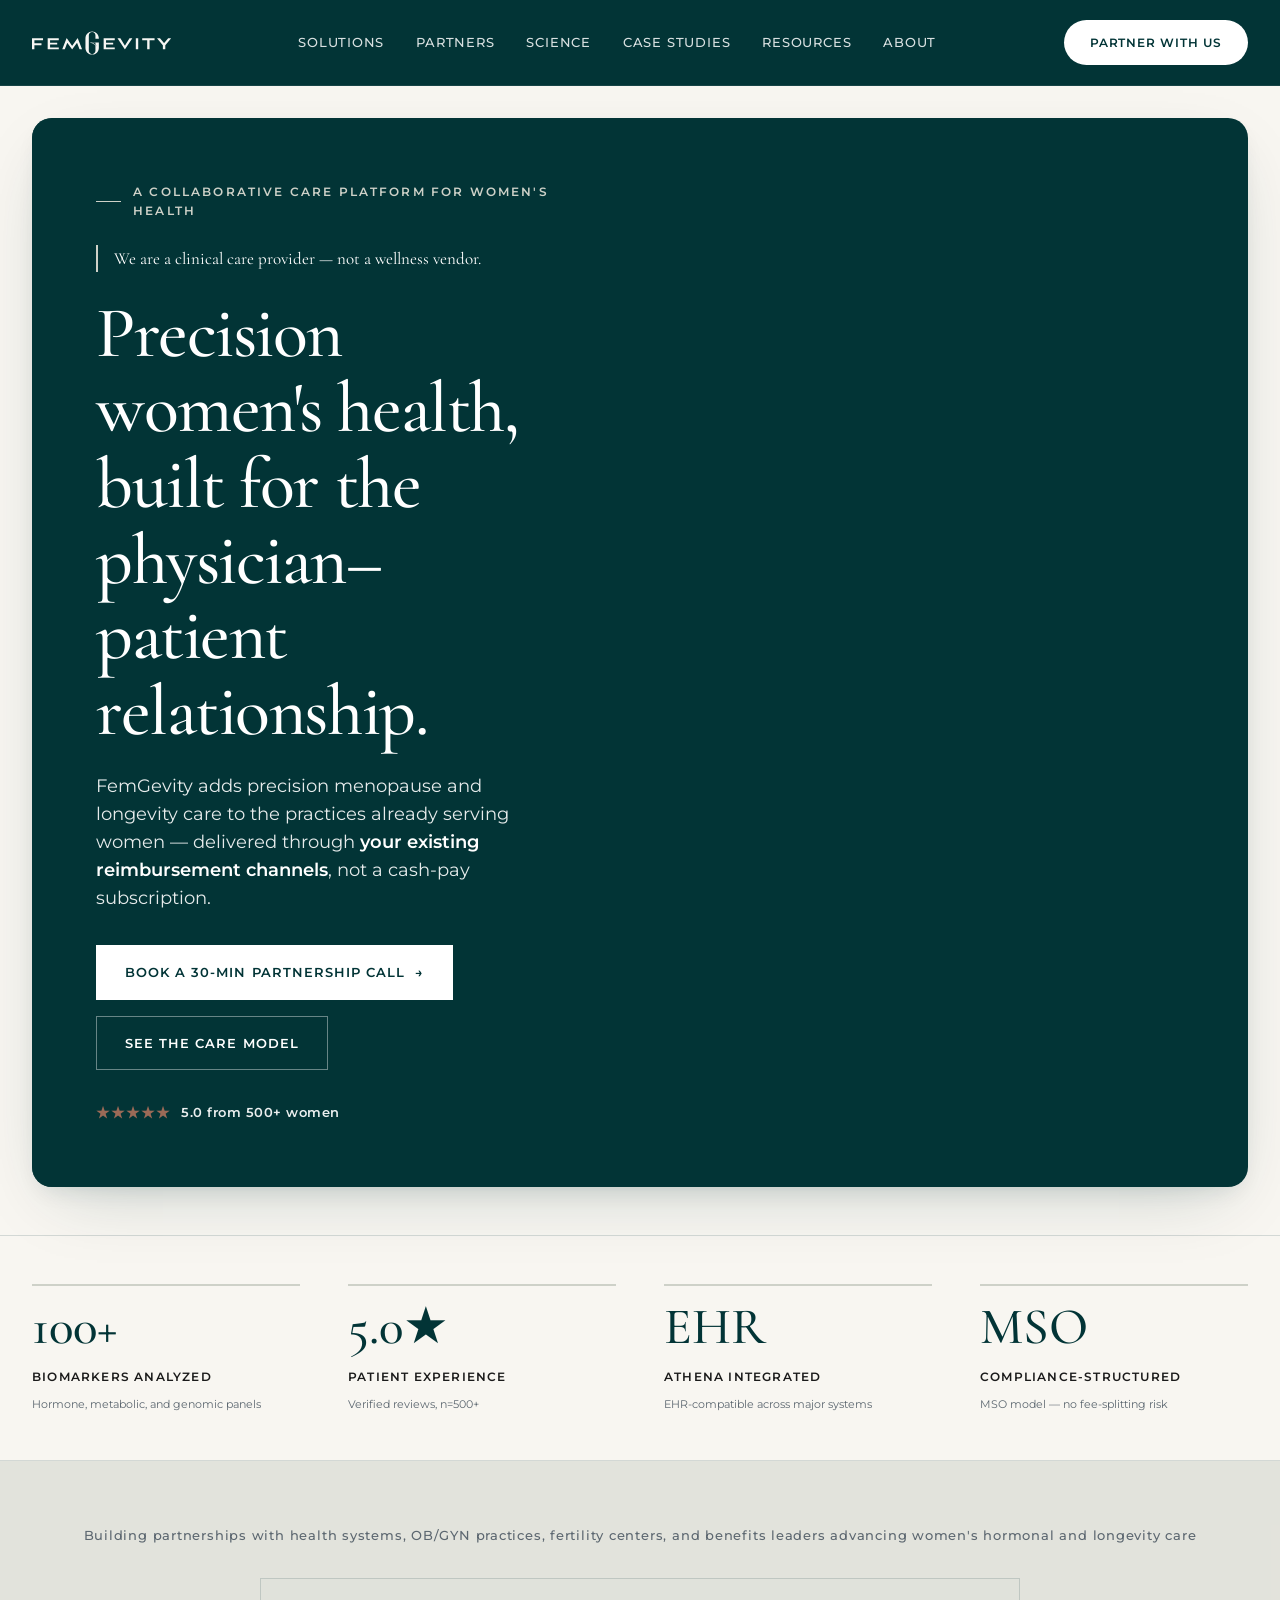
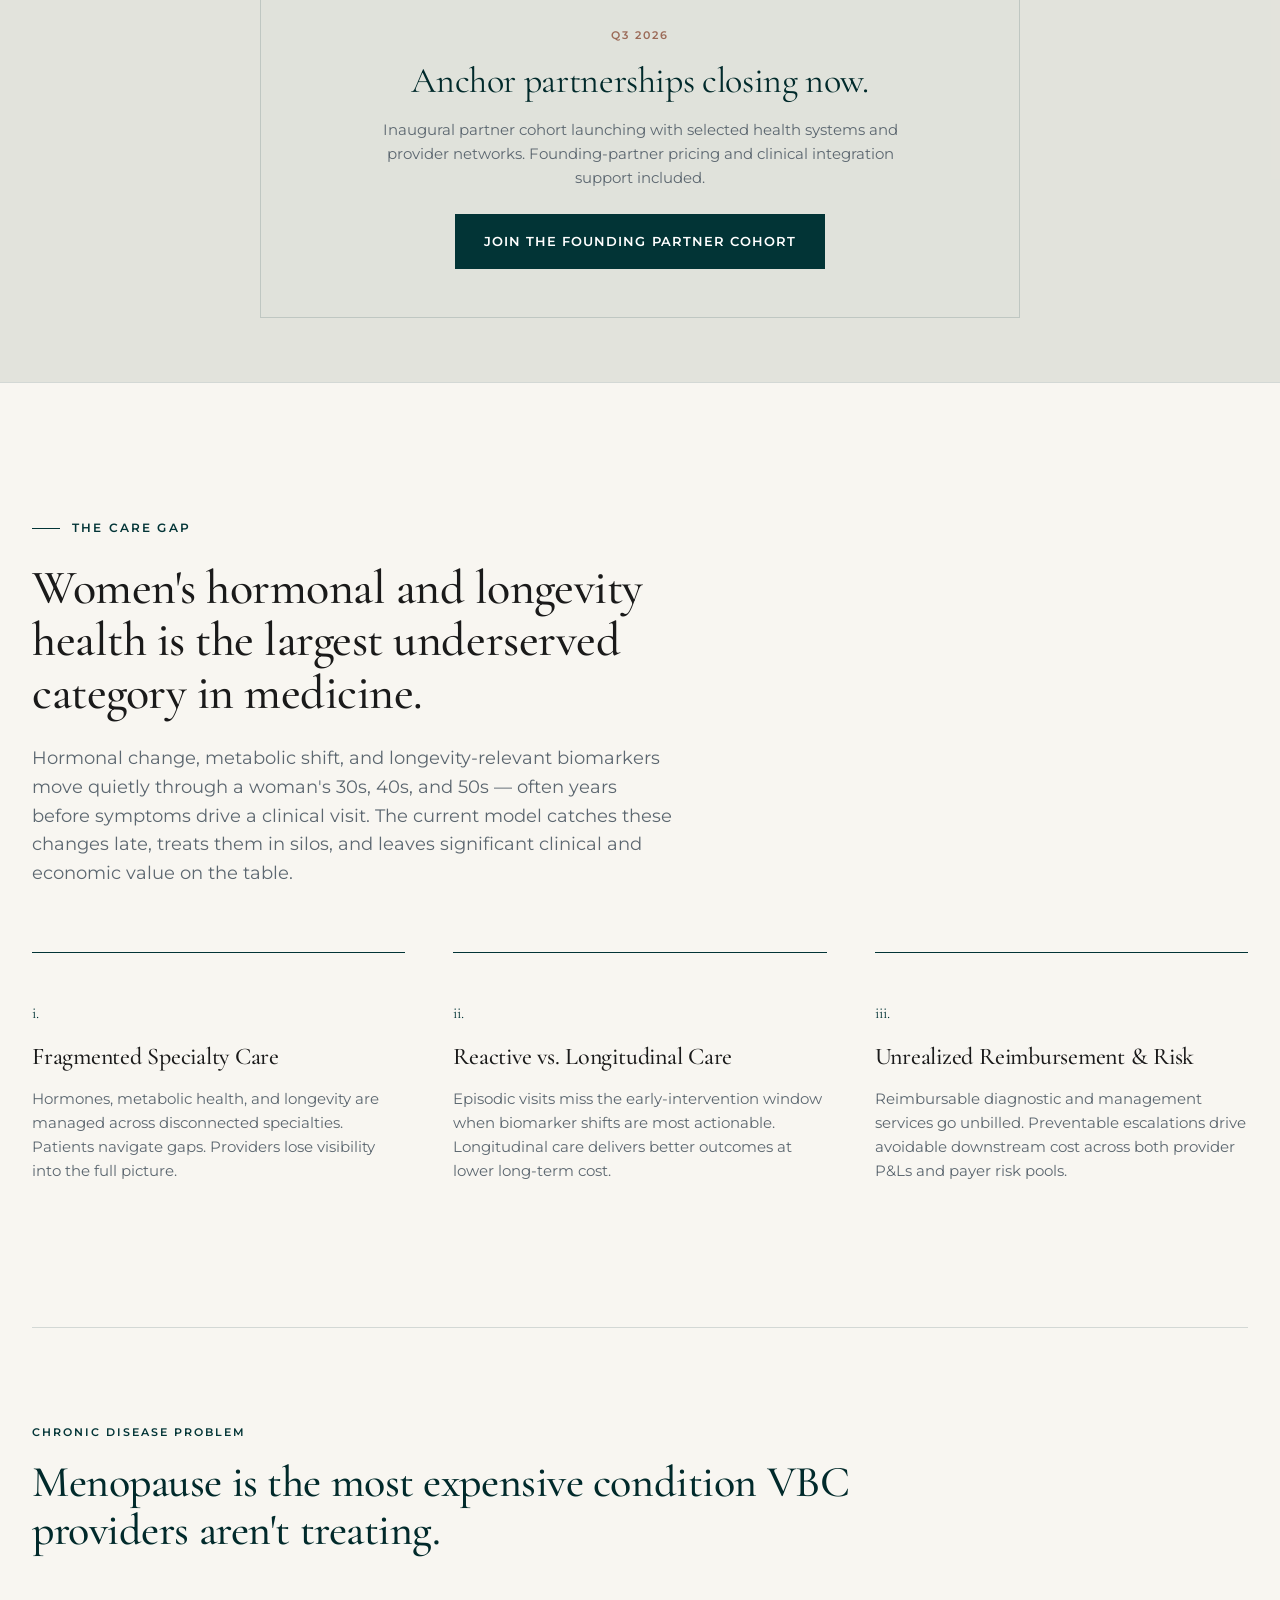
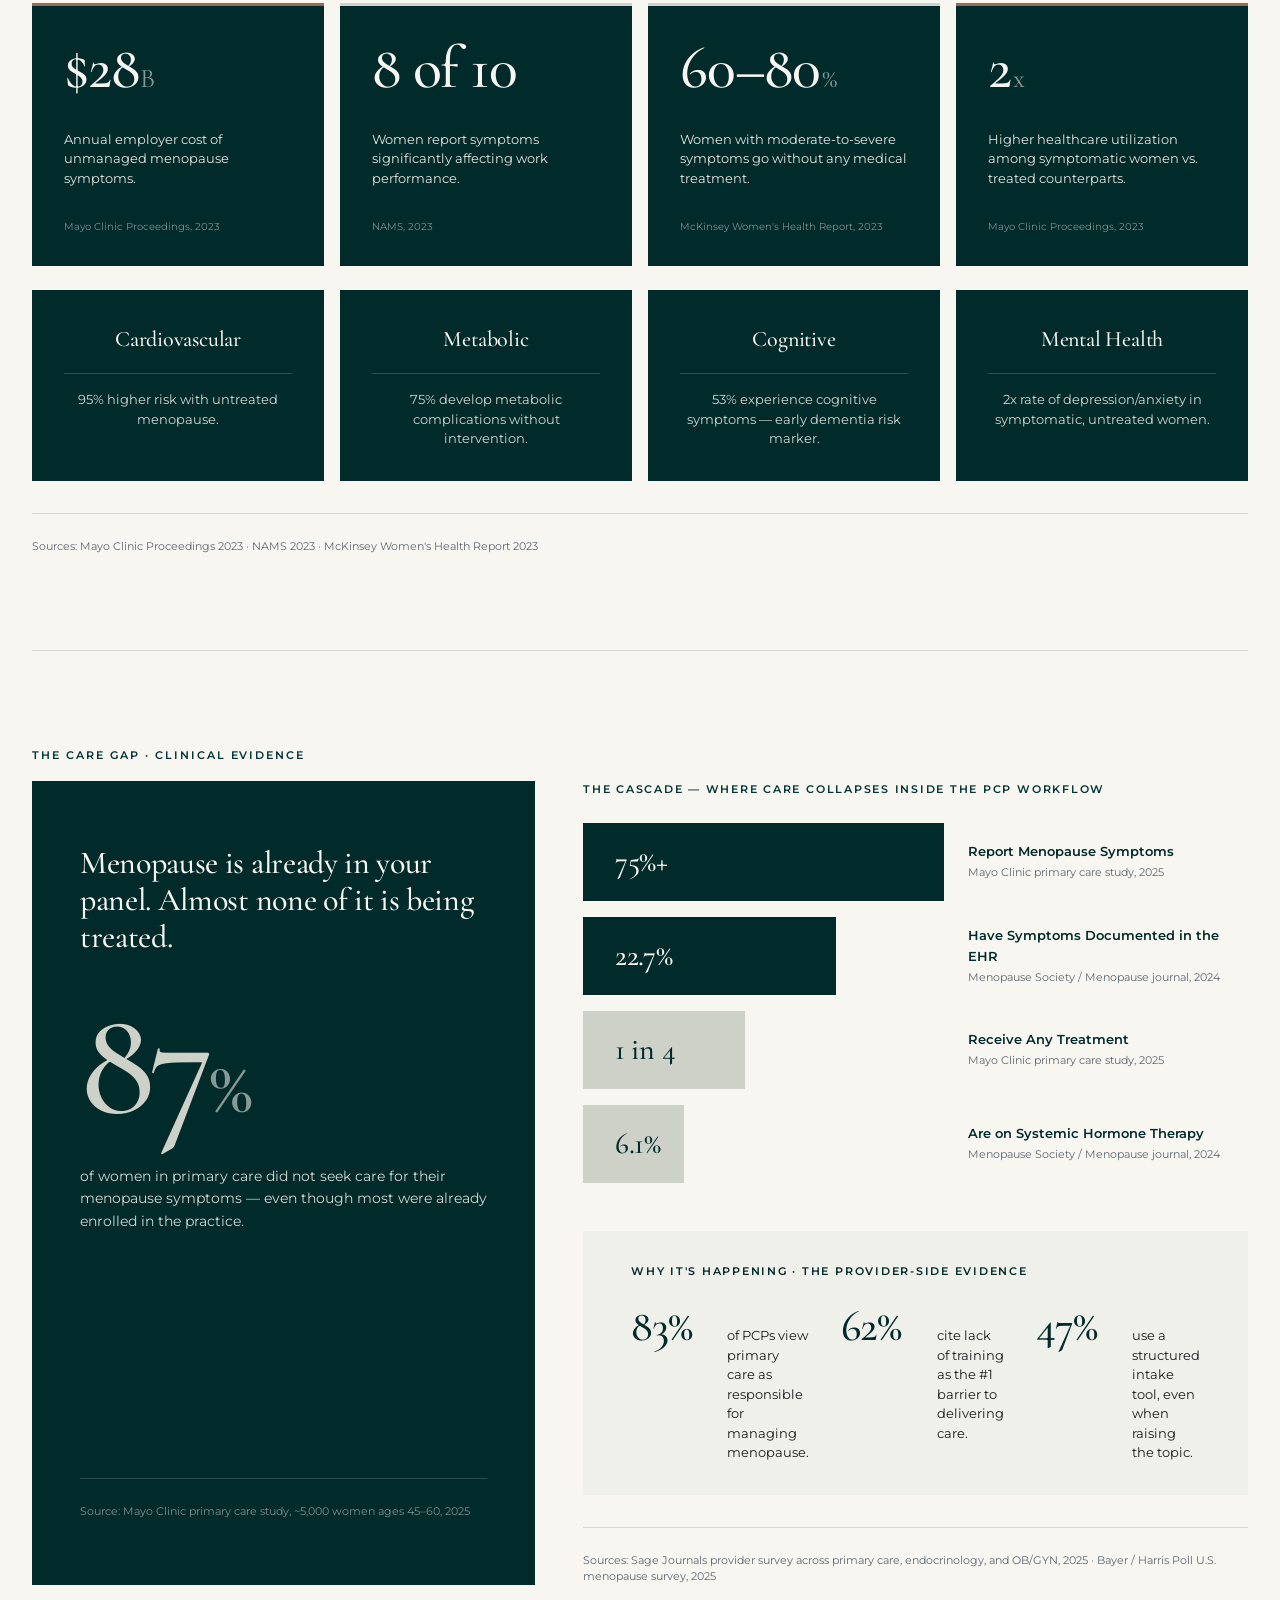
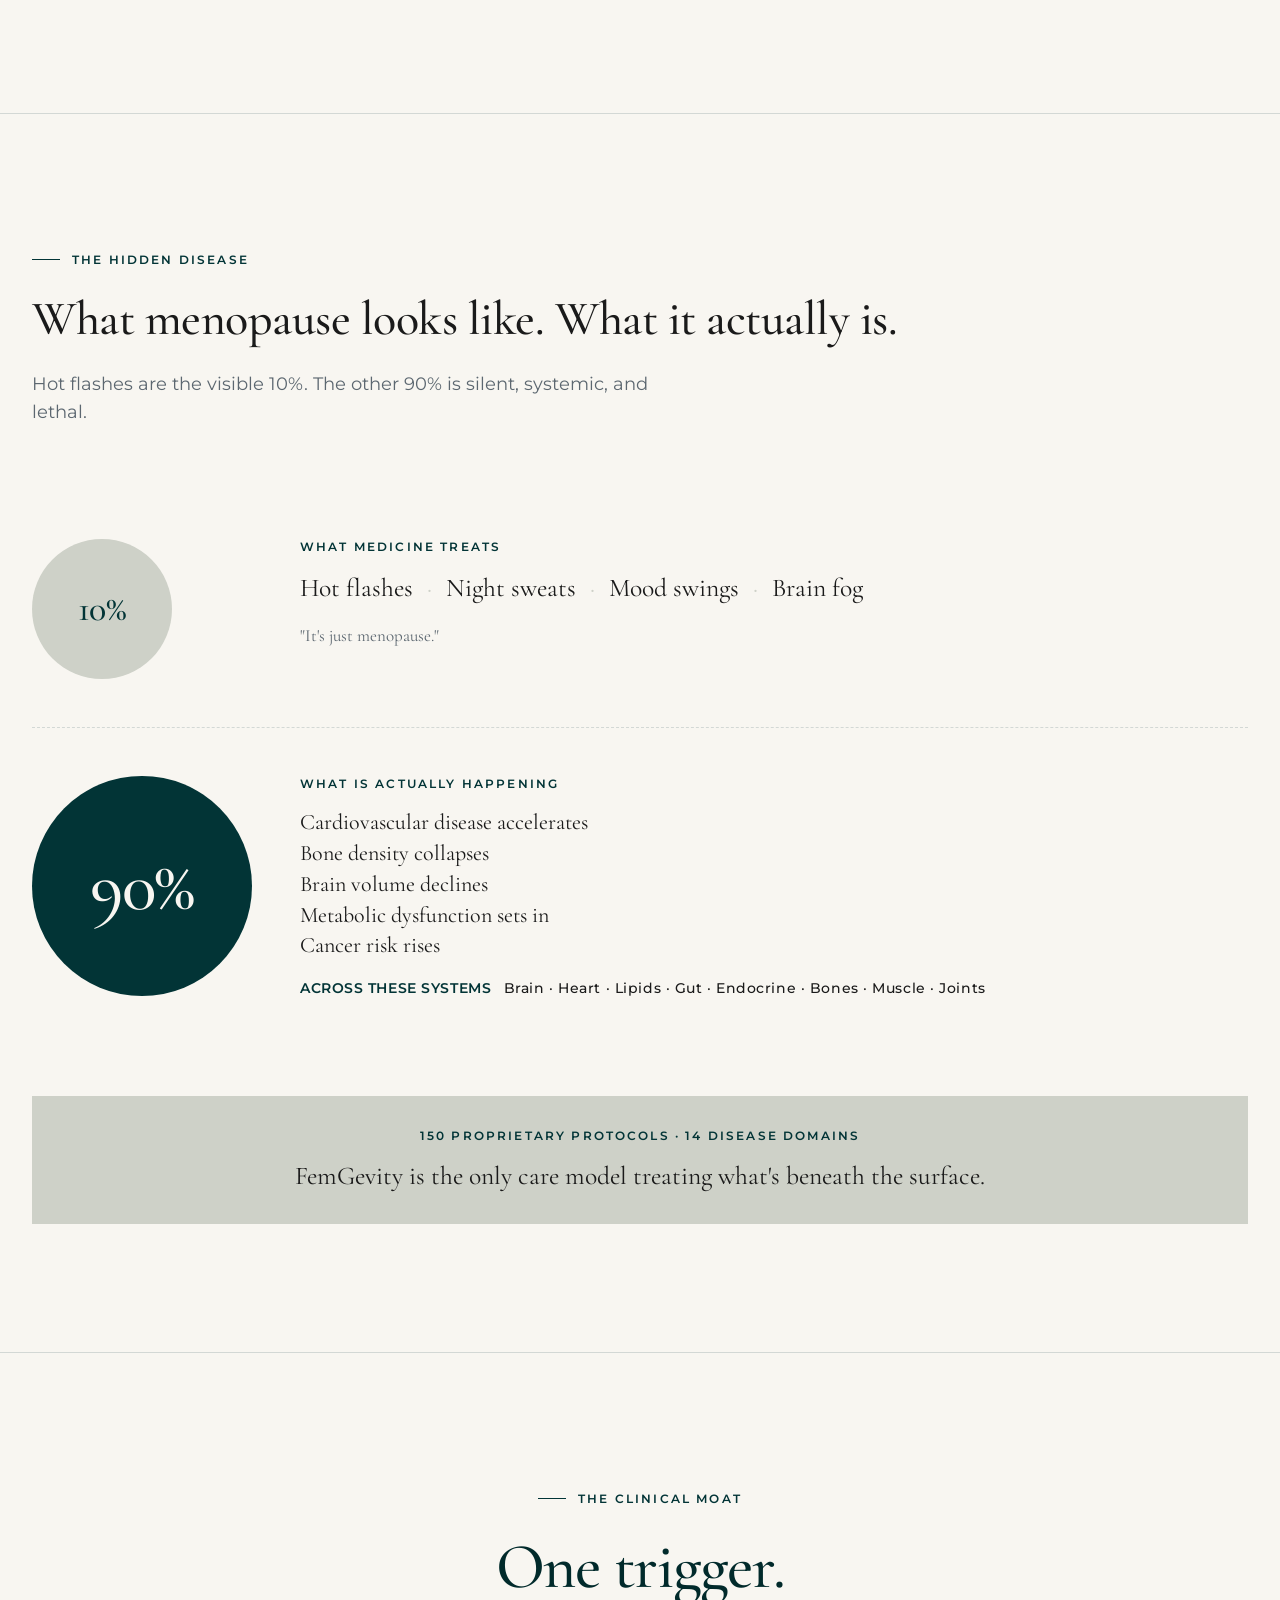
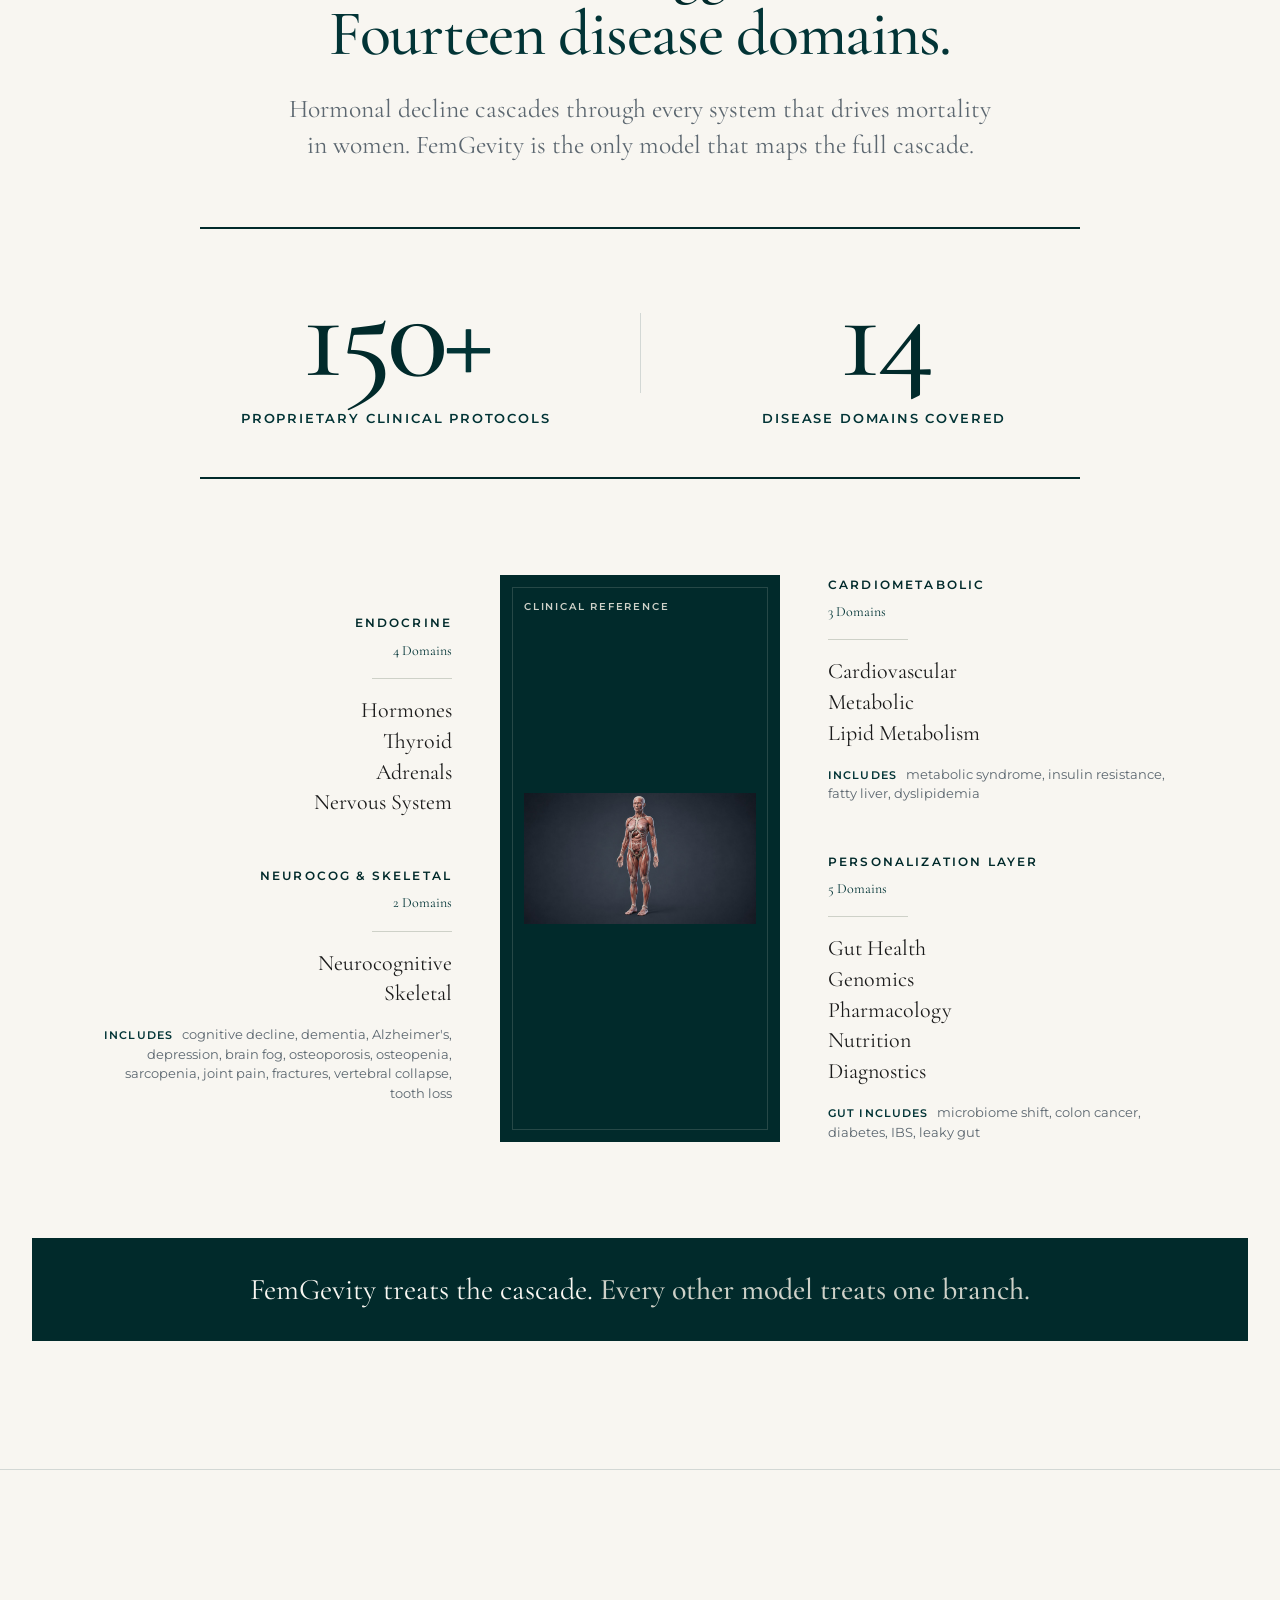
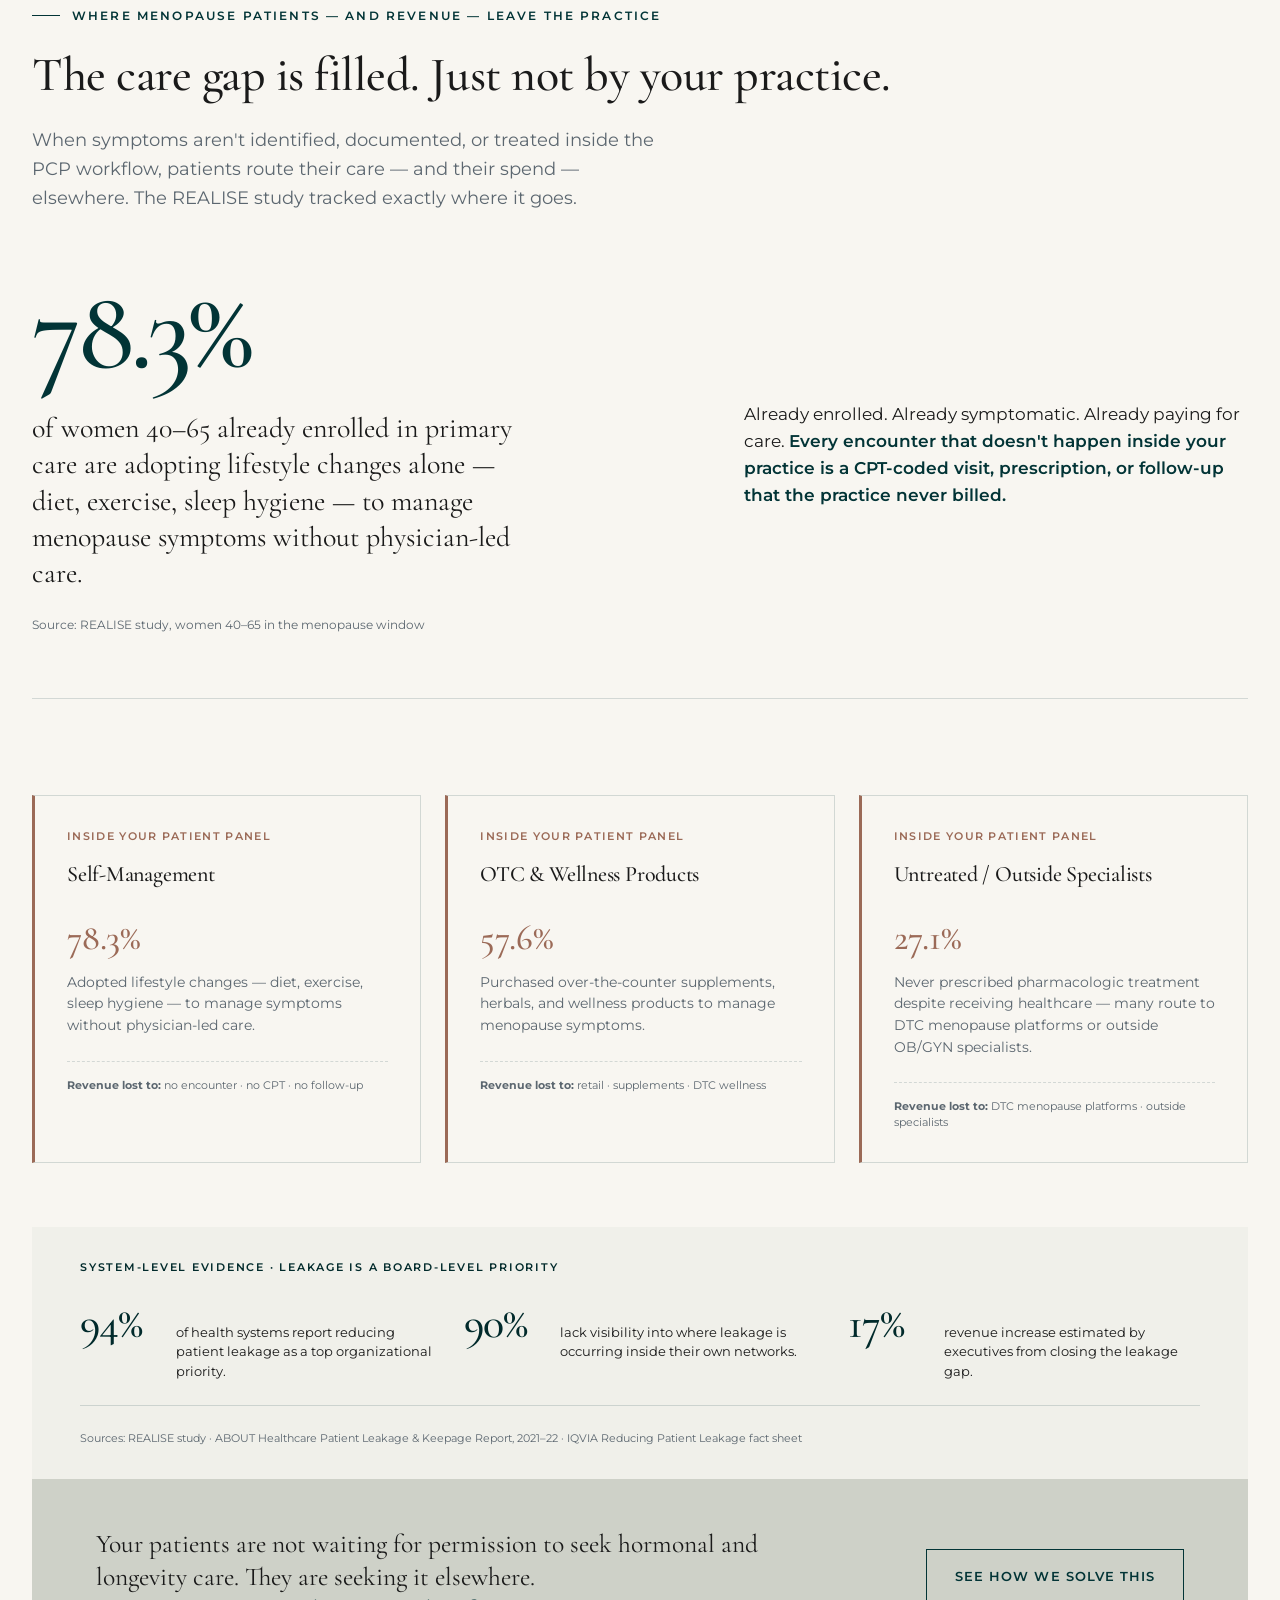
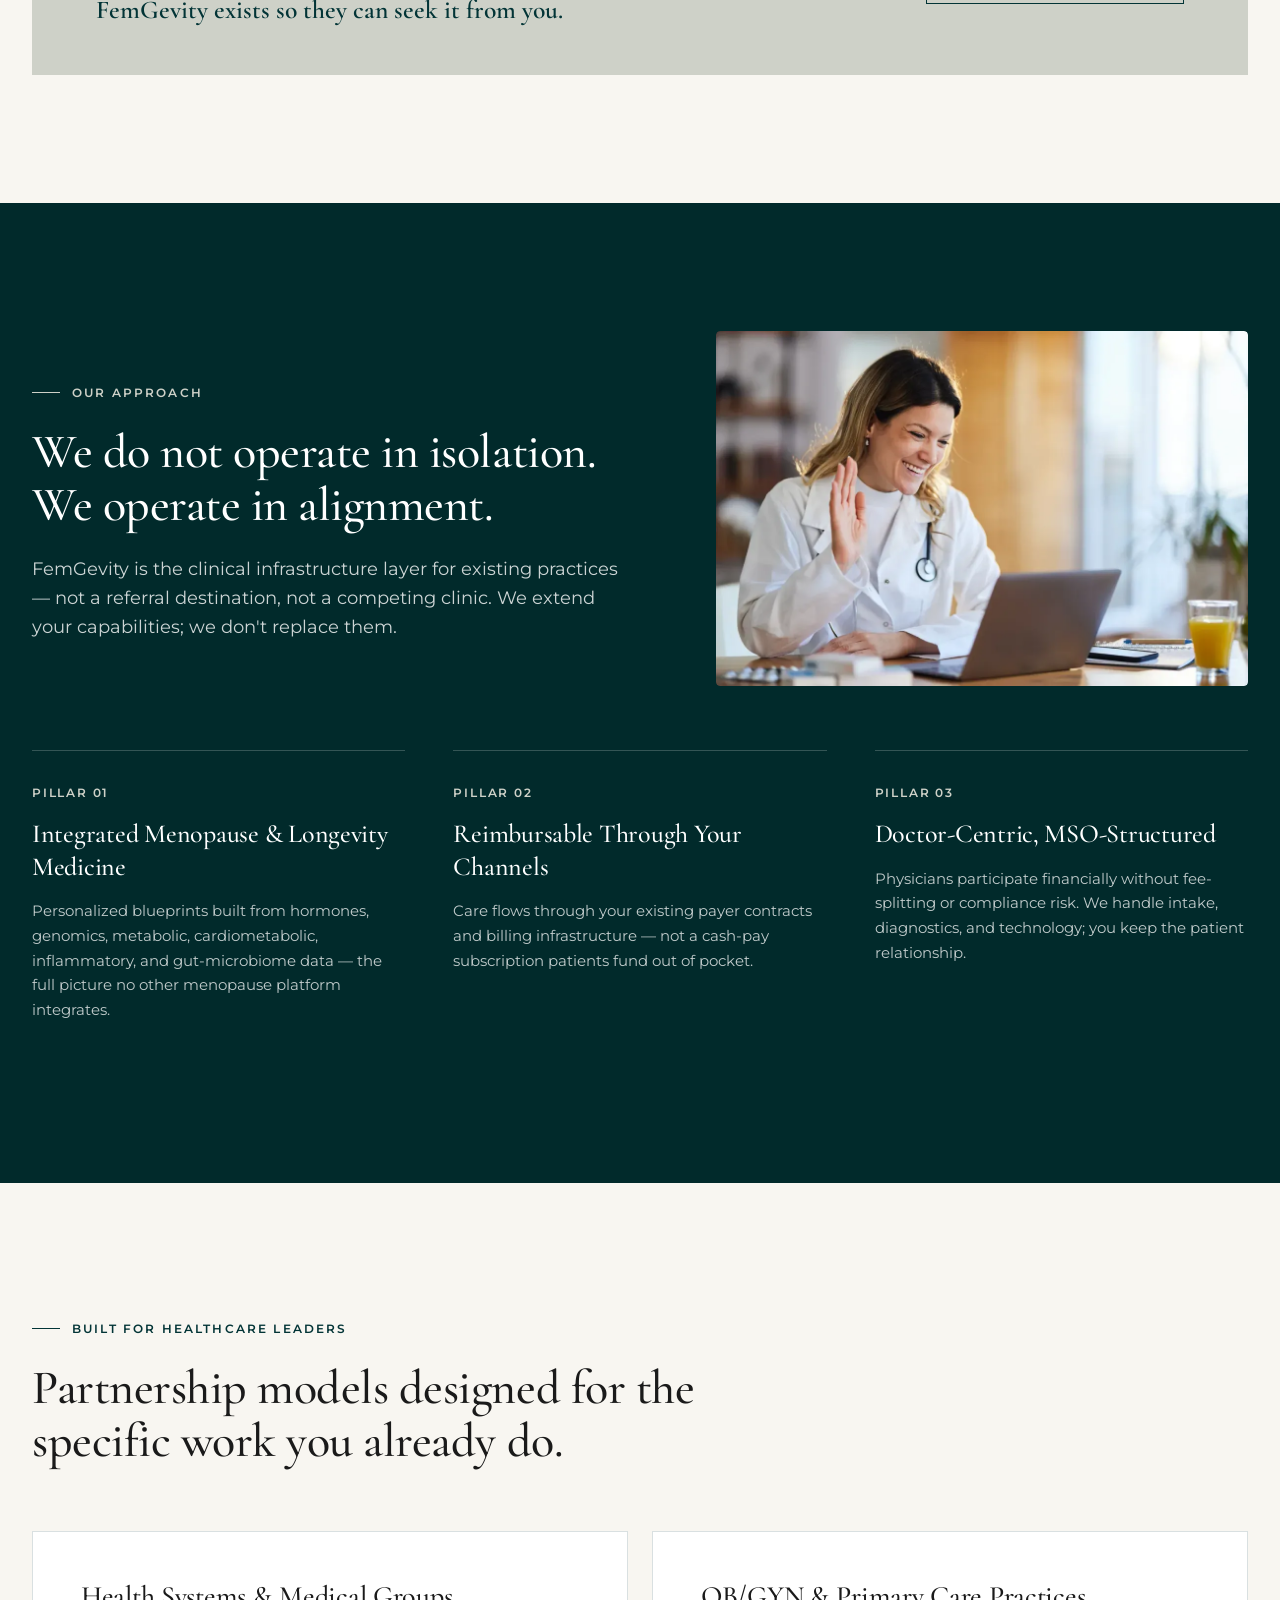
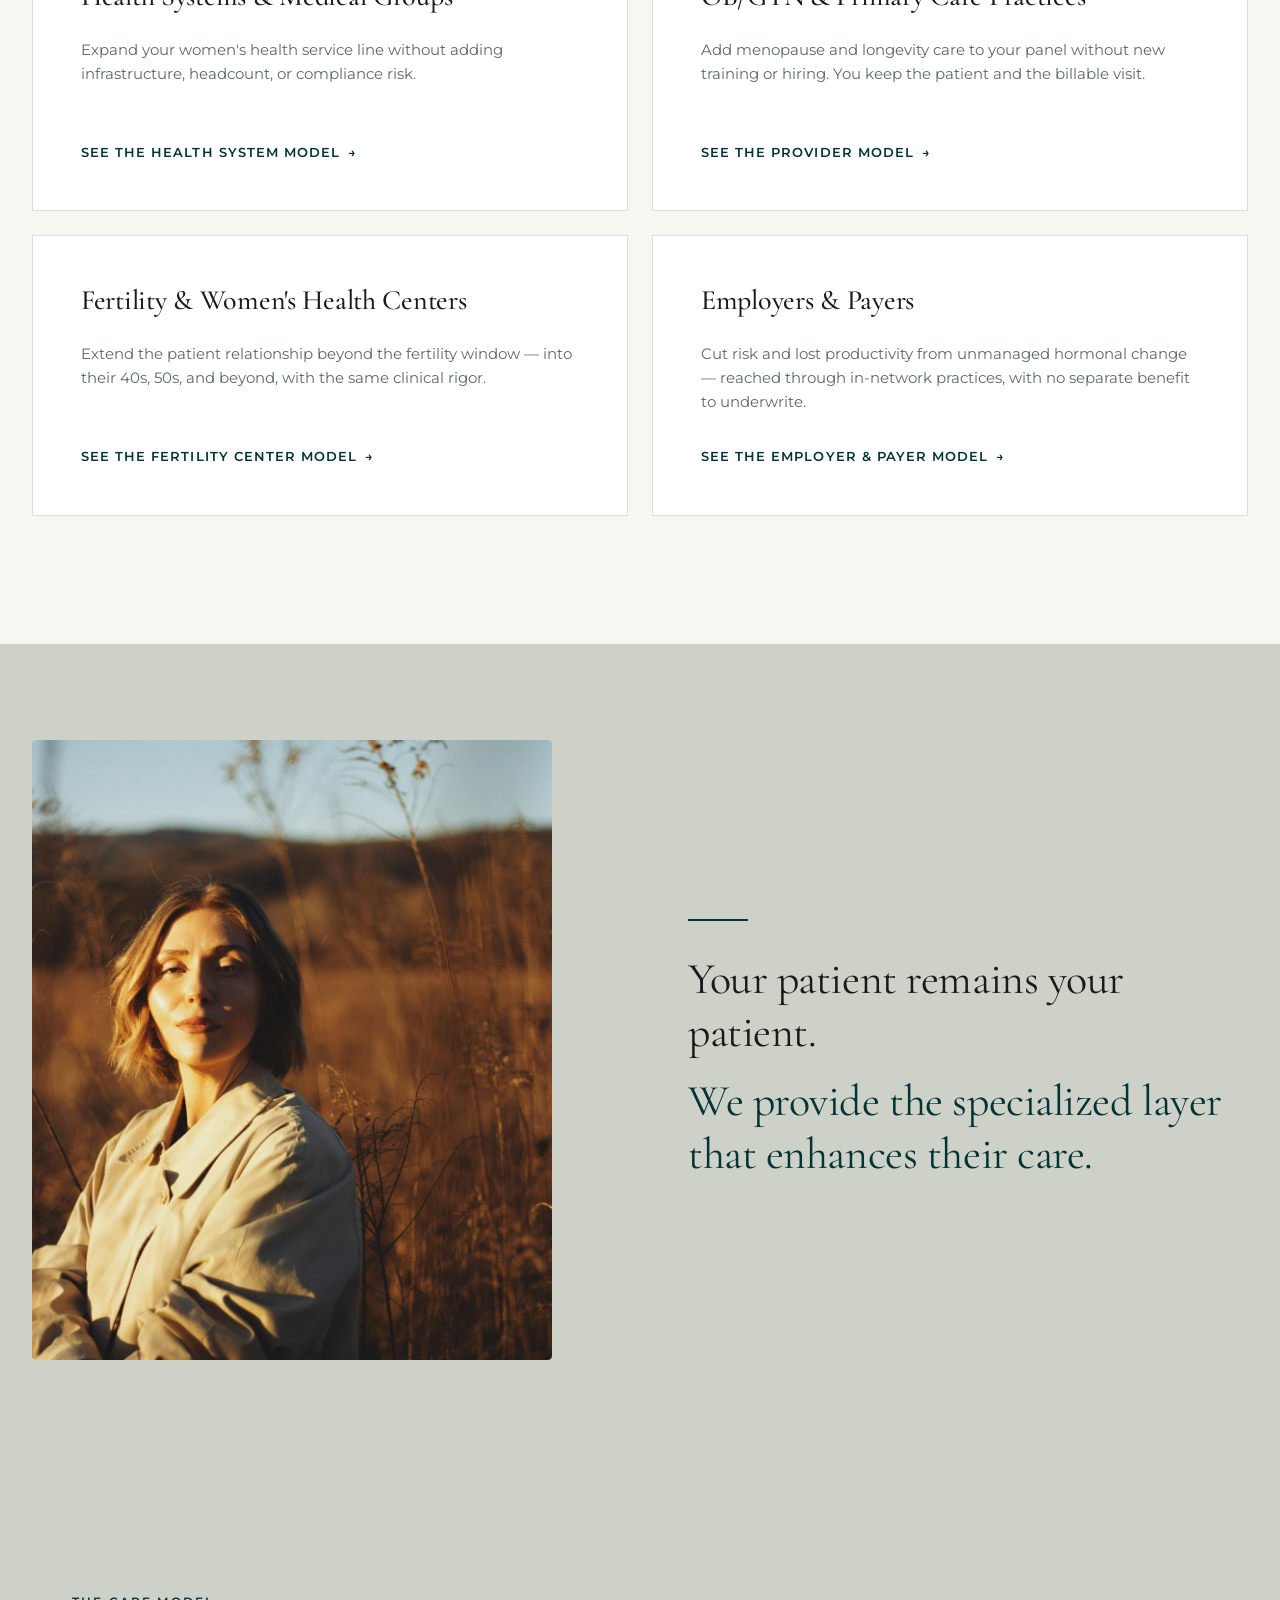
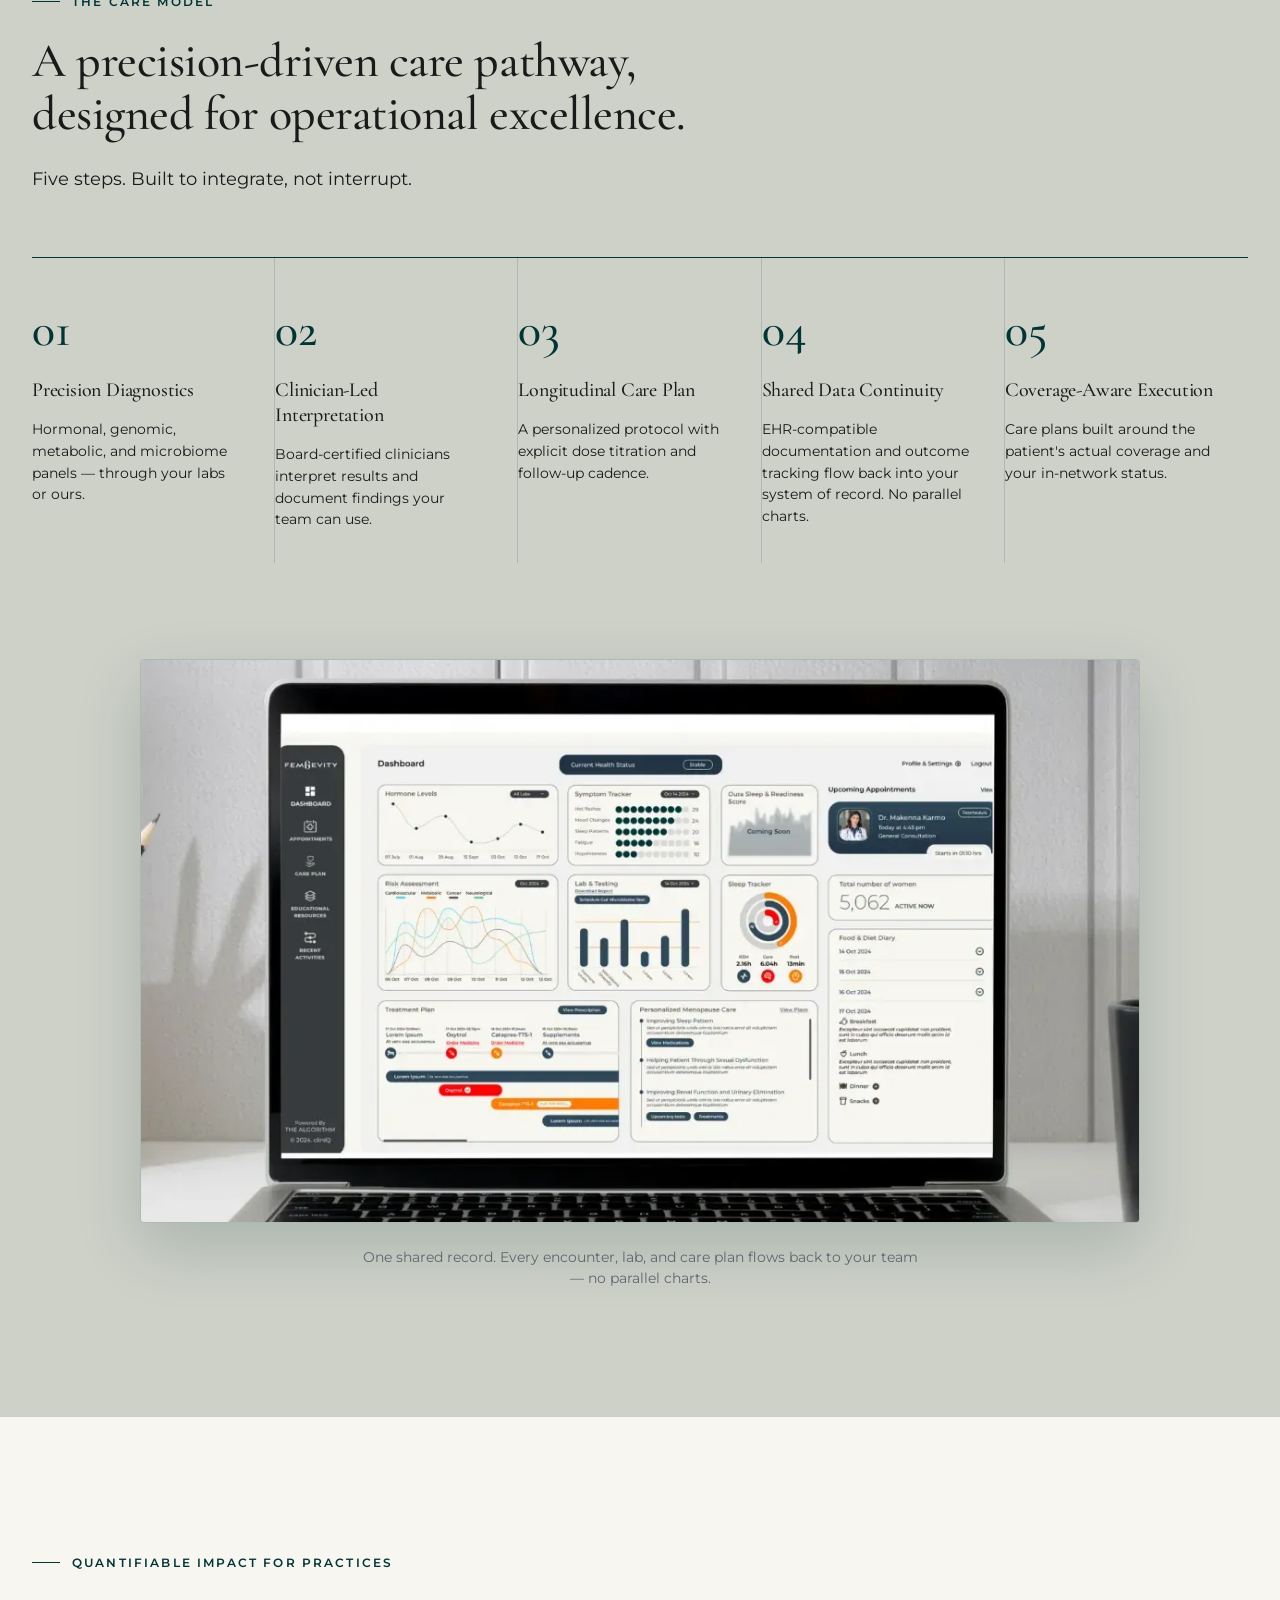
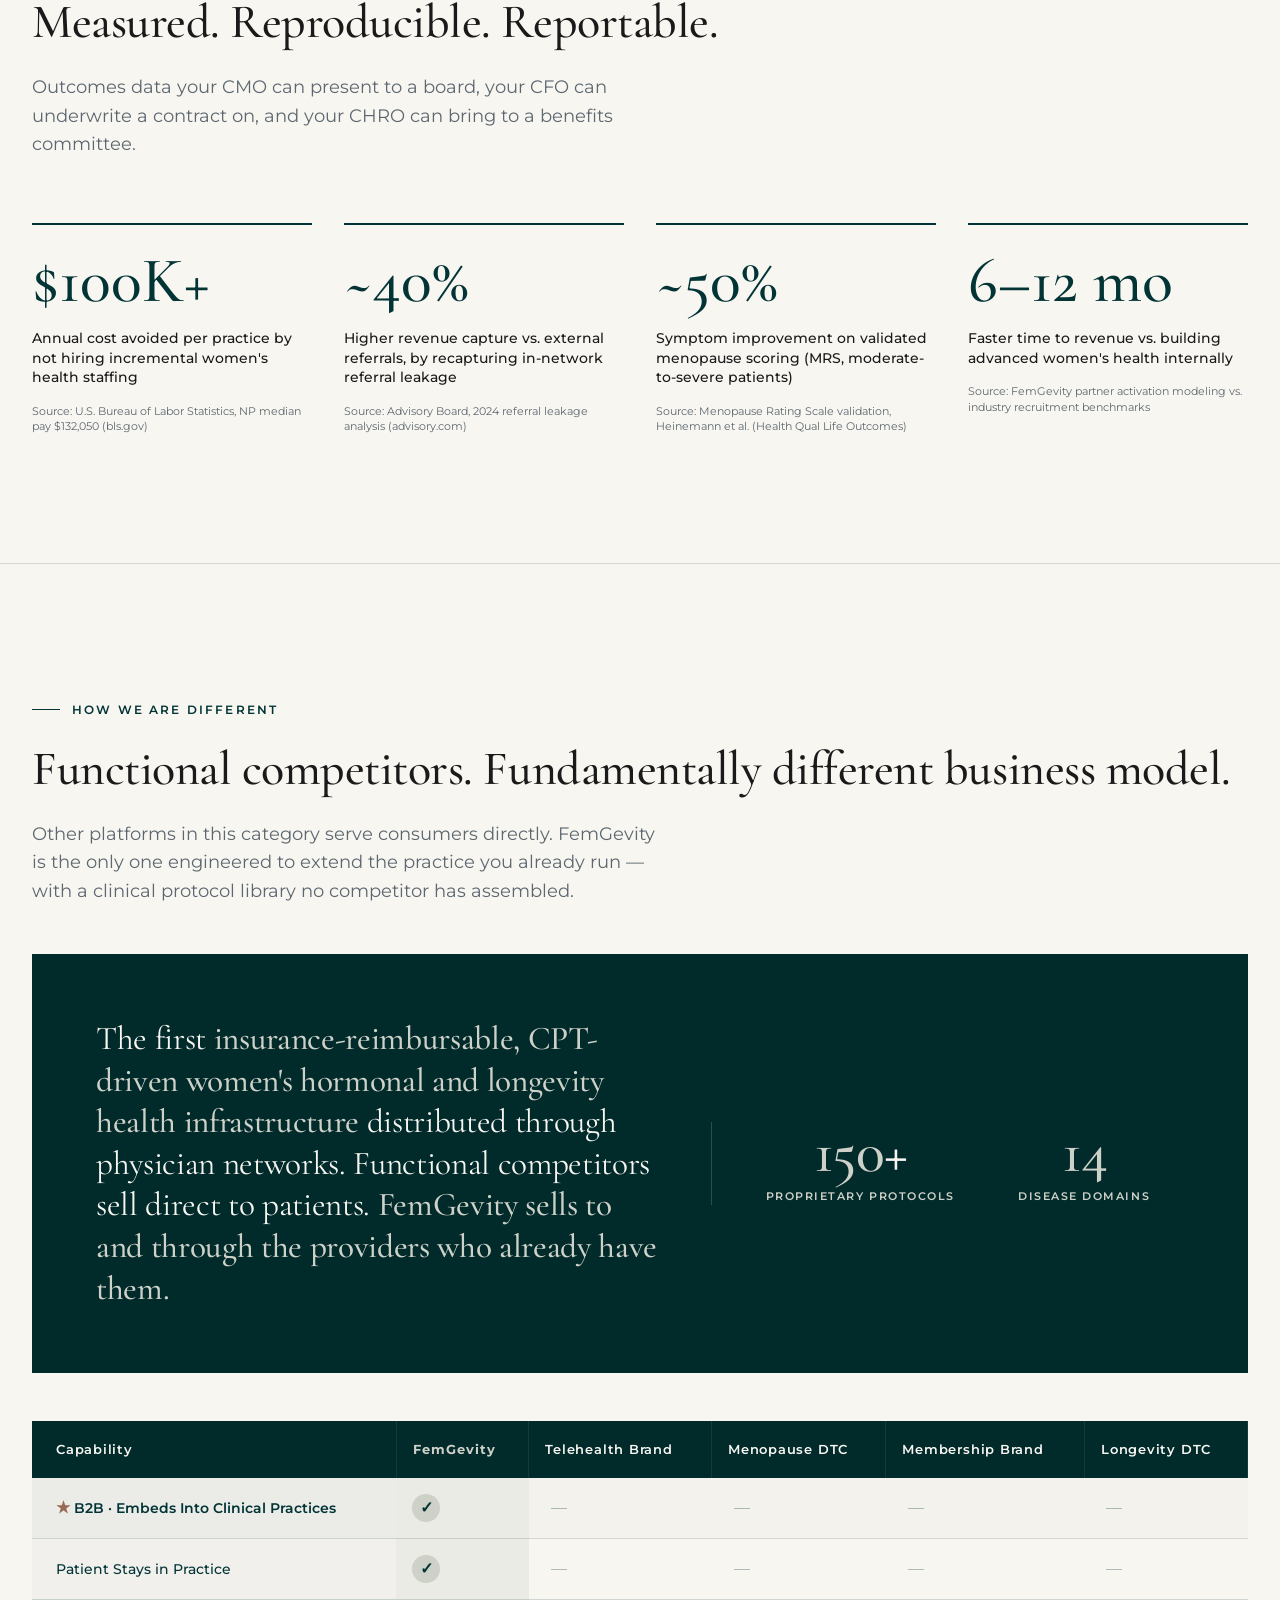
<file: index.html>
<!DOCTYPE html>
<!--
================================================================================
FemGevity B2B Homepage — V7 (Gap-Closed)
Drop-in replacement for the live prototype at femgevity.github.io/website
================================================================================

WHAT CHANGED FROM THE LIVE PROTOTYPE (V3.1/V4 build → V17 SINGLE-FILE):

V17 (CURRENT) — UX/UI GAP ANALYSIS RECOMMENDATIONS IMPLEMENTED

  Per the v16 UX/UI gap analysis, this build closes six of the gaps identified
  as buildable in HTML/CSS without requiring founder-provided assets.

  A. STRUCTURED INTAKE FORM
     Replaced the simple "Book a Partnership Call" CTA buttons with a real
     7-field intake form embedded inside the Final CTA section (#partnership).
     Fields: Name, Work Email, Organization, Role (7 options), Female Panel
     Size (6 brackets), Primary EHR (7 options), Current Menopause Offering
     (4 states), Context (optional textarea).
     The form's onsubmit currently triggers an alert() placeholder. Developer
     must wire to HubSpot / Calendly / Marketo before launch.

  B. FOUR AUDIENCE SUB-PAGES BUILT AS IN-PAGE SECTIONS
     - #for-health-systems
     - #for-providers
     - #for-fertility-centers
     - #for-employers
     Each follows the same template: back-to-models link, eyebrow, H2 headline,
     lede, 3 value cards (numbered 01/02/03, deep slate background, Surf Green
     top border), 3-question FAQ block, and audience-specific closing CTA band
     routing back to the partnership form.
     Pages alternate background (Spring White / Surf Green wash) for visual
     rhythm. All four audience selector cards on the homepage and the four
     footer links are wired to anchor down to these sections.

  C. CASE STUDIES PLACEHOLDER SECTION (#case-studies)
     Added Case Studies as the 4th nav item. The section currently carries
     an honest placeholder reading "First studies releasing Q4 2026" with
     a CTA to request access. When the first 1-3 partner case studies exist,
     replace the placeholder with the case study cards.

  D. HONEST PARTNER TRUST TREATMENT
     Replaced the 6 dashed-border placeholder logos with an honest
     "Anchor partnerships closing now" treatment featuring Q3 2026 eyebrow,
     headline, supporting body copy, and a "Join the Founding Partner Cohort"
     CTA. This is more credible than 6 obviously-empty boxes and converts
     the visual gap into a sales narrative.
     When 3-5 anchor logos exist, replace the .partnership-status block
     with a logo grid.

  E. RESOURCE DOWNLOAD MICRO-CONVERSION
     Added a deep-slate email-gated download CTA at the end of the Resources
     section. Captures email for the State of Women's Health & Longevity
     Care 2026 annual report. onsubmit currently triggers an alert()
     placeholder; wire to email capture / marketing automation before launch.

  F. CASE STUDIES NAV LINK ADDED
     Nav now reads: Solutions, Partners, Science, Case Studies, Team,
     Resources, About (7 items). Same single-file anchor-scroll pattern.

  WHAT WAS NOT BUILT (REQUIRES FOUNDER INPUT, NOT HTML/CSS):
     • Real anchor partner logos
     • Real Medical Advisory headshots (12) and CMO bio
     • State of Women's Health & Longevity Care 2026 PDF (authored content)
     • Real anchor partner case studies
     • Internal FemGevity outcome data (currently using Milliman, Sarrel,
       Optum, ABOUT Healthcare, IQVIA, Mayo Clinic third-party data)
     • Commissioned medical illustration (anatomy-hero.jpg is reference)
     • Form integrations (HubSpot, Calendly, email capture) — developer task
     • Full Lighthouse audit on mobile and desktop — developer task

V16 — CLAY ACCENT INTRODUCED
V15 — CARE GAP EXPANSION + VBC REDESIGN + LEAKAGE DATA

  • NEW BRAND COLOR: --clay #9B6A57
    A warm terracotta accent introduced to break up the binary
    Slate/Surf Green palette. Decorative use only — never primary
    CTAs, headlines, nav, or body copy.

  • CLAY APPLIED IN FOUR PRECISE PLACES:
    1. VBC cost column: section header underline, tag color, and
       card top borders (replacing the peach #B5654A placeholder).
    2. Care Gap chronic disease anchor cards: 2 of 4 cards now use
       clay top borders ($28B annual cost, 2x utilization). Cards 2
       and 3 (8 of 10, 60-80%) keep Surf Green. Creates an alternating
       rhythm instead of a uniform green row.
    3. Patient Leakage cards: eyebrow, left border, and card-stat
       numbers all switch to clay (large anchor stat stays Slate Blue
       as the section's visual anchor).
    4. Differentiation table moat-row star markers (★): switched
       from Surf Green to clay so the "this is the moat" indicator
       reads distinct from the affirmative ✓ checks.

  • POLICY ON CLAY (DO NOT VIOLATE):
    Clay is the "cost / warning / category-marker" accent.
    Surf Green is the "affirmative / solution / outcome" accent.
    Slate Blue is the "interaction / nav / primary action" anchor.
    Slate Deep is the "statement / inverted-dark surface" anchor.
    Spring White is the page canvas. Black is body copy.
    Adding clay anywhere outside these four use cases dilutes
    the system.

V15 — CARE GAP EXPANSION + VBC REDESIGN + LEAKAGE DATA

  A. VBC SECTION COMPLETELY REDESIGNED (3RD ITERATION)
     — Section background flipped from deep slate to Spring White.
     — 10 deep-slate cards in a 2-column grid replace the ledger format.
     — Cards alternate: cost (left) / savings (right), 5 rows deep.
     — Cost cards use peach top-border accent; savings cards use Surf Green.
     — Section header row above the grid: "Without FemGevity / What the System
       Pays" on the left, "With FemGevity / VBC Savings for the Practice"
       on the right, each with its own colored underline.
     — Pull-quote added to lede: "Hormonal decline cascades through every
       system that drives mortality in women."
     — Protocol mechanism band (150/14) preserved at top, restyled for
       light background.

  B. THE CARE GAP SECTION EXPANDED WITH TWO NEW SUB-BLOCKS

     (1) Chronic Disease Problem (from founder slide):
         — Headline: "Menopause is the most expensive condition VBC providers
           aren't treating."
         — 4 anchor stat cards: $28B annual employer cost, 8 of 10 work
           performance impact, 60-80% untreated, 2x utilization.
         — 4 disease cards: Cardiovascular (95% higher risk), Metabolic (75%
           complications), Cognitive (53% symptoms), Mental Health (2x rate).
         — Sources: Mayo Clinic Proceedings 2023, NAMS 2023, McKinsey 2023.

     (2) Panel Evidence (from founder slide):
         — Headline: "Menopause is already in your panel. Almost none of it
           is being treated."
         — Two-column layout: 87% anchor stat block on the left (Mayo Clinic
           primary care study, ~5,000 women); cascade workflow on the right
           showing 75%+ → 22.7% → 1 in 4 → 6.1% as decreasing-width bars.
         — Provider-side evidence band: 83% / 62% / 47% on the why.
         — Sources: Sage Journals 2025, Bayer / Harris Poll 2025.

  C. PATIENT LEAKAGE SECTION REBUILT WITH REAL DATA
     — All 4 placeholder statistics replaced with REALISE study data:
        - Anchor was [XX]% → now 78.3% (REALISE)
        - Card 1 was $[XXX] → now 78.3% Self-Management
        - Card 2 was $[X,XXX] → now 57.6% OTC & Wellness Products
        - Card 3 was $[XX]/mo → now 27.1% Untreated / Outside Specialists
     — New section eyebrow: "Where Menopause Patients — and Revenue — Leave
       the Practice."
     — New system-level evidence block added: 94% / 90% / 17% from ABOUT
       Healthcare Patient Leakage Report and IQVIA fact sheet.
     — Sources are now real and defensible.
     — Competitors NOT named in the live copy (source slide names
       "Midi · Winona · Evernow" but per brand policy these stay internal).

  D. DEEP SLATE (#023436 / #023426) USAGE EXTENDED
     — All new card backgrounds in Care Gap sub-blocks use deep slate.
     — VBC card backgrounds use deep slate.
     — Anchor stat blocks use deep slate.
     — Consistent with V11's deep slate hierarchy expansion.

V14 — THREE FIXES (anatomy, italic, VBC ledger)
V13 — ANATOMICAL HERO IMAGE
V12 — PROTOCOLS MOAT ELEVATED
V11 — DEEP SLATE COLOR EXTENSION
V10 — SINGLE-FILE ARCHITECTURE

  • ANATOMY IMAGE EMBEDDED AS BASE64 DATA URL.
    The file uploaded as anatomy-hero.png was actually a JPEG (filename
    mismatch). To prevent any future broken-image issues regardless of
    deployment path, the image is now embedded directly in the HTML as a
    base64 data URL (image/jpeg, ~99KB). The HTML file is now fully
    self-contained — no asset directory required for the anatomy figure.
    The standalone JPG file is also available at assets/img/anatomy-hero.jpg
    if you prefer to externalize it later.

  • NO ITALIC ANYWHERE ON THE SITE (BRAND DECISION).
    Added global CSS override after the universal reset:
      * { font-style: normal !important; }
      em, i, cite, address { font-style: normal !important; }
    This overrides every italic declaration in the CSS below AND any
    <em> or <i> tags in the markup. The brand now reads as more direct
    and declarative — on-strategy with the clinical-platform register.
    DO NOT remove this rule.

  • VBC COMPARISON REDESIGNED.
    Replaced the colored stat-block treatment with an editorial evidence
    ledger:
      - Each row now has an index (01, 02, 03...), large display-serif
        stat, primary claim line, and supporting detail line.
      - Cost column uses muted peach accent (#E8B89D) for stats —
        clinical fact ledger, not alarmist red blocks.
      - Savings column uses Surf Green for stats — affirmative without
        being sales-pitchy.
      - Single thin divider between columns reinforces before/after.
      - Tag labels ("Without FemGevity" / "With FemGevity") moved to
        small caps tag treatment beside the column header.
    The five claims per column are unchanged. The data is unchanged.
    Only the visual hierarchy is upgraded.

V13 — ANATOMICAL HERO IMAGE
V12 — PROTOCOLS MOAT ELEVATED
V11 — DEEP SLATE COLOR EXTENSION
V10 — SINGLE-FILE ARCHITECTURE

  • SVG SILHOUETTE REPLACED with realistic anatomical reference figure.
    The flat shape with letter markers (B, T, ♥, L, G, Bo) was clinically
    insufficient — the realistic figure signals "medical infrastructure"
    the way a journal cover would.

  • NEW ASSET DEPENDENCY:
      Path: assets/img/anatomy-hero.png
      Original file: ChatGPT_Image_May_31__2026__11_07_08_AM.png (uploaded)
      Already placed in /assets/img/ for deployment.

  • FIGURE STYLING:
    Embedded in a deep-slate "Clinical Reference" frame to provide
    contrast and editorial weight. Inner border (Surf Green at 18% opacity)
    creates a specimen-frame feel without being heavy-handed.
    Top-left label "CLINICAL REFERENCE" in small caps Surf Green.

  • PRE-LAUNCH REPLACEMENT OPTIONS:
    The current PNG is a static reference. Two upgrade paths for production:
    1. Replace with a higher-resolution medical illustration commissioned
       specifically for FemGevity (recommended within 90 days of launch).
    2. Replace with a short looped MP4 of the same figure rotating slowly
       (cinematic, higher production value, ~2-3 MB compressed).
       If using video: swap <img> for <video autoplay muted loop playsinline>
       and update the .anatomy-figure class to apply to <video>.

V12 — PROTOCOLS MOAT ELEVATED
V11 — DEEP SLATE COLOR EXTENSION
V10 — SINGLE-FILE ARCHITECTURE

  • NEW SECTION: PROTOCOLS — "One trigger. Fourteen disease domains."
    Placed between Hidden Disease and Patient Leakage (#protocols).
    This is the page's new clinical centerpiece — it surfaces what was
    previously buried as a single line in the Hidden Disease bridge band.

    Section structure:
    1. Intro: "One trigger. Fourteen disease domains." headline
    2. Moat band: 150+ Proprietary Protocols / 14 Disease Domains
       (large display-serif numbers with deep slate top/bottom borders)
    3. Anatomical diagram with female silhouette + 6 body-system markers
       (inline SVG — recreated, not the source image, for responsive scaling)
    4. Four domain quadrants surrounding the silhouette:
       - LEFT TOP: Endocrine (4 domains)
       - LEFT BOTTOM: Neurocog & Skeletal (2 domains)
       - RIGHT TOP: Cardiometabolic (3 domains)
       - RIGHT BOTTOM: Personalization Layer (5 domains)
    5. Closing bridge band on deep slate: "FemGevity treats the cascade.
       Every other model treats one branch."

  • REDESIGNED: HOW WE ARE DIFFERENT
    — FemGevity's Moat band MOVED from the bottom to the TOP of the section.
    — 150/14 proof stats integrated directly into the moat lead band.
    — Two new rows added to the comparison table: "150+ Proprietary
      Protocols" and "14 Disease Domains Covered" (both marked as
      ★ moat rows; only FemGevity shows ✓).
    — The duplicate old .diff-moat block at the bottom was removed
      (its content folded into the new lead band).

  • REDESIGNED: VALUE-BASED CARE ALIGNMENT
    — NEW protocol-mechanism band at top of section.
    — Connects 150 protocols as the MECHANISM that produces VBC savings.
    — Two-column comparison (cost vs. savings) preserved beneath.
    — Source citations preserved at the bottom.

  • RATIONALE:
    The "150 protocols / 14 disease domains" claim is FemGevity's most
    defensible moat. No competitor in this category has assembled a
    proprietary protocol library at this scale. V12 surfaces it three
    times across the page (Protocols section, Differentiation moat lead
    band, VBC mechanism band) so it cannot be missed.

V11 — DEEP SLATE COLOR EXTENSION
V10 — SINGLE-FILE ARCHITECTURE

  • NEW BRAND COLOR: --slate-deep #023436
    Added as a second anchor color alongside the existing Slate Blue (#2F4858).
    Slate Blue is retained for nav, primary buttons, headlines, and body
    accents. Deep slate is used for the page's strongest dark statements.

  • DEEP SLATE APPLIED TO FIVE INVERTED-DARK SURFACES:
    1. Our Approach section background (.identity)
    2. FemGevity's Moat band inside the Differentiation section (.diff-moat)
    3. Value-Based Care section background (.vbc)
    4. Differentiation table header row (.diff-table thead)
    5. Final CTA section background (.final-cta)

    Rationale: Deep slate is meaningfully darker (luminance 41.5 vs 67.8).
    Reserving it for the highest-emphasis surfaces creates editorial hierarchy:
    Slate Blue lives where the user INTERACTS (nav, buttons, body headlines).
    Deep slate lives where the brand makes its strongest STATEMENTS
    (the inverted dark sections that say "we are infrastructure").

  • UNCHANGED: Nav, primary buttons, footer (#1A1A1A black), and all
    other Slate Blue applications. The brand identity at the interaction
    layer is preserved.

V10 — SINGLE-FILE ARCHITECTURE — THIS IS THE CANONICAL FILE

  • EVERYTHING IS IN THIS ONE FILE.
    There is no separate team page. There is no team.html. There is no other
    HTML file required for the homepage or team to function. Deploy this file
    as index.html and you are done.

  • NAV "TEAM" LINK behavior:
    Click "Team" in the top nav → page anchor-scrolls to the embedded team
    section (#team). Smooth scroll. No page reload. No second URL.
    Sticky nav stays visible during scroll.

  • TEAM SECTION STRUCTURE (top to bottom, embedded between VBC and Resources):
    1. Centered intro with "Trained at Duke · Brown · Harvard · Yale" strip
    2. Founder & CEO (Michele Wispelwey, featured with full bio)
    3. Medical Advisory — Clinical Center of Excellence
       (Surf Green 4px top border marks this as the page's clinical anchor)
       (12-up grid: 4 cols × 3 rows of advisors)
    4. Chief Medical Officer (Mary Parman, featured slot, bio placeholder)
    5. Nurse Practitioner Team (Krissy + 3 open NP positions,
       light Surf Green wash background)

  • TEAM MEMBERS NOT INCLUDED PER FOUNDER DIRECTION:
    — Board / Deborah Gage (removed in V9)
    — Maria Colaberdino (VP Clinical Ops)
    — Kal Salem (Fractional CFO)
    — Nicholas Melchiorre (Revenue & Payer Strategy)

VERSION HISTORY (DOCUMENTATION ONLY — DO NOT REVERT)

V9 — VBC headline "$80K-$120K per 1,000 lives" removed at founder discretion.
     Per-patient data ($4,740 savings) and source citations preserved.

V8 — Three new homepage sections added: Hidden Disease, Competitor
     Differentiation (competitors NEVER named), Value-Based Care Alignment.

V7 — Hero H1 set to "Precision women's health, built for the
     physician–patient relationship." Title, meta description, footer updated.

V6 — Vocabulary policy applied: zero instances of "midlife" in any
     FemGevity-authored copy. DO NOT reintroduce this word.

V5 — Patient Leakage section added between Care Gap and Our Approach.
     Contains FOUR placeholder statistics that MUST be replaced before
     production launch: [XX]%, $[XXX], $[X,XXX], $[XX]/mo.

V4 — Resource Hub lead card upgraded to "The State of Women's Health
     & Longevity Care" annual benchmarking report (mirrors Maven playbook).

V3.1 — Mailto regressions removed. Final CTA secondary now → #resources
       (download annual report). Footer Partnerships link → #partnership.

  A. NEW SECTION: HIDDEN DISEASE (between Care Gap and Patient Leakage)
     — "What menopause looks like. What it actually is."
     — 10% visible / 90% beneath the surface visual framework.
     — Closes with "150 Proprietary Protocols · 14 Disease Domains" trust signal.

  B. NEW SECTION: COMPETITOR DIFFERENTIATION (between Quantifiable Impact and VBC)
     — Comparison table with 9 capability rows.
     — Competitors are NOT named — labeled by category only:
       "Telehealth Brand" / "Menopause DTC" / "Membership Brand" / "Longevity DTC"
     — Closes with the "FemGevity's Moat" Slate Blue band.
     — DO NOT add competitor names back into this section, ever.

  C. NEW SECTION: VALUE-BASED CARE ALIGNMENT (between Differentiation and Five Pillars)
  C. NEW SECTION: VALUE-BASED CARE ALIGNMENT
     — "FemGevity bends the total cost of care curve."
     — Two-column comparison: cost loads vs. VBC savings.
     — Sources cited: Milliman, Sarrel et al., Optum, MGH Review.
     — Note: V8 originally closed with "$80K-$120K per 1,000 lives"
       headline; removed in V9 at founder discretion.

  D. TEAM CONTENT ADDED to the homepage (V10 made this single-file).
     — Founder/CEO, Medical Advisory (12 specialists), CMO, NP team.
     — See V10 changelog above for full structure.

  E. NAV: Added "Team" link.
     V8: routed to a separate team.html file.
     V10 (current): routes to embedded #team section. No separate file exists.

V7 — HERO HEADLINE REFINED (Option B)
  H1: "Precision women's health, built for the physician–patient relationship."

V6 — VOCABULARY POLICY APPLIED
  Zero instances of "midlife" in any FemGevity-authored copy.
  DO NOT reintroduce the word. This is a brand decision.

V5 — PATIENT LEAKAGE SECTION ADDED
  Contains FOUR placeholder statistics that MUST be replaced before launch:
  [XX]%, $[XXX], $[X,XXX], $[XX]/mo. Sourcing checklist in V6 doc Section 6.6.

V4 — RESOURCE HUB UPGRADED
  Lead card: "The State of Women's Health & Longevity Care: A Health System
  Benchmarking Report" — annual report play, mirrors Maven.

V3.1 — MAILTO REMOVED
  Final CTA secondary now → #resources (download annual report).
  Footer Partnerships link → #partnership intake page.

PRE-LAUNCH GATE — DO NOT SHIP TO PRODUCTION UNTIL:
   ☐ Four leakage statistics sourced and inserted
   ☐ CMO photo + name + credentials + quote populated (currently placeholder)
   ☐ At least one named partner logo in the trust strip (six placeholders now)
   ☐ Resource Hub PDFs authored (download links currently route to dead paths)
   ☐ /partnership/ structured intake form built and tested
   ☐ Hero photography replaces video placeholder (or video confirmed as final)
   ☐ Verified outcomes data confirms or replaces $100K, ~40%, ~50% claims
   ☐ Legal/compliance review of all claims, especially leakage section
================================================================================
-->
<html lang="en">
<head>
<meta charset="UTF-8" />
<meta name="viewport" content="width=device-width, initial-scale=1.0" />
<title>FemGevity Health — Precision Women's Health, Built for the Physician–Patient Relationship</title>
<meta name="description" content="FemGevity is the clinical infrastructure for women's health and longevity — designed to extend the physician–patient relationship through your practice's existing reimbursement channels, not as a cash-pay subscription patients have to fund themselves." />

<!-- Google Fonts: Cormorant Garamond as fallback for The Seasons; Montserrat per brand guide -->
<link rel="preconnect" href="https://fonts.googleapis.com">
<link rel="preconnect" href="https://fonts.gstatic.com" crossorigin>
<link href="https://fonts.googleapis.com/css2?family=Cormorant+Garamond:ital,wght@0,400;0,500;0,600;1,400&family=Montserrat:wght@300;400;500;600;700&display=swap" rel="stylesheet">

<style>
/* =============================================================
   FEMGEVITY B2B HOMEPAGE — DESIGN SYSTEM
   Brand assets per FemGevity Brand Style Guide, Fall 2024
   ============================================================= */

:root {
  /* Brand colors - emerald primary (founder decision; matches femgevityhealth.com).
     The v17 design's two-tone depth is preserved: --slate-deep is a near-black
     emerald used for the "deep extension" sections; --clay is the warm accent. */
  --slate-blue: #023436;          /* deep emerald - brand primary */
  --slate-blue-light: #045a5e;    /* lighter emerald for hover/edge states */
  --slate-deep: #012a2b;          /* near-black emerald - deep extension sections */
  --slate-deep-90: rgba(1, 42, 43, 0.92);
  --clay: #9B6A57;
  --clay-15: rgba(155, 106, 87, 0.15);
  --clay-30: rgba(155, 106, 87, 0.3);
  --surf-green: #CED1C8;
  --spring-white: #F8F6F1;
  --black: #000000;
  --white: #FFFFFF;

  /* Derived utility tones - all built off the emerald primary */
  --slate-blue-90: rgba(2, 52, 54, 0.9);
  --slate-blue-70: rgba(2, 52, 54, 0.7);
  --slate-blue-50: rgba(2, 52, 54, 0.5);
  --slate-blue-15: rgba(2, 52, 54, 0.15);
  --surf-green-50: rgba(206, 209, 200, 0.5);
  --ink: #1A1A1A;
  --ink-muted: #5C6770;

  /* Typography stack — The Seasons is the brand display face;
     Cormorant Garamond is the closest Google Fonts substitute the dev can use until The Seasons is licensed */
  --font-display: 'The Seasons', 'Cormorant Garamond', 'Cormorant', Georgia, 'Times New Roman', serif;
  --font-sans: 'Montserrat', -apple-system, BlinkMacSystemFont, 'Helvetica Neue', sans-serif;

  /* Spacing scale (8px base) */
  --space-1: 8px;
  --space-2: 16px;
  --space-3: 24px;
  --space-4: 32px;
  --space-5: 48px;
  --space-6: 64px;
  --space-7: 96px;
  --space-8: 128px;

  /* Layout */
  --max-width: 1280px;
  --content-pad: 32px;

  /* Corner radius scale (soft, clinical rounding) */
  --radius-xs: 4px;
  --radius-sm: 6px;
  --radius-md: 10px;
  --radius-lg: 14px;
  --radius-xl: 20px;
}

/* RESET */
*, *::before, *::after { box-sizing: border-box; margin: 0; padding: 0; }

/* V14: Brand decision — no italic anywhere on the site.
   This rule overrides every font-style: italic declaration in the CSS below
   AND any <em> or <i> tags in the markup. DO NOT remove this rule. */
* { font-style: normal !important; }
em, i, cite, address { font-style: normal !important; }
html { scroll-behavior: smooth; }
body {
  font-family: var(--font-sans);
  font-size: 16px;
  line-height: 1.6;
  color: var(--ink);
  background: var(--spring-white);
  -webkit-font-smoothing: antialiased;
  -moz-osx-font-smoothing: grayscale;
}
a { color: inherit; text-decoration: none; }
img { max-width: 100%; display: block; }

/* TYPOGRAPHY */
.eyebrow {
  font-family: var(--font-sans);
  font-size: 12px;
  font-weight: 600;
  letter-spacing: 0.18em;
  text-transform: uppercase;
  color: var(--slate-blue);
  margin-bottom: var(--space-3);
  display: inline-flex;
  align-items: center;
  gap: 12px;
}
.eyebrow::before {
  content: '';
  width: 28px;
  height: 1px;
  background: var(--slate-blue);
  display: inline-block;
}

h1, h2, h3, h4 {
  font-family: var(--font-display);
  color: var(--ink);
  letter-spacing: -0.01em;
  font-weight: 500;
}

h1 {
  font-size: clamp(40px, 6vw, 72px);
  line-height: 1.05;
  letter-spacing: -0.02em;
}

h2 {
  font-size: clamp(32px, 4vw, 48px);
  line-height: 1.1;
  margin-bottom: var(--space-3);
}

h3 {
  font-size: clamp(22px, 2vw, 28px);
  line-height: 1.25;
}

.lede {
  font-family: var(--font-sans);
  font-size: 18px;
  line-height: 1.6;
  color: var(--ink-muted);
  max-width: 640px;
}

/* LAYOUT */
.container {
  max-width: var(--max-width);
  margin: 0 auto;
  padding: 0 var(--content-pad);
}

section {
  padding: var(--space-8) 0;
}

@media (max-width: 768px) {
  section { padding: var(--space-6) 0; }
}

/* BUTTONS */
.btn {
  display: inline-flex;
  align-items: center;
  gap: 10px;
  padding: 16px 28px;
  font-family: var(--font-sans);
  font-size: 13px;
  font-weight: 600;
  letter-spacing: 0.08em;
  text-transform: uppercase;
  border: 1px solid transparent;
  cursor: pointer;
  transition: all 0.25s ease;
  white-space: nowrap;
}

.btn-primary {
  background: var(--slate-blue);
  color: var(--white);
  border-color: var(--slate-blue);
}
.btn-primary:hover {
  background: var(--black);
  border-color: var(--black);
  transform: translateY(-1px);
}

.btn-secondary {
  background: transparent;
  color: var(--slate-blue);
  border-color: var(--slate-blue);
}
.btn-secondary:hover {
  background: var(--slate-blue);
  color: var(--white);
}

.btn-on-dark {
  background: var(--white);
  color: var(--slate-blue);
  border-color: var(--white);
}
.btn-on-dark:hover {
  background: transparent;
  color: var(--white);
  border-color: var(--white);
}

.btn-ghost-on-dark {
  background: transparent;
  color: var(--white);
  border-color: rgba(255,255,255,0.4);
}
.btn-ghost-on-dark:hover {
  border-color: var(--white);
}

.btn .arrow { transition: transform 0.25s ease; }
.btn:hover .arrow { transform: translateX(4px); }

/* =============================================================
   NAV
   ============================================================= */
.nav {
  background: var(--slate-blue);
  color: var(--white);
  padding: 20px 0;
  position: sticky;
  top: 0;
  z-index: 100;
  border-bottom: 1px solid rgba(255,255,255,0.08);
}
.nav-inner {
  display: flex;
  align-items: center;
  justify-content: space-between;
  gap: var(--space-4);
}
.logo {
  font-family: var(--font-display);
  font-size: 26px;
  font-weight: 600;
  letter-spacing: 0.02em;
  color: var(--white);
}
.logo .g-mark {
  display: inline-block;
  position: relative;
}
.nav-links {
  display: flex;
  flex: 1;
  align-items: center;
  justify-content: center;
  flex-wrap: nowrap;
  gap: var(--space-4);
  list-style: none;
  margin: 0;
  padding: 0;
  font-family: var(--font-sans);
  font-size: 13px;
  font-weight: 500;
  letter-spacing: 0.06em;
  text-transform: uppercase;
}
.nav-links a {
  color: rgba(255,255,255,0.85);
  transition: color 0.2s ease;
  white-space: nowrap;
}
.nav-links a:hover { color: var(--white); }

.nav-actions {
  display: flex;
  align-items: center;
  gap: var(--space-3);
}
.nav-patient-link {
  font-family: var(--font-sans);
  font-size: 12px;
  font-weight: 500;
  letter-spacing: 0.06em;
  text-transform: uppercase;
  color: rgba(255,255,255,0.7);
  transition: color 0.2s ease;
  white-space: nowrap;
}
.nav-patient-link:hover { color: var(--white); }
.nav-patient-link span { transition: transform 0.2s ease; display: inline-block; }
.nav-patient-link:hover span { transform: translateX(3px); }

.nav-cta {
  background: var(--white);
  color: var(--slate-blue);
  padding: 13px 26px;
  border-radius: 100px;
  font-family: var(--font-sans);
  font-size: 12px;
  font-weight: 600;
  letter-spacing: 0.08em;
  text-transform: uppercase;
  transition: all 0.25s ease;
  white-space: nowrap;
}
.nav-cta:hover {
  background: var(--surf-green);
}

@media (max-width: 900px) {
  .nav-links { display: none; }
}

/* =============================================================
   HERO
   ============================================================= */
.hero {
  padding: var(--space-4) 0 var(--space-5);
  background: var(--spring-white);
}

/* Full-width framed hero banner — matches femgevityhealth.com:
   a large rounded video that spans the container, inset from the page
   edges with white space around it, headline + CTAs overlaid on the
   darker left side, footage clear on the right. */
.hero-banner {
  position: relative;
  width: 100%;
  min-height: clamp(540px, 64vw, 760px);
  border-radius: var(--radius-xl);
  overflow: hidden;
  background: var(--slate-blue);
  display: flex;
  align-items: center;
  box-shadow: 0 24px 70px -24px rgba(2, 52, 54, 0.22),
              0 10px 24px -10px rgba(2, 52, 54, 0.14);
}
.hero-video {
  position: absolute;
  inset: 0;
  width: 100%;
  height: 100%;
  object-fit: cover;
  display: block;
  z-index: 0;
}
/* Left-to-right wash: enough behind the headline for legibility,
   clearing to fully transparent on the right so the footage stays bright.
   Lighter than a full cinematic scrim — mirrors the existing site. */
.hero-banner-overlay {
  position: absolute;
  inset: 0;
  z-index: 1;
  pointer-events: none;
  background: linear-gradient(90deg,
    rgba(2, 52, 54, 0.82) 0%,
    rgba(2, 52, 54, 0.66) 28%,
    rgba(2, 52, 54, 0.34) 52%,
    rgba(2, 52, 54, 0.08) 78%,
    rgba(2, 52, 54, 0) 100%);
}
.hero-banner-content {
  position: relative;
  z-index: 2;
  max-width: 600px;
  padding: var(--space-6) var(--space-6);
}
.hero-banner-content .eyebrow,
.hero-banner-content .eyebrow::before { color: var(--surf-green); }
.hero-banner-content .eyebrow::before { background: var(--surf-green); }
.hero-identity {
  display: inline-block;
  font-family: var(--font-display);
  font-style: italic;
  font-size: 17px;
  color: #fff;
  margin-bottom: var(--space-3);
  padding-left: var(--space-2);
  border-left: 2px solid var(--surf-green);
}
.hero-banner-content h1 { color: #fff; margin-bottom: var(--space-3); }
.hero-sub {
  font-family: var(--font-sans);
  font-size: 18px;
  line-height: 1.55;
  color: rgba(255, 255, 255, 0.9);
  max-width: 520px;
  margin-bottom: var(--space-4);
}
.hero-sub strong { color: #fff; font-weight: 600; }
.hero-ctas {
  display: flex;
  gap: var(--space-2);
  flex-wrap: wrap;
  margin-bottom: var(--space-4);
}
.hero-rating {
  display: flex;
  align-items: center;
  gap: 10px;
  font-family: var(--font-sans);
  font-size: 13px;
  font-weight: 600;
  letter-spacing: 0.04em;
  color: rgba(255, 255, 255, 0.92);
}
.hero-rating .stars { color: var(--clay, #c2613f); font-size: 15px; letter-spacing: 2px; line-height: 1; }

@media (max-width: 900px) {
  .hero-banner { min-height: 70vh; align-items: center; }
  .hero-banner-content { padding: var(--space-5) var(--space-4); }
  /* On phones the left-to-right wash can't sit behind a narrow column,
     so use a top-to-bottom wash that keeps the headline legible. */
  .hero-banner-overlay {
    background: linear-gradient(180deg,
      rgba(2, 52, 54, 0.74) 0%,
      rgba(2, 52, 54, 0.58) 55%,
      rgba(2, 52, 54, 0.42) 100%);
  }
}
@media (max-width: 600px) {
  .hero-ctas { flex-direction: column; align-items: stretch; }
  .hero-ctas .btn { width: 100%; justify-content: center; }
}

/* HERO STATS STRIP */
.hero-stats {
  background: var(--spring-white);
  border-top: 1px solid var(--slate-blue-15);
  border-bottom: 1px solid var(--slate-blue-15);
  padding: var(--space-5) 0;
}
.hero-stats-grid {
  display: grid;
  grid-template-columns: repeat(4, 1fr);
  gap: var(--space-5);
}
.stat {
  display: flex;
  flex-direction: column;
  gap: 6px;
}
.stat-value {
  font-family: var(--font-display);
  font-size: clamp(36px, 4vw, 52px);
  line-height: 1;
  color: var(--slate-blue);
  font-weight: 500;
}
.stat-label {
  font-family: var(--font-sans);
  font-size: 12px;
  font-weight: 600;
  letter-spacing: 0.1em;
  text-transform: uppercase;
  color: var(--ink);
  margin-top: var(--space-1);
}
.stat-source {
  font-family: var(--font-sans);
  font-size: 11px;
  font-style: italic;
  color: var(--ink-muted);
  line-height: 1.4;
  margin-top: 4px;
}

@media (max-width: 768px) {
  .hero-stats-grid { grid-template-columns: repeat(2, 1fr); gap: var(--space-4); }
}

/* =============================================================
   PARTNER TRUST STRIP
   ============================================================= */
.trust-strip {
  background: var(--spring-white);
  padding: var(--space-6) 0;
}
.trust-lead {
  text-align: center;
  font-family: var(--font-sans);
  font-size: 13px;
  font-weight: 500;
  letter-spacing: 0.06em;
  color: var(--ink-muted);
  margin-bottom: var(--space-4);
}
.logo-grid {
  display: grid;
  grid-template-columns: repeat(6, 1fr);
  gap: var(--space-5);
  align-items: center;
}
.logo-placeholder {
  height: 48px;
  display: flex;
  align-items: center;
  justify-content: center;
  font-family: var(--font-display);
  font-size: 16px;
  color: var(--slate-blue-50);
  font-style: italic;
  border: 1px dashed var(--slate-blue-15);
  letter-spacing: 0.05em;
  transition: all 0.3s ease;
}
.logo-placeholder:hover {
  color: var(--slate-blue);
  border-color: var(--slate-blue-50);
}

/* V17: Honest anchor-partnerships-in-progress treatment (replaces logo grid) */
.partnership-status {
  max-width: 760px;
  margin: 0 auto;
  text-align: center;
  padding: var(--space-5) var(--space-5);
  border: 1px solid var(--slate-blue-15);
  background: rgba(206, 209, 200, 0.10);
}
.partnership-status-eyebrow {
  font-family: var(--font-sans);
  font-size: 11px;
  font-weight: 600;
  letter-spacing: 0.18em;
  text-transform: uppercase;
  color: var(--clay);
  margin-bottom: var(--space-2);
}
.partnership-status-headline {
  font-family: var(--font-display);
  font-size: clamp(26px, 3vw, 36px);
  line-height: 1.15;
  color: var(--slate-deep);
  margin-bottom: var(--space-2);
  letter-spacing: -0.01em;
}
.partnership-status-body {
  font-family: var(--font-sans);
  font-size: 15px;
  line-height: 1.6;
  color: var(--ink-muted);
  margin: 0 auto var(--space-3);
  max-width: 560px;
}

@media (max-width: 768px) {
  .logo-grid { grid-template-columns: repeat(2, 1fr); gap: var(--space-3); }
}

/* =============================================================
   THE CARE GAP (PROBLEM FRAMING)
   ============================================================= */
.care-gap {
  background: var(--spring-white);
  border-top: 1px solid var(--slate-blue-15);
}
.section-header {
  max-width: 720px;
  margin-bottom: var(--space-6);
}

.problem-grid {
  display: grid;
  grid-template-columns: repeat(3, 1fr);
  gap: var(--space-5);
  margin-bottom: var(--space-6);
}
.problem-card {
  padding: var(--space-5) 0;
  border-top: 1px solid var(--slate-blue);
}
.problem-card h3 {
  font-family: var(--font-display);
  font-size: 24px;
  margin-bottom: var(--space-2);
  color: var(--ink);
  line-height: 1.2;
}
.problem-card p {
  font-family: var(--font-sans);
  font-size: 15px;
  line-height: 1.6;
  color: var(--ink-muted);
}
.problem-number {
  font-family: var(--font-display);
  font-style: italic;
  font-size: 16px;
  color: var(--slate-blue);
  margin-bottom: var(--space-2);
  display: block;
}

.gap-economic {
  background: var(--surf-green);
  padding: var(--space-6);
  margin-top: var(--space-5);
}
.gap-economic-text {
  font-family: var(--font-display);
  font-size: clamp(22px, 2.5vw, 32px);
  line-height: 1.3;
  color: var(--ink);
  max-width: 900px;
}
.gap-economic-text em {
  font-style: italic;
  color: var(--slate-blue);
}
.gap-economic-source {
  font-family: var(--font-sans);
  font-size: 12px;
  color: var(--ink-muted);
  margin-top: var(--space-3);
  font-style: italic;
}

@media (max-width: 768px) {
  .problem-grid { grid-template-columns: 1fr; gap: var(--space-3); }
}

/* =============================================================
   WHAT FEMGEVITY IS
   ============================================================= */
.identity {
  background: var(--slate-deep);
  color: var(--white);
}
.identity .eyebrow { color: var(--surf-green); }
.identity .eyebrow::before { background: var(--surf-green); }
.identity h2 { color: var(--white); }
.identity .lede { color: rgba(255,255,255,0.8); }

.pillar-grid {
  display: grid;
  grid-template-columns: repeat(3, 1fr);
  gap: var(--space-5);
  margin-top: var(--space-6);
}
.pillar {
  padding: var(--space-4) 0;
  border-top: 1px solid rgba(255,255,255,0.2);
}
.pillar h3 {
  color: var(--white);
  font-family: var(--font-display);
  font-size: 26px;
  margin-bottom: var(--space-2);
}
.pillar-num {
  font-family: var(--font-sans);
  font-size: 12px;
  font-weight: 600;
  letter-spacing: 0.15em;
  color: var(--surf-green);
  margin-bottom: var(--space-2);
  display: block;
}
.pillar p {
  color: rgba(255,255,255,0.75);
  font-size: 15px;
  line-height: 1.65;
}
.pillar p em {
  font-style: italic;
  color: var(--surf-green);
  font-weight: 500;
}

@media (max-width: 768px) {
  .pillar-grid { grid-template-columns: 1fr; gap: var(--space-3); }
}

/* =============================================================
   PATIENT LEAKAGE SECTION
   ============================================================= */
.leakage {
  background: var(--spring-white);
  border-top: 1px solid var(--slate-blue-15);
  padding: var(--space-8) 0;
}
.leakage-anchor {
  display: grid;
  grid-template-columns: 1.1fr 0.9fr;
  gap: var(--space-7);
  align-items: center;
  margin-bottom: var(--space-7);
  padding-bottom: var(--space-6);
  border-bottom: 1px solid var(--slate-blue-15);
}
.leakage-anchor-stat {
  font-family: var(--font-display);
  font-size: clamp(72px, 9vw, 128px);
  line-height: 0.95;
  color: var(--slate-blue);
  font-weight: 500;
  letter-spacing: -0.03em;
  margin-bottom: var(--space-3);
}
.leakage-anchor-context {
  font-family: var(--font-display);
  font-size: clamp(20px, 2.2vw, 28px);
  line-height: 1.3;
  color: var(--ink);
  font-style: italic;
  max-width: 480px;
}
.leakage-anchor-source {
  font-family: var(--font-sans);
  font-size: 12px;
  font-style: italic;
  color: var(--ink-muted);
  margin-top: var(--space-3);
  line-height: 1.5;
}
.leakage-explainer {
  font-family: var(--font-sans);
  font-size: 17px;
  line-height: 1.6;
  color: var(--ink);
  max-width: 540px;
}
.leakage-explainer strong {
  color: var(--slate-blue);
  font-weight: 600;
}

.leakage-categories {
  display: grid;
  grid-template-columns: repeat(3, 1fr);
  gap: var(--space-3);
  margin-bottom: var(--space-6);
}
.leakage-card {
  background: var(--spring-white);
  border: 1px solid var(--slate-blue-15);
  border-left: 3px solid var(--clay);
  padding: var(--space-4);
  display: flex;
  flex-direction: column;
}
.leakage-card-eyebrow {
  font-family: var(--font-sans);
  font-size: 11px;
  font-weight: 600;
  letter-spacing: 0.12em;
  text-transform: uppercase;
  color: var(--clay);
  margin-bottom: var(--space-2);
}
.leakage-card h3 {
  font-family: var(--font-display);
  font-size: 22px;
  line-height: 1.2;
  color: var(--ink);
  margin-bottom: var(--space-2);
}
.leakage-card-stat {
  font-family: var(--font-display);
  font-size: 36px;
  color: var(--clay);
  line-height: 1;
  margin: var(--space-2) 0;
  font-weight: 500;
}
.leakage-card p {
  font-size: 14px;
  line-height: 1.55;
  color: var(--ink-muted);
}
.leakage-card-source {
  font-family: var(--font-sans);
  font-size: 11px;
  font-style: italic;
  color: var(--ink-muted);
  margin-top: var(--space-3);
  padding-top: var(--space-2);
  border-top: 1px dashed var(--slate-blue-15);
  line-height: 1.4;
}

.leakage-bridge {
  background: var(--surf-green);
  padding: var(--space-5) var(--space-6);
  display: flex;
  align-items: center;
  justify-content: space-between;
  gap: var(--space-4);
}
.leakage-bridge-text {
  font-family: var(--font-display);
  font-size: clamp(20px, 2vw, 26px);
  line-height: 1.3;
  color: var(--ink);
  max-width: 720px;
  font-style: italic;
}
.leakage-bridge-text strong {
  font-style: normal;
  color: var(--slate-blue);
  font-weight: 600;
}

@media (max-width: 900px) {
  .leakage-anchor { grid-template-columns: 1fr; gap: var(--space-4); }
  .leakage-categories { grid-template-columns: 1fr; }
  .leakage-bridge { flex-direction: column; align-items: flex-start; padding: var(--space-4); }
}

/* =============================================================
   HIDDEN DISEASE SECTION
   ============================================================= */
.hidden-disease {
  background: var(--spring-white);
  border-top: 1px solid var(--slate-blue-15);
  padding: var(--space-8) 0;
}
.hidden-disease-row {
  display: grid;
  grid-template-columns: 220px 1fr;
  gap: var(--space-5);
  align-items: flex-start;
  padding: var(--space-5) 0;
}
.hidden-disease-row + .hidden-disease-row {
  border-top: 1px dashed var(--slate-blue-15);
}
.hidden-disc {
  display: flex;
  align-items: center;
  justify-content: center;
  border-radius: 50%;
  aspect-ratio: 1;
  font-family: var(--font-display);
  font-weight: 500;
  letter-spacing: -0.02em;
}
.hidden-disc-small {
  background: var(--surf-green);
  color: var(--slate-blue);
  width: 140px;
  height: 140px;
  font-size: 36px;
}
.hidden-disc-large {
  background: var(--slate-blue);
  color: var(--spring-white);
  width: 220px;
  height: 220px;
  font-size: 72px;
}
.hidden-disease-content h3 {
  font-family: var(--font-sans);
  font-size: 12px;
  font-weight: 600;
  letter-spacing: 0.18em;
  text-transform: uppercase;
  color: var(--slate-blue);
  margin-bottom: var(--space-2);
}
.hidden-disease-list {
  font-family: var(--font-display);
  font-size: clamp(20px, 2vw, 26px);
  line-height: 1.4;
  color: var(--ink);
  margin-bottom: var(--space-2);
}
.hidden-disease-list .sep {
  color: var(--surf-green);
  margin: 0 8px;
}
.hidden-disease-aside {
  font-family: var(--font-display);
  font-style: italic;
  font-size: 17px;
  color: var(--ink-muted);
}
.hidden-disease-systems {
  font-family: var(--font-sans);
  font-size: 14px;
  font-weight: 500;
  letter-spacing: 0.04em;
  color: var(--ink);
  margin-top: var(--space-2);
}
.hidden-disease-systems .label {
  color: var(--slate-blue);
  font-weight: 600;
  margin-right: 8px;
}
.hidden-disease-bridge {
  background: var(--surf-green);
  padding: var(--space-4) var(--space-5);
  margin-top: var(--space-5);
  text-align: center;
  font-family: var(--font-display);
  font-size: clamp(20px, 2vw, 26px);
  line-height: 1.3;
  color: var(--ink);
}
.hidden-disease-bridge .eyebrow-inline {
  display: block;
  font-family: var(--font-sans);
  font-size: 12px;
  font-weight: 600;
  letter-spacing: 0.18em;
  text-transform: uppercase;
  color: var(--slate-blue);
  margin-bottom: var(--space-2);
}
@media (max-width: 800px) {
  .hidden-disease-row { grid-template-columns: 1fr; text-align: center; }
  .hidden-disc-large, .hidden-disc-small { margin: 0 auto; }
  .hidden-disc-large { width: 160px; height: 160px; font-size: 52px; }
}

/* =============================================================
   COMPETITOR DIFFERENTIATION TABLE
   ============================================================= */
.differentiation {
  background: var(--spring-white);
  border-top: 1px solid var(--slate-blue-15);
}
.diff-table-wrap {
  overflow-x: auto;
  margin-top: var(--space-5);
}
.diff-table {
  width: 100%;
  border-collapse: collapse;
  font-family: var(--font-sans);
  min-width: 720px;
}
.diff-table thead th {
  background: var(--slate-deep);
  color: var(--spring-white);
  text-align: left;
  padding: 18px 16px;
  font-size: 13px;
  font-weight: 600;
  letter-spacing: 0.06em;
  border-right: 1px solid rgba(255,255,255,0.08);
}
.diff-table thead th:first-child { padding-left: 24px; }
.diff-table thead th.diff-femgevity-col {
  background: var(--slate-deep);
  color: var(--surf-green);
  font-weight: 700;
  letter-spacing: 0.08em;
}
.diff-table tbody td {
  padding: 16px;
  font-size: 14px;
  color: var(--ink);
  border-bottom: 1px solid var(--slate-blue-15);
}
.diff-table tbody td:first-child {
  padding-left: 24px;
  font-weight: 500;
  color: var(--slate-blue);
  background: rgba(47, 72, 88, 0.03);
}
.diff-table tbody tr:nth-child(odd) td { background-color: rgba(206, 209, 200, 0.12); }
.diff-table tbody tr:nth-child(odd) td:first-child { background-color: rgba(47, 72, 88, 0.06); }
.diff-table .moat-row td:first-child {
  font-weight: 600;
  color: var(--slate-blue);
}
.diff-table .moat-row td:first-child::before {
  content: '★ ';
  color: var(--clay);
  font-size: 16px;
}
.diff-mark {
  display: inline-flex;
  align-items: center;
  justify-content: center;
  width: 28px;
  height: 28px;
  border-radius: 50%;
  font-weight: 600;
  font-size: 16px;
}
.diff-mark.yes {
  background: var(--surf-green);
  color: var(--slate-blue);
}
.diff-mark.no {
  background: transparent;
  color: var(--slate-blue-50);
  font-weight: 300;
}
.diff-mark.partial {
  background: rgba(201, 168, 92, 0.2);
  color: #8B6914;
  font-style: italic;
  font-size: 14px;
}
.diff-femgevity-cell { background-color: rgba(206, 209, 200, 0.3) !important; }
.diff-footnote {
  font-family: var(--font-sans);
  font-size: 12px;
  font-style: italic;
  color: var(--ink-muted);
  margin-top: var(--space-3);
  line-height: 1.5;
}
.diff-moat {
  background: var(--slate-deep);
  color: var(--spring-white);
  padding: var(--space-5);
  margin-top: var(--space-5);
  display: grid;
  grid-template-columns: 180px 1fr;
  gap: var(--space-4);
  align-items: start;
}
.diff-moat-label {
  font-family: var(--font-display);
  font-size: 22px;
  color: var(--surf-green);
  font-style: italic;
  line-height: 1.2;
}
.diff-moat-text {
  font-family: var(--font-sans);
  font-size: 15px;
  line-height: 1.7;
  color: var(--spring-white);
}
.diff-moat-text strong {
  color: var(--surf-green);
  font-weight: 600;
}
@media (max-width: 700px) {
  .diff-moat { grid-template-columns: 1fr; }
}

/* =============================================================
   VALUE-BASED CARE SECTION
   ============================================================= */
/* V15 REDESIGN: VBC section — Spring White canvas with deep slate cards */
.vbc {
  background: var(--spring-white);
  color: var(--ink);
  padding: var(--space-8) 0;
  border-top: 1px solid var(--slate-blue-15);
}
.vbc .eyebrow { color: var(--slate-blue); }
.vbc .eyebrow::before { background: var(--slate-blue); }
.vbc h2 { color: var(--slate-deep); }
.vbc .lede { color: var(--ink-muted); }

.vbc-pullquote {
  font-family: var(--font-display);
  font-size: clamp(20px, 2vw, 26px);
  line-height: 1.4;
  color: var(--slate-deep);
  border-left: 3px solid var(--slate-deep);
  padding: var(--space-2) 0 var(--space-2) var(--space-3);
  margin-top: var(--space-3);
  max-width: 680px;
}

/* VBC dual-column header row above the cards */
.vbc-section-header {
  display: grid;
  grid-template-columns: 1fr 1fr;
  gap: var(--space-4);
  margin-top: var(--space-7);
  margin-bottom: var(--space-3);
  padding-bottom: var(--space-2);
}
.vbc-section-header-col {
  display: flex;
  align-items: baseline;
  gap: var(--space-2);
  padding-bottom: var(--space-2);
}
.vbc-section-header-col.cost { border-bottom: 2px solid var(--clay); }
.vbc-section-header-col.savings { border-bottom: 2px solid var(--slate-deep); }
.vbc-section-header-tag {
  font-family: var(--font-sans);
  font-size: 11px;
  font-weight: 700;
  letter-spacing: 0.16em;
  text-transform: uppercase;
}
.vbc-section-header-col.cost .vbc-section-header-tag { color: var(--clay); }
.vbc-section-header-col.savings .vbc-section-header-tag { color: var(--slate-deep); }
.vbc-section-header-text {
  font-family: var(--font-display);
  font-size: clamp(20px, 2vw, 26px);
  line-height: 1.2;
  color: var(--ink);
  letter-spacing: -0.01em;
}

/* Card grid — 5 cards per column, 2 columns desktop */
.vbc-grid {
  display: grid;
  grid-template-columns: repeat(2, 1fr);
  gap: var(--space-3);
}
.vbc-card {
  background: var(--slate-deep);
  color: var(--spring-white);
  padding: var(--space-4) var(--space-4) var(--space-3);
  display: flex;
  flex-direction: column;
  gap: var(--space-2);
  min-height: 240px;
  position: relative;
  border-top: 3px solid var(--slate-deep);
}
.vbc-card.cost { border-top-color: var(--clay); }
.vbc-card.savings { border-top-color: var(--surf-green); }

.vbc-card-stat {
  font-family: var(--font-display);
  font-size: clamp(48px, 5.5vw, 72px);
  font-weight: 500;
  line-height: 1;
  letter-spacing: -0.03em;
  color: var(--spring-white);
  margin-bottom: var(--space-2);
}
.vbc-card-stat .unit {
  font-size: 0.45em;
  color: rgba(248, 246, 241, 0.55);
  margin-left: 4px;
  font-weight: 400;
  letter-spacing: 0;
}
.vbc-card-claim {
  font-family: var(--font-sans);
  font-size: 14px;
  line-height: 1.55;
  color: var(--spring-white);
  font-weight: 500;
}
.vbc-card-detail {
  font-family: var(--font-sans);
  font-size: 12px;
  line-height: 1.55;
  color: rgba(248, 246, 241, 0.6);
  margin-top: auto;
  padding-top: var(--space-2);
}

.vbc-sources {
  font-family: var(--font-sans);
  font-size: 11px;
  color: var(--ink-muted);
  margin-top: var(--space-5);
  padding-top: var(--space-3);
  border-top: 1px solid var(--slate-blue-15);
  line-height: 1.5;
}

@media (max-width: 900px) {
  .vbc-grid { grid-template-columns: 1fr; }
  .vbc-section-header { grid-template-columns: 1fr; gap: var(--space-3); }
}

/* =============================================================
   V15: CARE GAP — CHRONIC DISEASE PROBLEM SUB-BLOCK
   (from Slide 1: $28B, 8 of 10, 60-80%, 2x + disease cards)
   ============================================================= */
.cg-chronic {
  margin-top: var(--space-7);
  padding-top: var(--space-7);
  border-top: 1px solid var(--slate-blue-15);
}
.cg-chronic-eyebrow {
  font-family: var(--font-sans);
  font-size: 11px;
  font-weight: 600;
  letter-spacing: 0.18em;
  text-transform: uppercase;
  color: var(--slate-blue);
  margin-bottom: var(--space-2);
}
.cg-chronic h3 {
  font-family: var(--font-display);
  font-size: clamp(28px, 3.5vw, 44px);
  line-height: 1.1;
  letter-spacing: -0.01em;
  color: var(--slate-deep);
  margin-bottom: var(--space-5);
  max-width: 880px;
}

/* 4-card top row */
.cg-anchor-grid {
  display: grid;
  grid-template-columns: repeat(4, 1fr);
  gap: var(--space-2);
  margin-bottom: var(--space-3);
}
.cg-anchor-card {
  background: var(--slate-deep);
  color: var(--spring-white);
  padding: var(--space-4) var(--space-4) var(--space-4);
  display: flex;
  flex-direction: column;
  gap: var(--space-2);
  min-height: 240px;
  border-top: 3px solid var(--surf-green);
}
.cg-anchor-card.cost-tone { border-top-color: var(--clay); }
.cg-anchor-num {
  font-family: var(--font-display);
  font-size: clamp(40px, 5vw, 60px);
  font-weight: 500;
  line-height: 1;
  letter-spacing: -0.02em;
  color: var(--spring-white);
  margin-bottom: var(--space-2);
}
.cg-anchor-num .unit {
  font-size: 0.45em;
  color: rgba(248, 246, 241, 0.55);
  margin-left: 2px;
  font-weight: 400;
  letter-spacing: 0;
}
.cg-anchor-claim {
  font-family: var(--font-sans);
  font-size: 13px;
  line-height: 1.5;
  color: rgba(248, 246, 241, 0.92);
}
.cg-anchor-source {
  font-family: var(--font-sans);
  font-size: 10px;
  line-height: 1.4;
  color: rgba(248, 246, 241, 0.5);
  margin-top: auto;
  padding-top: var(--space-2);
}

/* 4-card disease row */
.cg-disease-grid {
  display: grid;
  grid-template-columns: repeat(4, 1fr);
  gap: var(--space-2);
  margin-top: var(--space-3);
}
.cg-disease-card {
  background: var(--slate-deep);
  color: var(--spring-white);
  padding: var(--space-4);
  text-align: center;
}
.cg-disease-card h4 {
  font-family: var(--font-display);
  font-size: 22px;
  font-weight: 500;
  color: var(--spring-white);
  margin-bottom: var(--space-2);
  padding-bottom: var(--space-2);
  border-bottom: 1px solid rgba(248, 246, 241, 0.18);
}
.cg-disease-card p {
  font-family: var(--font-sans);
  font-size: 13px;
  line-height: 1.5;
  color: rgba(248, 246, 241, 0.85);
}
.cg-chronic-sources {
  font-family: var(--font-sans);
  font-size: 11px;
  color: var(--ink-muted);
  margin-top: var(--space-4);
  padding-top: var(--space-3);
  border-top: 1px solid var(--slate-blue-15);
  line-height: 1.5;
}

/* =============================================================
   V15: CARE GAP — PANEL EVIDENCE SUB-BLOCK
   (from Slide 2: 87% anchor + cascade workflow + provider evidence)
   ============================================================= */
.cg-panel {
  margin-top: var(--space-7);
  padding-top: var(--space-7);
  border-top: 1px solid var(--slate-blue-15);
}
.cg-panel-eyebrow {
  font-family: var(--font-sans);
  font-size: 11px;
  font-weight: 600;
  letter-spacing: 0.18em;
  text-transform: uppercase;
  color: var(--slate-blue);
  margin-bottom: var(--space-2);
}

/* Two-column layout: anchor stat block + cascade bars */
.cg-panel-grid {
  display: grid;
  grid-template-columns: 1fr 1.3fr;
  gap: var(--space-5);
  align-items: start;
}
.cg-panel-anchor {
  background: var(--slate-deep);
  color: var(--spring-white);
  padding: var(--space-6) var(--space-5);
  display: flex;
  flex-direction: column;
  height: 100%;
  min-height: 380px;
}
.cg-panel-anchor h3 {
  font-family: var(--font-display);
  font-size: clamp(24px, 2.6vw, 32px);
  line-height: 1.15;
  color: var(--spring-white);
  margin-bottom: var(--space-4);
  font-weight: 500;
}
.cg-panel-anchor-num {
  font-family: var(--font-display);
  font-size: clamp(96px, 12vw, 160px);
  font-weight: 500;
  line-height: 1;
  color: var(--surf-green);
  letter-spacing: -0.04em;
  margin-bottom: var(--space-3);
}
.cg-panel-anchor-body {
  font-family: var(--font-sans);
  font-size: 14px;
  line-height: 1.6;
  color: rgba(248, 246, 241, 0.85);
  margin-bottom: var(--space-3);
}
.cg-panel-anchor-source {
  font-family: var(--font-sans);
  font-size: 11px;
  color: rgba(248, 246, 241, 0.5);
  margin-top: auto;
  padding-top: var(--space-3);
  border-top: 1px solid rgba(248, 246, 241, 0.18);
}

/* Cascade bars - decreasing width to visualize patient drop-off */
.cg-cascade-label {
  font-family: var(--font-sans);
  font-size: 11px;
  font-weight: 600;
  letter-spacing: 0.16em;
  text-transform: uppercase;
  color: var(--slate-blue);
  margin-bottom: var(--space-3);
}
.cg-cascade-row {
  display: grid;
  grid-template-columns: 1fr 280px;
  gap: var(--space-3);
  align-items: center;
  margin-bottom: var(--space-2);
}
.cg-cascade-bar {
  background: var(--slate-deep);
  color: var(--spring-white);
  padding: var(--space-3) var(--space-4);
  font-family: var(--font-display);
  font-size: clamp(22px, 2.4vw, 30px);
  font-weight: 500;
  line-height: 1;
  letter-spacing: -0.01em;
}
.cg-cascade-row.row-2 .cg-cascade-bar { width: 70%; }
.cg-cascade-row.row-3 .cg-cascade-bar {
  width: 45%;
  background: var(--surf-green);
  color: var(--slate-deep);
}
.cg-cascade-row.row-4 .cg-cascade-bar {
  width: 28%;
  background: var(--surf-green);
  color: var(--slate-deep);
}
.cg-cascade-meta-label {
  font-family: var(--font-sans);
  font-size: 13px;
  font-weight: 600;
  color: var(--slate-deep);
  margin-bottom: 2px;
}
.cg-cascade-meta-source {
  font-family: var(--font-sans);
  font-size: 11px;
  color: var(--ink-muted);
}

/* Provider-side evidence row beneath cascade */
.cg-panel-provider {
  background: rgba(206, 209, 200, 0.18);
  padding: var(--space-4) var(--space-5);
  margin-top: var(--space-5);
}
.cg-panel-provider-label {
  font-family: var(--font-sans);
  font-size: 11px;
  font-weight: 600;
  letter-spacing: 0.16em;
  text-transform: uppercase;
  color: var(--slate-deep);
  margin-bottom: var(--space-3);
}
.cg-panel-provider-grid {
  display: grid;
  grid-template-columns: repeat(3, 1fr);
  gap: var(--space-4);
}
.cg-panel-provider-stat {
  display: grid;
  grid-template-columns: 80px 1fr;
  gap: var(--space-2);
  align-items: baseline;
}
.cg-panel-provider-num {
  font-family: var(--font-display);
  font-size: clamp(32px, 4vw, 44px);
  font-weight: 500;
  line-height: 1;
  color: var(--slate-deep);
  letter-spacing: -0.02em;
}
.cg-panel-provider-text {
  font-family: var(--font-sans);
  font-size: 13px;
  line-height: 1.5;
  color: var(--ink);
}
.cg-panel-sources {
  font-family: var(--font-sans);
  font-size: 11px;
  color: var(--ink-muted);
  margin-top: var(--space-4);
  padding-top: var(--space-3);
  border-top: 1px solid var(--slate-blue-15);
  line-height: 1.5;
}

@media (max-width: 1000px) {
  .cg-anchor-grid { grid-template-columns: repeat(2, 1fr); }
  .cg-disease-grid { grid-template-columns: repeat(2, 1fr); }
  .cg-panel-grid { grid-template-columns: 1fr; }
  .cg-cascade-row { grid-template-columns: 1fr; }
  .cg-cascade-row .cg-cascade-bar { width: 100% !important; }
  .cg-panel-provider-grid { grid-template-columns: 1fr; }
}

/* =============================================================
   PROTOCOLS SECTION (THE MOAT — 150 PROTOCOLS / 14 DOMAINS)
   ============================================================= */
.protocols {
  background: var(--spring-white);
  border-top: 1px solid var(--slate-blue-15);
  padding: var(--space-8) 0;
  position: relative;
  overflow: hidden;
}
.protocols-intro {
  text-align: center;
  max-width: 880px;
  margin: 0 auto var(--space-6);
}
.protocols-title {
  font-family: var(--font-display);
  font-size: clamp(40px, 5.5vw, 64px);
  line-height: 1.05;
  letter-spacing: -0.02em;
  color: var(--slate-deep);
  margin-bottom: var(--space-3);
}
.protocols-title .accent {
  color: var(--slate-blue);
  font-style: italic;
}
.protocols-lede {
  font-family: var(--font-display);
  font-size: clamp(20px, 2vw, 26px);
  font-style: italic;
  line-height: 1.4;
  color: var(--ink-muted);
  max-width: 720px;
  margin: 0 auto;
}

/* Big stat band — the moat numbers */
.protocols-moat-band {
  display: grid;
  grid-template-columns: 1fr auto 1fr;
  gap: var(--space-5);
  align-items: center;
  max-width: 880px;
  margin: 0 auto var(--space-7);
  padding: var(--space-5) 0;
  border-top: 2px solid var(--slate-deep);
  border-bottom: 2px solid var(--slate-deep);
}
.protocols-moat-stat {
  text-align: center;
}
.protocols-moat-stat .num {
  font-family: var(--font-display);
  font-size: clamp(72px, 10vw, 128px);
  line-height: 0.9;
  color: var(--slate-deep);
  font-weight: 500;
  letter-spacing: -0.04em;
  display: block;
}
.protocols-moat-stat .num .plus {
  color: var(--slate-blue);
  font-style: italic;
}
.protocols-moat-stat .label {
  font-family: var(--font-sans);
  font-size: 13px;
  font-weight: 600;
  letter-spacing: 0.14em;
  text-transform: uppercase;
  color: var(--slate-blue);
  margin-top: var(--space-2);
  display: block;
}
.protocols-moat-divider {
  width: 1px;
  height: 80px;
  background: var(--slate-blue-15);
}

/* Anatomical diagram + domain quadrants */
.protocols-diagram {
  display: grid;
  grid-template-columns: 1fr auto 1fr;
  gap: var(--space-5);
  align-items: center;
  max-width: 1080px;
  margin: 0 auto;
}
.domain-col {
  display: flex;
  flex-direction: column;
  gap: var(--space-5);
}
.domain-col.left { text-align: right; }
.domain-col.right { text-align: left; }
.domain-group h4 {
  font-family: var(--font-sans);
  font-size: 12px;
  font-weight: 600;
  letter-spacing: 0.18em;
  text-transform: uppercase;
  color: var(--slate-deep);
  margin-bottom: 4px;
}
.domain-count {
  font-family: var(--font-display);
  font-size: 14px;
  font-style: italic;
  color: var(--slate-blue);
  margin-bottom: var(--space-2);
  padding-bottom: var(--space-2);
  border-bottom: 1px solid var(--surf-green);
  display: inline-block;
  min-width: 80px;
}
.domain-col.left .domain-count { border-bottom-color: var(--surf-green); }
.domain-list {
  font-family: var(--font-display);
  font-size: clamp(18px, 1.8vw, 22px);
  line-height: 1.4;
  color: var(--ink);
}
.domain-list .item { display: block; }
.domain-includes {
  font-family: var(--font-sans);
  font-size: 13px;
  font-style: italic;
  line-height: 1.5;
  color: var(--ink-muted);
  margin-top: var(--space-2);
}
.domain-includes .label {
  font-family: var(--font-sans);
  font-style: normal;
  font-weight: 600;
  letter-spacing: 0.1em;
  text-transform: uppercase;
  font-size: 11px;
  color: var(--slate-blue);
  margin-right: 6px;
}

/* SVG silhouette — REPLACED IN V13 with anatomical image */
.silhouette-wrap {
  position: relative;
  width: 280px;
  flex-shrink: 0;
  align-self: stretch;
  display: flex;
  align-items: center;
  justify-content: center;
}
.anatomy-figure {
  width: 100%;
  height: auto;
  max-height: 560px;
  display: block;
  object-fit: contain;
  filter: drop-shadow(0 8px 24px rgba(2, 52, 54, 0.18));
}

/* Backdrop frame behind the figure to give clinical-specimen weight */
.anatomy-frame {
  position: relative;
  background: var(--slate-deep);
  padding: var(--space-5) var(--space-3);
  display: flex;
  align-items: center;
  justify-content: center;
  width: 100%;
  height: 100%;
  min-height: 480px;
}
.anatomy-frame::before {
  content: '';
  position: absolute;
  inset: 12px;
  border: 1px solid rgba(206, 209, 200, 0.18);
  pointer-events: none;
}
.anatomy-frame .anatomy-figure {
  position: relative;
  z-index: 1;
  max-height: 520px;
  width: auto;
  filter: none;
}
.anatomy-frame-label {
  position: absolute;
  top: var(--space-3);
  left: var(--space-3);
  font-family: var(--font-sans);
  font-size: 10px;
  font-weight: 600;
  letter-spacing: 0.18em;
  text-transform: uppercase;
  color: var(--surf-green);
  z-index: 2;
}

.protocols-bridge {
  background: var(--slate-deep);
  color: var(--spring-white);
  padding: var(--space-4) var(--space-5);
  margin-top: var(--space-7);
  text-align: center;
  font-family: var(--font-display);
  font-size: clamp(22px, 2.4vw, 30px);
  line-height: 1.3;
  font-style: italic;
}
.protocols-bridge strong {
  font-style: normal;
  color: var(--surf-green);
  font-weight: 500;
}

@media (max-width: 900px) {
  .protocols-diagram { grid-template-columns: 1fr; gap: var(--space-5); justify-items: center; }
  .domain-col { gap: var(--space-4); text-align: center !important; }
  .silhouette-wrap { width: 100%; max-width: 320px; order: -1; }
  .anatomy-frame { min-height: 380px; padding: var(--space-3); }
  .anatomy-frame .anatomy-figure { max-height: 360px; }
  .protocols-moat-band { grid-template-columns: 1fr; }
  .protocols-moat-divider { width: 80px; height: 1px; }
}

/* =============================================================
   DIFFERENTIATION — V12 REDESIGN
   ============================================================= */
/* Move moat band ABOVE the table; restyle for stronger hierarchy */
.diff-v12-moat-lead {
  background: var(--slate-deep);
  color: var(--spring-white);
  padding: var(--space-6) var(--space-6);
  margin-bottom: var(--space-5);
  display: grid;
  grid-template-columns: 1.2fr 1fr;
  gap: var(--space-5);
  align-items: center;
}
.diff-v12-moat-claim {
  font-family: var(--font-display);
  font-size: clamp(24px, 2.6vw, 34px);
  line-height: 1.25;
  letter-spacing: -0.01em;
}
.diff-v12-moat-claim strong {
  color: var(--surf-green);
  font-weight: 500;
}
.diff-v12-moat-proof {
  display: grid;
  grid-template-columns: 1fr 1fr;
  gap: var(--space-3);
  border-left: 1px solid rgba(248, 246, 241, 0.18);
  padding-left: var(--space-5);
}
.diff-v12-proof-stat {
  text-align: center;
}
.diff-v12-proof-stat .num {
  font-family: var(--font-display);
  font-size: clamp(40px, 5vw, 60px);
  line-height: 1;
  color: var(--surf-green);
  font-weight: 500;
  letter-spacing: -0.02em;
  display: block;
}
.diff-v12-proof-stat .num .plus { color: var(--spring-white); font-style: italic; }
.diff-v12-proof-stat .label {
  font-family: var(--font-sans);
  font-size: 11px;
  font-weight: 600;
  letter-spacing: 0.14em;
  text-transform: uppercase;
  color: var(--surf-green);
  margin-top: 6px;
  display: block;
}

@media (max-width: 900px) {
  .diff-v12-moat-lead { grid-template-columns: 1fr; gap: var(--space-4); }
  .diff-v12-moat-proof { border-left: none; padding-left: 0; padding-top: var(--space-4); border-top: 1px solid rgba(248, 246, 241, 0.18); }
}

/* =============================================================
   VBC — V12 REDESIGN
   ============================================================= */
/* Hero callout connecting 150 protocols → VBC savings */
.vbc-protocol-hero {
  display: grid;
  grid-template-columns: 1fr 1fr;
  gap: var(--space-5);
  align-items: center;
  padding: var(--space-5);
  margin-top: var(--space-5);
  margin-bottom: var(--space-5);
  background: var(--slate-deep);
  color: var(--spring-white);
}
.vbc-protocol-mechanism {
  font-family: var(--font-display);
  font-size: clamp(22px, 2.4vw, 30px);
  line-height: 1.3;
  color: var(--spring-white);
}
.vbc-protocol-mechanism strong {
  color: var(--surf-green);
  font-weight: 500;
}
.vbc-protocol-numbers {
  display: grid;
  grid-template-columns: 1fr 1fr;
  gap: var(--space-3);
}
.vbc-protocol-numbers .vbc-proto-stat {
  text-align: center;
  padding: var(--space-3);
  background: rgba(248, 246, 241, 0.04);
  border: 1px solid rgba(248, 246, 241, 0.12);
}
.vbc-protocol-numbers .vbc-proto-stat .num {
  font-family: var(--font-display);
  font-size: clamp(40px, 5vw, 56px);
  line-height: 1;
  color: var(--surf-green);
  font-weight: 500;
  letter-spacing: -0.02em;
  display: block;
}
.vbc-protocol-numbers .vbc-proto-stat .num .plus { color: var(--spring-white); }
.vbc-protocol-numbers .vbc-proto-stat .label {
  font-family: var(--font-sans);
  font-size: 11px;
  font-weight: 600;
  letter-spacing: 0.14em;
  text-transform: uppercase;
  color: var(--surf-green);
  margin-top: 6px;
  display: block;
}

@media (max-width: 800px) {
  .vbc-protocol-hero { grid-template-columns: 1fr; padding: var(--space-4); }
}

/* =============================================================
   TEAM SECTION (CLINICAL CENTER OF EXCELLENCE)
   ============================================================= */
.team-section {
  background: var(--spring-white);
  padding: var(--space-8) 0;
  border-top: 1px solid var(--slate-blue-15);
  scroll-margin-top: 80px; /* Account for sticky nav */
}
.team-intro { max-width: 880px; margin-bottom: var(--space-5); }

.institutions-strip {
  margin-top: var(--space-4);
  padding-top: var(--space-4);
  border-top: 1px solid var(--slate-blue-15);
  display: flex; align-items: center; gap: var(--space-3); flex-wrap: wrap;
}
.institutions-label {
  font-family: var(--font-sans); font-size: 11px;
  font-weight: 600; letter-spacing: 0.15em; text-transform: uppercase;
  color: var(--ink-muted);
}
.institution-name {
  font-family: var(--font-display); font-size: 22px;
  font-style: italic; color: var(--slate-blue); letter-spacing: 0.02em;
}
.institution-sep { color: var(--surf-green); font-size: 14px; }

/* Team subsection dividers */
.team-subsection { margin-top: var(--space-7); }
.team-subsection:first-child { margin-top: 0; }
.team-subsection-header {
  max-width: 720px; margin-bottom: var(--space-5);
}

/* Featured member (founder, CMO) */
.member-featured {
  display: grid;
  grid-template-columns: 280px 1fr;
  gap: var(--space-5);
  align-items: flex-start;
}
.member-featured .member-photo {
  width: 280px; aspect-ratio: 1;
  background: var(--surf-green); border-radius: 50%;
  overflow: hidden; display: flex; align-items: center; justify-content: center;
  text-align: center; padding: var(--space-3);
  font-family: var(--font-display); font-style: italic; font-size: 13px;
  color: var(--slate-blue);
}
.member-featured-info { padding-top: var(--space-2); }
.member-featured-name {
  font-family: var(--font-display); font-size: 40px;
  color: var(--ink); line-height: 1.1; margin-bottom: var(--space-1);
  letter-spacing: -0.01em;
}
.member-featured-cred {
  font-family: var(--font-sans); font-size: 12px;
  color: var(--slate-blue); font-weight: 600;
  letter-spacing: 0.08em; text-transform: uppercase;
  margin-bottom: var(--space-1);
}
.member-featured-role {
  font-family: var(--font-display); font-style: italic;
  font-size: 20px; color: var(--ink-muted);
  margin-bottom: var(--space-3);
}
.member-featured-bio {
  font-family: var(--font-sans); font-size: 15px;
  line-height: 1.7; color: var(--ink); max-width: 720px;
}
.member-featured-bio p + p { margin-top: var(--space-2); }

/* Grid of advisors & NPs */
.member-grid {
  display: grid;
  grid-template-columns: repeat(4, 1fr);
  gap: var(--space-4) var(--space-3);
}
.member { display: flex; flex-direction: column; align-items: flex-start; }
.member-photo {
  width: 100%; aspect-ratio: 1;
  background: var(--surf-green); margin-bottom: var(--space-3);
  border-radius: 50%; overflow: hidden; position: relative;
  display: flex; align-items: center; justify-content: center;
  text-align: center;
  font-family: var(--font-display); font-style: italic;
  font-size: 13px; color: var(--slate-blue);
  padding: var(--space-3);
}
.member-photo.placeholder-np {
  background: rgba(206, 209, 200, 0.4);
  border: 1px dashed var(--slate-blue-50);
}
.member-photo.placeholder-np::after {
  content: 'Nurse Practitioner — hiring';
  font-style: italic; color: var(--slate-blue); font-size: 12px;
}
.member-name {
  font-family: var(--font-display); font-size: 22px;
  color: var(--ink); font-weight: 500; line-height: 1.2;
  margin-bottom: 4px; letter-spacing: -0.01em;
}
.member-cred {
  font-family: var(--font-sans); font-size: 12px;
  color: var(--slate-blue); font-weight: 600;
  letter-spacing: 0.04em; text-transform: uppercase;
  margin-bottom: 6px;
}
.member-role {
  font-family: var(--font-display); font-style: italic;
  font-size: 15px; color: var(--ink-muted); line-height: 1.3;
}

/* Center of Excellence marker for Medical Advisory subsection */
.center-of-excellence {
  position: relative;
  padding-top: var(--space-7);
  margin-top: var(--space-7);
  border-top: 4px solid var(--surf-green);
}

/* NP subsection with light wash */
.np-subsection {
  background: rgba(206, 209, 200, 0.18);
  margin-top: var(--space-7);
  padding: var(--space-7) 0;
  border-radius: 4px;
}
.np-subsection .container { padding: 0 var(--space-5); }

@media (max-width: 1000px) { .member-grid { grid-template-columns: repeat(3, 1fr); } }
@media (max-width: 700px) {
  .member-grid { grid-template-columns: repeat(2, 1fr); }
  .member-featured { grid-template-columns: 1fr; }
  .member-featured .member-photo { width: 200px; }
}

/* =============================================================
   PATIENT PROMISE BAND
   ============================================================= */
.patient-promise {
  background: var(--surf-green);
  padding: var(--space-7) 0;
  text-align: center;
}
.patient-promise-text {
  font-family: var(--font-display);
  font-size: clamp(28px, 3.5vw, 44px);
  line-height: 1.2;
  color: var(--ink);
  max-width: 880px;
  margin: 0 auto;
  letter-spacing: -0.01em;
}
.patient-promise-text .accent {
  display: block;
  margin-top: var(--space-2);
  color: var(--slate-blue);
  font-style: italic;
}
.patient-promise-rule {
  width: 60px;
  height: 2px;
  background: var(--slate-blue);
  margin: 0 auto var(--space-4);
}

/* =============================================================
   AUDIENCE SELECTOR
   ============================================================= */
.audience-grid {
  display: grid;
  grid-template-columns: repeat(2, 1fr);
  gap: var(--space-3);
  margin-top: var(--space-6);
}
.audience-card {
  background: var(--white);
  border: 1px solid var(--slate-blue-15);
  padding: var(--space-5);
  cursor: pointer;
  transition: all 0.3s ease;
  position: relative;
  display: flex;
  flex-direction: column;
  min-height: 280px;
}
.audience-card:hover {
  border-color: var(--slate-blue);
  transform: translateY(-4px);
  box-shadow: 0 12px 32px rgba(47, 72, 88, 0.08);
}
.audience-card h3 {
  font-family: var(--font-display);
  font-size: 28px;
  margin-bottom: var(--space-3);
  color: var(--ink);
  line-height: 1.2;
}
.audience-card p {
  font-size: 15px;
  line-height: 1.6;
  color: var(--ink-muted);
  margin-bottom: var(--space-4);
  flex-grow: 1;
}
.audience-link {
  font-family: var(--font-sans);
  font-size: 13px;
  font-weight: 600;
  letter-spacing: 0.08em;
  text-transform: uppercase;
  color: var(--slate-blue);
  display: inline-flex;
  align-items: center;
  gap: 8px;
  margin-top: auto;
}
.audience-card:hover .audience-link { gap: 14px; }

@media (max-width: 768px) {
  .audience-grid { grid-template-columns: 1fr; }
}

/* =============================================================
   HOW IT WORKS
   ============================================================= */
.care-model { background: var(--surf-green); }
.steps {
  display: grid;
  grid-template-columns: repeat(5, 1fr);
  gap: 0;
  margin-top: var(--space-6);
  border-top: 1px solid var(--slate-blue);
}
.step {
  padding: var(--space-5) var(--space-3) var(--space-4) 0;
  position: relative;
}
.step:not(:last-child) {
  border-right: 1px solid var(--slate-blue-15);
  padding-right: var(--space-3);
}
.step:not(:last-child) { padding-right: var(--space-4); }
.step-num {
  font-family: var(--font-display);
  font-size: 48px;
  color: var(--slate-blue);
  font-weight: 500;
  line-height: 1;
  margin-bottom: var(--space-3);
}
.step h3 {
  font-family: var(--font-display);
  font-size: 20px;
  color: var(--ink);
  margin-bottom: var(--space-2);
  line-height: 1.25;
}
.step p {
  font-size: 14px;
  line-height: 1.55;
  color: var(--ink);
}

@media (max-width: 900px) {
  .steps { grid-template-columns: 1fr 1fr; }
  .step { border-right: none !important; padding-right: 0 !important; border-bottom: 1px solid var(--slate-blue-15); padding-bottom: var(--space-4); }
}
@media (max-width: 600px) {
  .steps { grid-template-columns: 1fr; }
}

/* =============================================================
   CLINICAL OUTCOMES
   ============================================================= */
.outcomes-grid {
  display: grid;
  grid-template-columns: repeat(4, 1fr);
  gap: var(--space-4);
  margin-top: var(--space-6);
}
.outcome {
  border-top: 2px solid var(--slate-blue);
  padding-top: var(--space-3);
}
.outcome-value {
  font-family: var(--font-display);
  font-size: clamp(48px, 5vw, 68px);
  line-height: 1;
  color: var(--slate-blue);
  font-weight: 500;
  margin-bottom: var(--space-2);
}
.outcome-label {
  font-family: var(--font-sans);
  font-size: 14px;
  font-weight: 500;
  color: var(--ink);
  line-height: 1.4;
  margin-bottom: var(--space-2);
}
.outcome-source {
  font-family: var(--font-sans);
  font-size: 11px;
  font-style: italic;
  color: var(--ink-muted);
  line-height: 1.4;
}

@media (max-width: 768px) {
  .outcomes-grid { grid-template-columns: repeat(2, 1fr); }
}

/* =============================================================
   FIVE PILLARS OF CARE QUALITY
   ============================================================= */
.quality-pillars {
  background: var(--spring-white);
  border-top: 1px solid var(--slate-blue-15);
}
.quality-grid {
  display: grid;
  grid-template-columns: repeat(5, 1fr);
  gap: 0;
  margin-top: var(--space-6);
}
.quality-pillar {
  padding: var(--space-4) var(--space-3) var(--space-4) 0;
  border-top: 2px solid var(--slate-blue);
  position: relative;
}
.quality-pillar:not(:last-child) {
  margin-right: var(--space-3);
}
.quality-num {
  font-family: var(--font-display);
  font-size: 32px;
  color: var(--slate-blue);
  font-weight: 500;
  line-height: 1;
  margin-bottom: var(--space-2);
}
.quality-pillar h3 {
  font-family: var(--font-display);
  font-size: 18px;
  color: var(--ink);
  margin-bottom: var(--space-2);
  line-height: 1.25;
}
.quality-pillar p {
  font-size: 13px;
  line-height: 1.6;
  color: var(--ink-muted);
}

@media (max-width: 1100px) {
  .quality-grid { grid-template-columns: repeat(3, 1fr); gap: var(--space-3); }
  .quality-pillar { margin-right: 0 !important; }
}
@media (max-width: 700px) {
  .quality-grid { grid-template-columns: 1fr; }
}

/* =============================================================
   CLINICAL LEADERSHIP
   ============================================================= */
.leadership { background: var(--spring-white); }
.leader-grid {
  display: grid;
  grid-template-columns: 1fr 1.5fr;
  gap: var(--space-7);
  align-items: center;
  margin-top: var(--space-6);
}
.leader-photo {
  aspect-ratio: 4/5;
  background: var(--surf-green);
  position: relative;
  overflow: hidden;
}
.leader-photo::after {
  content: 'CMO portrait — replace with photographed headshot in clinical setting';
  position: absolute;
  inset: 0;
  display: flex;
  align-items: center;
  justify-content: center;
  text-align: center;
  padding: var(--space-3);
  font-family: var(--font-sans);
  font-size: 12px;
  color: var(--slate-blue);
  font-style: italic;
}
.leader-name {
  font-family: var(--font-display);
  font-size: 36px;
  color: var(--ink);
  margin-bottom: 6px;
  line-height: 1.1;
}
.leader-title {
  font-family: var(--font-sans);
  font-size: 14px;
  font-weight: 600;
  letter-spacing: 0.08em;
  text-transform: uppercase;
  color: var(--slate-blue);
  margin-bottom: var(--space-2);
}
.leader-creds {
  font-family: var(--font-sans);
  font-size: 14px;
  color: var(--ink-muted);
  margin-bottom: var(--space-4);
}
.leader-quote {
  font-family: var(--font-display);
  font-size: clamp(20px, 2vw, 26px);
  font-style: italic;
  line-height: 1.4;
  color: var(--ink);
  padding-left: var(--space-3);
  border-left: 2px solid var(--surf-green);
  margin-bottom: var(--space-4);
}

@media (max-width: 900px) {
  .leader-grid { grid-template-columns: 1fr; gap: var(--space-5); }
}

/* =============================================================
   RESOURCE HUB
   ============================================================= */
.resources { background: var(--surf-green); }
.resource-grid {
  display: grid;
  grid-template-columns: repeat(3, 1fr);
  gap: var(--space-3);
  margin-top: var(--space-6);
}
.resource-card {
  background: var(--spring-white);
  padding: var(--space-5);
  border: 1px solid transparent;
  cursor: pointer;
  transition: all 0.3s ease;
  display: flex;
  flex-direction: column;
  min-height: 320px;
}
.resource-card:hover {
  border-color: var(--slate-blue);
  transform: translateY(-4px);
}
.resource-meta {
  font-family: var(--font-sans);
  font-size: 11px;
  font-weight: 600;
  letter-spacing: 0.12em;
  text-transform: uppercase;
  color: var(--slate-blue);
  margin-bottom: var(--space-3);
  padding-bottom: var(--space-2);
  border-bottom: 1px solid var(--slate-blue-15);
}
.resource-card h3 {
  font-family: var(--font-display);
  font-size: 24px;
  line-height: 1.2;
  margin-bottom: var(--space-3);
  color: var(--ink);
}
.resource-card p {
  font-size: 14px;
  line-height: 1.6;
  color: var(--ink-muted);
  margin-bottom: var(--space-4);
  flex-grow: 1;
}
.resource-link {
  font-family: var(--font-sans);
  font-size: 12px;
  font-weight: 600;
  letter-spacing: 0.08em;
  text-transform: uppercase;
  color: var(--slate-blue);
  display: inline-flex;
  align-items: center;
  gap: 8px;
}

@media (max-width: 768px) {
  .resource-grid { grid-template-columns: 1fr; }
}

/* =============================================================
   PRESS STRIP
   ============================================================= */
.press {
  background: var(--surf-green);
  padding: var(--space-5) 0;
}
.press-lead {
  text-align: center;
  font-family: var(--font-sans);
  font-size: 12px;
  font-weight: 600;
  letter-spacing: 0.15em;
  text-transform: uppercase;
  color: var(--ink);
  margin-bottom: var(--space-3);
}
.press-grid {
  display: grid;
  grid-template-columns: repeat(6, 1fr);
  gap: var(--space-4);
  align-items: center;
}
.press-logo {
  text-align: center;
  font-family: var(--font-display);
  font-size: 18px;
  color: var(--ink);
  font-weight: 600;
  font-style: italic;
}
@media (max-width: 768px) {
  .press-grid { grid-template-columns: repeat(3, 1fr); gap: var(--space-3); }
}

/* =============================================================
   FINAL CTA
   ============================================================= */
.final-cta {
  background: var(--slate-deep);
  color: var(--white);
  padding: var(--space-8) 0;
  text-align: center;
}
.final-cta .eyebrow { color: var(--surf-green); justify-content: center; }
.final-cta .eyebrow::before { background: var(--surf-green); }
.final-cta h2 {
  color: var(--white);
  max-width: 920px;
  margin: 0 auto var(--space-3);
  font-size: clamp(28px, 3.6vw, 44px);
  line-height: 1.2;
}
.final-cta p {
  font-family: var(--font-sans);
  font-size: 17px;
  line-height: 1.6;
  color: rgba(255,255,255,0.8);
  max-width: 580px;
  margin: 0 auto var(--space-5);
}
.final-cta-buttons {
  display: flex;
  gap: var(--space-2);
  justify-content: center;
  flex-wrap: wrap;
}

/* =============================================================
   FOOTER
   ============================================================= */
.footer {
  background: var(--ink);
  color: rgba(255,255,255,0.7);
  padding: var(--space-6) 0 var(--space-4);
}
.compliance-strip {
  border-bottom: 1px solid rgba(255,255,255,0.1);
  padding-bottom: var(--space-4);
  margin-bottom: var(--space-5);
  display: flex;
  justify-content: center;
  flex-wrap: wrap;
  gap: var(--space-4);
}
.compliance-badge {
  font-family: var(--font-sans);
  font-size: 11px;
  font-weight: 600;
  letter-spacing: 0.1em;
  text-transform: uppercase;
  color: rgba(255,255,255,0.6);
  padding: 8px 14px;
  border: 1px solid rgba(255,255,255,0.2);
}

.footer-grid {
  display: grid;
  grid-template-columns: 1.5fr repeat(4, 1fr);
  gap: var(--space-4);
  padding-bottom: var(--space-4);
  border-bottom: 1px solid rgba(255,255,255,0.1);
}
.footer-brand .logo { color: var(--white); margin-bottom: var(--space-2); }
.footer-brand p {
  font-size: 13px;
  line-height: 1.6;
  max-width: 280px;
}
.footer-col h4 {
  font-family: var(--font-sans);
  font-size: 11px;
  font-weight: 600;
  letter-spacing: 0.12em;
  text-transform: uppercase;
  color: var(--surf-green);
  margin-bottom: var(--space-2);
}
.footer-col ul { list-style: none; }
.footer-col li {
  font-family: var(--font-sans);
  font-size: 13px;
  margin-bottom: 8px;
}
.footer-col a { color: rgba(255,255,255,0.7); transition: color 0.2s; }
.footer-col a:hover { color: var(--white); }

.footer-bottom {
  padding-top: var(--space-3);
  display: flex;
  justify-content: space-between;
  font-size: 12px;
  flex-wrap: wrap;
  gap: var(--space-2);
}
.footer-bottom a { margin-right: var(--space-2); }

@media (max-width: 900px) {
  .footer-grid { grid-template-columns: 1fr 1fr; gap: var(--space-4); }
}

/* =============================================================
   ANIMATION
   ============================================================= */
.reveal {
  opacity: 0;
  transform: translateY(20px);
  transition: opacity 0.8s ease, transform 0.8s ease;
}
.reveal.in-view {
  opacity: 1;
  transform: translateY(0);
}

/* =============================================================
   V17: AUDIENCE SUB-PAGES (in-page embedded sections)
   ============================================================= */
.aud-page {
  background: var(--spring-white);
  padding: var(--space-8) 0;
  border-top: 1px solid var(--slate-blue-15);
  scroll-margin-top: 80px;
}
.aud-page-back {
  font-family: var(--font-sans);
  font-size: 12px;
  font-weight: 600;
  letter-spacing: 0.14em;
  text-transform: uppercase;
  color: var(--slate-blue);
  margin-bottom: var(--space-3);
  display: inline-flex;
  align-items: center;
  gap: 8px;
  text-decoration: none;
}
.aud-page-back:hover { color: var(--slate-deep); }
.aud-page-eyebrow {
  font-family: var(--font-sans);
  font-size: 11px;
  font-weight: 600;
  letter-spacing: 0.18em;
  text-transform: uppercase;
  color: var(--clay);
  margin-bottom: var(--space-2);
}
.aud-page h2 {
  font-family: var(--font-display);
  font-size: clamp(34px, 4.5vw, 56px);
  line-height: 1.05;
  letter-spacing: -0.02em;
  color: var(--slate-deep);
  margin-bottom: var(--space-3);
  max-width: 880px;
}
.aud-page-lede {
  font-family: var(--font-display);
  font-size: clamp(18px, 1.8vw, 22px);
  line-height: 1.5;
  color: var(--ink-muted);
  max-width: 720px;
  margin-bottom: var(--space-6);
}
.aud-page-value-grid {
  display: grid;
  grid-template-columns: repeat(3, 1fr);
  gap: var(--space-3);
  margin-top: var(--space-5);
  margin-bottom: var(--space-6);
}
.aud-page-value {
  background: var(--slate-deep);
  color: var(--spring-white);
  padding: var(--space-4);
  border-top: 3px solid var(--surf-green);
  min-height: 220px;
  display: flex;
  flex-direction: column;
  gap: var(--space-2);
}
.aud-page-value-num {
  font-family: var(--font-sans);
  font-size: 11px;
  font-weight: 700;
  letter-spacing: 0.18em;
  color: var(--surf-green);
}
.aud-page-value h3 {
  font-family: var(--font-display);
  font-size: clamp(20px, 2vw, 26px);
  color: var(--spring-white);
  line-height: 1.2;
  margin-bottom: var(--space-1);
}
.aud-page-value p {
  font-family: var(--font-sans);
  font-size: 14px;
  line-height: 1.55;
  color: rgba(248, 246, 241, 0.78);
  margin-top: auto;
}
.aud-faq {
  margin-top: var(--space-5);
  border-top: 1px solid var(--slate-blue-15);
  padding-top: var(--space-5);
}
.aud-faq-eyebrow {
  font-family: var(--font-sans);
  font-size: 11px;
  font-weight: 600;
  letter-spacing: 0.18em;
  text-transform: uppercase;
  color: var(--slate-blue);
  margin-bottom: var(--space-3);
}
.aud-faq-item {
  padding: var(--space-3) 0;
  border-bottom: 1px solid var(--slate-blue-15);
}
.aud-faq-item:last-child { border-bottom: none; }
.aud-faq-q {
  font-family: var(--font-display);
  font-size: clamp(18px, 1.6vw, 22px);
  line-height: 1.3;
  color: var(--slate-deep);
  margin-bottom: var(--space-2);
}
.aud-faq-a {
  font-family: var(--font-sans);
  font-size: 15px;
  line-height: 1.6;
  color: var(--ink);
}
.aud-cta {
  margin-top: var(--space-5);
  padding: var(--space-5);
  background: var(--slate-deep);
  color: var(--spring-white);
  display: grid;
  grid-template-columns: 1.4fr auto;
  gap: var(--space-4);
  align-items: center;
}
.aud-cta-text {
  font-family: var(--font-display);
  font-size: clamp(22px, 2.4vw, 30px);
  line-height: 1.25;
  color: var(--spring-white);
}
.aud-cta-text strong { color: var(--surf-green); font-weight: 500; }

@media (max-width: 900px) {
  .aud-page-value-grid { grid-template-columns: 1fr; }
  .aud-cta { grid-template-columns: 1fr; }
}

/* =============================================================
   V17: CASE STUDIES PLACEHOLDER SECTION
   ============================================================= */
.case-studies-section {
  background: var(--spring-white);
  padding: var(--space-8) 0;
  border-top: 1px solid var(--slate-blue-15);
  scroll-margin-top: 80px;
}
.case-studies-placeholder {
  background: rgba(206, 209, 200, 0.10);
  border: 1px solid var(--slate-blue-15);
  padding: var(--space-6) var(--space-5);
  text-align: center;
  max-width: 760px;
  margin: 0 auto;
}
.case-studies-placeholder .eyebrow-line {
  font-family: var(--font-sans);
  font-size: 11px;
  font-weight: 600;
  letter-spacing: 0.18em;
  text-transform: uppercase;
  color: var(--clay);
  margin-bottom: var(--space-2);
}
.case-studies-placeholder h3 {
  font-family: var(--font-display);
  font-size: clamp(24px, 2.8vw, 32px);
  line-height: 1.2;
  color: var(--slate-deep);
  margin-bottom: var(--space-2);
}
.case-studies-placeholder p {
  font-family: var(--font-sans);
  font-size: 15px;
  line-height: 1.6;
  color: var(--ink-muted);
  margin: 0 auto var(--space-3);
  max-width: 560px;
}

/* =============================================================
   V17: STRUCTURED INTAKE FORM (replaces simple partnership CTA)
   ============================================================= */
.intake-form-wrap {
  background: var(--spring-white);
  color: var(--ink);
  padding: var(--space-5);
  max-width: 720px;
  margin: var(--space-5) auto 0;
  border: 1px solid rgba(248, 246, 241, 0.15);
}
.intake-form-row {
  display: grid;
  grid-template-columns: 1fr 1fr;
  gap: var(--space-3);
  margin-bottom: var(--space-3);
}
.intake-form-field {
  display: flex;
  flex-direction: column;
  gap: 6px;
}
.intake-form-field.full { grid-column: 1 / -1; }
.intake-form-field label {
  font-family: var(--font-sans);
  font-size: 11px;
  font-weight: 600;
  letter-spacing: 0.12em;
  text-transform: uppercase;
  color: var(--slate-blue);
}
.intake-form-field input,
.intake-form-field select,
.intake-form-field textarea {
  font-family: var(--font-sans);
  font-size: 14px;
  color: var(--ink);
  background: var(--spring-white);
  border: 1px solid var(--slate-blue-15);
  padding: 12px 14px;
  border-radius: 0;
  outline: none;
  transition: border-color 0.2s ease;
}
.intake-form-field input:focus,
.intake-form-field select:focus,
.intake-form-field textarea:focus {
  border-color: var(--slate-deep);
}
.intake-form-field textarea { resize: vertical; min-height: 80px; }
.intake-form-submit {
  margin-top: var(--space-3);
  background: var(--slate-deep);
  color: var(--spring-white);
  border: 1px solid var(--slate-deep);
  padding: 16px 32px;
  font-family: var(--font-sans);
  font-size: 13px;
  font-weight: 600;
  letter-spacing: 0.08em;
  text-transform: uppercase;
  cursor: pointer;
  transition: all 0.25s ease;
  width: 100%;
}
.intake-form-submit:hover {
  background: var(--black);
  border-color: var(--black);
}
.intake-form-note {
  font-family: var(--font-sans);
  font-size: 12px;
  color: var(--ink-muted);
  margin-top: var(--space-2);
  text-align: center;
}

@media (max-width: 700px) {
  .intake-form-row { grid-template-columns: 1fr; }
}

/* =============================================================
   V17: RESOURCE DOWNLOAD MICRO-CONVERSION
   ============================================================= */
.resource-download {
  background: var(--slate-deep);
  color: var(--spring-white);
  padding: var(--space-5);
  margin-top: var(--space-5);
  display: grid;
  grid-template-columns: 1.4fr auto;
  gap: var(--space-4);
  align-items: center;
}
.resource-download-content {
  display: flex;
  flex-direction: column;
  gap: var(--space-1);
}
.resource-download-tag {
  font-family: var(--font-sans);
  font-size: 11px;
  font-weight: 600;
  letter-spacing: 0.18em;
  text-transform: uppercase;
  color: var(--surf-green);
  margin-bottom: var(--space-1);
}
.resource-download-headline {
  font-family: var(--font-display);
  font-size: clamp(22px, 2.4vw, 28px);
  line-height: 1.2;
  color: var(--spring-white);
}
.resource-download-body {
  font-family: var(--font-sans);
  font-size: 14px;
  line-height: 1.5;
  color: rgba(248, 246, 241, 0.75);
}
.resource-download-form {
  display: flex;
  flex-direction: column;
  gap: var(--space-2);
  min-width: 280px;
}
.resource-download-form input {
  font-family: var(--font-sans);
  font-size: 14px;
  padding: 12px 14px;
  background: rgba(248, 246, 241, 0.08);
  border: 1px solid rgba(248, 246, 241, 0.25);
  color: var(--spring-white);
  outline: none;
}
.resource-download-form input::placeholder { color: rgba(248, 246, 241, 0.45); }
.resource-download-form input:focus { border-color: var(--surf-green); }
.resource-download-form button {
  background: var(--surf-green);
  color: var(--slate-deep);
  border: none;
  padding: 14px 24px;
  font-family: var(--font-sans);
  font-size: 12px;
  font-weight: 700;
  letter-spacing: 0.08em;
  text-transform: uppercase;
  cursor: pointer;
  transition: all 0.25s ease;
}
.resource-download-form button:hover { background: var(--spring-white); }

@media (max-width: 800px) {
  .resource-download { grid-template-columns: 1fr; }
  .resource-download-form { min-width: 0; }
}

/* =============================================================
   PRODUCTION OVERRIDES (appended last so they win the cascade)
   Real SVG logos, mobile drawer nav, full-bleed hero video,
   Surf Green prominence, intake-form success state.
   ============================================================= */

/* Real SVG logo replaces the mockup's text logo */
.logo { display: inline-flex; align-items: center; line-height: 0; flex-shrink: 0; }
.logo img { height: 30px; width: auto; display: block; }
.nav-actions { flex-shrink: 0; }
@media (max-width: 600px) { .logo img { height: 24px; } }
.footer-brand .logo { margin-bottom: var(--space-2); }
.footer-brand .logo img { height: 32px; }
@media (max-width: 600px) { .footer-brand .logo img { height: 28px; } }

/* Hamburger toggle - hidden on desktop, shown on mobile */
.nav-toggle {
  display: none;
  background: transparent;
  border: 1px solid rgba(255,255,255,0.25);
  width: 44px; height: 44px;
  flex-direction: column; align-items: center; justify-content: center;
  gap: 5px; cursor: pointer; padding: 0;
  transition: border-color 0.2s ease;
}
.nav-toggle:hover { border-color: rgba(255,255,255,0.5); }
.nav-toggle-bar { display: block; width: 18px; height: 1.5px; background: var(--white); transition: transform 0.3s ease, opacity 0.2s ease; }
.nav-toggle[aria-expanded="true"] .nav-toggle-bar:nth-child(1) { transform: translateY(6.5px) rotate(45deg); }
.nav-toggle[aria-expanded="true"] .nav-toggle-bar:nth-child(2) { opacity: 0; }
.nav-toggle[aria-expanded="true"] .nav-toggle-bar:nth-child(3) { transform: translateY(-6.5px) rotate(-45deg); }

/* Mobile drawer (off-canvas) */
.mobile-drawer {
  position: fixed; top: 0; right: 0; height: 100dvh; width: min(86vw, 360px);
  background: var(--slate-blue); color: var(--white); z-index: 200;
  transform: translateX(100%); transition: transform 0.32s cubic-bezier(0.4,0,0.2,1);
  overflow-y: auto; pointer-events: none; visibility: hidden;
}
.mobile-drawer.is-open { transform: translateX(0); pointer-events: auto; visibility: visible; }
.mobile-drawer-inner { padding: 96px 32px 32px; display: flex; flex-direction: column; height: 100%; gap: var(--space-5); }
.mobile-drawer-links { list-style: none; display: flex; flex-direction: column; gap: var(--space-3); font-family: var(--font-display); font-size: 26px; line-height: 1.1; }
.mobile-drawer-links a { color: var(--white); display: block; padding: 6px 0; border-bottom: 1px solid rgba(255,255,255,0.1); transition: color 0.2s ease; }
.mobile-drawer-links a:hover { color: var(--surf-green); }
.mobile-drawer-actions { margin-top: auto; display: flex; flex-direction: column; gap: var(--space-3); }
.mobile-drawer-cta { justify-content: center; width: 100%; }
.mobile-drawer-patient { font-family: var(--font-sans); font-size: 12px; font-weight: 500; letter-spacing: 0.08em; text-transform: uppercase; color: rgba(255,255,255,0.7); text-align: center; }
.mobile-drawer-patient:hover { color: var(--white); }
.mobile-drawer-scrim { position: fixed; inset: 0; background: rgba(0,0,0,0.5); opacity: 0; pointer-events: none; transition: opacity 0.3s ease; z-index: 150; }
.mobile-drawer-scrim.is-visible { opacity: 1; pointer-events: auto; }
body.no-scroll { overflow: hidden; }
@media (max-width: 900px) {
  .nav-links { display: none; }
  .nav-actions { display: none; }
  .nav-toggle { display: flex; }
}

/* -------------------------------------------------------------
   HERO - mobile CTA stacking (contained framed video lives in the
   base ".hero / .hero-grid / .hero-visual" rules above).
   ------------------------------------------------------------- */
@media (max-width: 600px) {
  .hero-ctas { flex-direction: column; align-items: stretch; gap: 12px; }
  .hero-ctas .btn { width: 100%; justify-content: center; }
}

/* -------------------------------------------------------------
   SURF GREEN PROMINENCE (warm-tone presence in the top third)
   ------------------------------------------------------------- */
.hero-stats .stat { border-top: 2px solid var(--surf-green); padding-top: var(--space-2); }
.trust-strip { background: var(--surf-green-50); }
.eyebrow--surf::before { background: var(--surf-green); width: 36px; height: 2px; }
.footer { border-top: 3px solid var(--surf-green); }

/* -------------------------------------------------------------
   INTAKE FORM success state
   ------------------------------------------------------------- */
.form-success {
  display: none;
  margin-top: var(--space-4);
  padding: var(--space-4);
  background: var(--surf-green);
  border-left: 3px solid var(--slate-blue);
  font-family: var(--font-sans);
  font-size: 15px;
  color: var(--ink);
}
.form-success.is-visible { display: block; }
.intake-form-wrap.is-submitted { display: none; }
/* 16px form fields prevent iOS Safari auto-zoom on focus */
.intake-form-wrap input,
.intake-form-wrap select,
.intake-form-wrap textarea { font-size: 16px; }

/* =============================================================
   SECTION IMAGERY (from femgevityhealth.com asset library)
   ============================================================= */
/* Care Model - product dashboard proof */
.care-model-visual {
  margin: var(--space-7) auto 0;
  max-width: 1000px;
  text-align: center;
}
.care-model-visual img {
  width: 100%;
  height: auto;
  border-radius: 4px;
  box-shadow: 0 24px 64px rgba(2, 52, 54, 0.18);
  border: 1px solid var(--slate-blue-15);
}
.care-model-visual figcaption {
  font-family: var(--font-sans);
  font-size: 14px;
  color: var(--ink-muted);
  margin-top: var(--space-3);
  max-width: 560px;
  margin-left: auto;
  margin-right: auto;
  line-height: 1.5;
}

/* Approach - clinician image beside the intro */
.identity-intro {
  display: grid;
  grid-template-columns: 1.05fr 0.95fr;
  gap: var(--space-7);
  align-items: center;
  margin-bottom: var(--space-6);
}
.identity-photo { overflow: hidden; border-radius: 4px; }
.identity-photo img {
  width: 100%;
  height: 100%;
  max-height: 380px;
  object-fit: cover;
  display: block;
  border-radius: 4px;
}
@media (max-width: 900px) {
  .identity-intro { grid-template-columns: 1fr; gap: var(--space-5); }
  .identity-photo img { max-height: 300px; }
}

/* Patient Promise - warm portrait beside the promise line */
.patient-promise-grid {
  display: grid;
  grid-template-columns: 1fr 1fr;
  gap: var(--space-7);
  align-items: center;
}
.patient-promise .patient-promise-text { margin: 0; text-align: left; }
.patient-promise .patient-promise-rule { margin: 0 0 var(--space-4); }
.patient-promise-photo {
  overflow: hidden;
  border-radius: 4px;
  max-width: 520px;
}
.patient-promise-photo img {
  width: 100%;
  height: 100%;
  max-height: 620px;
  object-fit: cover;
  display: block;
  border-radius: 4px;
  transform: scaleX(-1); /* mirror so she faces toward the copy */
}
@media (max-width: 768px) {
  .patient-promise-grid { grid-template-columns: 1fr; gap: var(--space-5); text-align: center; }
  .patient-promise-photo { max-width: 380px; margin: 0 auto; }
  .patient-promise .patient-promise-text { text-align: center; }
  .patient-promise .patient-promise-rule { margin: 0 auto var(--space-3); }
}

/* Respect reduced motion */
@media (prefers-reduced-motion: reduce) {
  .reveal { opacity: 1; transform: none; transition: none; }
  .mobile-drawer { transition: none; }
}
</style>
</head>

<body>

<!-- ============================================================= -->
<!-- NAVIGATION                                                     -->
<!-- ============================================================= -->
<nav class="nav">
  <div class="container nav-inner">
    <a href="./" class="logo" aria-label="FemGevity Health">
      <img src="assets/logo/femgevity-on-dark.svg" alt="FemGevity Health" />
    </a>
    <ul class="nav-links">
      <li><a href="#solutions">Solutions</a></li>
      <li><a href="#partners">Partners</a></li>
      <li><a href="#science">Science</a></li>
      <li><a href="#case-studies">Case Studies</a></li>
      <li><a href="#resources">Resources</a></li>
      <li><a href="#about">About</a></li>
    </ul>
    <div class="nav-actions">
      <a href="#partnership" class="nav-cta">Partner With Us</a>
    </div>
    <button class="nav-toggle" type="button" aria-label="Open menu" aria-controls="mobile-drawer" aria-expanded="false">
      <span class="nav-toggle-bar"></span>
      <span class="nav-toggle-bar"></span>
      <span class="nav-toggle-bar"></span>
    </button>
  </div>
</nav>

<!-- Mobile drawer -->
<div class="mobile-drawer" id="mobile-drawer" aria-hidden="true">
  <div class="mobile-drawer-inner">
    <ul class="mobile-drawer-links">
      <li><a href="#solutions">Solutions</a></li>
      <li><a href="#partners">Partners</a></li>
      <li><a href="#science">Science</a></li>
      <li><a href="#case-studies">Case Studies</a></li>
      <li><a href="#resources">Resources</a></li>
      <li><a href="#about">About</a></li>
    </ul>
    <div class="mobile-drawer-actions">
      <a href="#partnership" class="btn btn-on-dark mobile-drawer-cta">Partner With Us <span class="arrow" aria-hidden="true">→</span></a>
    </div>
  </div>
</div>
<div class="mobile-drawer-scrim" aria-hidden="true"></div>

<!-- ============================================================= -->
<!-- HERO                                                           -->
<!-- ============================================================= -->
<!-- Hero: full-bleed eye video (larger + slower per founder, like femgevityhealth.com).
     Content sits over an emerald gradient scrim for legibility. The previous
     two-column treatment is preserved in CSS comments under ".hero (two-column
     fallback)" if a revert is ever wanted. -->
<section class="hero">
  <div class="container">
    <div class="hero-banner reveal">
      <video
        class="hero-video"
        src="assets/video/hero-femgevity.mov"
        autoplay
        muted
        loop
        playsinline
        preload="auto"
        aria-hidden="true"
      ></video>
      <div class="hero-banner-overlay" aria-hidden="true"></div>
      <div class="hero-banner-content">
        <span class="eyebrow">A Collaborative Care Platform for Women's Health</span>
        <span class="hero-identity">We are a clinical care provider — not a wellness vendor.</span>
        <h1>Precision women's health, built for the physician&ndash;patient relationship.</h1>
        <p class="hero-sub">FemGevity adds precision menopause and longevity care to the practices already serving women — delivered through <strong>your existing reimbursement channels</strong>, not a cash-pay subscription.</p>
        <div class="hero-ctas">
          <a href="#partnership" class="btn btn-on-dark">Book a 30-min Partnership Call <span class="arrow">→</span></a>
          <a href="#science" class="btn btn-ghost-on-dark">See the Care Model</a>
        </div>
        <div class="hero-rating">
          <span class="stars">★★★★★</span>
          <span>5.0 from 500+ women</span>
        </div>
      </div>
    </div>
  </div>
</section>

<!-- HERO STATS STRIP -->
<section class="hero-stats" style="padding: 48px 0;">
  <div class="container">
    <div class="hero-stats-grid">
      <div class="stat">
        <div class="stat-value">100+</div>
        <div class="stat-label">Biomarkers Analyzed</div>
        <div class="stat-source">Hormone, metabolic, and genomic panels</div>
      </div>
      <div class="stat">
        <div class="stat-value">5.0★</div>
        <div class="stat-label">Patient Experience</div>
        <div class="stat-source">Verified reviews, n=500+</div>
      </div>
      <div class="stat">
        <div class="stat-value">EHR</div>
        <div class="stat-label">Athena Integrated</div>
        <div class="stat-source">EHR-compatible across major systems</div>
      </div>
      <div class="stat">
        <div class="stat-value">MSO</div>
        <div class="stat-label">Compliance-Structured</div>
        <div class="stat-source">MSO model — no fee-splitting risk</div>
      </div>
    </div>
  </div>
</section>

<!-- ============================================================= -->
<!-- PARTNER TRUST STRIP                                            -->
<!-- ============================================================= -->
<section class="trust-strip" id="partners" style="padding: 64px 0;">
  <div class="container">
    <div class="trust-lead">Building partnerships with health systems, OB/GYN practices, fertility centers, and benefits leaders advancing women's hormonal and longevity care</div>
    <div class="partnership-status reveal">
      <div class="partnership-status-eyebrow">Q3 2026</div>
      <div class="partnership-status-headline">Anchor partnerships closing now.</div>
      <div class="partnership-status-body">Inaugural partner cohort launching with selected health systems and provider networks. Founding-partner pricing and clinical integration support included.</div>
      <a href="#partnership" class="btn btn-primary">Join the Founding Partner Cohort</a>
    </div>
  </div>
</section>

<!-- ============================================================= -->
<!-- THE CARE GAP                                                   -->
<!-- ============================================================= -->
<section class="care-gap">
  <div class="container">
    <div class="section-header reveal">
      <span class="eyebrow">The Care Gap</span>
      <h2>Women's hormonal and longevity health is the largest underserved category in medicine.</h2>
      <p class="lede">Hormonal change, metabolic shift, and longevity-relevant biomarkers move quietly through a woman's 30s, 40s, and 50s — often years before symptoms drive a clinical visit. The current model catches these changes late, treats them in silos, and leaves significant clinical and economic value on the table.</p>
    </div>

    <div class="problem-grid">
      <div class="problem-card reveal">
        <span class="problem-number">i.</span>
        <h3>Fragmented Specialty Care</h3>
        <p>Hormones, metabolic health, and longevity are managed across disconnected specialties. Patients navigate gaps. Providers lose visibility into the full picture.</p>
      </div>
      <div class="problem-card reveal">
        <span class="problem-number">ii.</span>
        <h3>Reactive vs. Longitudinal Care</h3>
        <p>Episodic visits miss the early-intervention window when biomarker shifts are most actionable. Longitudinal care delivers better outcomes at lower long-term cost.</p>
      </div>
      <div class="problem-card reveal">
        <span class="problem-number">iii.</span>
        <h3>Unrealized Reimbursement & Risk</h3>
        <p>Reimbursable diagnostic and management services go unbilled. Preventable escalations drive avoidable downstream cost across both provider P&Ls and payer risk pools.</p>
      </div>
    </div>

    <!-- V15: CHRONIC DISEASE PROBLEM (from Slide 1) -->
    <div class="cg-chronic reveal">
      <div class="cg-chronic-eyebrow">Chronic Disease Problem</div>
      <h3>Menopause is the most expensive condition VBC providers aren't treating.</h3>

      <div class="cg-anchor-grid">
        <div class="cg-anchor-card cost-tone">
          <div class="cg-anchor-num">$28<span class="unit">B</span></div>
          <div class="cg-anchor-claim">Annual employer cost of unmanaged menopause symptoms.</div>
          <div class="cg-anchor-source">Mayo Clinic Proceedings, 2023</div>
        </div>
        <div class="cg-anchor-card">
          <div class="cg-anchor-num">8 of 10</div>
          <div class="cg-anchor-claim">Women report symptoms significantly affecting work performance.</div>
          <div class="cg-anchor-source">NAMS, 2023</div>
        </div>
        <div class="cg-anchor-card">
          <div class="cg-anchor-num">60&ndash;80<span class="unit">%</span></div>
          <div class="cg-anchor-claim">Women with moderate-to-severe symptoms go without any medical treatment.</div>
          <div class="cg-anchor-source">McKinsey Women's Health Report, 2023</div>
        </div>
        <div class="cg-anchor-card cost-tone">
          <div class="cg-anchor-num">2<span class="unit">x</span></div>
          <div class="cg-anchor-claim">Higher healthcare utilization among symptomatic women vs. treated counterparts.</div>
          <div class="cg-anchor-source">Mayo Clinic Proceedings, 2023</div>
        </div>
      </div>

      <div class="cg-disease-grid">
        <div class="cg-disease-card">
          <h4>Cardiovascular</h4>
          <p>95% higher risk with untreated menopause.</p>
        </div>
        <div class="cg-disease-card">
          <h4>Metabolic</h4>
          <p>75% develop metabolic complications without intervention.</p>
        </div>
        <div class="cg-disease-card">
          <h4>Cognitive</h4>
          <p>53% experience cognitive symptoms &mdash; early dementia risk marker.</p>
        </div>
        <div class="cg-disease-card">
          <h4>Mental Health</h4>
          <p>2x rate of depression/anxiety in symptomatic, untreated women.</p>
        </div>
      </div>

      <p class="cg-chronic-sources">Sources: Mayo Clinic Proceedings 2023 &middot; NAMS 2023 &middot; McKinsey Women's Health Report 2023</p>
    </div>

    <!-- V15: PANEL EVIDENCE — 87% anchor + cascade workflow (from Slide 2) -->
    <div class="cg-panel reveal">
      <div class="cg-panel-eyebrow">The Care Gap &middot; Clinical Evidence</div>

      <div class="cg-panel-grid">
        <div class="cg-panel-anchor">
          <h3>Menopause is already in your panel. Almost none of it is being treated.</h3>
          <div class="cg-panel-anchor-num">87<span style="font-size: 0.5em; color: rgba(248, 246, 241, 0.55);">%</span></div>
          <div class="cg-panel-anchor-body">of women in primary care did not seek care for their menopause symptoms &mdash; even though most were already enrolled in the practice.</div>
          <div class="cg-panel-anchor-source">Source: Mayo Clinic primary care study, ~5,000 women ages 45&ndash;60, 2025</div>
        </div>

        <div>
          <div class="cg-cascade-label">The Cascade &mdash; Where Care Collapses Inside the PCP Workflow</div>

          <div class="cg-cascade-row row-1">
            <div class="cg-cascade-bar">75%+</div>
            <div>
              <div class="cg-cascade-meta-label">Report Menopause Symptoms</div>
              <div class="cg-cascade-meta-source">Mayo Clinic primary care study, 2025</div>
            </div>
          </div>

          <div class="cg-cascade-row row-2">
            <div class="cg-cascade-bar">22.7%</div>
            <div>
              <div class="cg-cascade-meta-label">Have Symptoms Documented in the EHR</div>
              <div class="cg-cascade-meta-source">Menopause Society / Menopause journal, 2024</div>
            </div>
          </div>

          <div class="cg-cascade-row row-3">
            <div class="cg-cascade-bar">1 in 4</div>
            <div>
              <div class="cg-cascade-meta-label">Receive Any Treatment</div>
              <div class="cg-cascade-meta-source">Mayo Clinic primary care study, 2025</div>
            </div>
          </div>

          <div class="cg-cascade-row row-4">
            <div class="cg-cascade-bar">6.1%</div>
            <div>
              <div class="cg-cascade-meta-label">Are on Systemic Hormone Therapy</div>
              <div class="cg-cascade-meta-source">Menopause Society / Menopause journal, 2024</div>
            </div>
          </div>

          <div class="cg-panel-provider">
            <div class="cg-panel-provider-label">Why It's Happening &middot; The Provider-Side Evidence</div>
            <div class="cg-panel-provider-grid">
              <div class="cg-panel-provider-stat">
                <div class="cg-panel-provider-num">83%</div>
                <div class="cg-panel-provider-text">of PCPs view primary care as responsible for managing menopause.</div>
              </div>
              <div class="cg-panel-provider-stat">
                <div class="cg-panel-provider-num">62%</div>
                <div class="cg-panel-provider-text">cite lack of training as the #1 barrier to delivering care.</div>
              </div>
              <div class="cg-panel-provider-stat">
                <div class="cg-panel-provider-num">47%</div>
                <div class="cg-panel-provider-text">use a structured intake tool, even when raising the topic.</div>
              </div>
            </div>
          </div>

          <p class="cg-panel-sources">Sources: Sage Journals provider survey across primary care, endocrinology, and OB/GYN, 2025 &middot; Bayer / Harris Poll U.S. menopause survey, 2025</p>
        </div>
      </div>
    </div>
  </div>
</section>

<!-- ============================================================= -->
<!-- HIDDEN DISEASE (THE 90% BENEATH THE SURFACE)                   -->
<!-- ============================================================= -->
<section class="hidden-disease" id="hidden-disease">
  <div class="container">
    <div class="reveal" style="margin-bottom: var(--space-6);">
      <span class="eyebrow">The Hidden Disease</span>
      <h2>What menopause looks like. What it actually is.</h2>
      <p class="lede">Hot flashes are the visible 10%. The other 90% is silent, systemic, and lethal.</p>
    </div>

    <div class="hidden-disease-row reveal">
      <div class="hidden-disc hidden-disc-small">10%</div>
      <div class="hidden-disease-content">
        <h3>What Medicine Treats</h3>
        <div class="hidden-disease-list">
          Hot flashes <span class="sep">&middot;</span> Night sweats <span class="sep">&middot;</span> Mood swings <span class="sep">&middot;</span> Brain fog
        </div>
        <div class="hidden-disease-aside">"It's just menopause."</div>
      </div>
    </div>

    <div class="hidden-disease-row reveal">
      <div class="hidden-disc hidden-disc-large">90%</div>
      <div class="hidden-disease-content">
        <h3>What Is Actually Happening</h3>
        <div class="hidden-disease-list" style="font-size: clamp(18px, 1.8vw, 22px);">
          Cardiovascular disease accelerates<br>
          Bone density collapses<br>
          Brain volume declines<br>
          Metabolic dysfunction sets in<br>
          Cancer risk rises
        </div>
        <div class="hidden-disease-systems">
          <span class="label">ACROSS THESE SYSTEMS</span>
          Brain &middot; Heart &middot; Lipids &middot; Gut &middot; Endocrine &middot; Bones &middot; Muscle &middot; Joints
        </div>
      </div>
    </div>

    <div class="hidden-disease-bridge reveal">
      <span class="eyebrow-inline">150 Proprietary Protocols &middot; 14 Disease Domains</span>
      FemGevity is the only care model treating what's beneath the surface.
    </div>
  </div>
</section>

<!-- ============================================================= -->
<!-- PROTOCOLS — THE MOAT (150 PROTOCOLS / 14 DOMAINS)              -->
<!-- ============================================================= -->
<section class="protocols" id="protocols">
  <div class="container">
    <div class="protocols-intro reveal">
      <span class="eyebrow" style="justify-content: center;">The Clinical Moat</span>
      <h2 class="protocols-title">One trigger.<br><span class="accent">Fourteen disease domains.</span></h2>
      <p class="protocols-lede">Hormonal decline cascades through every system that drives mortality in women. FemGevity is the only model that maps the full cascade.</p>
    </div>

    <div class="protocols-moat-band reveal">
      <div class="protocols-moat-stat">
        <span class="num">150<span class="plus">+</span></span>
        <span class="label">Proprietary Clinical Protocols</span>
      </div>
      <div class="protocols-moat-divider"></div>
      <div class="protocols-moat-stat">
        <span class="num">14</span>
        <span class="label">Disease Domains Covered</span>
      </div>
    </div>

    <div class="protocols-diagram reveal">
      <!-- LEFT COLUMN: Endocrine + Neurocog & Skeletal -->
      <div class="domain-col left">
        <div class="domain-group">
          <h4>Endocrine</h4>
          <span class="domain-count">4 Domains</span>
          <div class="domain-list">
            <span class="item">Hormones</span>
            <span class="item">Thyroid</span>
            <span class="item">Adrenals</span>
            <span class="item">Nervous System</span>
          </div>
        </div>
        <div class="domain-group">
          <h4>Neurocog &amp; Skeletal</h4>
          <span class="domain-count">2 Domains</span>
          <div class="domain-list">
            <span class="item">Neurocognitive</span>
            <span class="item">Skeletal</span>
          </div>
          <p class="domain-includes">
            <span class="label">Includes</span>
            cognitive decline, dementia, Alzheimer's, depression, brain fog, osteoporosis, osteopenia, sarcopenia, joint pain, fractures, vertebral collapse, tooth loss
          </p>
        </div>
      </div>

      <!-- CENTER: Anatomical reference figure with body-system context -->
      <div class="silhouette-wrap">
        <div class="anatomy-frame">
          <span class="anatomy-frame-label">Clinical Reference</span>
          <img class="anatomy-figure" src="[data-uri]" alt="Anatomical reference figure showing the body systems FemGevity's 150+ protocols cover across 14 disease domains." />
        </div>
      </div>

      <!-- RIGHT COLUMN: Cardiometabolic + Personalization Layer -->
      <div class="domain-col right">
        <div class="domain-group">
          <h4>Cardiometabolic</h4>
          <span class="domain-count">3 Domains</span>
          <div class="domain-list">
            <span class="item">Cardiovascular</span>
            <span class="item">Metabolic</span>
            <span class="item">Lipid Metabolism</span>
          </div>
          <p class="domain-includes">
            <span class="label">Includes</span>
            metabolic syndrome, insulin resistance, fatty liver, dyslipidemia
          </p>
        </div>
        <div class="domain-group">
          <h4>Personalization Layer</h4>
          <span class="domain-count">5 Domains</span>
          <div class="domain-list">
            <span class="item">Gut Health</span>
            <span class="item">Genomics</span>
            <span class="item">Pharmacology</span>
            <span class="item">Nutrition</span>
            <span class="item">Diagnostics</span>
          </div>
          <p class="domain-includes">
            <span class="label">Gut Includes</span>
            microbiome shift, colon cancer, diabetes, IBS, leaky gut
          </p>
        </div>
      </div>
    </div>

    <div class="protocols-bridge reveal">
      FemGevity treats the cascade. <strong>Every other model treats one branch.</strong>
    </div>
  </div>
</section>

<!-- ============================================================= -->
<!-- PATIENT LEAKAGE                                                -->
<!-- ============================================================= -->
<section class="leakage" id="leakage">
  <div class="container">
    <div class="reveal" style="margin-bottom: var(--space-6);">
      <span class="eyebrow">Where Menopause Patients &mdash; and Revenue &mdash; Leave the Practice</span>
      <h2>The care gap is filled. Just not by your practice.</h2>
      <p class="lede">When symptoms aren't identified, documented, or treated inside the PCP workflow, patients route their care &mdash; and their spend &mdash; elsewhere. The REALISE study tracked exactly where it goes.</p>
    </div>

    <div class="leakage-anchor reveal">
      <div>
        <div class="leakage-anchor-stat">78.3%</div>
        <div class="leakage-anchor-context">of women 40&ndash;65 already enrolled in primary care are adopting lifestyle changes alone &mdash; diet, exercise, sleep hygiene &mdash; to manage menopause symptoms without physician-led care.</div>
        <div class="leakage-anchor-source">Source: REALISE study, women 40&ndash;65 in the menopause window</div>
      </div>
      <div class="leakage-explainer">
        <p>Already enrolled. Already symptomatic. Already paying for care. <strong>Every encounter that doesn't happen inside your practice is a CPT-coded visit, prescription, or follow-up that the practice never billed.</strong></p>
      </div>
    </div>

    <div class="leakage-categories">
      <div class="leakage-card reveal">
        <div class="leakage-card-eyebrow">Inside Your Patient Panel</div>
        <h3>Self-Management</h3>
        <div class="leakage-card-stat">78.3%</div>
        <p>Adopted lifestyle changes &mdash; diet, exercise, sleep hygiene &mdash; to manage symptoms without physician-led care.</p>
        <div class="leakage-card-source"><strong>Revenue lost to:</strong> no encounter &middot; no CPT &middot; no follow-up</div>
      </div>
      <div class="leakage-card reveal">
        <div class="leakage-card-eyebrow">Inside Your Patient Panel</div>
        <h3>OTC &amp; Wellness Products</h3>
        <div class="leakage-card-stat">57.6%</div>
        <p>Purchased over-the-counter supplements, herbals, and wellness products to manage menopause symptoms.</p>
        <div class="leakage-card-source"><strong>Revenue lost to:</strong> retail &middot; supplements &middot; DTC wellness</div>
      </div>
      <div class="leakage-card reveal">
        <div class="leakage-card-eyebrow">Inside Your Patient Panel</div>
        <h3>Untreated / Outside Specialists</h3>
        <div class="leakage-card-stat">27.1%</div>
        <p>Never prescribed pharmacologic treatment despite receiving healthcare &mdash; many route to DTC menopause platforms or outside OB/GYN specialists.</p>
        <div class="leakage-card-source"><strong>Revenue lost to:</strong> DTC menopause platforms &middot; outside specialists</div>
      </div>
    </div>

    <!-- V15: System-level leakage evidence — board-level priority -->
    <div class="cg-panel-provider reveal" style="margin-top: var(--space-5);">
      <div class="cg-panel-provider-label">System-Level Evidence &middot; Leakage Is a Board-Level Priority</div>
      <div class="cg-panel-provider-grid">
        <div class="cg-panel-provider-stat">
          <div class="cg-panel-provider-num">94%</div>
          <div class="cg-panel-provider-text">of health systems report reducing patient leakage as a top organizational priority.</div>
        </div>
        <div class="cg-panel-provider-stat">
          <div class="cg-panel-provider-num">90%</div>
          <div class="cg-panel-provider-text">lack visibility into where leakage is occurring inside their own networks.</div>
        </div>
        <div class="cg-panel-provider-stat">
          <div class="cg-panel-provider-num">17%</div>
          <div class="cg-panel-provider-text">revenue increase estimated by executives from closing the leakage gap.</div>
        </div>
      </div>
      <p class="cg-panel-sources" style="margin-top: var(--space-3);">Sources: REALISE study &middot; ABOUT Healthcare Patient Leakage &amp; Keepage Report, 2021&ndash;22 &middot; IQVIA Reducing Patient Leakage fact sheet</p>
    </div>

    <div class="leakage-bridge reveal">
      <p class="leakage-bridge-text">Your patients are not waiting for permission to seek hormonal and longevity care. They are seeking it elsewhere.<br><strong>FemGevity exists so they can seek it from you.</strong></p>
      <a href="#solutions" class="btn btn-secondary" style="white-space: nowrap;">See How We Solve This</a>
    </div>
  </div>
</section>

<!-- ============================================================= -->
<!-- WHAT FEMGEVITY IS                                              -->
<!-- ============================================================= -->
<section class="identity" id="solutions">
  <div class="container">
    <div class="identity-intro">
      <div class="section-header reveal" style="margin-bottom: 0;">
        <span class="eyebrow">Our Approach</span>
        <h2>We do not operate in isolation. We operate in alignment.</h2>
        <p class="lede">FemGevity is the clinical infrastructure layer for existing practices &mdash; not a referral destination, not a competing clinic. We extend your capabilities; we don't replace them.</p>
      </div>
      <figure class="identity-photo reveal">
        <img src="assets/images/med-consultation.webp" alt="A board-certified clinician on a telehealth consultation" loading="lazy" width="1080" height="720" />
      </figure>
    </div>

    <div class="pillar-grid">
      <div class="pillar reveal">
        <span class="pillar-num">PILLAR 01</span>
        <h3>Integrated Menopause &amp; Longevity Medicine</h3>
        <p>Personalized blueprints built from hormones, genomics, metabolic, cardiometabolic, inflammatory, and gut-microbiome data &mdash; the full picture no other menopause platform integrates.</p>
      </div>
      <div class="pillar reveal">
        <span class="pillar-num">PILLAR 02</span>
        <h3>Reimbursable Through Your Channels</h3>
        <p>Care flows through your existing payer contracts and billing infrastructure &mdash; not a cash-pay subscription patients fund out of pocket.</p>
      </div>
      <div class="pillar reveal">
        <span class="pillar-num">PILLAR 03</span>
        <h3>Doctor-Centric, MSO-Structured</h3>
        <p>Physicians participate financially without fee-splitting or compliance risk. We handle intake, diagnostics, and technology; you keep the patient relationship.</p>
      </div>
    </div>
  </div>
</section>

<!-- ============================================================= -->
<!-- AUDIENCE SELECTOR                                              -->
<!-- ============================================================= -->
<section>
  <div class="container">
    <div class="section-header reveal">
      <span class="eyebrow">Built for Healthcare Leaders</span>
      <h2>Partnership models designed for the specific work you already do.</h2>
    </div>

    <div class="audience-grid">
      <div class="audience-card reveal">
        <h3>Health Systems &amp; Medical Groups</h3>
        <p>Expand your women's health service line without adding infrastructure, headcount, or compliance risk.</p>
        <a href="for-health-systems/" class="audience-link">See the Health System Model <span>→</span></a>
      </div>
      <div class="audience-card reveal">
        <h3>OB/GYN &amp; Primary Care Practices</h3>
        <p>Add menopause and longevity care to your panel without new training or hiring. You keep the patient and the billable visit.</p>
        <a href="for-providers/" class="audience-link">See the Provider Model <span>→</span></a>
      </div>
      <div class="audience-card reveal">
        <h3>Fertility &amp; Women's Health Centers</h3>
        <p>Extend the patient relationship beyond the fertility window &mdash; into their 40s, 50s, and beyond, with the same clinical rigor.</p>
        <a href="for-fertility-centers/" class="audience-link">See the Fertility Center Model <span>→</span></a>
      </div>
      <div class="audience-card reveal">
        <h3>Employers &amp; Payers</h3>
        <p>Cut risk and lost productivity from unmanaged hormonal change &mdash; reached through in-network practices, with no separate benefit to underwrite.</p>
        <a href="for-employers/" class="audience-link">See the Employer &amp; Payer Model <span>→</span></a>
      </div>
    </div>
  </div>
</section>

<!-- ============================================================= -->
<!-- PATIENT PROMISE BAND                                           -->
<!-- ============================================================= -->
<section class="patient-promise">
  <div class="container patient-promise-grid">
    <figure class="patient-promise-photo reveal">
      <img src="assets/images/lifestyle-women.jpg" alt="A woman in her forties, calm and confident" loading="lazy" width="683" height="1024" />
    </figure>
    <div class="patient-promise-copy reveal">
      <div class="patient-promise-rule"></div>
      <p class="patient-promise-text">
        Your patient remains your patient.
        <span class="accent">We provide the specialized layer that enhances their care.</span>
      </p>
    </div>
  </div>
</section>

<!-- ============================================================= -->
<!-- HOW IT WORKS                                                   -->
<!-- ============================================================= -->
<section class="care-model" id="science">
  <div class="container">
    <div class="section-header reveal">
      <span class="eyebrow">The Care Model</span>
      <h2>A precision-driven care pathway, designed for operational excellence.</h2>
      <p class="lede" style="color: var(--ink);">Five steps. Built to integrate, not interrupt.</p>
    </div>

    <div class="steps">
      <div class="step reveal">
        <div class="step-num">01</div>
        <h3>Precision Diagnostics</h3>
        <p>Hormonal, genomic, metabolic, and microbiome panels &mdash; through your labs or ours.</p>
      </div>
      <div class="step reveal">
        <div class="step-num">02</div>
        <h3>Clinician-Led Interpretation</h3>
        <p>Board-certified clinicians interpret results and document findings your team can use.</p>
      </div>
      <div class="step reveal">
        <div class="step-num">03</div>
        <h3>Longitudinal Care Plan</h3>
        <p>A personalized protocol with explicit dose titration and follow-up cadence.</p>
      </div>
      <div class="step reveal">
        <div class="step-num">04</div>
        <h3>Shared Data Continuity</h3>
        <p>EHR-compatible documentation and outcome tracking flow back into your system of record. No parallel charts.</p>
      </div>
      <div class="step reveal">
        <div class="step-num">05</div>
        <h3>Coverage-Aware Execution</h3>
        <p>Care plans built around the patient's actual coverage and your in-network status.</p>
      </div>
    </div>

    <figure class="care-model-visual reveal">
      <img src="assets/images/dashboard.webp" alt="The FemGevity clinical dashboard showing hormone levels, symptom tracking, risk assessment, lab results, and the treatment plan — all returned to the partnered physician's record." loading="lazy" width="1080" height="608" />
      <figcaption>One shared record. Every encounter, lab, and care plan flows back to your team &mdash; no parallel charts.</figcaption>
    </figure>
  </div>
</section>

<!-- ============================================================= -->
<!-- CLINICAL OUTCOMES                                              -->
<!-- ============================================================= -->
<section>
  <div class="container">
    <div class="section-header reveal">
      <span class="eyebrow">Quantifiable Impact for Practices</span>
      <h2>Measured. Reproducible. Reportable.</h2>
      <p class="lede">Outcomes data your CMO can present to a board, your CFO can underwrite a contract on, and your CHRO can bring to a benefits committee.</p>
    </div>

    <div class="outcomes-grid">
      <div class="outcome reveal">
        <div class="outcome-value">$100K+</div>
        <div class="outcome-label">Annual cost avoided per practice by not hiring incremental women's health staffing</div>
        <div class="outcome-source">Source: U.S. Bureau of Labor Statistics, NP median pay $132,050 (bls.gov)</div>
      </div>
      <div class="outcome reveal">
        <div class="outcome-value">~40%</div>
        <div class="outcome-label">Higher revenue capture vs. external referrals, by recapturing in-network referral leakage</div>
        <div class="outcome-source">Source: Advisory Board, 2024 referral leakage analysis (advisory.com)</div>
      </div>
      <div class="outcome reveal">
        <div class="outcome-value">~50%</div>
        <div class="outcome-label">Symptom improvement on validated menopause scoring (MRS, moderate-to-severe patients)</div>
        <div class="outcome-source">Source: Menopause Rating Scale validation, Heinemann et al. (Health Qual Life Outcomes)</div>
      </div>
      <div class="outcome reveal">
        <div class="outcome-value">6&ndash;12 mo</div>
        <div class="outcome-label">Faster time to revenue vs. building advanced women's health internally</div>
        <div class="outcome-source">Source: FemGevity partner activation modeling vs. industry recruitment benchmarks</div>
      </div>
    </div>
  </div>
</section>

<!-- ============================================================= -->
<!-- COMPETITOR DIFFERENTIATION                                     -->
<!-- ============================================================= -->
<section class="differentiation" id="differentiation">
  <div class="container">
    <div class="reveal" style="margin-bottom: var(--space-5);">
      <span class="eyebrow">How We Are Different</span>
      <h2>Functional competitors. Fundamentally different business model.</h2>
      <p class="lede">Other platforms in this category serve consumers directly. FemGevity is the only one engineered to extend the practice you already run &mdash; with a clinical protocol library no competitor has assembled.</p>
    </div>

    <!-- V12: MOAT LEAD BAND moved to the TOP with 150/14 proof integrated -->
    <div class="diff-v12-moat-lead reveal">
      <div class="diff-v12-moat-claim">
        The first <strong>insurance-reimbursable, CPT-driven women's hormonal and longevity health infrastructure</strong> distributed through physician networks. Functional competitors sell direct to patients. <strong>FemGevity sells to and through the providers who already have them.</strong>
      </div>
      <div class="diff-v12-moat-proof">
        <div class="diff-v12-proof-stat">
          <span class="num">150<span class="plus">+</span></span>
          <span class="label">Proprietary Protocols</span>
        </div>
        <div class="diff-v12-proof-stat">
          <span class="num">14</span>
          <span class="label">Disease Domains</span>
        </div>
      </div>
    </div>

    <div class="diff-table-wrap reveal">
      <table class="diff-table">
        <thead>
          <tr>
            <th>Capability</th>
            <th class="diff-femgevity-col">FemGevity</th>
            <th>Telehealth Brand</th>
            <th>Menopause DTC</th>
            <th>Membership Brand</th>
            <th>Longevity DTC</th>
          </tr>
        </thead>
        <tbody>
          <tr class="moat-row">
            <td>B2B &middot; Embeds Into Clinical Practices</td>
            <td class="diff-femgevity-cell"><span class="diff-mark yes">&check;</span></td>
            <td><span class="diff-mark no">—</span></td>
            <td><span class="diff-mark no">—</span></td>
            <td><span class="diff-mark no">—</span></td>
            <td><span class="diff-mark no">—</span></td>
          </tr>
          <tr>
            <td>Patient Stays in Practice</td>
            <td class="diff-femgevity-cell"><span class="diff-mark yes">&check;</span></td>
            <td><span class="diff-mark no">—</span></td>
            <td><span class="diff-mark no">—</span></td>
            <td><span class="diff-mark no">—</span></td>
            <td><span class="diff-mark no">—</span></td>
          </tr>
          <tr>
            <td>Physician Revenue Model</td>
            <td class="diff-femgevity-cell"><span class="diff-mark yes">&check;</span></td>
            <td><span class="diff-mark no">—</span></td>
            <td><span class="diff-mark no">—</span></td>
            <td><span class="diff-mark no">—</span></td>
            <td><span class="diff-mark no">—</span></td>
          </tr>
          <tr>
            <td>Insurance Reimbursable (Nationally)</td>
            <td class="diff-femgevity-cell"><span class="diff-mark yes">&check;</span></td>
            <td><span class="diff-mark partial">~</span></td>
            <td><span class="diff-mark partial">~</span></td>
            <td><span class="diff-mark partial">~</span></td>
            <td><span class="diff-mark no">—</span></td>
          </tr>
          <tr>
            <td>CPT-Code Driven</td>
            <td class="diff-femgevity-cell"><span class="diff-mark yes">&check;</span></td>
            <td><span class="diff-mark no">—</span></td>
            <td><span class="diff-mark no">—</span></td>
            <td><span class="diff-mark no">—</span></td>
            <td><span class="diff-mark no">—</span></td>
          </tr>
          <tr class="moat-row">
            <td>150+ Proprietary Protocols</td>
            <td class="diff-femgevity-cell"><span class="diff-mark yes">&check;</span></td>
            <td><span class="diff-mark no">—</span></td>
            <td><span class="diff-mark no">—</span></td>
            <td><span class="diff-mark no">—</span></td>
            <td><span class="diff-mark no">—</span></td>
          </tr>
          <tr class="moat-row">
            <td>14 Disease Domains Covered</td>
            <td class="diff-femgevity-cell"><span class="diff-mark yes">&check;</span></td>
            <td><span class="diff-mark no">—</span></td>
            <td><span class="diff-mark no">—</span></td>
            <td><span class="diff-mark no">—</span></td>
            <td><span class="diff-mark no">—</span></td>
          </tr>
          <tr>
            <td>Multi-Domain Diagnostics Driven</td>
            <td class="diff-femgevity-cell"><span class="diff-mark yes">&check;</span></td>
            <td><span class="diff-mark no">—</span></td>
            <td><span class="diff-mark no">—</span></td>
            <td><span class="diff-mark partial">~</span></td>
            <td><span class="diff-mark yes">&check;</span></td>
          </tr>
          <tr>
            <td>MRS Clinical Guideline Scoring</td>
            <td class="diff-femgevity-cell"><span class="diff-mark yes">&check;</span></td>
            <td><span class="diff-mark no">—</span></td>
            <td><span class="diff-mark no">—</span></td>
            <td><span class="diff-mark no">—</span></td>
            <td><span class="diff-mark no">—</span></td>
          </tr>
          <tr>
            <td>Telehealth Delivery</td>
            <td class="diff-femgevity-cell"><span class="diff-mark yes">&check;</span></td>
            <td><span class="diff-mark yes">&check;</span></td>
            <td><span class="diff-mark yes">&check;</span></td>
            <td><span class="diff-mark yes">&check;</span></td>
            <td><span class="diff-mark yes">&check;</span></td>
          </tr>
        </tbody>
      </table>
    </div>
    <p class="diff-footnote">~ Partial coverage — select states only, employer-only channel, or membership fee required on top of insurance.</p>
  </div>
</section>

<!-- ============================================================= -->
<!-- VALUE-BASED CARE ALIGNMENT                                     -->
<!-- ============================================================= -->
<section class="vbc" id="vbc">
  <div class="container">
    <div class="reveal" style="margin-bottom: var(--space-4);">
      <span class="eyebrow">Value-Based Care Alignment</span>
      <h2>FemGevity bends the total cost of care curve.</h2>
      <p class="lede">Untreated menopause is not just a clinical gap. It is one of the largest avoidable cost loads in the system. FemGevity converts that load into measurable VBC savings for the partnered practice.</p>
      <blockquote class="vbc-pullquote">"Hormonal decline cascades through every system that drives mortality in women."</blockquote>
    </div>

    <!-- V12: Protocol mechanism band - connects 150 protocols to VBC savings -->
    <div class="vbc-protocol-hero reveal">
      <div class="vbc-protocol-mechanism">
        The mechanism is the protocol library. <strong>150+ standardized clinical protocols across 14 disease domains</strong> &mdash; deployed longitudinally, measured against validated scoring &mdash; are what turn fragmented women's health spend into a measurable VBC outcome.
      </div>
      <div class="vbc-protocol-numbers">
        <div class="vbc-proto-stat">
          <span class="num">150<span class="plus">+</span></span>
          <span class="label">Proprietary Protocols</span>
        </div>
        <div class="vbc-proto-stat">
          <span class="num">14</span>
          <span class="label">Disease Domains</span>
        </div>
      </div>
    </div>

    <!-- V15: Section headers above two-column card grid -->
    <div class="vbc-section-header reveal">
      <div class="vbc-section-header-col cost">
        <span class="vbc-section-header-tag">Without FemGevity</span>
        <span class="vbc-section-header-text">What the System Pays</span>
      </div>
      <div class="vbc-section-header-col savings">
        <span class="vbc-section-header-tag">With FemGevity</span>
        <span class="vbc-section-header-text">VBC Savings for the Practice</span>
      </div>
    </div>

    <!-- V15: 5-card grid per column, cost on the left, savings on the right -->
    <div class="vbc-grid reveal">
      <!-- COST CARDS -->
      <div class="vbc-card cost">
        <div class="vbc-card-stat">87<span class="unit">%</span></div>
        <div class="vbc-card-claim">Women never receive treatment.</div>
        <div class="vbc-card-detail">Avoidable chronic disease loads accumulate across the panel.</div>
      </div>
      <!-- SAVINGS CARDS -->
      <div class="vbc-card savings">
        <div class="vbc-card-stat">10&ndash;20<span class="unit">%</span></div>
        <div class="vbc-card-claim">Reduction in avoidable urgent care visits.</div>
        <div class="vbc-card-detail">Direct claims savings across the practice panel.</div>
      </div>

      <div class="vbc-card cost">
        <div class="vbc-card-stat">82<span class="unit">%</span></div>
        <div class="vbc-card-claim">More all-cause outpatient visits in symptomatic untreated women vs. asymptomatic peers.</div>
        <div class="vbc-card-detail">Plus 121% more VMS-specific visits. Direct claims cost to payer.</div>
      </div>
      <div class="vbc-card savings">
        <div class="vbc-card-stat">20&ndash;35<span class="unit">%</span></div>
        <div class="vbc-card-claim">Improved medication adherence through continuous telehealth touchpoints.</div>
        <div class="vbc-card-detail">Reduces complications and the highest-cost events they generate.</div>
      </div>

      <div class="vbc-card cost">
        <div class="vbc-card-stat">2&ndash;3<span class="unit">x</span></div>
        <div class="vbc-card-claim">Higher ER &amp; urgent care visit rate from unmanaged symptoms.</div>
        <div class="vbc-card-detail">Symptomatic women drive disproportionate emergency utilization.</div>
      </div>
      <div class="vbc-card savings">
        <div class="vbc-card-stat">$4,740<span class="unit">/pt</span></div>
        <div class="vbc-card-claim">Annual excess claims cost avoided per patient.</div>
        <div class="vbc-card-detail">The delta between a symptomatic untreated woman ($14,916) and a healthy age-matched peer ($10,176).</div>
      </div>

      <div class="vbc-card cost">
        <div class="vbc-card-stat">$14,916<span class="unit">/yr</span></div>
        <div class="vbc-card-claim">Average annual claims cost per symptomatic menopausal woman on commercial insurance.</div>
        <div class="vbc-card-detail">$1,243 PMPM, vs. $10,176 for her healthy peer.</div>
      </div>
      <div class="vbc-card savings">
        <div class="vbc-card-stat">52<span class="unit">%</span></div>
        <div class="vbc-card-claim">Reduction in cardiovascular disease over 10 years.</div>
        <div class="vbc-card-detail">When HRT is initiated at or near menopause.</div>
      </div>

      <div class="vbc-card cost">
        <div class="vbc-card-stat">$1.8B<span class="unit">/yr</span></div>
        <div class="vbc-card-claim">Lost work time from menopause-related symptoms.</div>
        <div class="vbc-card-detail">Productivity drag across the commercial-insured female workforce.</div>
      </div>
      <div class="vbc-card savings">
        <div class="vbc-card-stat">15&ndash;30<span class="unit">%</span></div>
        <div class="vbc-card-claim">Symptom improvement on validated MRS scoring.</div>
        <div class="vbc-card-detail">Measured improvement in moderate-to-severe patients.</div>
      </div>
    </div>

    <p class="vbc-sources">Sources: Milliman, Healthcare Cost &amp; Utilization Report, 2021 &middot; Sarrel et al., Optum Health Database (n=252,273) &middot; 60 Fortune 500 plans &middot; MGH Review &middot; Derived from Milliman PMPM data, 2021</p>
  </div>
</section>

<!-- ============================================================= -->
<!-- FIVE PILLARS OF CARE QUALITY                                   -->
<!-- ============================================================= -->
<section class="quality-pillars">
  <div class="container">
    <div class="section-header reveal">
      <span class="eyebrow">How We Deliver That Standard</span>
      <h2>FemGevity is built on structure, oversight, and accountability — not ad hoc medicine.</h2>
    </div>

    <div class="quality-grid">
      <div class="quality-pillar reveal">
        <div class="quality-num">01</div>
        <h3>Multidisciplinary Medical Oversight</h3>
        <p>Specialists across hormones, cardiovascular, metabolic, cancer-risk, genomics, and gut science. Complex cases reviewed collaboratively.</p>
      </div>
      <div class="quality-pillar reveal">
        <div class="quality-num">02</div>
        <h3>Evidence-Based Care Algorithms</h3>
        <p>Pathways that standardize decisions, reduce variability, and align with published guidelines.</p>
      </div>
      <div class="quality-pillar reveal">
        <div class="quality-num">03</div>
        <h3>Structured Intake &amp; Longitudinal Tracking</h3>
        <p>Validated symptom scoring and biomarker tracking. Care adjusted on objective trends.</p>
      </div>
      <div class="quality-pillar reveal">
        <div class="quality-num">04</div>
        <h3>Clear Continuity with Physicians</h3>
        <p>Documentation shared, treatment changes communicated, escalation when needed.</p>
      </div>
      <div class="quality-pillar reveal">
        <div class="quality-num">05</div>
        <h3>Ongoing Case Review &amp; Quality Controls</h3>
        <p>Difficult cases reviewed by the team; protocols updated as new evidence emerges.</p>
      </div>
    </div>
  </div>
</section>

<!-- ============================================================= -->
<!-- CLINICAL LEADERSHIP / TEAM (CLINICAL CENTER OF EXCELLENCE)     -->
<!-- ============================================================= -->
<section class="team-section" id="team">
  <a id="about" style="position: absolute; visibility: hidden;"></a>
  <div class="container">

    <!-- Section intro -->
    <div class="team-intro reveal" style="text-align: center; margin-left: auto; margin-right: auto;">
      <span class="eyebrow" style="justify-content: center;">About FemGevity &middot; Clinical Center of Excellence</span>
      <h2>The clinical team behind the only women's health and longevity model built for the physician&ndash;patient relationship.</h2>
      <p class="lede" style="margin: 0 auto;">Not a product company &mdash; a clinical infrastructure company. Every protocol and diagnostic decision is governed by a multidisciplinary advisory team trained at the institutions that defined modern women's health.</p>

      <div class="institutions-strip" style="justify-content: center;">
        <span class="institutions-label">Trained at</span>
        <span class="institution-name">Duke</span><span class="institution-sep">&middot;</span>
        <span class="institution-name">Brown</span><span class="institution-sep">&middot;</span>
        <span class="institution-name">Harvard</span><span class="institution-sep">&middot;</span>
        <span class="institution-name">Yale</span>
      </div>
    </div>

    <!-- FOUNDER -->
    <div class="team-subsection reveal">
      <div class="team-subsection-header">
        <span class="eyebrow">Founder &amp; CEO</span>
        <h3 style="font-size: clamp(26px, 3vw, 36px); line-height: 1.15; margin-bottom: var(--space-2);">The operator who built it.</h3>
      </div>

      <div class="member-featured">
        <div class="member-photo">CEO headshot &mdash; founder portrait</div>
        <div class="member-featured-info">
          <div class="member-featured-name">Michele Wispelwey</div>
          <div class="member-featured-cred">MBA</div>
          <div class="member-featured-role">Founder &amp; CEO</div>
          <div class="member-featured-bio">
            <p>18+ years in healthcare leadership at Quest Diagnostics and LabCorp &mdash; built a $40M client portfolio and a women's health platform acquired for $60M. Introduced molecular genetics and advanced PCR testing to NYC's elite physician networks. MBA, Northeastern.</p>
            <p>She founded FemGevity to close the gap no one else would: precision, reimbursable care for every woman who has been underserved or overlooked.</p>
          </div>
        </div>
      </div>
    </div>

    <!-- MEDICAL ADVISORY - CENTER OF EXCELLENCE -->
    <div class="team-subsection center-of-excellence reveal">
      <div class="team-subsection-header">
        <span class="eyebrow">Medical Advisory &mdash; Clinical Center of Excellence</span>
        <h3 style="font-size: clamp(26px, 3vw, 36px); line-height: 1.15; margin-bottom: var(--space-2);">Led by trained specialists who built modern women's health.</h3>
        <p class="lede">Every FemGevity protocol is governed by this team. They are not endorsers. They are the clinical authors of the 150 proprietary protocols that span 14 disease domains across hormonal, metabolic, cardiovascular, neurocognitive, and longevity care.</p>
      </div>

      <div class="member-grid">
        <div class="member">
          <div class="member-photo">Headshot</div>
          <div class="member-name">Michael Abrahams</div>
          <div class="member-cred">MD, FACOG</div>
          <div class="member-role">Director of Menopause</div>
        </div>
        <div class="member">
          <div class="member-photo">Headshot</div>
          <div class="member-name">Ann Wry</div>
          <div class="member-cred">MD, PCP</div>
          <div class="member-role">Longevity &amp; Integrative Care</div>
        </div>
        <div class="member">
          <div class="member-photo">Headshot</div>
          <div class="member-name">Jonathan Hodor</div>
          <div class="member-cred">DO, OB/GYN</div>
          <div class="member-role">Regenerative &amp; Integrative Health</div>
        </div>
        <div class="member">
          <div class="member-photo">Headshot</div>
          <div class="member-name">Rachel Villanueva</div>
          <div class="member-cred">MD</div>
          <div class="member-role">Integrative Gynecology</div>
        </div>
        <div class="member">
          <div class="member-photo">Headshot</div>
          <div class="member-name">Oz Garcia</div>
          <div class="member-cred">PhD</div>
          <div class="member-role">Lifespan Engineering &amp; Age Reversal</div>
        </div>
        <div class="member">
          <div class="member-photo">Headshot</div>
          <div class="member-name">Arnold Pallay</div>
          <div class="member-cred">MD, FAAFP</div>
          <div class="member-role">Genomics Clinical Governor</div>
        </div>
        <div class="member">
          <div class="member-photo">Headshot</div>
          <div class="member-name">Jill Chisholm</div>
          <div class="member-cred">APRN</div>
          <div class="member-role">Genetic Counseling</div>
        </div>
        <div class="member">
          <div class="member-photo">Headshot</div>
          <div class="member-name">Benjamin James Hirsh</div>
          <div class="member-cred">MD</div>
          <div class="member-role">Cardiovascular Risk &amp; Women's Heart Health</div>
        </div>
        <div class="member">
          <div class="member-photo">Headshot</div>
          <div class="member-name">Pradnya Mitroo</div>
          <div class="member-cred">MD, MSc</div>
          <div class="member-role">Gastroenterology</div>
        </div>
        <div class="member">
          <div class="member-photo">Headshot</div>
          <div class="member-name">Kriss Gonzales</div>
          <div class="member-cred">RWP</div>
          <div class="member-role">Gut Microbiome Specialist</div>
        </div>
        <div class="member">
          <div class="member-photo">Headshot</div>
          <div class="member-name">Nia K</div>
          <div class="member-cred">MS Nutrition, FDN-P</div>
          <div class="member-role">Health Coach</div>
        </div>
        <div class="member">
          <div class="member-photo">Headshot</div>
          <div class="member-name">January Realista</div>
          <div class="member-cred">&mdash;</div>
          <div class="member-role">Advisory Board</div>
        </div>
      </div>
    </div>

    <!-- CHIEF MEDICAL OFFICER -->
    <div class="team-subsection reveal">
      <div class="team-subsection-header">
        <span class="eyebrow">Chief Medical Officer</span>
        <h3 style="font-size: clamp(26px, 3vw, 36px); line-height: 1.15; margin-bottom: var(--space-2);">The clinical leader who delivers the standard our advisors set.</h3>
        <p class="lede">Our CMO is responsible for translating the work of the Medical Advisory into every patient encounter, every documented care plan, and every protocol returned to the partnered physician's EMR.</p>
      </div>

      <div class="member-featured">
        <div class="member-photo">CMO headshot</div>
        <div class="member-featured-info">
          <div class="member-featured-name">Mary Parman</div>
          <div class="member-featured-cred">DO, FACOG, MSCP</div>
          <div class="member-featured-role">Chief Medical Officer</div>
          <div class="member-featured-bio">
            <p>[CMO bio &mdash; founder to provide. Suggested framing: board-certified specialist credentials, institutional training, years of clinical leadership, why FemGevity's physician-first model aligns with her clinical philosophy.]</p>
          </div>
        </div>
      </div>
    </div>

    <!-- NURSE PRACTITIONER TEAM -->
    <div class="np-subsection reveal">
      <div class="container" style="padding: 0;">
        <div class="team-subsection-header">
          <span class="eyebrow">Nurse Practitioner Team</span>
          <h3 style="font-size: clamp(26px, 3vw, 36px); line-height: 1.15; margin-bottom: var(--space-2);">The clinicians women see every visit.</h3>
          <p class="lede">Our Nurse Practitioners deliver longitudinal care under the oversight of our CMO and the protocols set by the Medical Advisory. They are trained specifically in hormonal and longevity health for women.</p>
        </div>

        <div class="member-grid">
          <div class="member">
            <div class="member-photo">Headshot</div>
            <div class="member-name">Krissy</div>
            <div class="member-cred">APRN</div>
            <div class="member-role">Hormonal &amp; Longevity Care</div>
          </div>
          <div class="member">
            <div class="member-photo placeholder-np"></div>
            <div class="member-name" style="color: var(--slate-blue-50);">Nurse Practitioner</div>
            <div class="member-cred">NP &middot; Position open</div>
            <div class="member-role">Hormonal &amp; Longevity Care</div>
          </div>
          <div class="member">
            <div class="member-photo placeholder-np"></div>
            <div class="member-name" style="color: var(--slate-blue-50);">Nurse Practitioner</div>
            <div class="member-cred">NP &middot; Position open</div>
            <div class="member-role">Hormonal &amp; Longevity Care</div>
          </div>
          <div class="member">
            <div class="member-photo placeholder-np"></div>
            <div class="member-name" style="color: var(--slate-blue-50);">Nurse Practitioner</div>
            <div class="member-cred">NP &middot; Position open</div>
            <div class="member-role">Hormonal &amp; Longevity Care</div>
          </div>
        </div>
      </div>
    </div>

  </div>
</section>


<!-- ============================================================= -->
<!-- V17: CASE STUDIES PLACEHOLDER SECTION                          -->
<!-- ============================================================= -->
<section class="case-studies-section" id="case-studies">
  <div class="container">
    <div class="section-header reveal" style="text-align: center; margin-left: auto; margin-right: auto;">
      <span class="eyebrow" style="justify-content: center;">Case Studies</span>
      <h2 style="margin: 0 auto;">Partner outcomes &mdash; from the Q3 2026 founding cohort forward.</h2>
    </div>
    <div class="case-studies-placeholder reveal">
      <div class="eyebrow-line">First Studies Releasing Q4 2026</div>
      <h3>Inaugural partner case studies in development.</h3>
      <p>The first FemGevity partner case studies will publish as the Q3 2026 founding cohort completes its first 90 days of clinical operation. Each study will document patient panel composition, clinical protocol deployment, outcome metrics on the Menopause Rating Scale, and the economic delta in CPT-coded encounters captured versus baseline.</p>
      <p style="margin-top: var(--space-2);">If you'd like to receive the inaugural case studies as they publish, request access through the partnership form below.</p>
      <a href="#partnership" class="btn btn-primary" style="margin-top: var(--space-3);">Request Case Study Access</a>
    </div>
  </div>
</section>

<!-- ============================================================= -->
<!-- RESOURCE HUB                                                   -->
<!-- ============================================================= -->
<section class="resources" id="resources">
  <div class="container">
    <div class="section-header reveal">
      <span class="eyebrow">Research & Resources</span>
      <h2>Built for stakeholders who need to see the work.</h2>
      <p class="lede" style="color: var(--ink);">Whitepapers, ROI briefs, and clinical protocol overviews — written for the medical, financial, and benefits leaders evaluating partnership.</p>
    </div>

    <div class="resource-grid">
      <div class="resource-card reveal">
        <div class="resource-meta">Annual Report &middot; 2026 Edition</div>
        <h3>The State of Women's Health &amp; Longevity Care: A Health System Benchmarking Report</h3>
        <p>An annual analysis of how U.S. health systems deliver women's hormonal and longevity care &mdash; service-line gaps, leakage patterns, and benchmarked partner outcomes.</p>
        <a href="#partnership" class="resource-link">Request early access <span>→</span></a>
      </div>
      <div class="resource-card reveal">
        <div class="resource-meta">Economic Brief &middot; 6 pages</div>
        <h3>The Economics of Women's Hormonal &amp; Longevity Care</h3>
        <p>Modeled outcomes across reimbursable visit volume, cost avoidance, and patient lifetime value.</p>
        <a href="#partnership" class="resource-link">Request the Brief <span>→</span></a>
      </div>
      <div class="resource-card reveal">
        <div class="resource-meta">Clinical Overview &middot; 1-page</div>
        <h3>The FemGevity Clinical Protocol Framework</h3>
        <p>Our branching diagnostic and treatment algorithm across hormone, metabolic, and gut workups.</p>
        <a href="#partnership" class="resource-link">Request the Framework <span>→</span></a>
      </div>
    </div>

    <!-- V17: Email-gated download micro-conversion for the lead annual report -->
    <div class="resource-download reveal">
      <div class="resource-download-content">
        <div class="resource-download-tag">Annual Report &middot; 2026 Edition</div>
        <div class="resource-download-headline">Get the State of Women's Health &amp; Longevity Care Report.</div>
        <div class="resource-download-body">Delivered to your inbox the day it publishes. No sales call required. Unsubscribe anytime.</div>
      </div>
      <!-- Email-gated report request. Submits a populated mailto: draft today;
           swap to a marketing-automation endpoint via <form action> when ready. -->
      <form class="resource-download-form" id="report-form">
        <input type="email" name="email" placeholder="Work email" required>
        <button type="submit">Send Me the Report</button>
      </form>
    </div>
  </div>
</section>

<!-- ============================================================= -->
<!-- PRESS STRIP                                                    -->
<!-- ============================================================= -->
<section class="press">
  <div class="container">
    <div class="press-lead">As Featured In</div>
    <div class="press-grid">
      <div class="press-logo">yahoo!</div>
      <div class="press-logo">Parents</div>
      <div class="press-logo">U.S. News</div>
      <div class="press-logo">Livestrong</div>
      <div class="press-logo">Newsweek</div>
      <div class="press-logo">ConsumerAffairs</div>
    </div>
  </div>
</section>

<!-- ============================================================= -->
<!-- FINAL CTA                                                      -->
<!-- ============================================================= -->
<section class="final-cta" id="partnership">
  <div class="container">
    <span class="eyebrow">Partnership</span>
    <h2>Generate six-figure incremental annual revenue from the female patients already on your schedule &mdash; without adding payroll, operational burden, or clinical risk.</h2>
    <p>A 30-minute call covers your patient population, your existing workflow, and where FemGevity fits. No pitch deck. No procurement runway required to start the conversation.</p>

    <!-- Structured intake form. Submits via a populated mailto: draft today
         (graceful no-config fallback). To upgrade to a real lead-capture
         backend, set <form action> to a Formspree/HubSpot/Calendly endpoint
         and the JS handler at the end of <body> becomes a no-op. -->
    <form class="intake-form-wrap" id="intake-form" action="mailto:partnerships@femgevityhealth.com" method="post" enctype="text/plain" novalidate>
      <div class="intake-form-row">
        <div class="intake-form-field">
          <label for="intake-name">Full Name</label>
          <input type="text" id="intake-name" name="name" required>
        </div>
        <div class="intake-form-field">
          <label for="intake-email">Work Email</label>
          <input type="email" id="intake-email" name="email" required>
        </div>
      </div>

      <div class="intake-form-row">
        <div class="intake-form-field">
          <label for="intake-org">Organization</label>
          <input type="text" id="intake-org" name="organization" required>
        </div>
        <div class="intake-form-field">
          <label for="intake-role">Your Role</label>
          <select id="intake-role" name="role" required>
            <option value="">Select...</option>
            <option>Chief Medical Officer / Medical Director</option>
            <option>Chief Operating Officer / VP Operations</option>
            <option>Practice Owner / Founder</option>
            <option>Service Line Director</option>
            <option>Benefits Leader (HR / Total Rewards)</option>
            <option>Health Plan / Payer Executive</option>
            <option>Other</option>
          </select>
        </div>
      </div>

      <div class="intake-form-row">
        <div class="intake-form-field">
          <label for="intake-panel">Female Panel Size (40+)</label>
          <select id="intake-panel" name="panel_size">
            <option value="">Select...</option>
            <option>Under 500</option>
            <option>500 &ndash; 2,500</option>
            <option>2,500 &ndash; 10,000</option>
            <option>10,000 &ndash; 50,000</option>
            <option>50,000+</option>
            <option>Not applicable (employer / payer)</option>
          </select>
        </div>
        <div class="intake-form-field">
          <label for="intake-ehr">Primary EHR</label>
          <select id="intake-ehr" name="ehr">
            <option value="">Select...</option>
            <option>Athena</option>
            <option>Epic</option>
            <option>Cerner / Oracle Health</option>
            <option>eClinicalWorks</option>
            <option>Allscripts</option>
            <option>Other</option>
            <option>Not applicable</option>
          </select>
        </div>
      </div>

      <div class="intake-form-row">
        <div class="intake-form-field full">
          <label for="intake-current">Current Menopause &amp; Longevity Offering</label>
          <select id="intake-current" name="current_offering">
            <option value="">Select...</option>
            <option>None &mdash; patients are leaving for outside care</option>
            <option>Partial &mdash; some clinicians offer it informally</option>
            <option>Full &mdash; we have a dedicated service line</option>
            <option>Exploring &mdash; researching options</option>
          </select>
        </div>
      </div>

      <div class="intake-form-row">
        <div class="intake-form-field full">
          <label for="intake-context">What prompted you to reach out? (optional)</label>
          <textarea id="intake-context" name="context" rows="3"></textarea>
        </div>
      </div>

      <button type="submit" class="intake-form-submit">Book a 30-min Partnership Call <span class="arrow">→</span></button>
      <p class="intake-form-note">Confidential. We'll respond within one business day. No procurement runway required to start the conversation.</p>
    </form>
    <div class="form-success" role="status" aria-live="polite">
      <strong>Thanks — your message is ready.</strong> We've opened a populated email draft addressed to <a href="mailto:partnerships@femgevityhealth.com">partnerships@femgevityhealth.com</a>. Send it whenever you're ready and we'll respond within one business day.
    </div>
  </div>
</section>

<!-- ============================================================= -->
<!-- FOOTER                                                         -->
<!-- ============================================================= -->
<footer class="footer">
  <div class="container">
    <div class="compliance-strip">
      <div class="compliance-badge">HIPAA Compliant</div>
      <div class="compliance-badge">SOC 2 in Progress</div>
      <div class="compliance-badge">Athena Integrated</div>
      <div class="compliance-badge">MSO-Structured Compliance</div>
    </div>

    <div class="footer-grid">
      <div class="footer-brand">
        <div class="logo">
          <img src="assets/logo/femgevity-on-dark.svg" alt="FemGevity Health" />
        </div>
        <p>Precision women's health, built for the physician&ndash;patient relationship.</p>
      </div>
      <div class="footer-col">
        <h4>Solutions</h4>
        <ul>
          <li><a href="for-health-systems/">Health Systems</a></li>
          <li><a href="for-providers/">Providers</a></li>
          <li><a href="for-fertility-centers/">Fertility Centers</a></li>
          <li><a href="for-employers/">Employers &amp; Payers</a></li>
        </ul>
      </div>
      <div class="footer-col">
        <h4>Science</h4>
        <ul>
          <li><a href="#science">Care Model</a></li>
          <li><a href="#protocols">Clinical Protocols</a></li>
          <li><a href="#vbc">Outcomes</a></li>
          <li><a href="#resources">Resources</a></li>
        </ul>
      </div>
      <div class="footer-col">
        <h4>Company</h4>
        <ul>
          <li><a href="#team">About</a></li>
          <li><a href="#team">Clinical Team</a></li>
          <li><a href="#case-studies">Case Studies</a></li>
          <li><a href="mailto:partnerships@femgevityhealth.com?subject=Careers%20inquiry">Careers</a></li>
        </ul>
      </div>
      <div class="footer-col">
        <h4>Connect</h4>
        <ul>
          <li><a href="#partnership">Partnerships</a></li>
          <li><a href="https://femgevityhealth.com" target="_blank" rel="noopener">Patient Portal</a></li>
          <li><a href="#partnership">Contact</a></li>
        </ul>
      </div>
    </div>

    <div class="footer-bottom">
      <div>© 2026 FemGevity Health. All rights reserved.</div>
      <div>
        <a href="legal/#privacy">Privacy</a>
        <a href="legal/#terms">Terms</a>
        <a href="legal/#hipaa">HIPAA</a>
        <a href="legal/#telemedicine-consent">Telemedicine Consent</a>
      </div>
    </div>
  </div>
</footer>

<script>
// Subtle scroll-triggered fade-in for refined editorial feel
const observer = new IntersectionObserver((entries) => {
  entries.forEach(entry => {
    if (entry.isIntersecting) {
      entry.target.classList.add('in-view');
      observer.unobserve(entry.target);
    }
  });
}, { threshold: 0.12, rootMargin: '0px 0px -60px 0px' });

document.querySelectorAll('.reveal').forEach(el => observer.observe(el));

// Mobile drawer
(function () {
  const toggle = document.querySelector('.nav-toggle');
  const drawer = document.getElementById('mobile-drawer');
  const scrim  = document.querySelector('.mobile-drawer-scrim');
  if (!toggle || !drawer || !scrim) return;
  const setOpen = (open) => {
    toggle.setAttribute('aria-expanded', String(open));
    drawer.setAttribute('aria-hidden', String(!open));
    drawer.classList.toggle('is-open', open);
    scrim.classList.toggle('is-visible', open);
    document.body.classList.toggle('no-scroll', open);
    toggle.setAttribute('aria-label', open ? 'Close menu' : 'Open menu');
  };
  toggle.addEventListener('click', () => setOpen(toggle.getAttribute('aria-expanded') !== 'true'));
  scrim.addEventListener('click', () => setOpen(false));
  drawer.querySelectorAll('a').forEach(a => a.addEventListener('click', () => setOpen(false)));
  document.addEventListener('keydown', (e) => { if (e.key === 'Escape') setOpen(false); });
  window.matchMedia('(min-width: 901px)').addEventListener('change', (e) => { if (e.matches) setOpen(false); });
})();

// Hero video - gentle slow-motion for a calm, premium feel (founder liked
// the slower pace). 0.5x ~ natural; lower = dreamier. Tweak 0.25-1.0 to taste.
const HERO_VIDEO_RATE = 0.5;
const heroVideo = document.querySelector('.hero-video');
if (heroVideo) {
  const applyRate = () => { heroVideo.playbackRate = HERO_VIDEO_RATE; };
  heroVideo.addEventListener('loadedmetadata', applyRate);
  heroVideo.addEventListener('play', applyRate);
  applyRate();
}

// Partnership intake form - graceful mailto fallback.
// Builds a populated mail draft from the field values. Once a real
// endpoint is wired into <form action>, this handler becomes a no-op.
(function () {
  const form = document.getElementById('intake-form');
  const success = document.querySelector('.form-success');
  if (!form || !success) return;
  if (!form.getAttribute('action').startsWith('mailto:')) return;
  form.addEventListener('submit', (e) => {
    e.preventDefault();
    let firstInvalid = null;
    form.querySelectorAll('[required]').forEach((el) => {
      const empty = !el.value || (el.tagName === 'SELECT' && el.value === '');
      el.style.borderColor = empty ? '#b03030' : '';
      if (empty && !firstInvalid) firstInvalid = el;
    });
    if (firstInvalid) { firstInvalid.focus(); return; }
    const data = new FormData(form);
    const labelFor = (name) => {
      const input = form.querySelector(`[name="${name}"]`);
      const label = input ? form.querySelector(`label[for="${input.id}"]`) : null;
      return label ? label.textContent.trim() : name;
    };
    const lines = [];
    for (const [k, v] of data.entries()) { if (v) lines.push(`${labelFor(k)}: ${v}`); }
    const subject = `Partnership inquiry — ${data.get('organization') || 'New lead'}`;
    window.location.href = 'mailto:partnerships@femgevityhealth.com'
      + '?subject=' + encodeURIComponent(subject)
      + '&body=' + encodeURIComponent(lines.join('\n'));
    form.classList.add('is-submitted');
    success.classList.add('is-visible');
    success.scrollIntoView({ behavior: 'smooth', block: 'center' });
  });
})();

// Resource report request - graceful mailto fallback
(function () {
  const form = document.getElementById('report-form');
  if (!form || (form.getAttribute('action') || '').length) return;
  form.addEventListener('submit', (e) => {
    e.preventDefault();
    const email = (form.querySelector('input[type="email"]') || {}).value || '';
    if (!email) return;
    window.location.href = 'mailto:partnerships@femgevityhealth.com'
      + '?subject=' + encodeURIComponent('Annual Report request - State of Women\u2019s Health & Longevity Care')
      + '&body=' + encodeURIComponent('Please send the 2026 Annual Report to: ' + email);
    form.innerHTML = '<p style="font-family:var(--font-sans);font-size:14px;color:var(--ink);margin:0;">Thanks &mdash; your request email is ready to send. We\u2019ll deliver the report the day it publishes.</p>';
  });
})();

// Safety net: warn if any bracketed placeholder stat ([XX] etc.) reaches
// a production browser. v17's stats are already filled, so this is silent.
(function () {
  const tally = [];
  document.querySelectorAll('.leakage, .vbc, .hidden-disease, .protocols').forEach((sec) => {
    if (/\[X{1,3}(,?X{3})?\]|\$\[X/.test(sec.textContent)) tally.push(sec.className.split(' ')[0]);
  });
  if (tally.length) console.warn('[FemGevity] Unsourced placeholder stat(s) present in:', tally.join(', '), '- replace before launch.');
})();
</script>

</body>
</html>
</file>
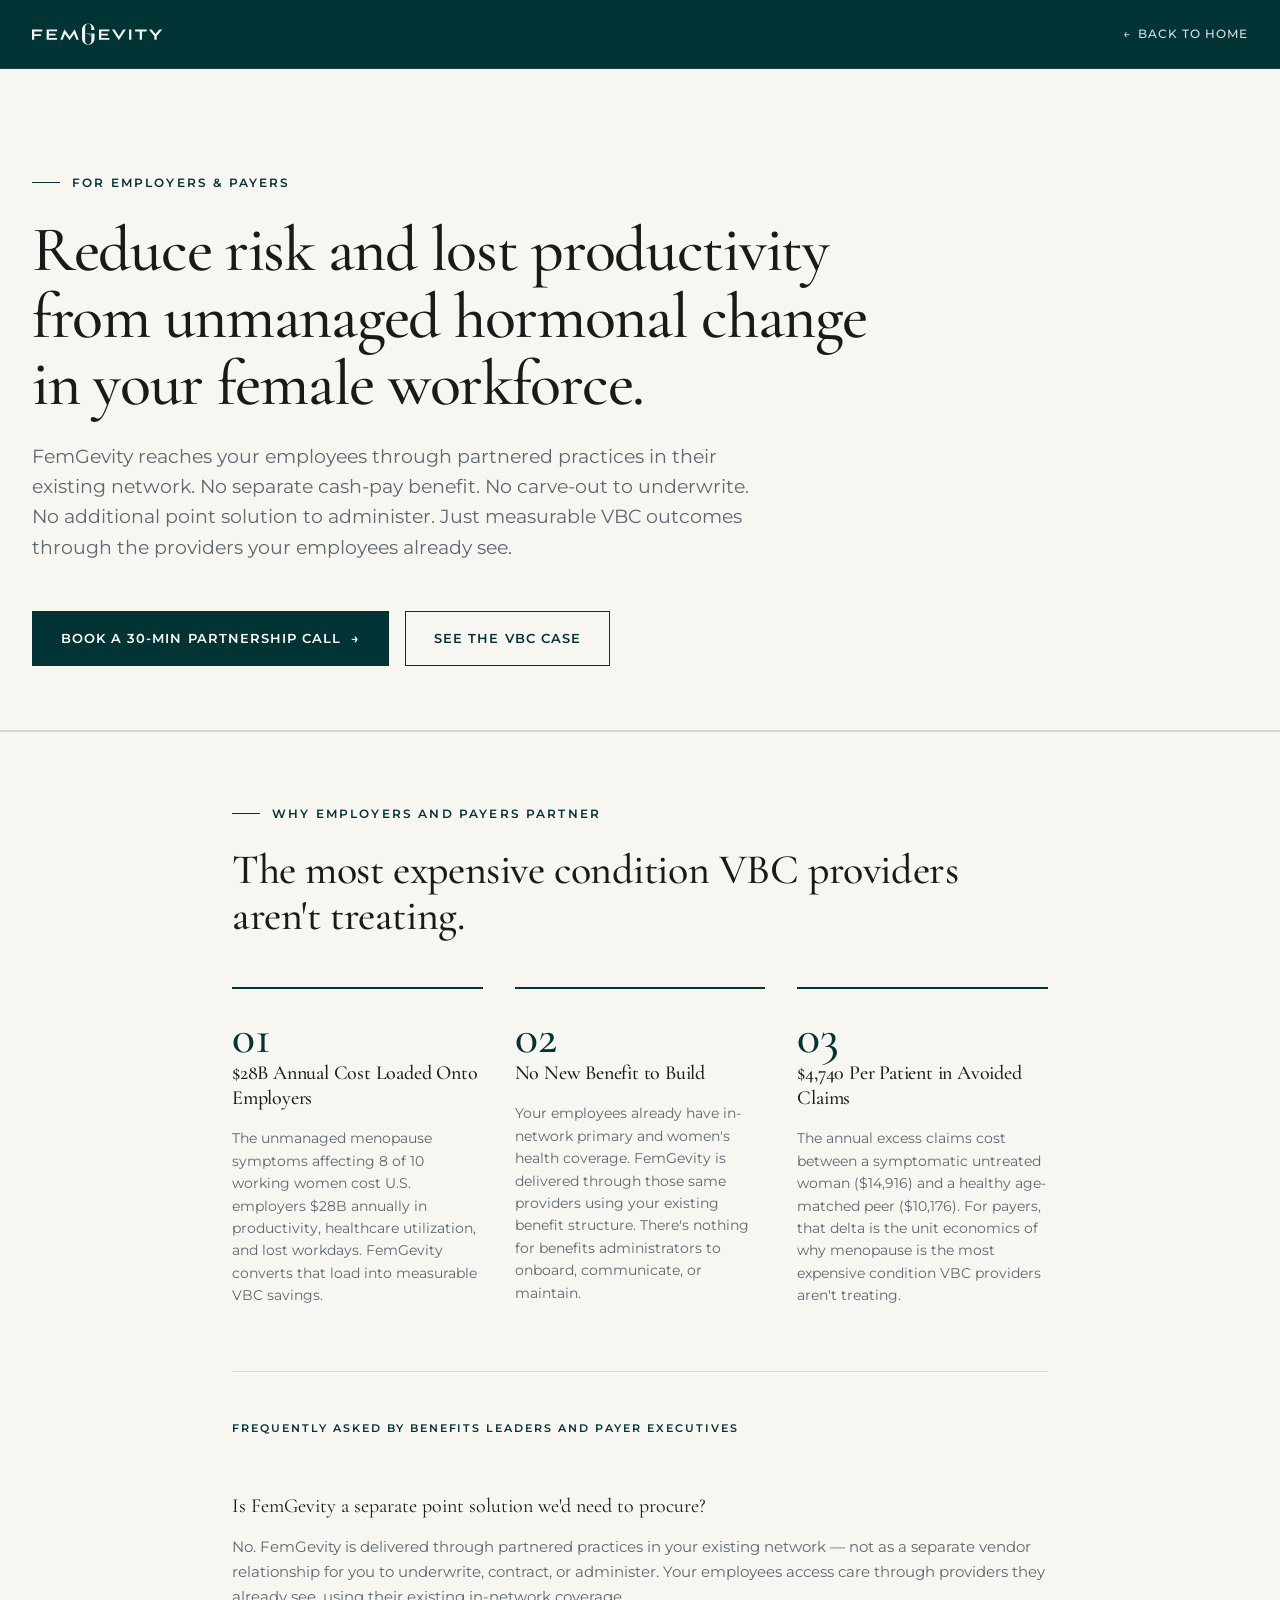
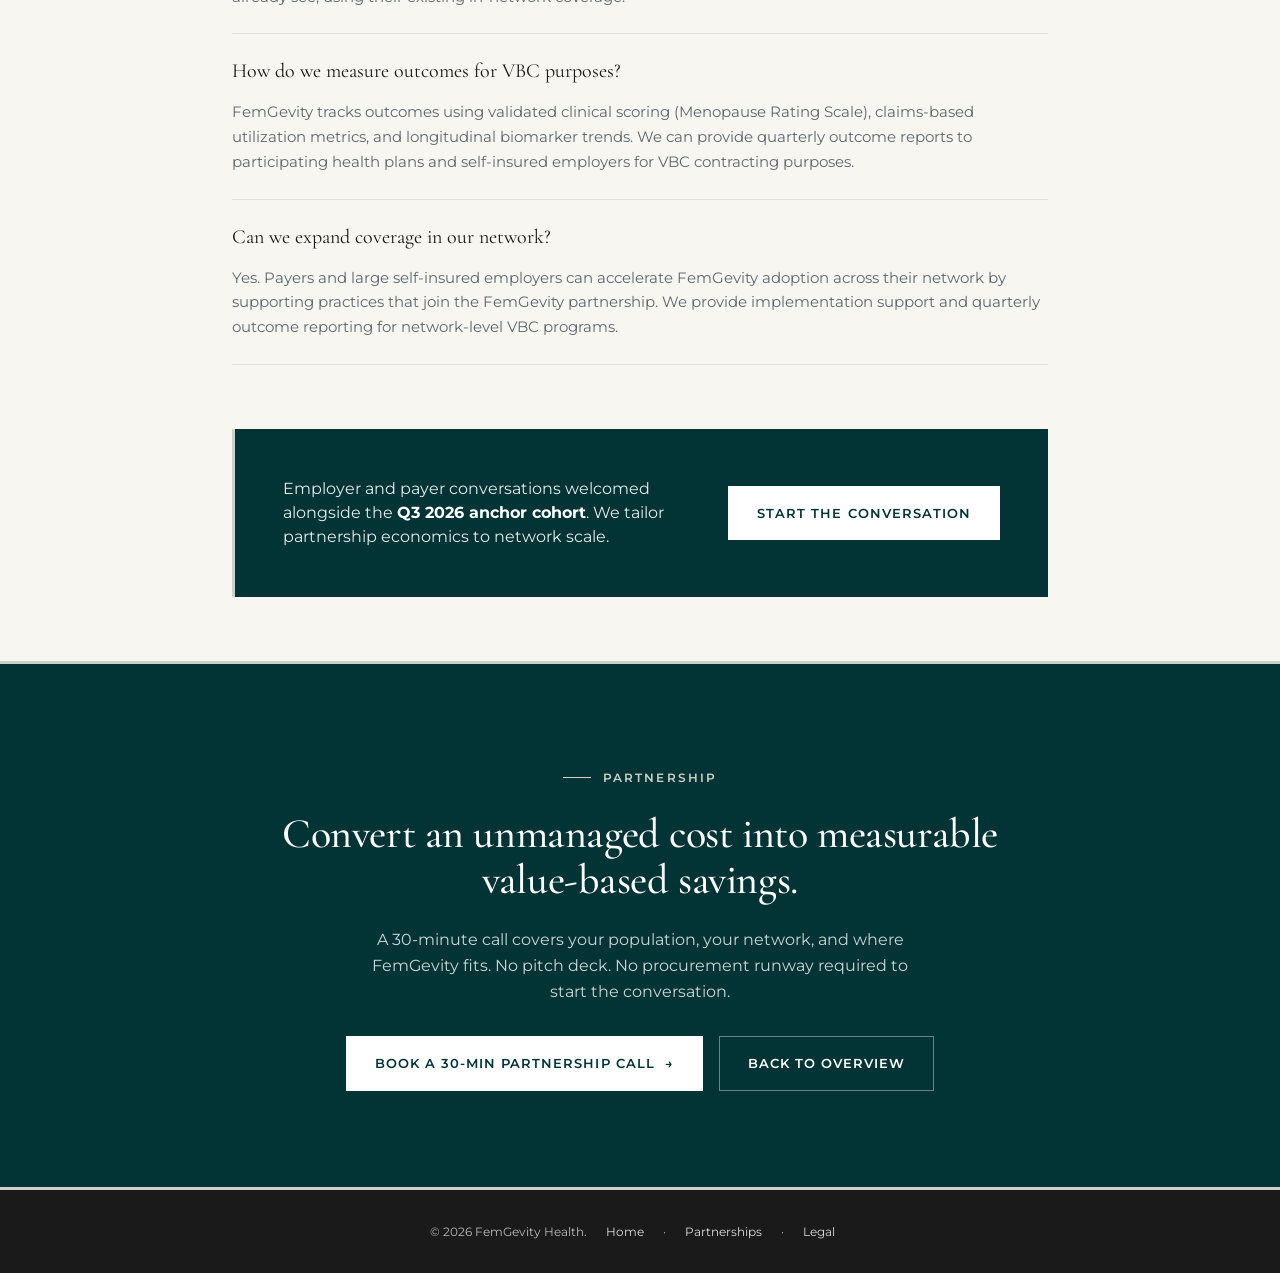
<file: for-employers/index.html>
<!DOCTYPE html>
<html lang="en">
<head>
<meta charset="UTF-8" />
<meta name="viewport" content="width=device-width, initial-scale=1.0" />
<title>For Employers &amp; Payers — FemGevity Health</title>
<meta name="description" content="Reduce risk and lost productivity from unmanaged hormonal change in your female workforce. FemGevity reaches employees through partnered practices in their existing network — no separate benefit to underwrite." />
<link rel="preconnect" href="https://fonts.googleapis.com">
<link rel="preconnect" href="https://fonts.gstatic.com" crossorigin>
<link href="https://fonts.googleapis.com/css2?family=Cormorant+Garamond:ital,wght@0,400;0,500;0,600;1,400&family=Montserrat:wght@300;400;500;600;700&display=swap" rel="stylesheet">
<link rel="stylesheet" href="../assets/css/site.css?v=4">
</head>
<body>

<nav class="subnav">
  <div class="container subnav-inner">
    <a href="../" class="logo" aria-label="FemGevity Health">
      <img src="../assets/logo/femgevity-on-dark.svg" alt="FemGevity Health" />
    </a>
    <a href="../" class="subnav-back"><span class="arrow">&larr;</span> Back to Home</a>
  </div>
</nav>

<section class="subhero">
  <div class="container">
    <span class="eyebrow">For Employers &amp; Payers</span>
    <h1>Reduce risk and lost productivity from unmanaged hormonal change in your female workforce.</h1>
    <p class="lede">FemGevity reaches your employees through partnered practices in their existing network. No separate cash-pay benefit. No carve-out to underwrite. No additional point solution to administer. Just measurable VBC outcomes through the providers your employees already see.</p>
    <div class="subhero-ctas">
      <a href="../#partnership" class="btn btn-primary">Book a 30-min Partnership Call <span class="arrow">&rarr;</span></a>
      <a href="../#vbc" class="btn btn-secondary">See the VBC Case</a>
    </div>
  </div>
</section>

<section class="content-block">
  <div class="container">
    <span class="eyebrow">Why employers and payers partner</span>
    <h2>The most expensive condition VBC providers aren't treating.</h2>
    <div class="value-grid">
      <div class="value-card">
        <span class="num">01</span>
        <h3>$28B Annual Cost Loaded Onto Employers</h3>
        <p>The unmanaged menopause symptoms affecting 8 of 10 working women cost U.S. employers $28B annually in productivity, healthcare utilization, and lost workdays. FemGevity converts that load into measurable VBC savings.</p>
      </div>
      <div class="value-card">
        <span class="num">02</span>
        <h3>No New Benefit to Build</h3>
        <p>Your employees already have in-network primary and women's health coverage. FemGevity is delivered through those same providers using your existing benefit structure. There's nothing for benefits administrators to onboard, communicate, or maintain.</p>
      </div>
      <div class="value-card">
        <span class="num">03</span>
        <h3>$4,740 Per Patient in Avoided Claims</h3>
        <p>The annual excess claims cost between a symptomatic untreated woman ($14,916) and a healthy age-matched peer ($10,176). For payers, that delta is the unit economics of why menopause is the most expensive condition VBC providers aren't treating.</p>
      </div>
    </div>

    <div class="aud-faq">
      <div class="aud-faq-eyebrow">Frequently asked by benefits leaders and payer executives</div>
      <div class="aud-faq-item">
        <div class="aud-faq-q">Is FemGevity a separate point solution we'd need to procure?</div>
        <div class="aud-faq-a">No. FemGevity is delivered through partnered practices in your existing network &mdash; not as a separate vendor relationship for you to underwrite, contract, or administer. Your employees access care through providers they already see, using their existing in-network coverage.</div>
      </div>
      <div class="aud-faq-item">
        <div class="aud-faq-q">How do we measure outcomes for VBC purposes?</div>
        <div class="aud-faq-a">FemGevity tracks outcomes using validated clinical scoring (Menopause Rating Scale), claims-based utilization metrics, and longitudinal biomarker trends. We can provide quarterly outcome reports to participating health plans and self-insured employers for VBC contracting purposes.</div>
      </div>
      <div class="aud-faq-item">
        <div class="aud-faq-q">Can we expand coverage in our network?</div>
        <div class="aud-faq-a">Yes. Payers and large self-insured employers can accelerate FemGevity adoption across their network by supporting practices that join the FemGevity partnership. We provide implementation support and quarterly outcome reporting for network-level VBC programs.</div>
      </div>
    </div>

    <div class="aud-cta">
      <div class="aud-cta-text">Employer and payer conversations welcomed alongside the <strong>Q3 2026 anchor cohort</strong>. We tailor partnership economics to network scale.</div>
      <a href="../#partnership" class="btn btn-on-dark">Start the Conversation</a>
    </div>
  </div>
</section>

<section class="subcta">
  <div class="container">
    <span class="eyebrow">Partnership</span>
    <h2>Convert an unmanaged cost into measurable value-based savings.</h2>
    <p>A 30-minute call covers your population, your network, and where FemGevity fits. No pitch deck. No procurement runway required to start the conversation.</p>
    <div class="subcta-ctas">
      <a href="../#partnership" class="btn btn-on-dark">Book a 30-min Partnership Call <span class="arrow">&rarr;</span></a>
      <a href="../" class="btn" style="background:transparent;color:var(--white);border-color:rgba(255,255,255,0.4);">Back to Overview</a>
    </div>
  </div>
</section>

<footer class="subfooter">
  <div class="container">
    © 2026 FemGevity Health. <a href="../">Home</a> · <a href="../#partnership">Partnerships</a> · <a href="../legal/">Legal</a>
  </div>
</footer>

</body>
</html>
</file>
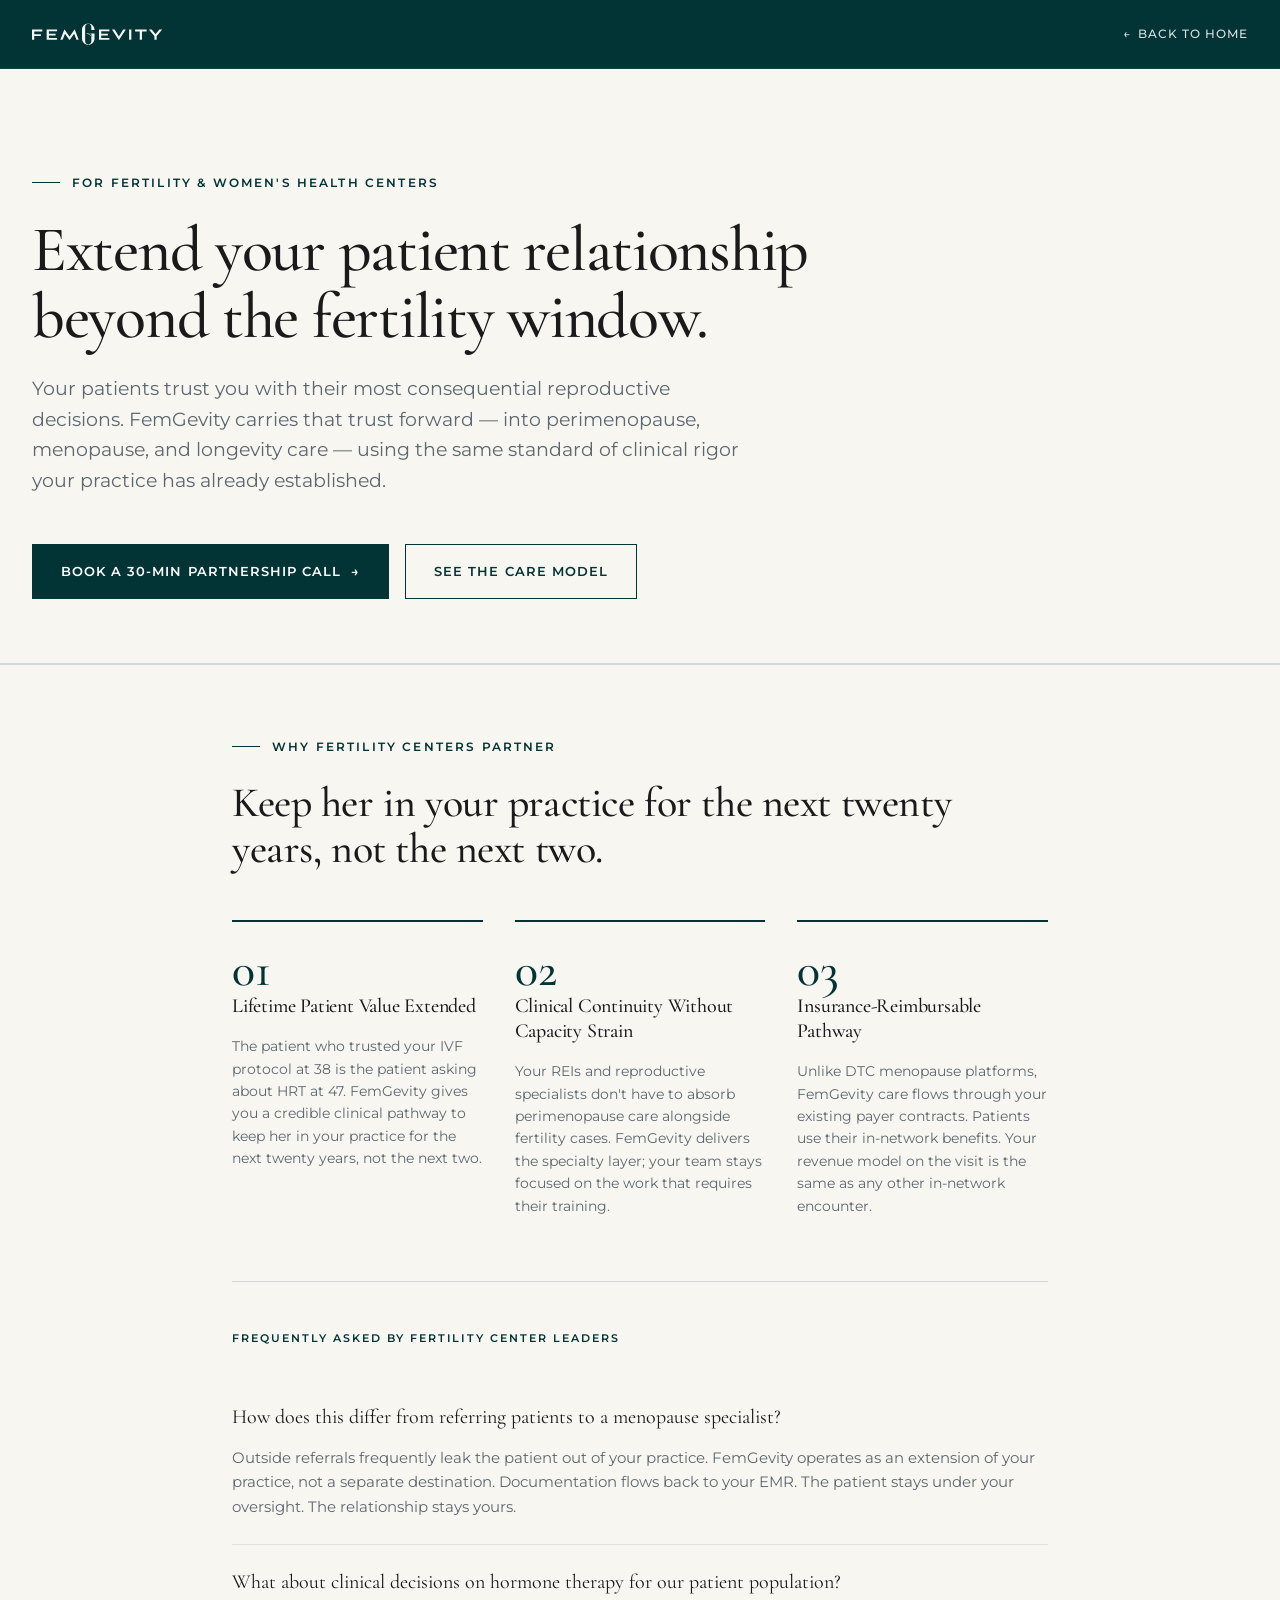
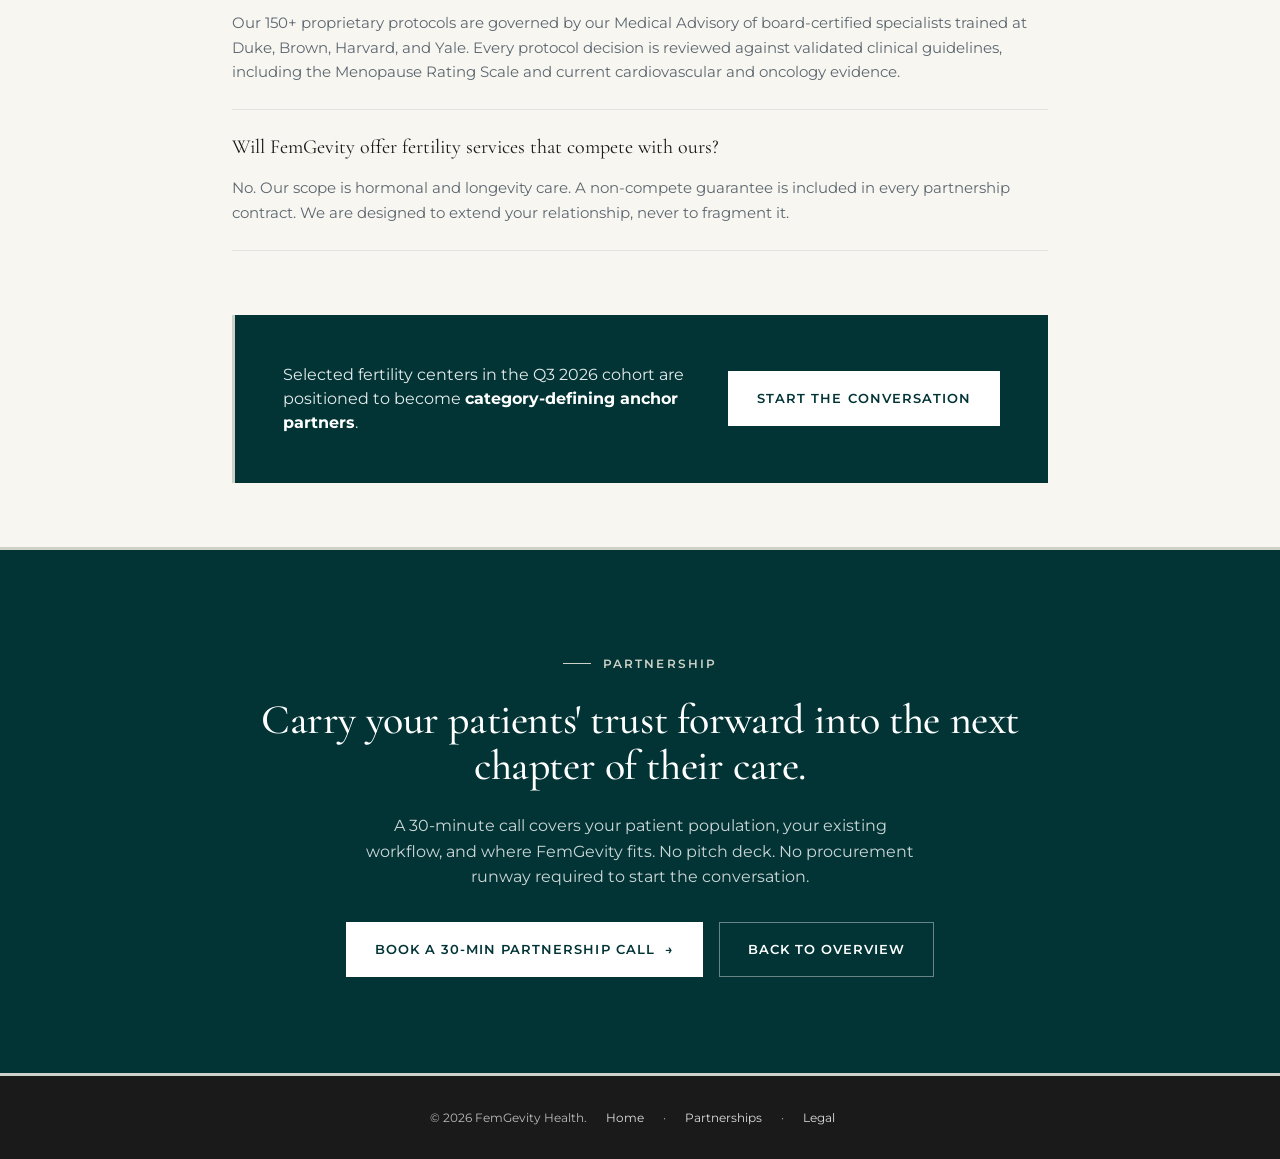
<file: for-fertility-centers/index.html>
<!DOCTYPE html>
<html lang="en">
<head>
<meta charset="UTF-8" />
<meta name="viewport" content="width=device-width, initial-scale=1.0" />
<title>For Fertility &amp; Women's Health Centers — FemGevity Health</title>
<meta name="description" content="Extend your patient relationship beyond the fertility window into perimenopause, menopause, and longevity care — using the same standard of clinical rigor your practice has established." />
<link rel="preconnect" href="https://fonts.googleapis.com">
<link rel="preconnect" href="https://fonts.gstatic.com" crossorigin>
<link href="https://fonts.googleapis.com/css2?family=Cormorant+Garamond:ital,wght@0,400;0,500;0,600;1,400&family=Montserrat:wght@300;400;500;600;700&display=swap" rel="stylesheet">
<link rel="stylesheet" href="../assets/css/site.css?v=4">
</head>
<body>

<nav class="subnav">
  <div class="container subnav-inner">
    <a href="../" class="logo" aria-label="FemGevity Health">
      <img src="../assets/logo/femgevity-on-dark.svg" alt="FemGevity Health" />
    </a>
    <a href="../" class="subnav-back"><span class="arrow">&larr;</span> Back to Home</a>
  </div>
</nav>

<section class="subhero">
  <div class="container">
    <span class="eyebrow">For Fertility &amp; Women's Health Centers</span>
    <h1>Extend your patient relationship beyond the fertility window.</h1>
    <p class="lede">Your patients trust you with their most consequential reproductive decisions. FemGevity carries that trust forward &mdash; into perimenopause, menopause, and longevity care &mdash; using the same standard of clinical rigor your practice has already established.</p>
    <div class="subhero-ctas">
      <a href="../#partnership" class="btn btn-primary">Book a 30-min Partnership Call <span class="arrow">&rarr;</span></a>
      <a href="../#science" class="btn btn-secondary">See the Care Model</a>
    </div>
  </div>
</section>

<section class="content-block">
  <div class="container">
    <span class="eyebrow">Why fertility centers partner</span>
    <h2>Keep her in your practice for the next twenty years, not the next two.</h2>
    <div class="value-grid">
      <div class="value-card">
        <span class="num">01</span>
        <h3>Lifetime Patient Value Extended</h3>
        <p>The patient who trusted your IVF protocol at 38 is the patient asking about HRT at 47. FemGevity gives you a credible clinical pathway to keep her in your practice for the next twenty years, not the next two.</p>
      </div>
      <div class="value-card">
        <span class="num">02</span>
        <h3>Clinical Continuity Without Capacity Strain</h3>
        <p>Your REIs and reproductive specialists don't have to absorb perimenopause care alongside fertility cases. FemGevity delivers the specialty layer; your team stays focused on the work that requires their training.</p>
      </div>
      <div class="value-card">
        <span class="num">03</span>
        <h3>Insurance-Reimbursable Pathway</h3>
        <p>Unlike DTC menopause platforms, FemGevity care flows through your existing payer contracts. Patients use their in-network benefits. Your revenue model on the visit is the same as any other in-network encounter.</p>
      </div>
    </div>

    <div class="aud-faq">
      <div class="aud-faq-eyebrow">Frequently asked by fertility center leaders</div>
      <div class="aud-faq-item">
        <div class="aud-faq-q">How does this differ from referring patients to a menopause specialist?</div>
        <div class="aud-faq-a">Outside referrals frequently leak the patient out of your practice. FemGevity operates as an extension of your practice, not a separate destination. Documentation flows back to your EMR. The patient stays under your oversight. The relationship stays yours.</div>
      </div>
      <div class="aud-faq-item">
        <div class="aud-faq-q">What about clinical decisions on hormone therapy for our patient population?</div>
        <div class="aud-faq-a">Our 150+ proprietary protocols are governed by our Medical Advisory of board-certified specialists trained at Duke, Brown, Harvard, and Yale. Every protocol decision is reviewed against validated clinical guidelines, including the Menopause Rating Scale and current cardiovascular and oncology evidence.</div>
      </div>
      <div class="aud-faq-item">
        <div class="aud-faq-q">Will FemGevity offer fertility services that compete with ours?</div>
        <div class="aud-faq-a">No. Our scope is hormonal and longevity care. A non-compete guarantee is included in every partnership contract. We are designed to extend your relationship, never to fragment it.</div>
      </div>
    </div>

    <div class="aud-cta">
      <div class="aud-cta-text">Selected fertility centers in the Q3 2026 cohort are positioned to become <strong>category-defining anchor partners</strong>.</div>
      <a href="../#partnership" class="btn btn-on-dark">Start the Conversation</a>
    </div>
  </div>
</section>

<section class="subcta">
  <div class="container">
    <span class="eyebrow">Partnership</span>
    <h2>Carry your patients' trust forward into the next chapter of their care.</h2>
    <p>A 30-minute call covers your patient population, your existing workflow, and where FemGevity fits. No pitch deck. No procurement runway required to start the conversation.</p>
    <div class="subcta-ctas">
      <a href="../#partnership" class="btn btn-on-dark">Book a 30-min Partnership Call <span class="arrow">&rarr;</span></a>
      <a href="../" class="btn" style="background:transparent;color:var(--white);border-color:rgba(255,255,255,0.4);">Back to Overview</a>
    </div>
  </div>
</section>

<footer class="subfooter">
  <div class="container">
    © 2026 FemGevity Health. <a href="../">Home</a> · <a href="../#partnership">Partnerships</a> · <a href="../legal/">Legal</a>
  </div>
</footer>

</body>
</html>
</file>
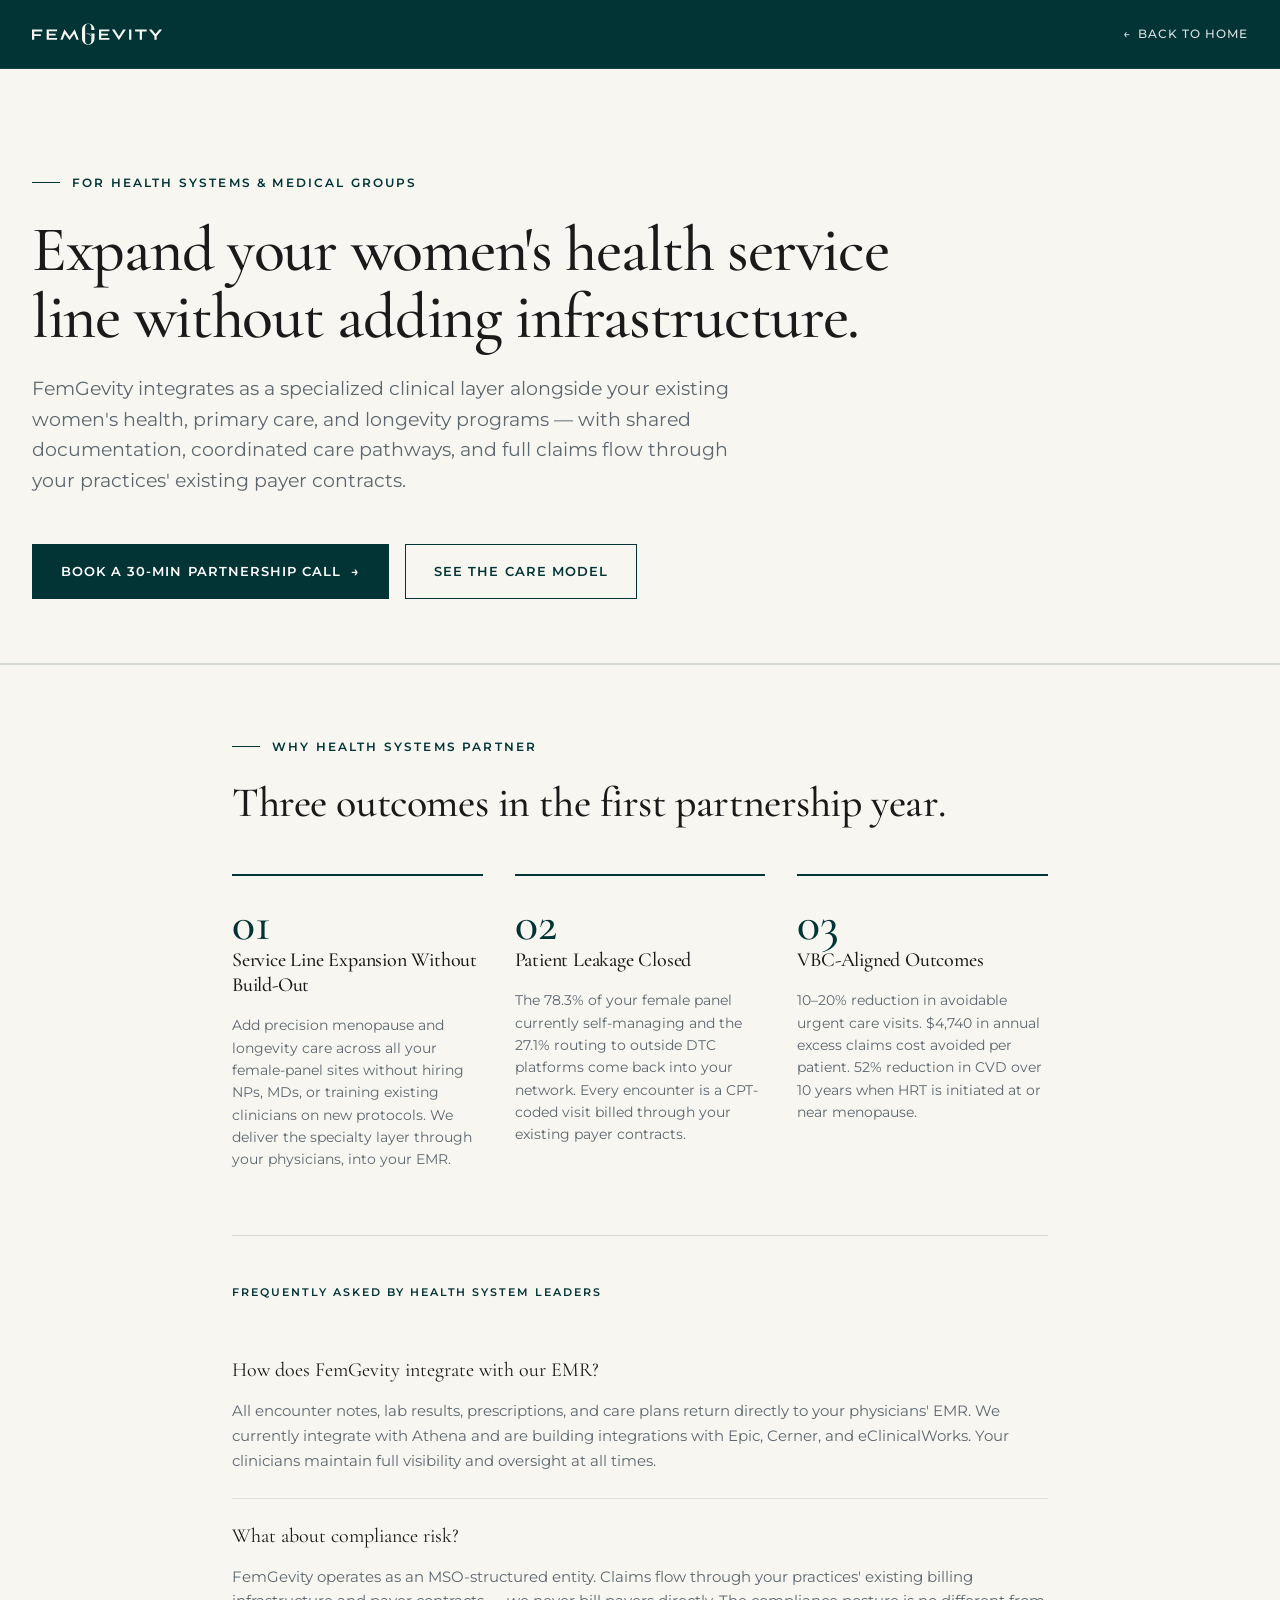
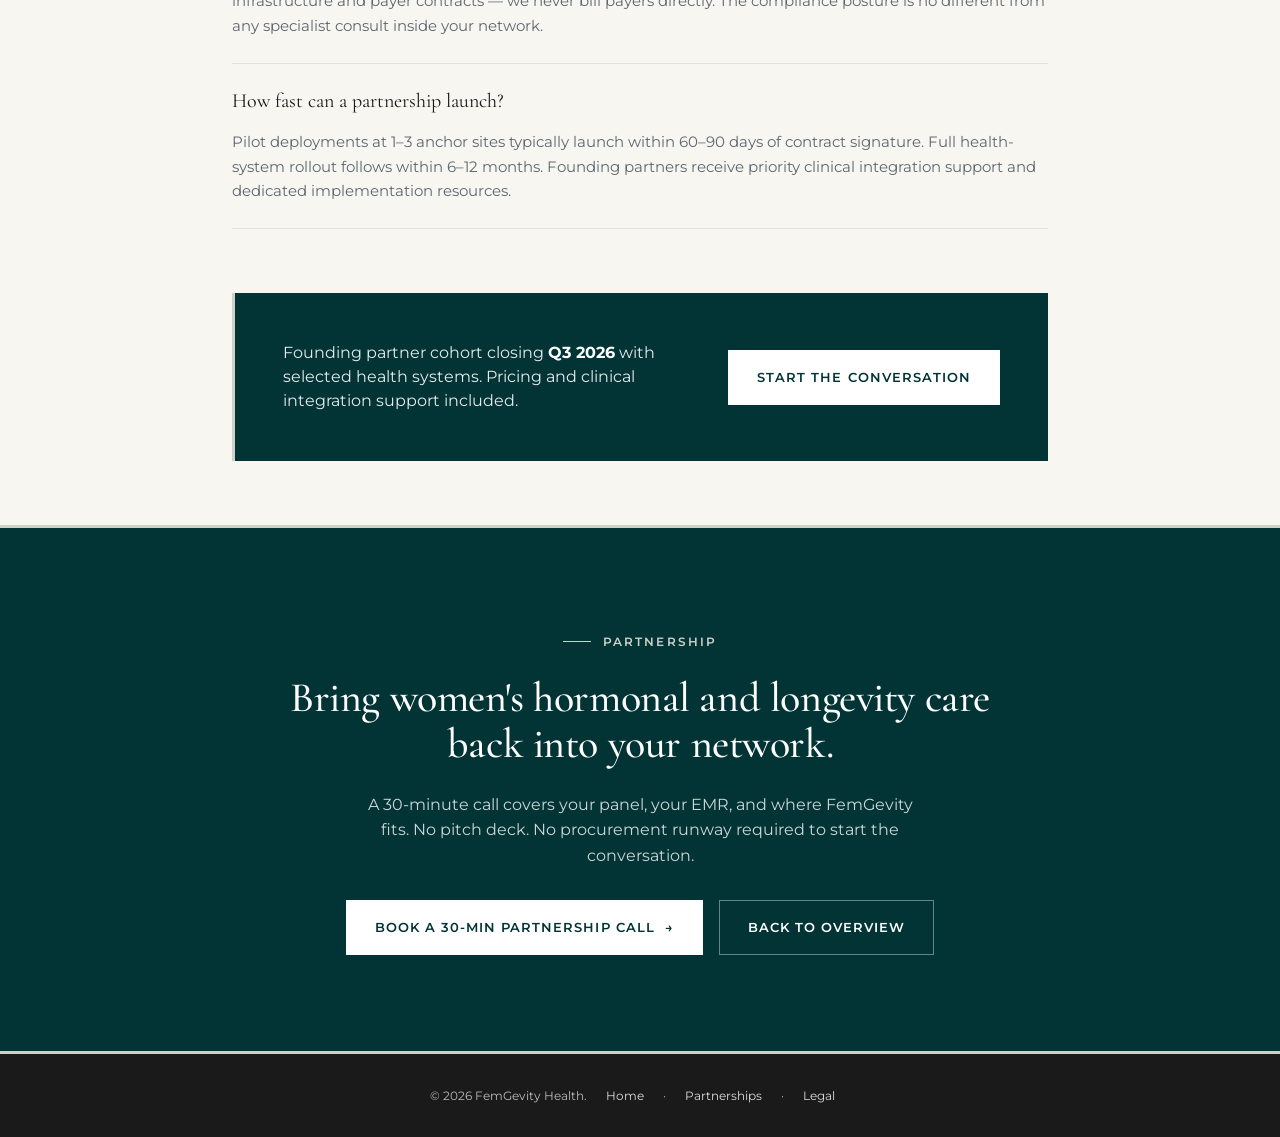
<file: for-health-systems/index.html>
<!DOCTYPE html>
<html lang="en">
<head>
<meta charset="UTF-8" />
<meta name="viewport" content="width=device-width, initial-scale=1.0" />
<title>For Health Systems &amp; Medical Groups — FemGevity Health</title>
<meta name="description" content="Expand your women's health service line without adding infrastructure. FemGevity integrates as a specialized clinical layer with shared documentation and claims flow through your existing payer contracts." />
<link rel="preconnect" href="https://fonts.googleapis.com">
<link rel="preconnect" href="https://fonts.gstatic.com" crossorigin>
<link href="https://fonts.googleapis.com/css2?family=Cormorant+Garamond:ital,wght@0,400;0,500;0,600;1,400&family=Montserrat:wght@300;400;500;600;700&display=swap" rel="stylesheet">
<link rel="stylesheet" href="../assets/css/site.css?v=4">
</head>
<body>

<nav class="subnav">
  <div class="container subnav-inner">
    <a href="../" class="logo" aria-label="FemGevity Health">
      <img src="../assets/logo/femgevity-on-dark.svg" alt="FemGevity Health" />
    </a>
    <a href="../" class="subnav-back"><span class="arrow">&larr;</span> Back to Home</a>
  </div>
</nav>

<section class="subhero">
  <div class="container">
    <span class="eyebrow">For Health Systems &amp; Medical Groups</span>
    <h1>Expand your women's health service line without adding infrastructure.</h1>
    <p class="lede">FemGevity integrates as a specialized clinical layer alongside your existing women's health, primary care, and longevity programs &mdash; with shared documentation, coordinated care pathways, and full claims flow through your practices' existing payer contracts.</p>
    <div class="subhero-ctas">
      <a href="../#partnership" class="btn btn-primary">Book a 30-min Partnership Call <span class="arrow">&rarr;</span></a>
      <a href="../#science" class="btn btn-secondary">See the Care Model</a>
    </div>
  </div>
</section>

<section class="content-block">
  <div class="container">
    <span class="eyebrow">Why health systems partner</span>
    <h2>Three outcomes in the first partnership year.</h2>
    <div class="value-grid">
      <div class="value-card">
        <span class="num">01</span>
        <h3>Service Line Expansion Without Build-Out</h3>
        <p>Add precision menopause and longevity care across all your female-panel sites without hiring NPs, MDs, or training existing clinicians on new protocols. We deliver the specialty layer through your physicians, into your EMR.</p>
      </div>
      <div class="value-card">
        <span class="num">02</span>
        <h3>Patient Leakage Closed</h3>
        <p>The 78.3% of your female panel currently self-managing and the 27.1% routing to outside DTC platforms come back into your network. Every encounter is a CPT-coded visit billed through your existing payer contracts.</p>
      </div>
      <div class="value-card">
        <span class="num">03</span>
        <h3>VBC-Aligned Outcomes</h3>
        <p>10&ndash;20% reduction in avoidable urgent care visits. $4,740 in annual excess claims cost avoided per patient. 52% reduction in CVD over 10 years when HRT is initiated at or near menopause.</p>
      </div>
    </div>

    <div class="aud-faq">
      <div class="aud-faq-eyebrow">Frequently asked by health system leaders</div>
      <div class="aud-faq-item">
        <div class="aud-faq-q">How does FemGevity integrate with our EMR?</div>
        <div class="aud-faq-a">All encounter notes, lab results, prescriptions, and care plans return directly to your physicians' EMR. We currently integrate with Athena and are building integrations with Epic, Cerner, and eClinicalWorks. Your clinicians maintain full visibility and oversight at all times.</div>
      </div>
      <div class="aud-faq-item">
        <div class="aud-faq-q">What about compliance risk?</div>
        <div class="aud-faq-a">FemGevity operates as an MSO-structured entity. Claims flow through your practices' existing billing infrastructure and payer contracts &mdash; we never bill payers directly. The compliance posture is no different from any specialist consult inside your network.</div>
      </div>
      <div class="aud-faq-item">
        <div class="aud-faq-q">How fast can a partnership launch?</div>
        <div class="aud-faq-a">Pilot deployments at 1&ndash;3 anchor sites typically launch within 60&ndash;90 days of contract signature. Full health-system rollout follows within 6&ndash;12 months. Founding partners receive priority clinical integration support and dedicated implementation resources.</div>
      </div>
    </div>

    <div class="aud-cta">
      <div class="aud-cta-text">Founding partner cohort closing <strong>Q3 2026</strong> with selected health systems. Pricing and clinical integration support included.</div>
      <a href="../#partnership" class="btn btn-on-dark">Start the Conversation</a>
    </div>
  </div>
</section>

<section class="subcta">
  <div class="container">
    <span class="eyebrow">Partnership</span>
    <h2>Bring women's hormonal and longevity care back into your network.</h2>
    <p>A 30-minute call covers your panel, your EMR, and where FemGevity fits. No pitch deck. No procurement runway required to start the conversation.</p>
    <div class="subcta-ctas">
      <a href="../#partnership" class="btn btn-on-dark">Book a 30-min Partnership Call <span class="arrow">&rarr;</span></a>
      <a href="../" class="btn" style="background:transparent;color:var(--white);border-color:rgba(255,255,255,0.4);">Back to Overview</a>
    </div>
  </div>
</section>

<footer class="subfooter">
  <div class="container">
    © 2026 FemGevity Health. <a href="../">Home</a> · <a href="../#partnership">Partnerships</a> · <a href="../legal/">Legal</a>
  </div>
</footer>

</body>
</html>
</file>
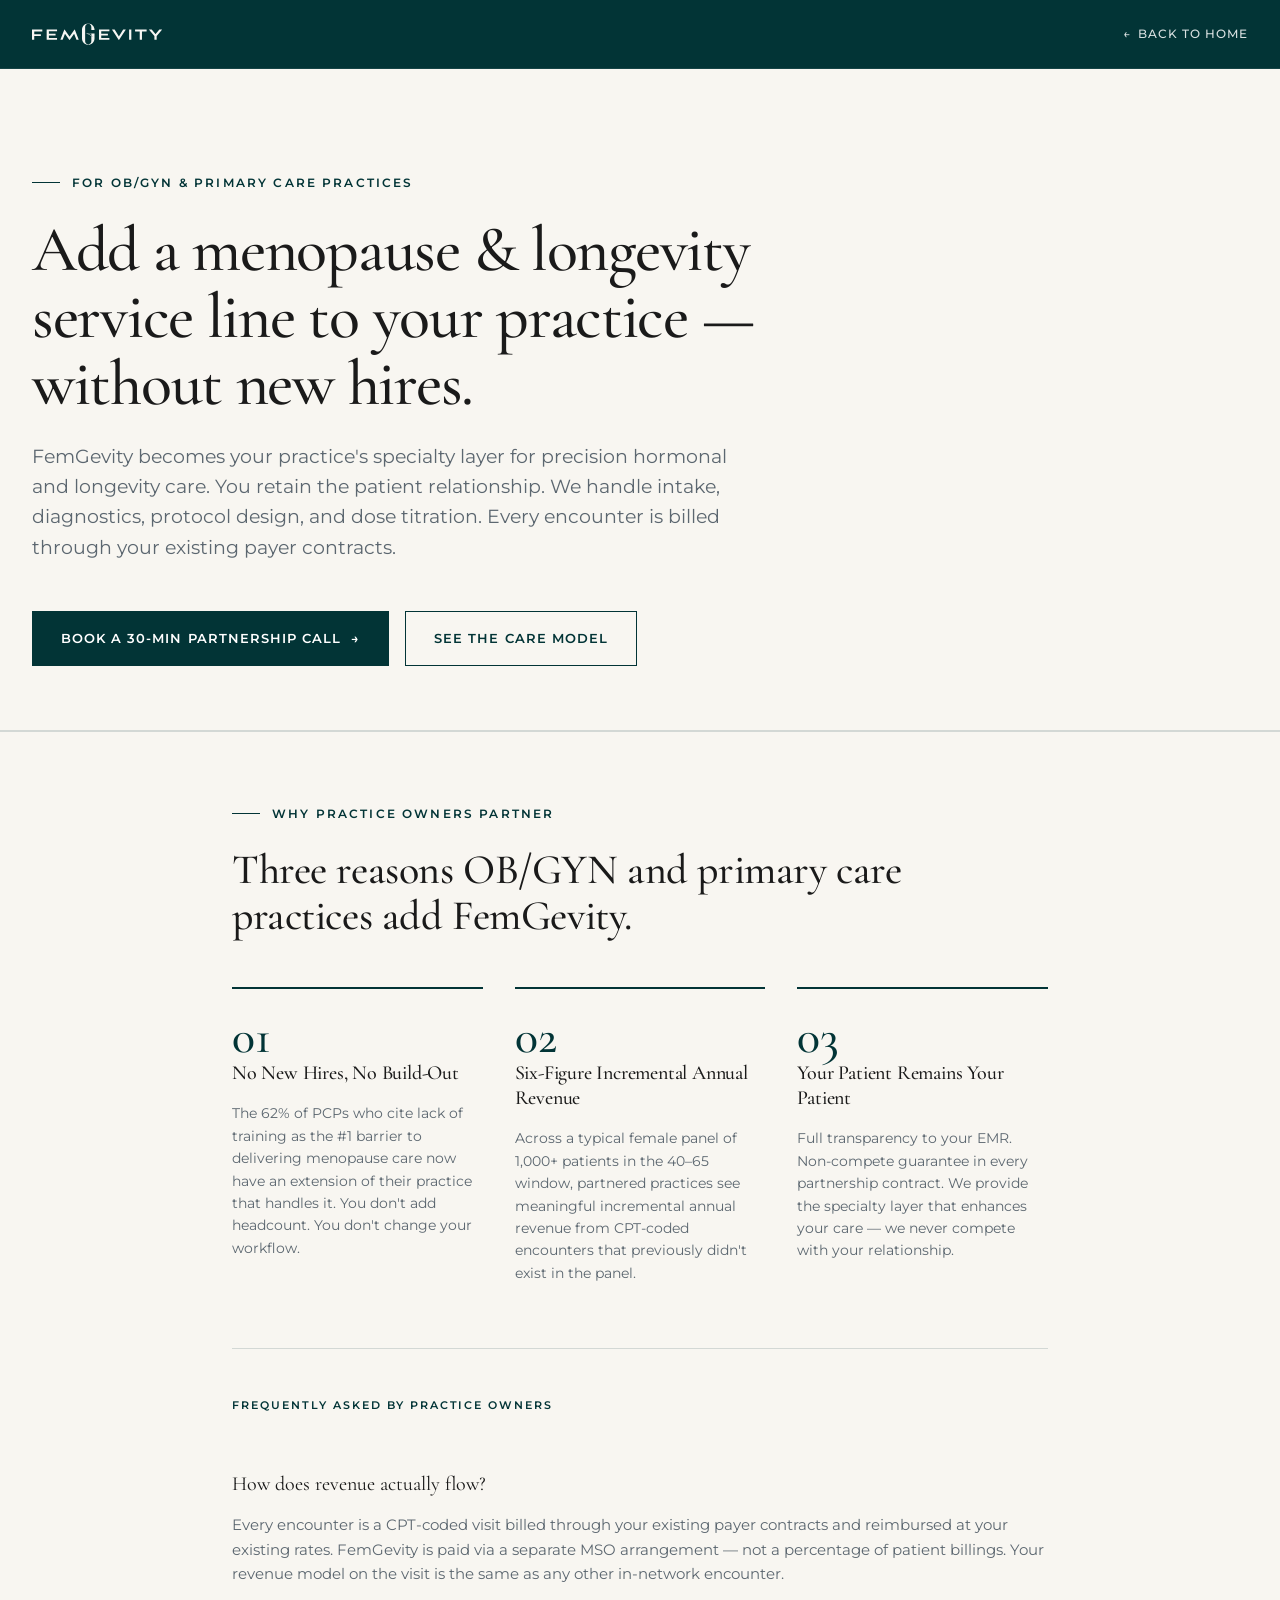
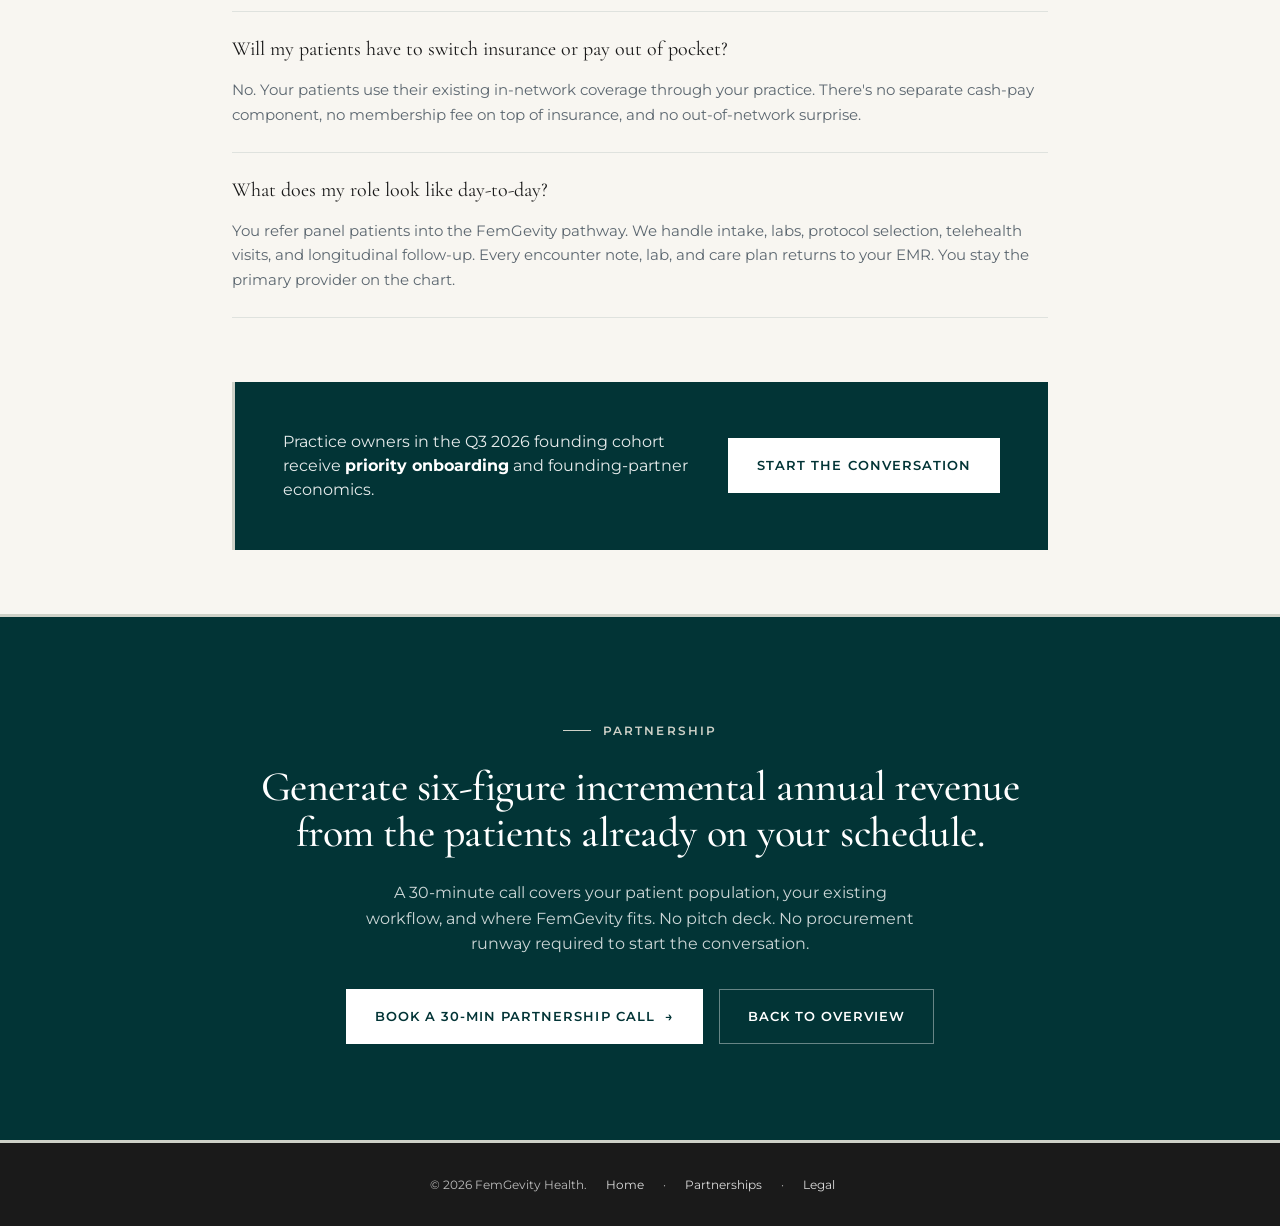
<file: for-providers/index.html>
<!DOCTYPE html>
<html lang="en">
<head>
<meta charset="UTF-8" />
<meta name="viewport" content="width=device-width, initial-scale=1.0" />
<title>For OB/GYN &amp; Primary Care Practices — FemGevity Health</title>
<meta name="description" content="Add a menopause and longevity service line to your practice without new hires. You retain the patient relationship; we handle intake, diagnostics, protocol design, and dose titration." />
<link rel="preconnect" href="https://fonts.googleapis.com">
<link rel="preconnect" href="https://fonts.gstatic.com" crossorigin>
<link href="https://fonts.googleapis.com/css2?family=Cormorant+Garamond:ital,wght@0,400;0,500;0,600;1,400&family=Montserrat:wght@300;400;500;600;700&display=swap" rel="stylesheet">
<link rel="stylesheet" href="../assets/css/site.css?v=4">
</head>
<body>

<nav class="subnav">
  <div class="container subnav-inner">
    <a href="../" class="logo" aria-label="FemGevity Health">
      <img src="../assets/logo/femgevity-on-dark.svg" alt="FemGevity Health" />
    </a>
    <a href="../" class="subnav-back"><span class="arrow">&larr;</span> Back to Home</a>
  </div>
</nav>

<section class="subhero">
  <div class="container">
    <span class="eyebrow">For OB/GYN &amp; Primary Care Practices</span>
    <h1>Add a menopause &amp; longevity service line to your practice &mdash; without new hires.</h1>
    <p class="lede">FemGevity becomes your practice's specialty layer for precision hormonal and longevity care. You retain the patient relationship. We handle intake, diagnostics, protocol design, and dose titration. Every encounter is billed through your existing payer contracts.</p>
    <div class="subhero-ctas">
      <a href="../#partnership" class="btn btn-primary">Book a 30-min Partnership Call <span class="arrow">&rarr;</span></a>
      <a href="../#science" class="btn btn-secondary">See the Care Model</a>
    </div>
  </div>
</section>

<section class="content-block">
  <div class="container">
    <span class="eyebrow">Why practice owners partner</span>
    <h2>Three reasons OB/GYN and primary care practices add FemGevity.</h2>
    <div class="value-grid">
      <div class="value-card">
        <span class="num">01</span>
        <h3>No New Hires, No Build-Out</h3>
        <p>The 62% of PCPs who cite lack of training as the #1 barrier to delivering menopause care now have an extension of their practice that handles it. You don't add headcount. You don't change your workflow.</p>
      </div>
      <div class="value-card">
        <span class="num">02</span>
        <h3>Six-Figure Incremental Annual Revenue</h3>
        <p>Across a typical female panel of 1,000+ patients in the 40&ndash;65 window, partnered practices see meaningful incremental annual revenue from CPT-coded encounters that previously didn't exist in the panel.</p>
      </div>
      <div class="value-card">
        <span class="num">03</span>
        <h3>Your Patient Remains Your Patient</h3>
        <p>Full transparency to your EMR. Non-compete guarantee in every partnership contract. We provide the specialty layer that enhances your care &mdash; we never compete with your relationship.</p>
      </div>
    </div>

    <div class="aud-faq">
      <div class="aud-faq-eyebrow">Frequently asked by practice owners</div>
      <div class="aud-faq-item">
        <div class="aud-faq-q">How does revenue actually flow?</div>
        <div class="aud-faq-a">Every encounter is a CPT-coded visit billed through your existing payer contracts and reimbursed at your existing rates. FemGevity is paid via a separate MSO arrangement &mdash; not a percentage of patient billings. Your revenue model on the visit is the same as any other in-network encounter.</div>
      </div>
      <div class="aud-faq-item">
        <div class="aud-faq-q">Will my patients have to switch insurance or pay out of pocket?</div>
        <div class="aud-faq-a">No. Your patients use their existing in-network coverage through your practice. There's no separate cash-pay component, no membership fee on top of insurance, and no out-of-network surprise.</div>
      </div>
      <div class="aud-faq-item">
        <div class="aud-faq-q">What does my role look like day-to-day?</div>
        <div class="aud-faq-a">You refer panel patients into the FemGevity pathway. We handle intake, labs, protocol selection, telehealth visits, and longitudinal follow-up. Every encounter note, lab, and care plan returns to your EMR. You stay the primary provider on the chart.</div>
      </div>
    </div>

    <div class="aud-cta">
      <div class="aud-cta-text">Practice owners in the Q3 2026 founding cohort receive <strong>priority onboarding</strong> and founding-partner economics.</div>
      <a href="../#partnership" class="btn btn-on-dark">Start the Conversation</a>
    </div>
  </div>
</section>

<section class="subcta">
  <div class="container">
    <span class="eyebrow">Partnership</span>
    <h2>Generate six-figure incremental annual revenue from the patients already on your schedule.</h2>
    <p>A 30-minute call covers your patient population, your existing workflow, and where FemGevity fits. No pitch deck. No procurement runway required to start the conversation.</p>
    <div class="subcta-ctas">
      <a href="../#partnership" class="btn btn-on-dark">Book a 30-min Partnership Call <span class="arrow">&rarr;</span></a>
      <a href="../" class="btn" style="background:transparent;color:var(--white);border-color:rgba(255,255,255,0.4);">Back to Overview</a>
    </div>
  </div>
</section>

<footer class="subfooter">
  <div class="container">
    © 2026 FemGevity Health. <a href="../">Home</a> · <a href="../#partnership">Partnerships</a> · <a href="../legal/">Legal</a>
  </div>
</footer>

</body>
</html>
</file>
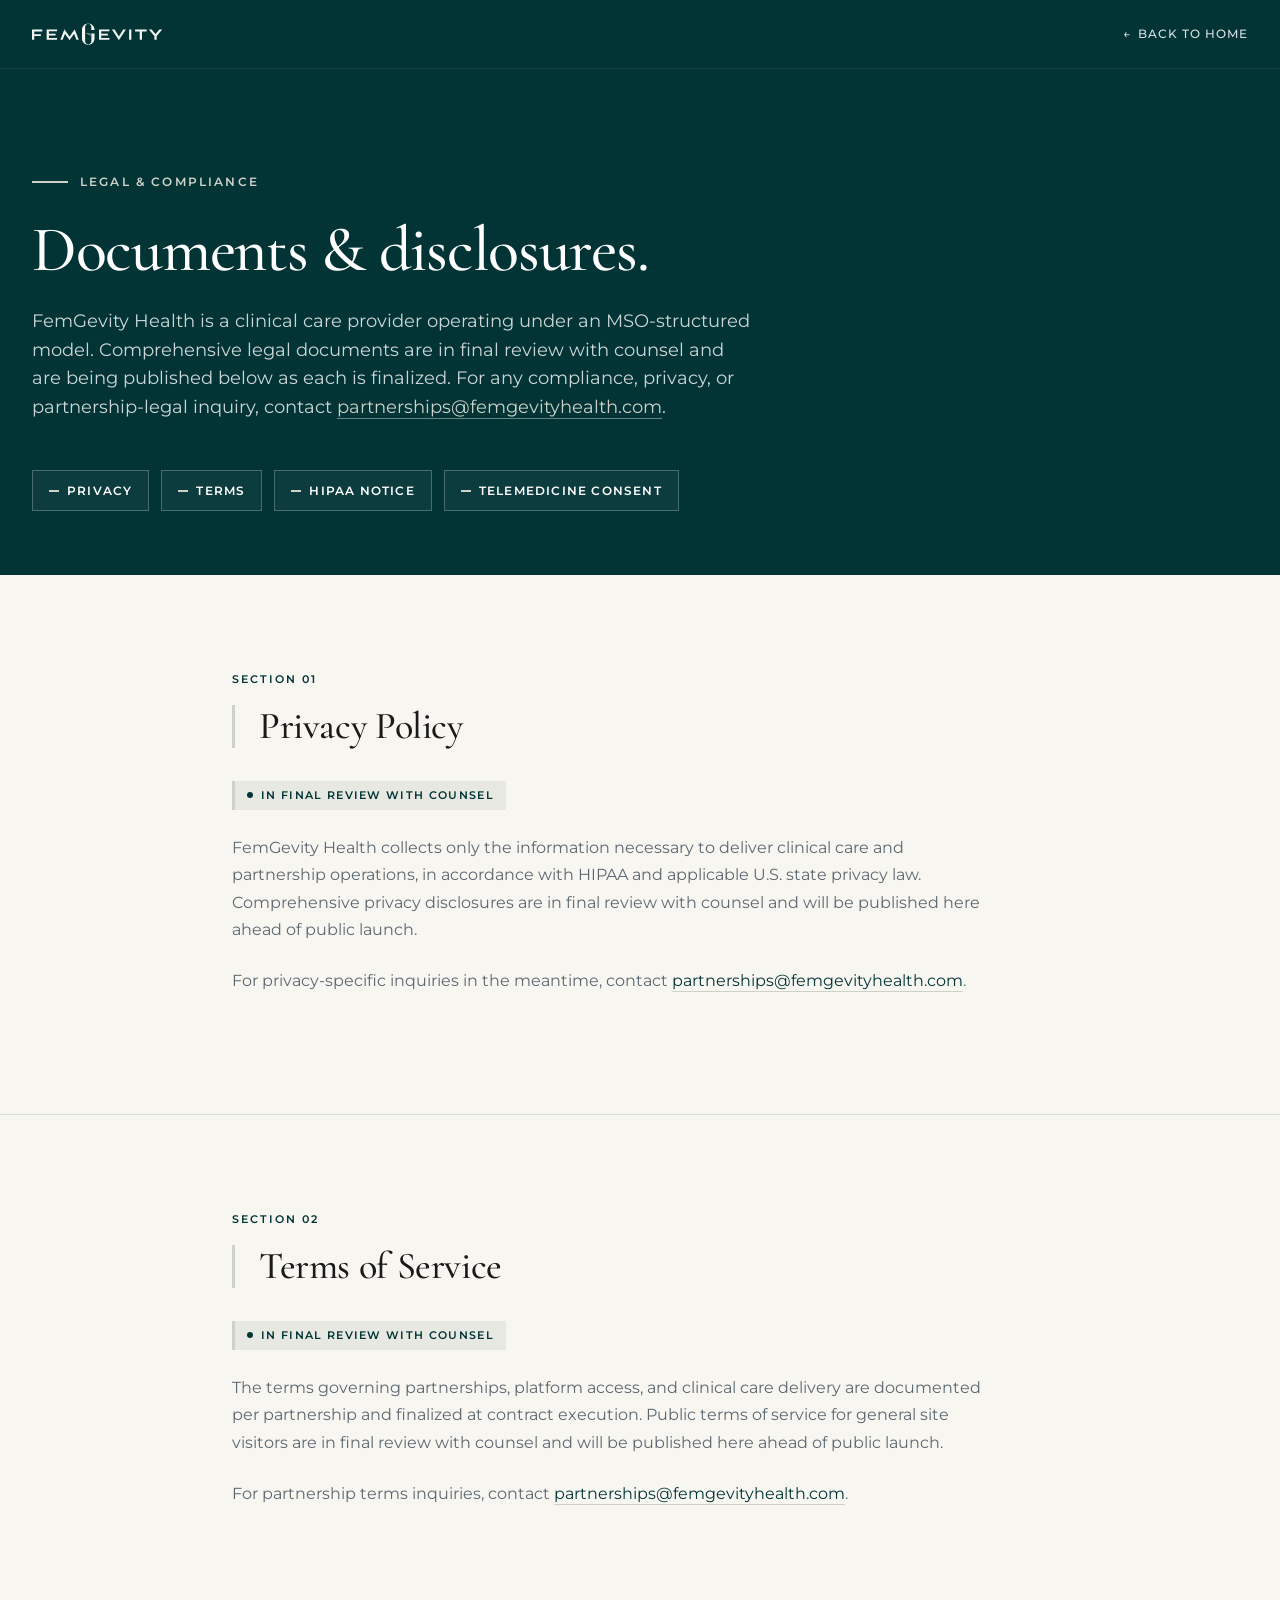
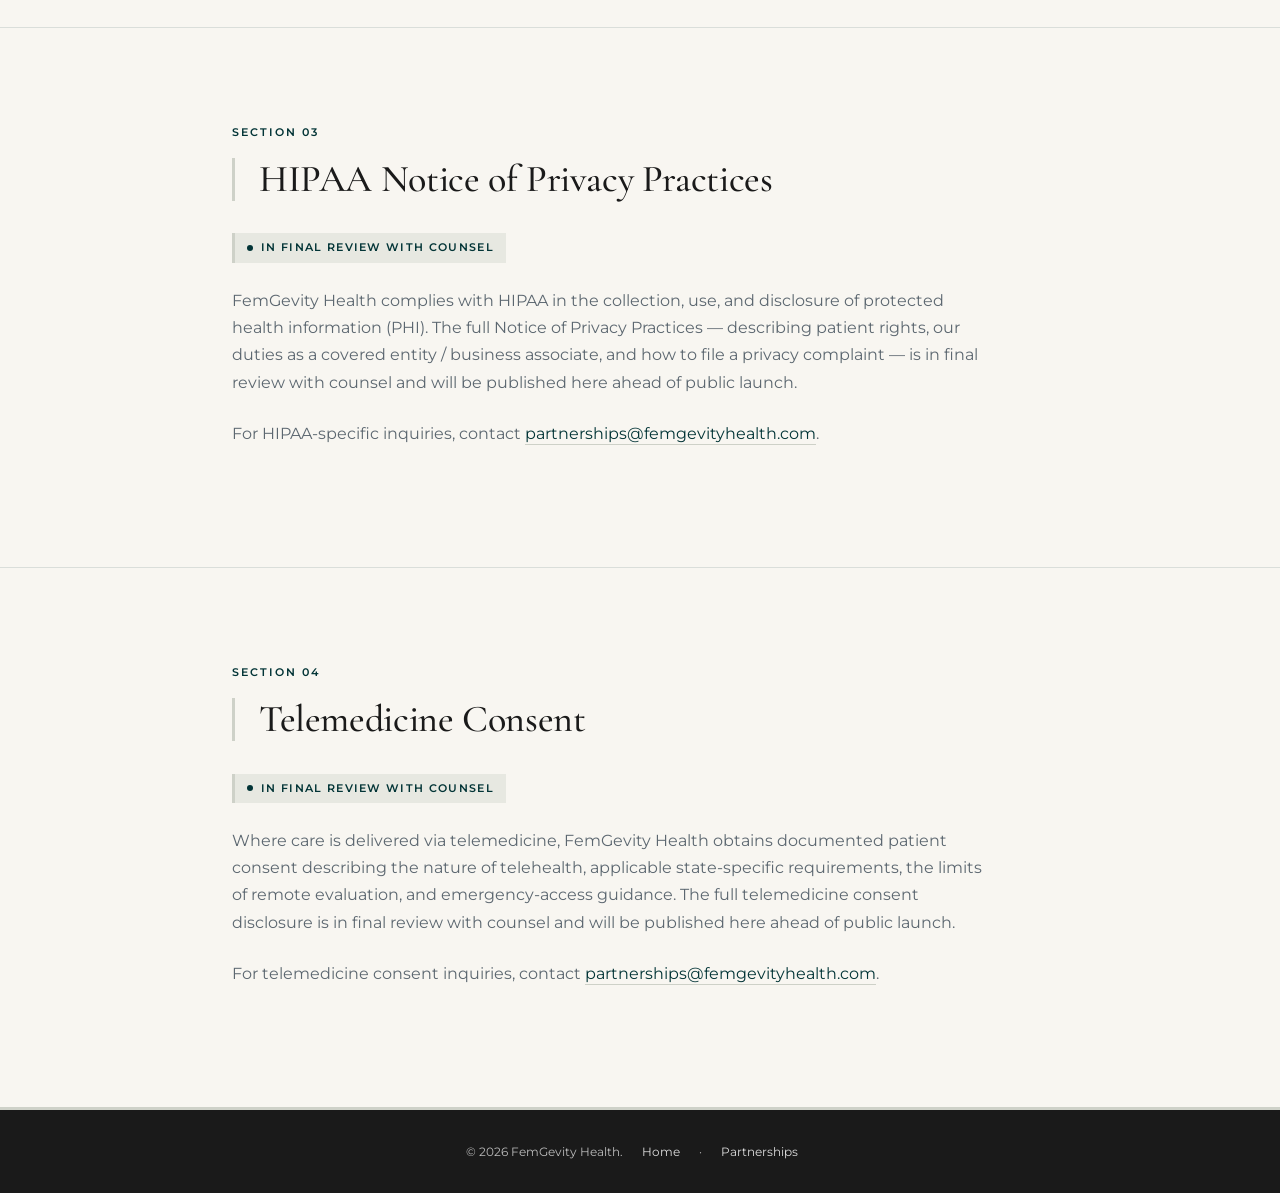
<file: legal/index.html>
<!DOCTYPE html>
<html lang="en">
<head>
<meta charset="UTF-8" />
<meta name="viewport" content="width=device-width, initial-scale=1.0" />
<title>Legal &amp; Compliance — FemGevity Health</title>
<meta name="description" content="Privacy policy, terms of service, HIPAA notice, and telemedicine consent for FemGevity Health." />
<meta name="robots" content="noindex, follow" />
<link rel="preconnect" href="https://fonts.googleapis.com">
<link rel="preconnect" href="https://fonts.gstatic.com" crossorigin>
<link href="https://fonts.googleapis.com/css2?family=Cormorant+Garamond:ital,wght@0,400;0,500;0,600;1,400&family=Montserrat:wght@300;400;500;600;700&display=swap" rel="stylesheet">
<link rel="stylesheet" href="../assets/css/site.css?v=4">
</head>
<body>

<nav class="subnav">
  <div class="container subnav-inner">
    <a href="../" class="logo" aria-label="FemGevity Health">
      <img src="../assets/logo/femgevity-on-dark.svg" alt="FemGevity Health" />
    </a>
    <a href="../" class="subnav-back"><span class="arrow">&larr;</span> Back to Home</a>
  </div>
</nav>

<section class="legal-hero">
  <div class="container">
    <span class="eyebrow eyebrow--surf">Legal &amp; Compliance</span>
    <h1>Documents &amp; disclosures.</h1>
    <p class="lede">FemGevity Health is a clinical care provider operating under an MSO-structured model. Comprehensive legal documents are in final review with counsel and are being published below as each is finalized. For any compliance, privacy, or partnership-legal inquiry, contact <a href="mailto:partnerships@femgevityhealth.com" style="color:#CED1C8;border-bottom:1px solid rgba(206,209,200,0.5);">partnerships@femgevityhealth.com</a>.</p>
    <nav class="legal-toc" aria-label="Legal sections">
      <a href="#privacy">Privacy</a>
      <a href="#terms">Terms</a>
      <a href="#hipaa">HIPAA Notice</a>
      <a href="#telemedicine-consent">Telemedicine Consent</a>
    </nav>
  </div>
</section>

<section class="legal-section" id="privacy">
  <div class="container">
    <span class="section-num">Section 01</span>
    <h2>Privacy Policy</h2>
    <div class="legal-status-badge">In Final Review with Counsel</div>
    <p>FemGevity Health collects only the information necessary to deliver clinical care and partnership operations, in accordance with HIPAA and applicable U.S. state privacy law. Comprehensive privacy disclosures are in final review with counsel and will be published here ahead of public launch.</p>
    <p>For privacy-specific inquiries in the meantime, contact <a href="mailto:partnerships@femgevityhealth.com?subject=Privacy%20inquiry">partnerships@femgevityhealth.com</a>.</p>
  </div>
</section>

<section class="legal-section" id="terms">
  <div class="container">
    <span class="section-num">Section 02</span>
    <h2>Terms of Service</h2>
    <div class="legal-status-badge">In Final Review with Counsel</div>
    <p>The terms governing partnerships, platform access, and clinical care delivery are documented per partnership and finalized at contract execution. Public terms of service for general site visitors are in final review with counsel and will be published here ahead of public launch.</p>
    <p>For partnership terms inquiries, contact <a href="mailto:partnerships@femgevityhealth.com?subject=Terms%20inquiry">partnerships@femgevityhealth.com</a>.</p>
  </div>
</section>

<section class="legal-section" id="hipaa">
  <div class="container">
    <span class="section-num">Section 03</span>
    <h2>HIPAA Notice of Privacy Practices</h2>
    <div class="legal-status-badge">In Final Review with Counsel</div>
    <p>FemGevity Health complies with HIPAA in the collection, use, and disclosure of protected health information (PHI). The full Notice of Privacy Practices &mdash; describing patient rights, our duties as a covered entity / business associate, and how to file a privacy complaint &mdash; is in final review with counsel and will be published here ahead of public launch.</p>
    <p>For HIPAA-specific inquiries, contact <a href="mailto:partnerships@femgevityhealth.com?subject=HIPAA%20inquiry">partnerships@femgevityhealth.com</a>.</p>
  </div>
</section>

<section class="legal-section" id="telemedicine-consent">
  <div class="container">
    <span class="section-num">Section 04</span>
    <h2>Telemedicine Consent</h2>
    <div class="legal-status-badge">In Final Review with Counsel</div>
    <p>Where care is delivered via telemedicine, FemGevity Health obtains documented patient consent describing the nature of telehealth, applicable state-specific requirements, the limits of remote evaluation, and emergency-access guidance. The full telemedicine consent disclosure is in final review with counsel and will be published here ahead of public launch.</p>
    <p>For telemedicine consent inquiries, contact <a href="mailto:partnerships@femgevityhealth.com?subject=Telemedicine%20consent%20inquiry">partnerships@femgevityhealth.com</a>.</p>
  </div>
</section>

<footer class="subfooter">
  <div class="container">
    © 2026 FemGevity Health. <a href="../">Home</a> · <a href="../#partnership">Partnerships</a>
  </div>
</footer>

</body>
</html>
</file>
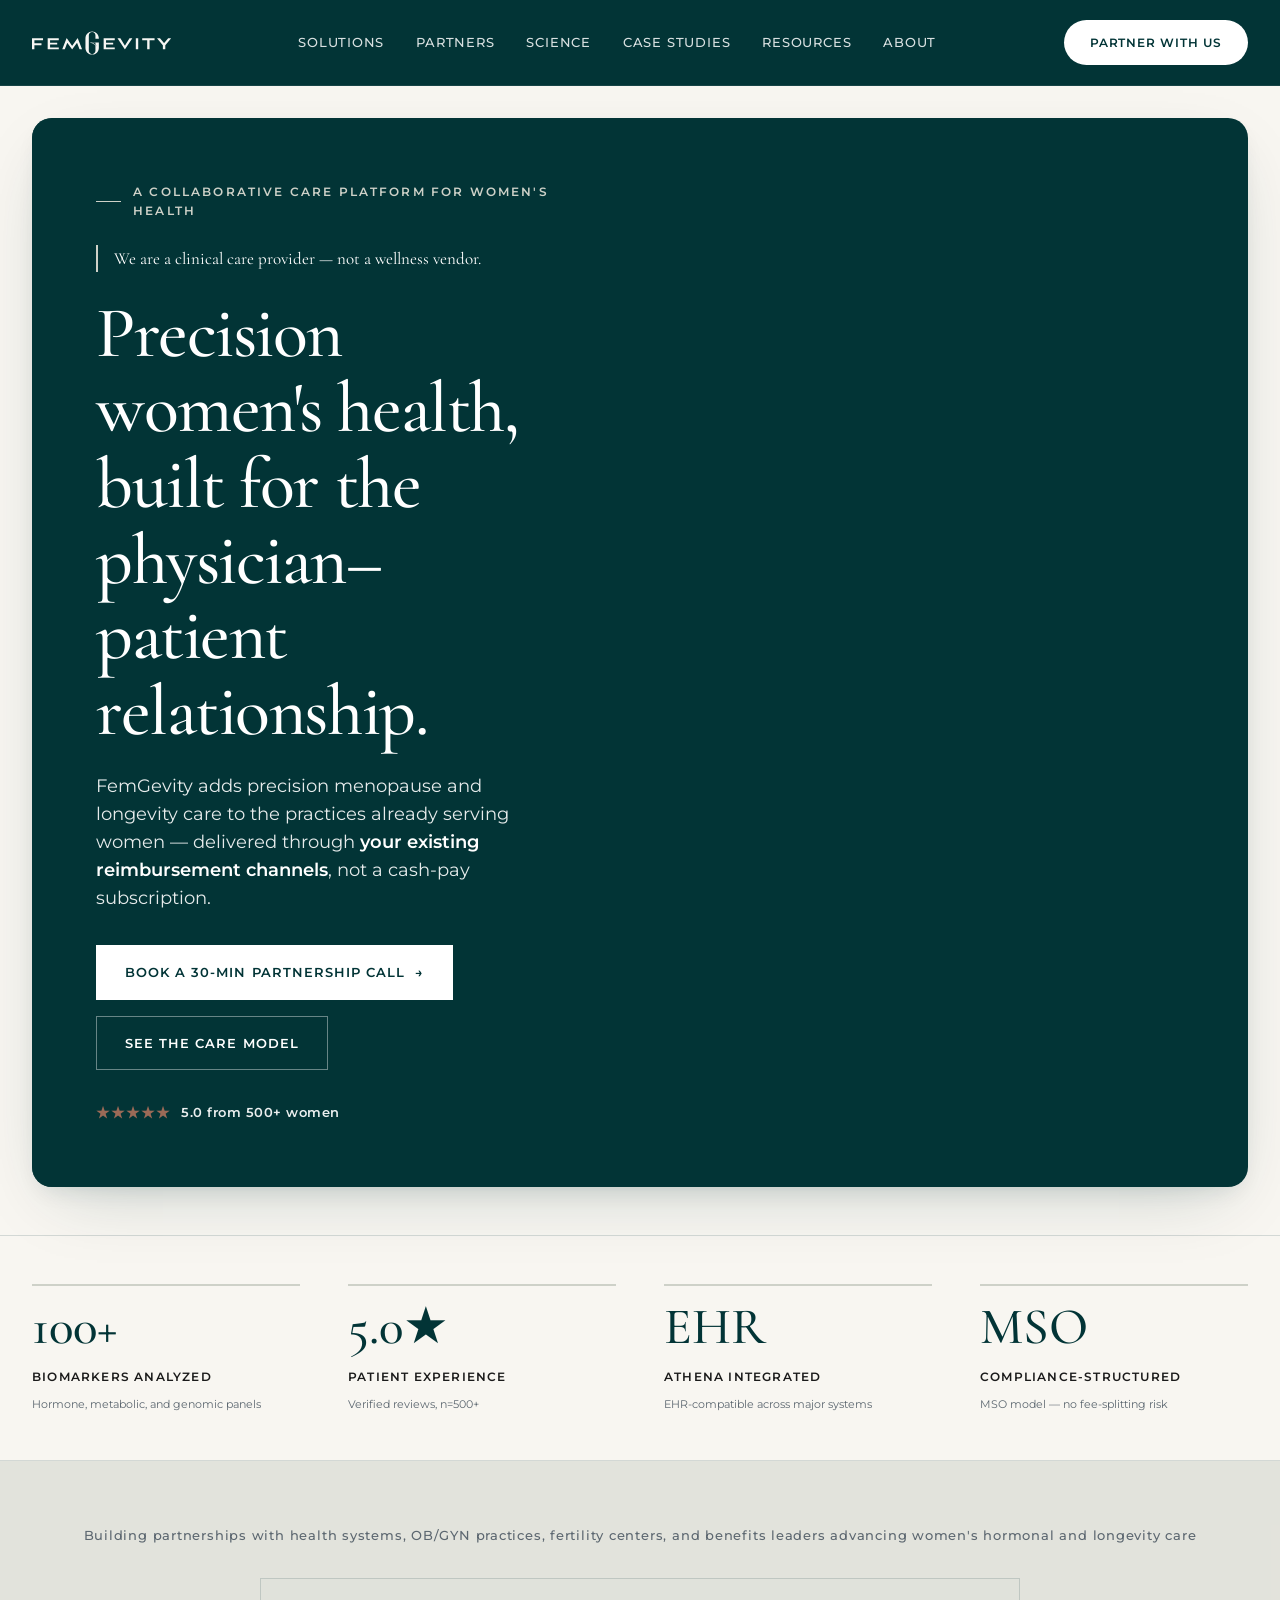
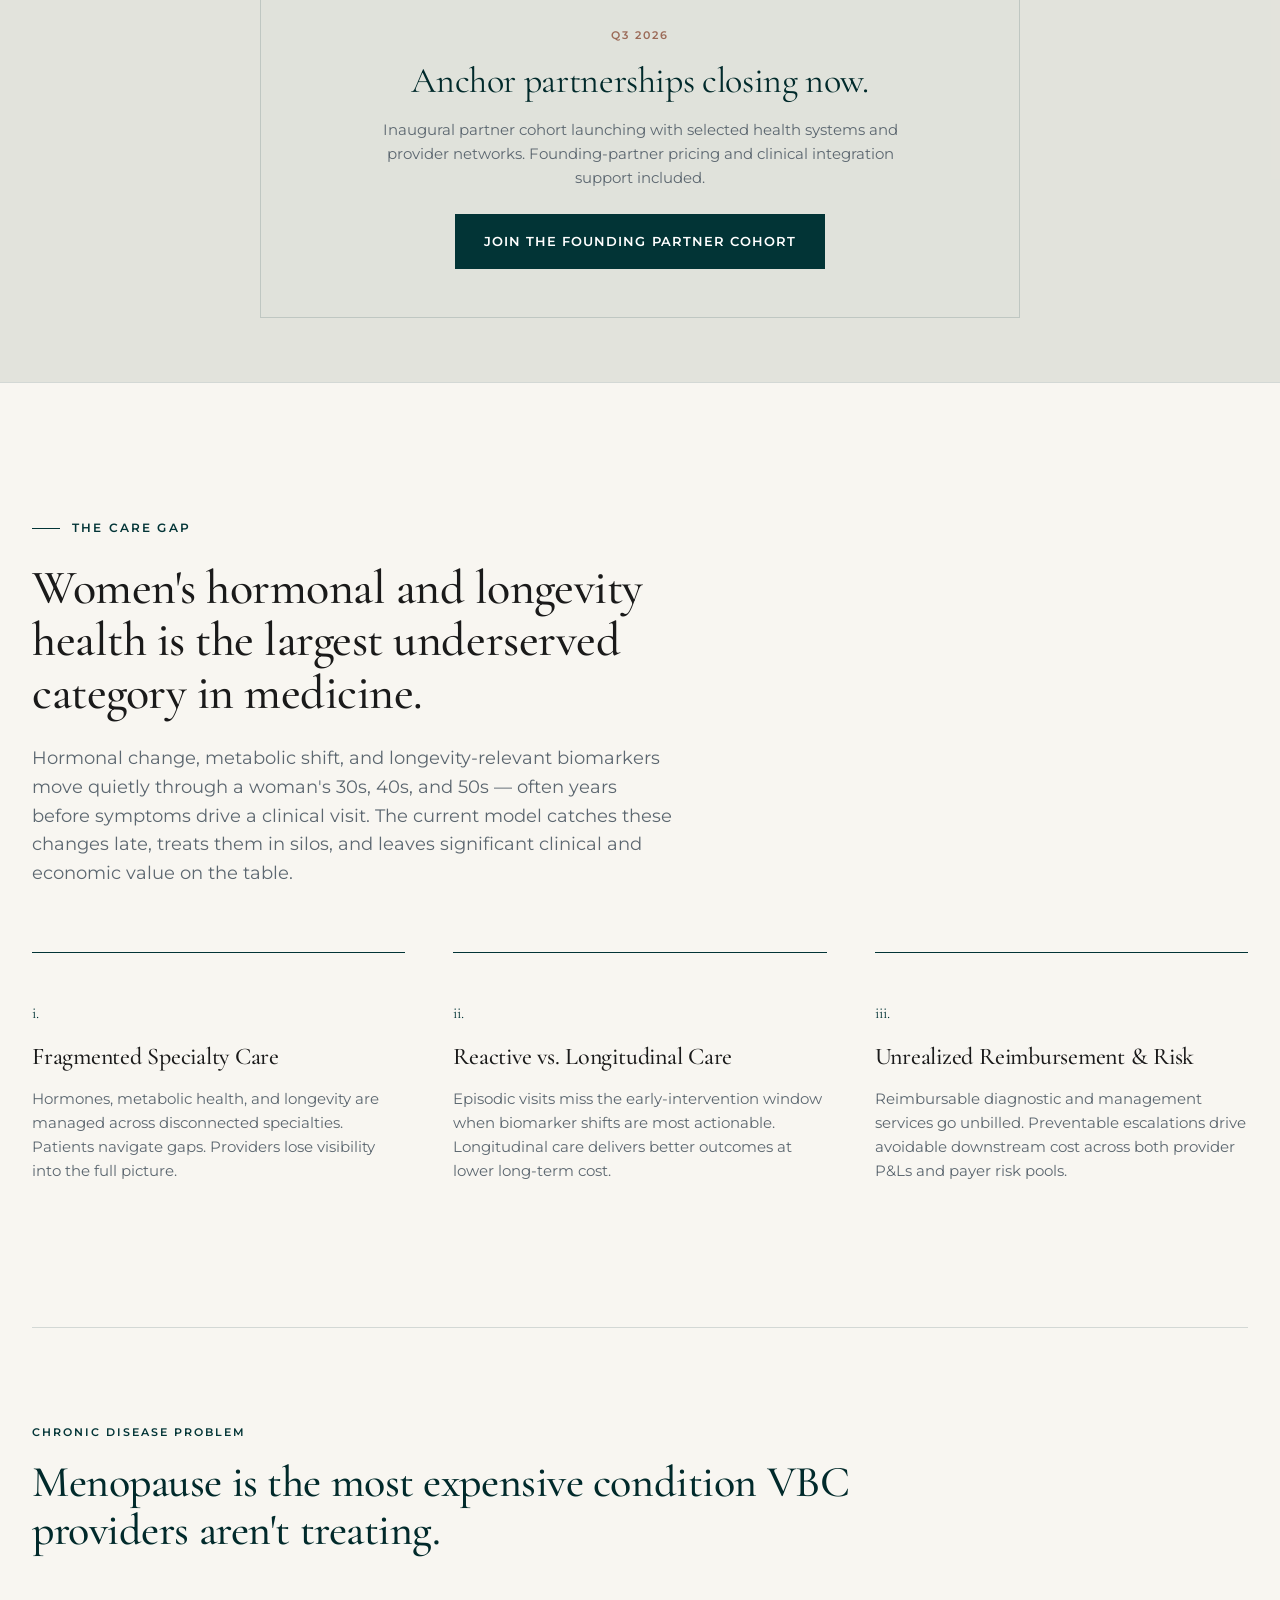
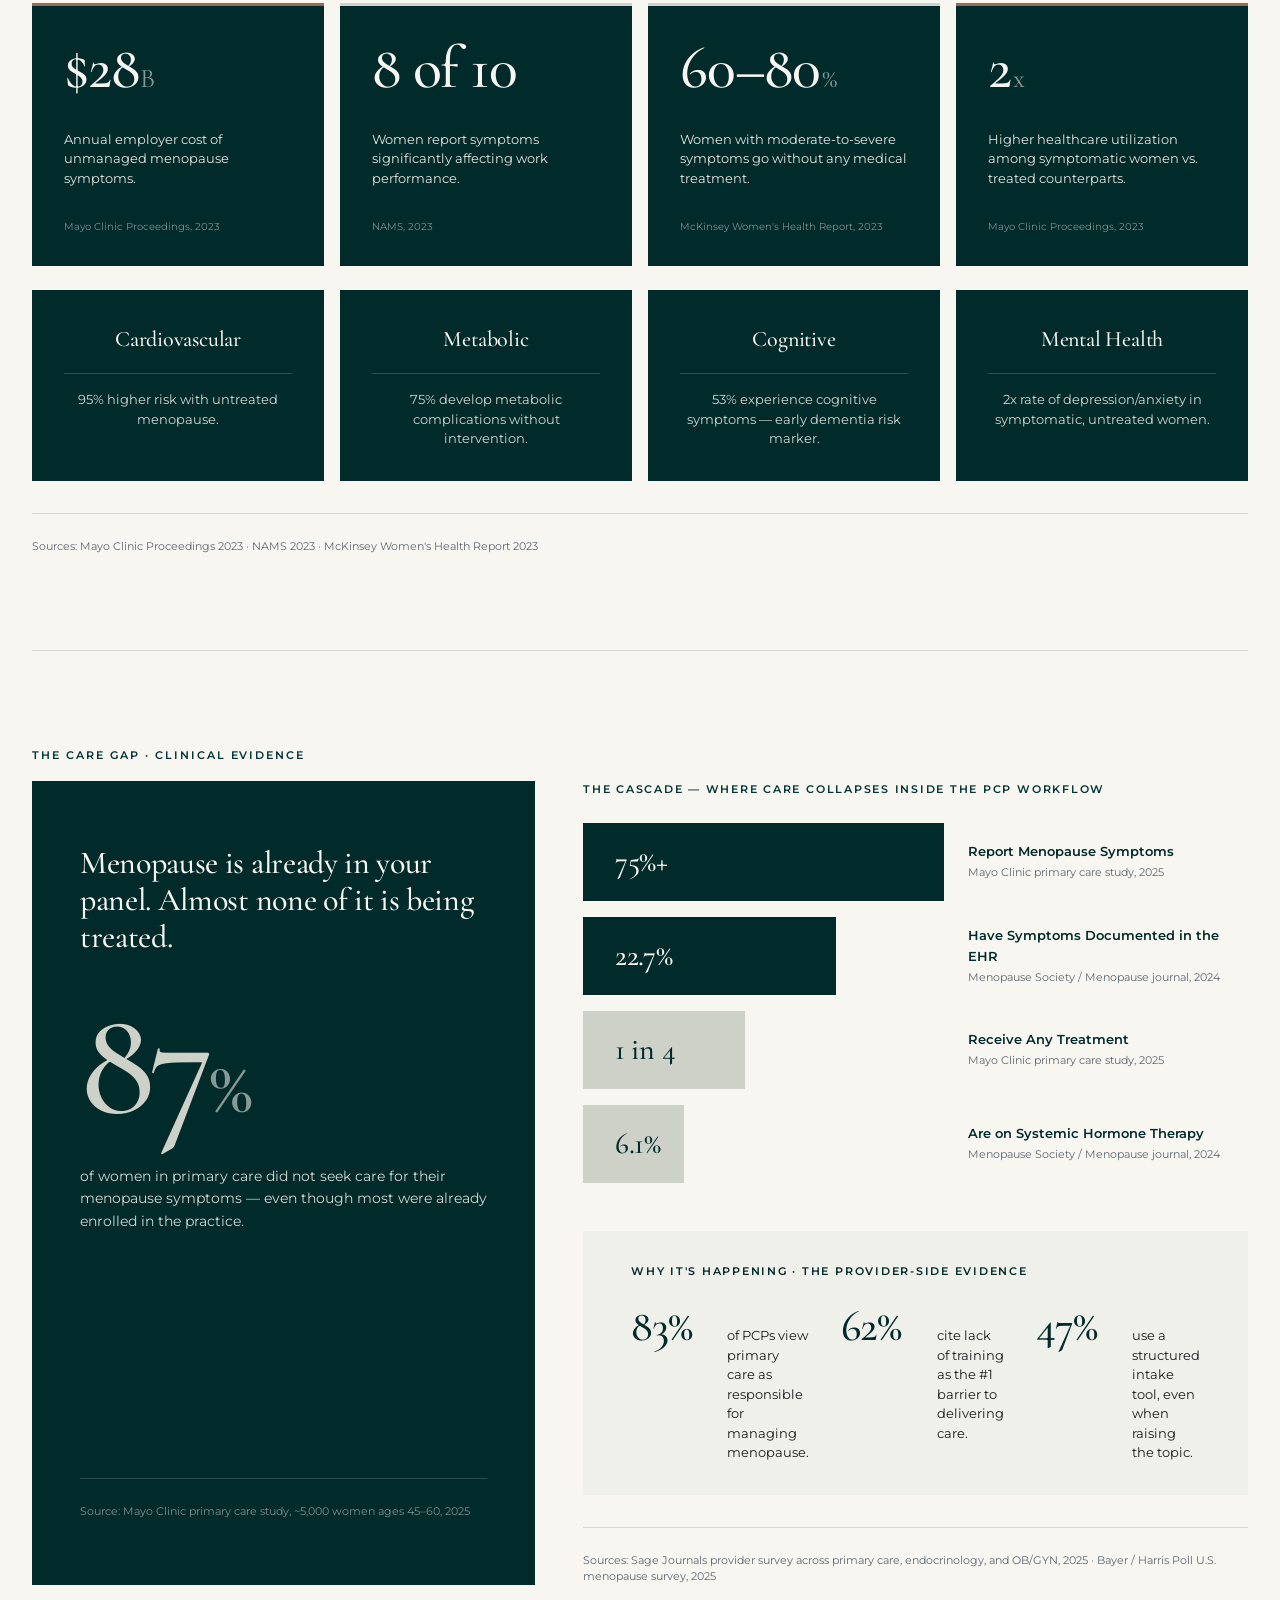
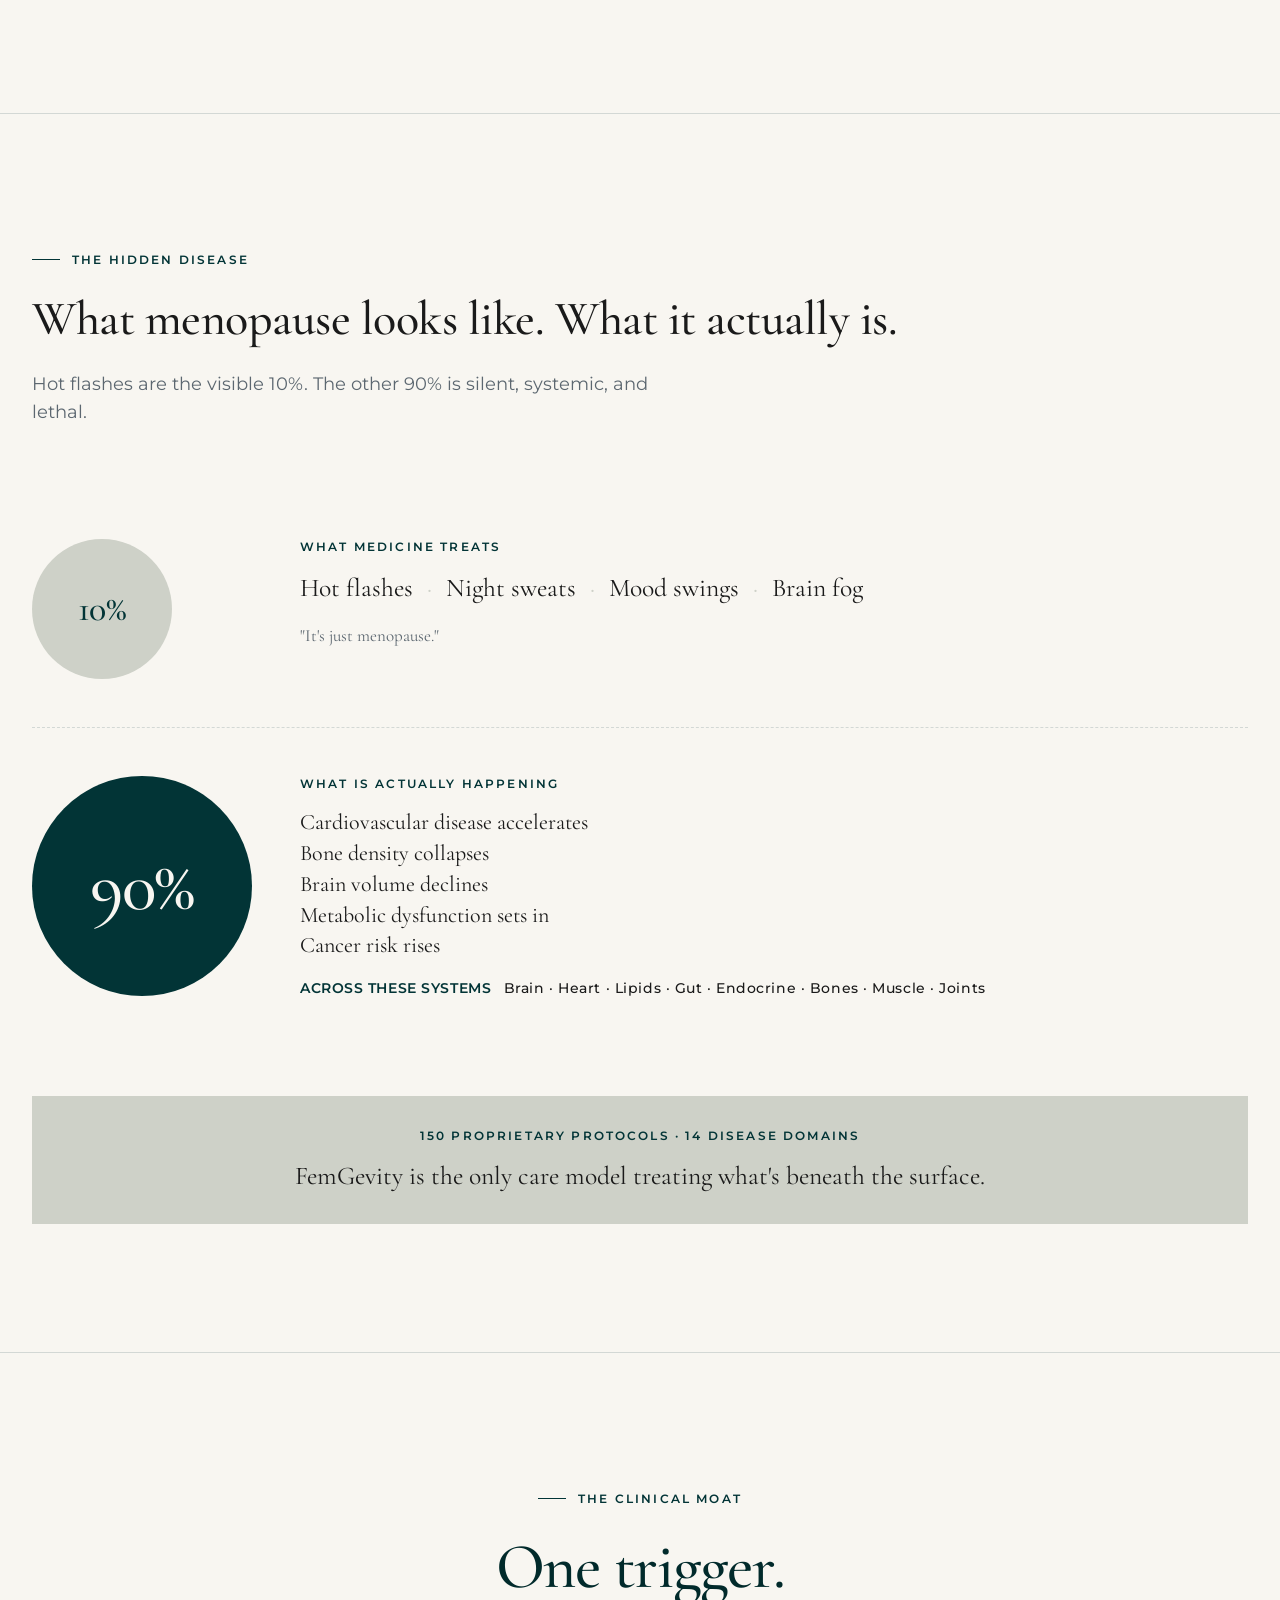
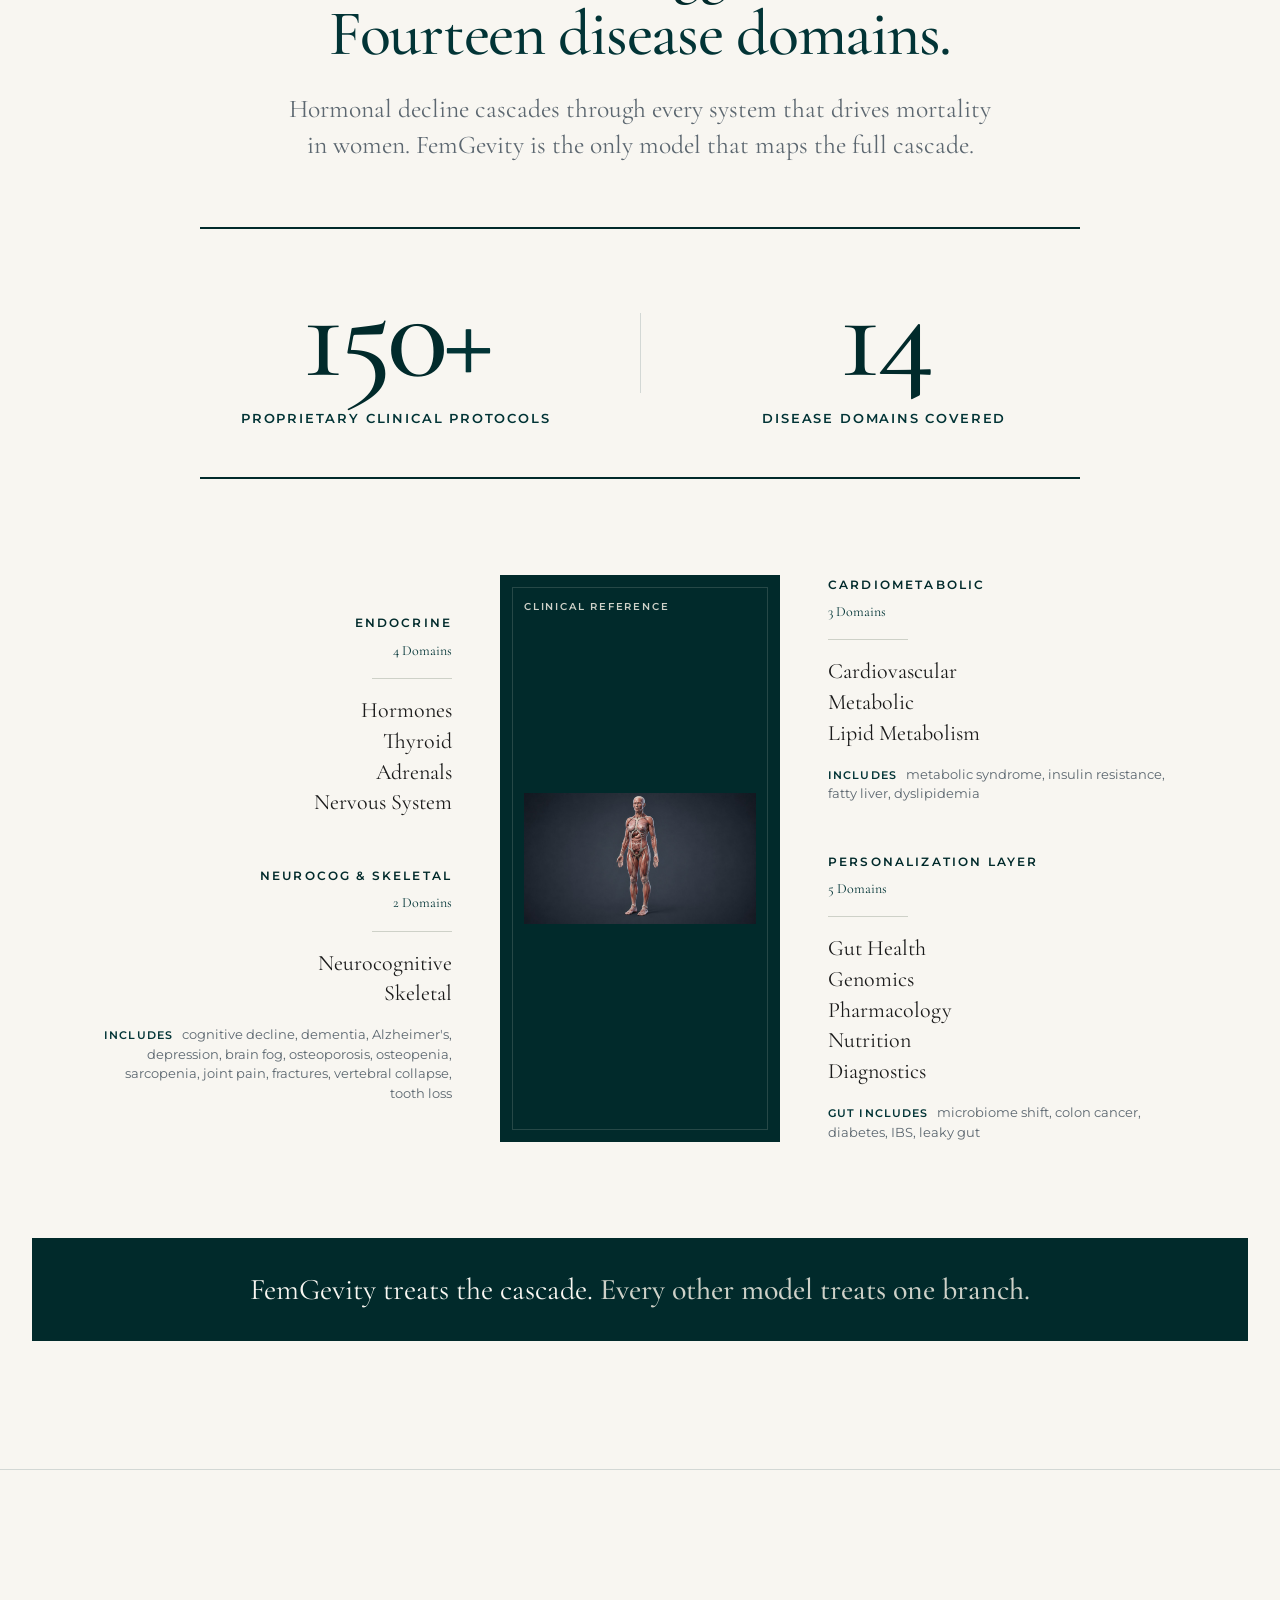
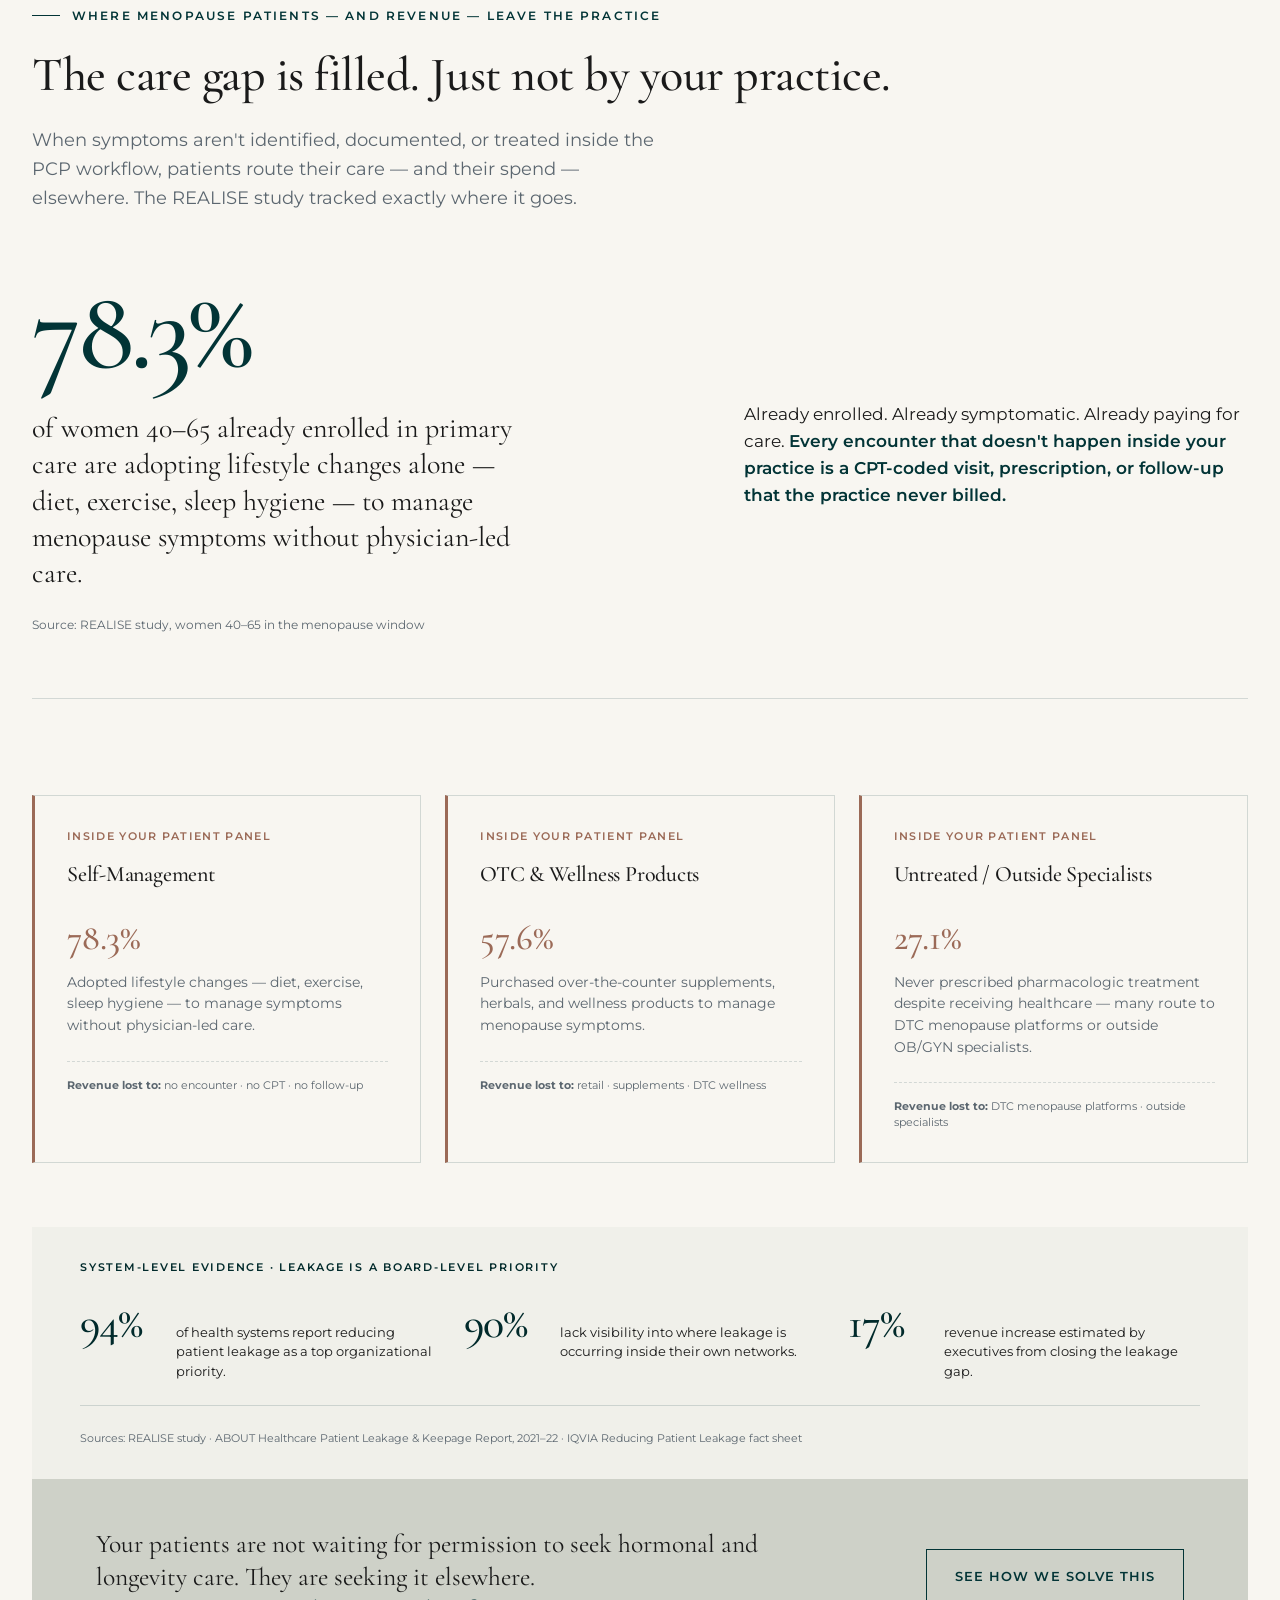
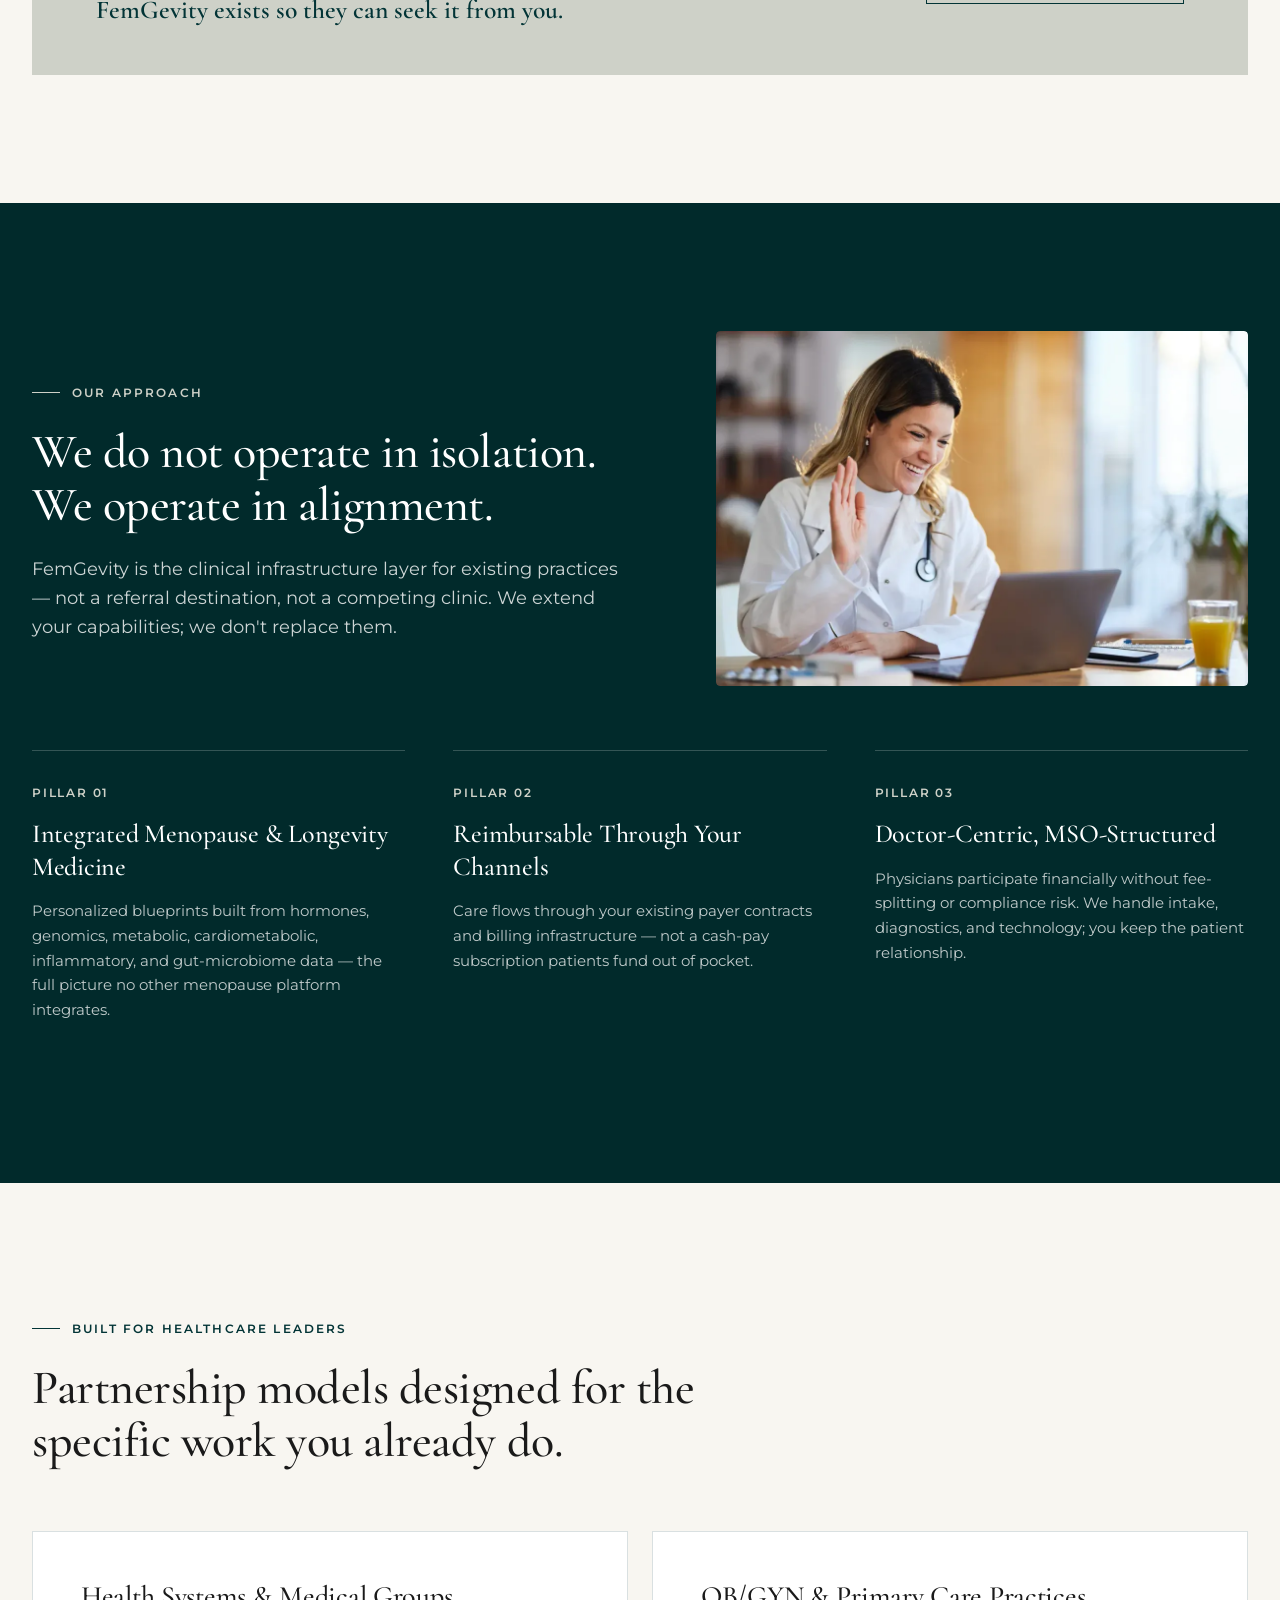
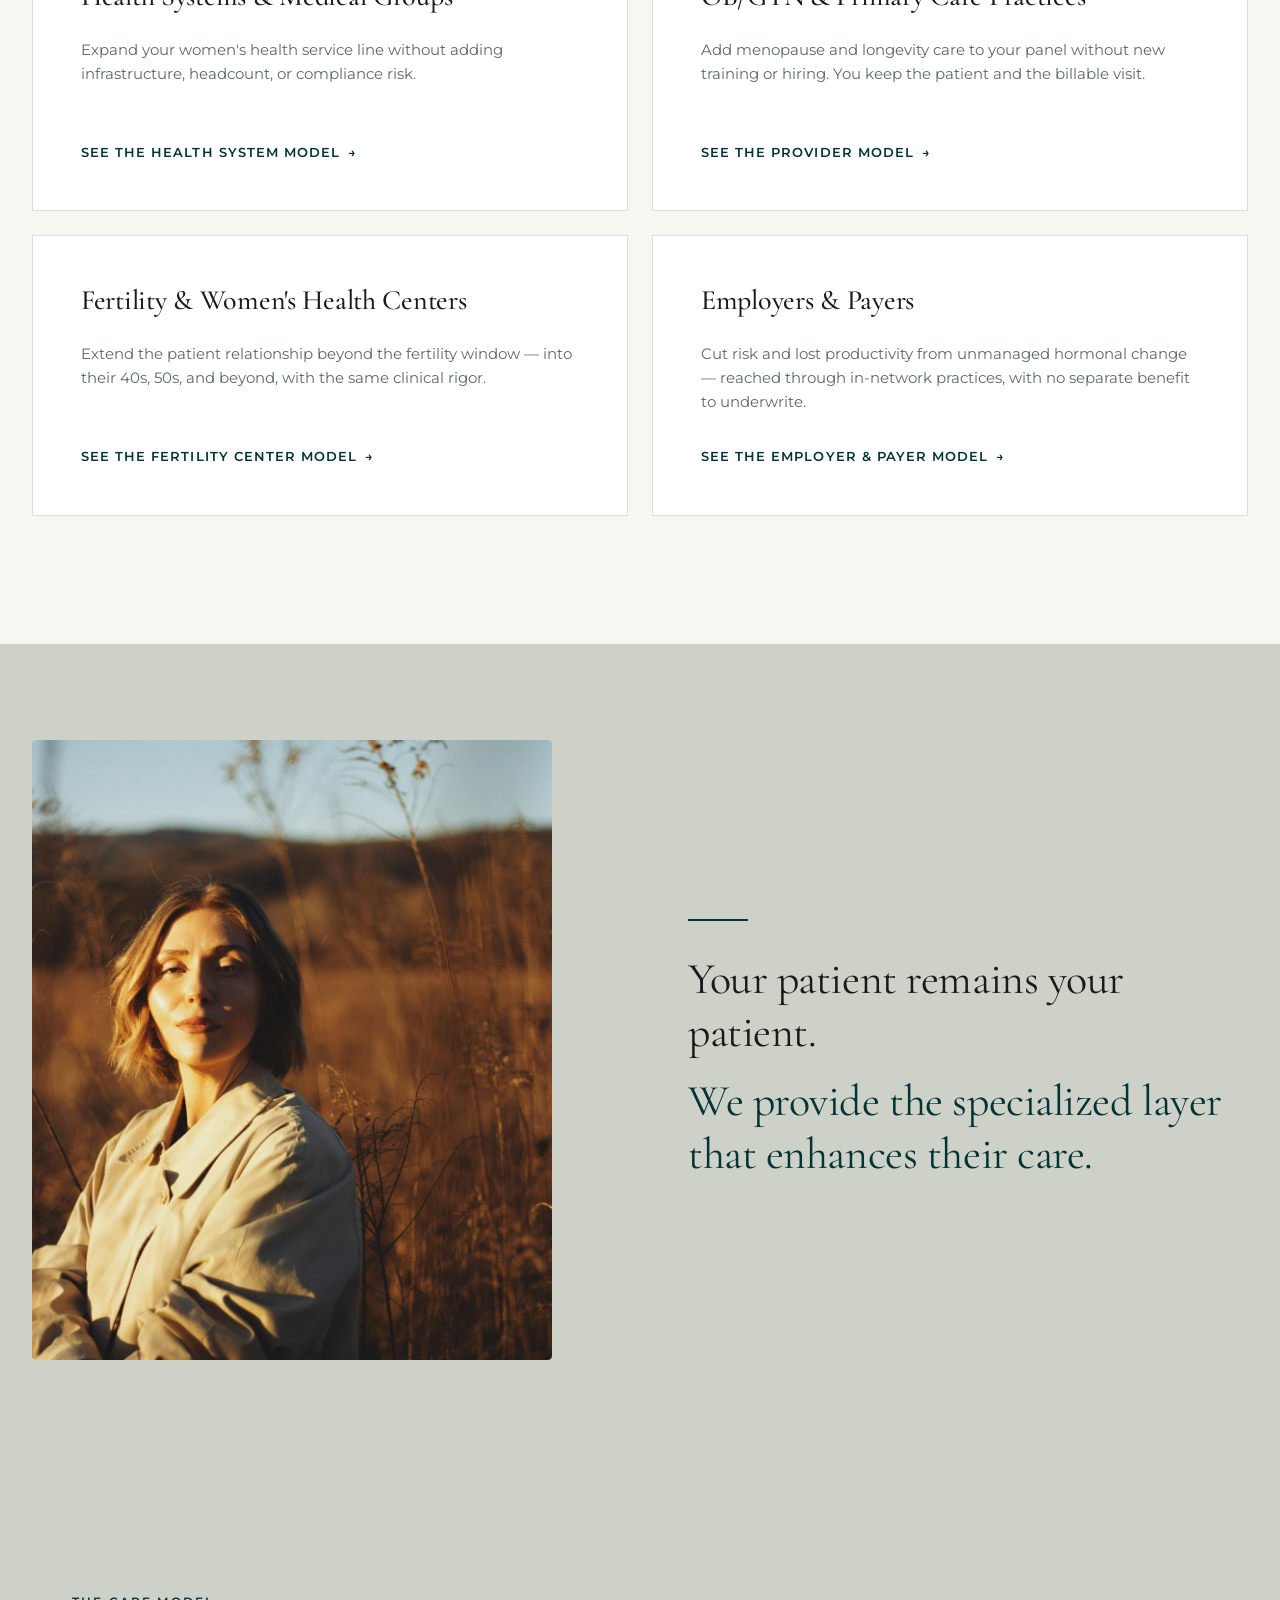
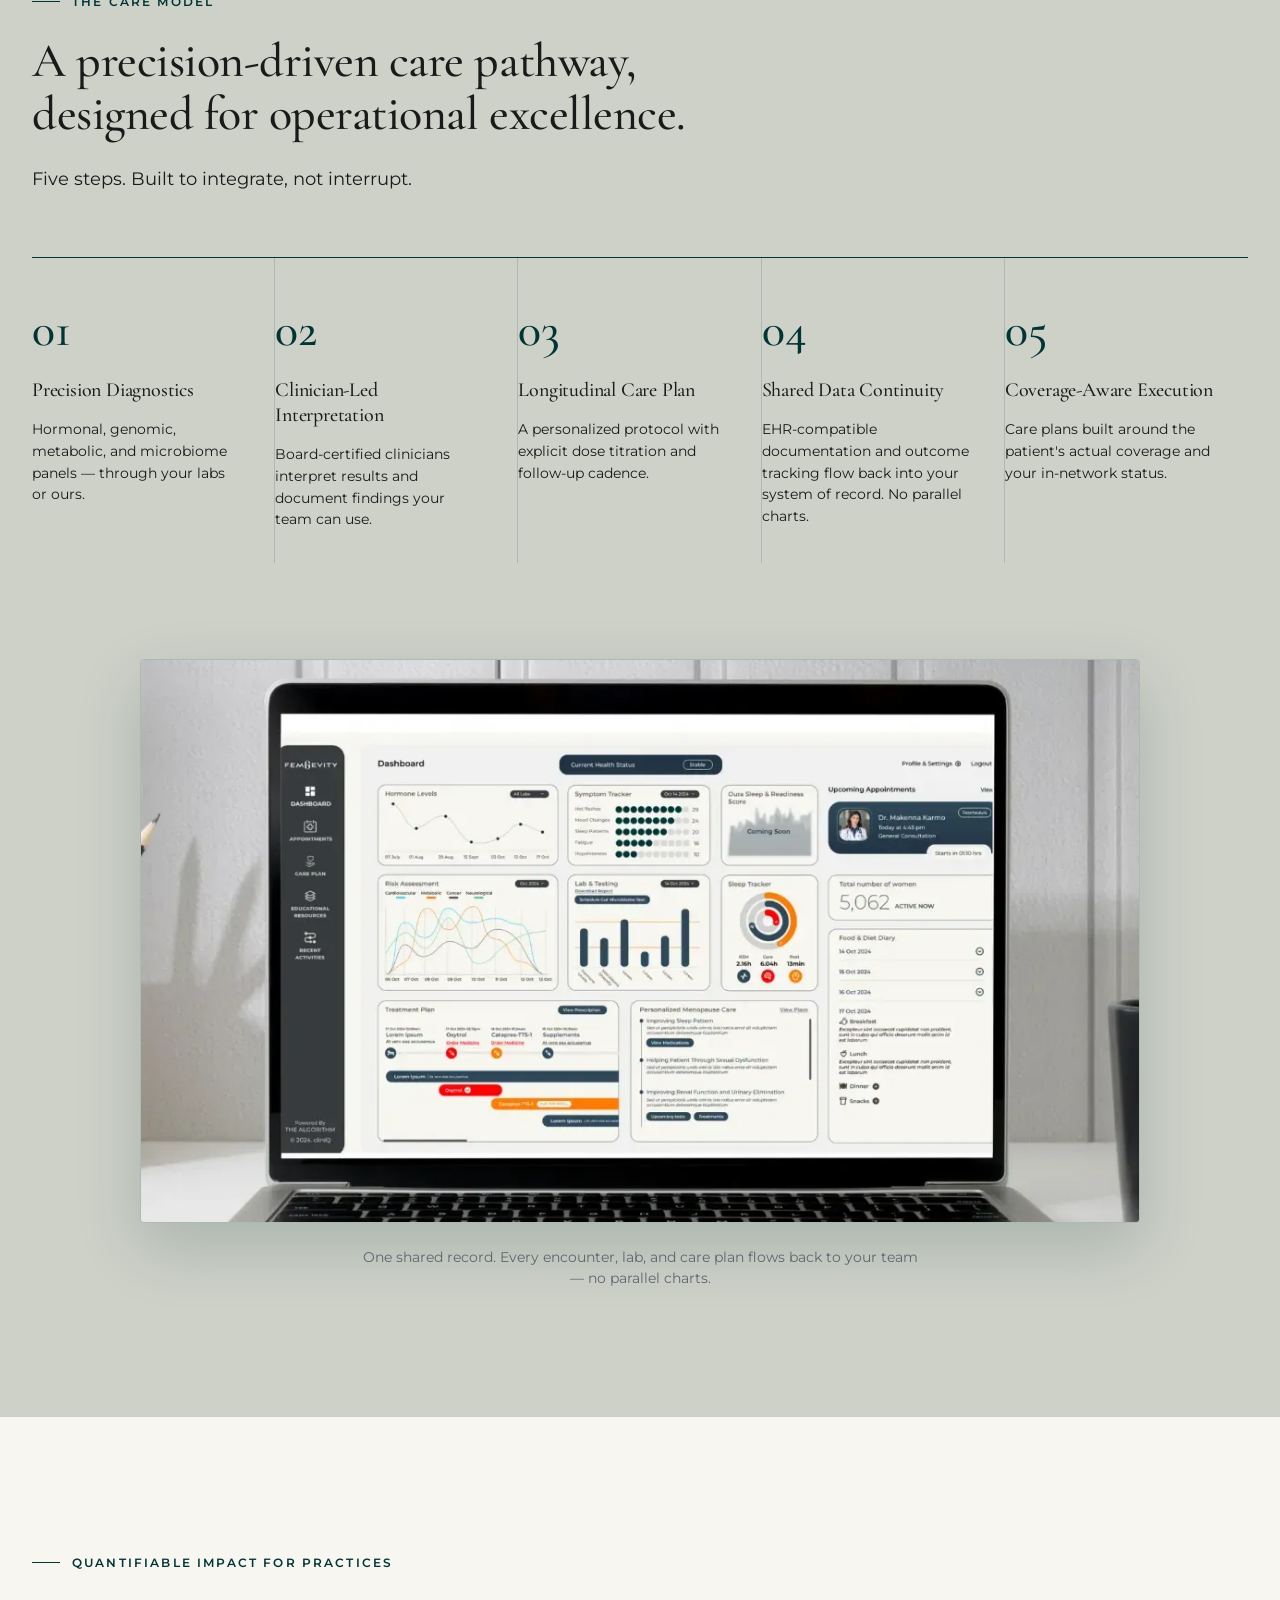
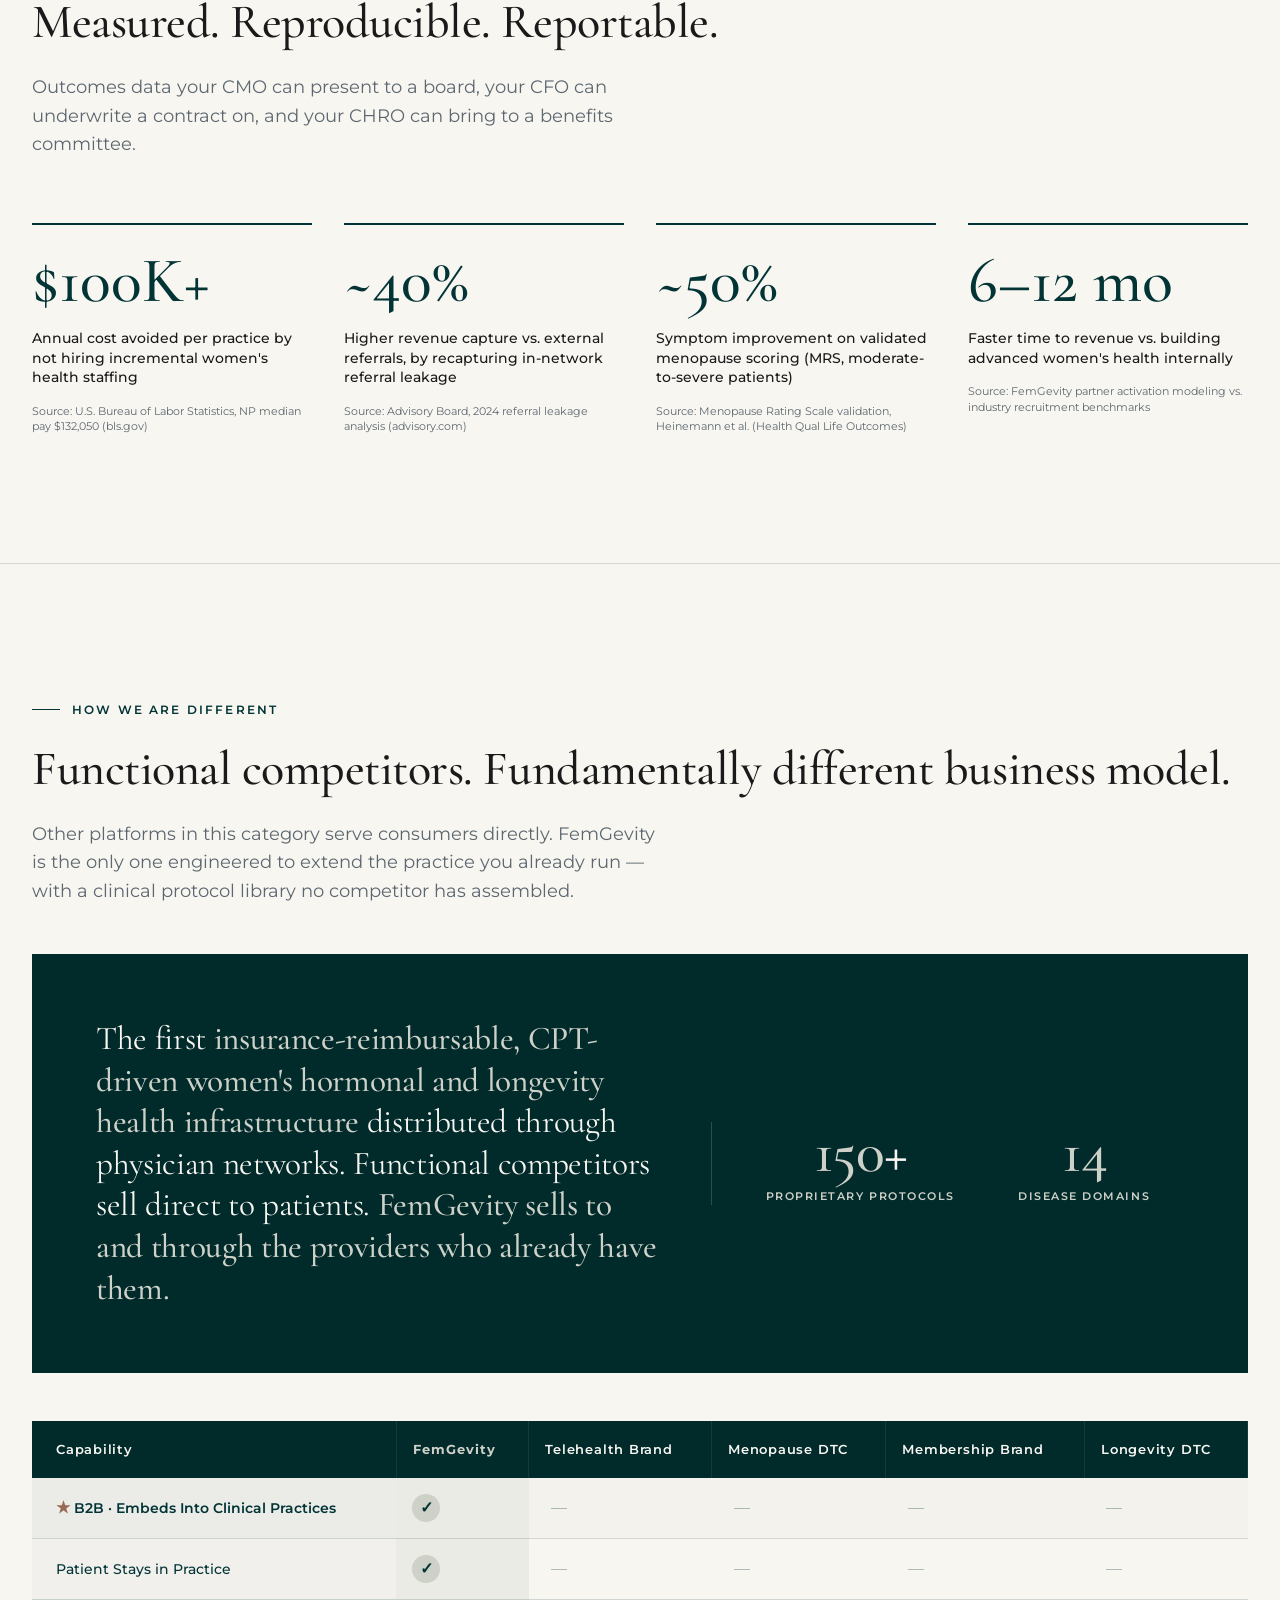
<file: partnership/index.html>
<!DOCTYPE html>
<html lang="en">
<head>
<meta charset="UTF-8" />
<meta name="viewport" content="width=device-width, initial-scale=1.0" />
<title>Book a Partnership Call — FemGevity Health</title>
<meta name="description" content="Book a 30-minute partnership call with FemGevity. We respond within 24 business hours." />
<!-- Direct visitors arriving at /partnership/ to the homepage intake form. -->
<meta http-equiv="refresh" content="0; url=../#partnership" />
<link rel="canonical" href="../#partnership" />
<link rel="preconnect" href="https://fonts.googleapis.com">
<link rel="preconnect" href="https://fonts.gstatic.com" crossorigin>
<link href="https://fonts.googleapis.com/css2?family=Cormorant+Garamond:ital,wght@0,400;0,500;0,600;1,400&family=Montserrat:wght@300;400;500;600;700&display=swap" rel="stylesheet">
<link rel="stylesheet" href="../assets/css/site.css?v=4">
<script>window.location.replace('../#partnership');</script>
</head>
<body>

<nav class="subnav">
  <div class="container subnav-inner">
    <a href="../" class="logo" aria-label="FemGevity Health">
      <img src="../assets/logo/femgevity-on-dark.svg" alt="FemGevity Health" />
    </a>
    <a href="../" class="subnav-back"><span class="arrow">&larr;</span> Back to Home</a>
  </div>
</nav>

<section class="subhero">
  <div class="container">
    <span class="eyebrow">Partnership</span>
    <h1>Redirecting to the partnership form&hellip;</h1>
    <p class="lede">If you are not redirected automatically, follow the link below.</p>
    <div class="subhero-ctas">
      <a href="../#partnership" class="btn btn-primary">Open the Partnership Form <span class="arrow">→</span></a>
    </div>
  </div>
</section>

</body>
</html>
</file>
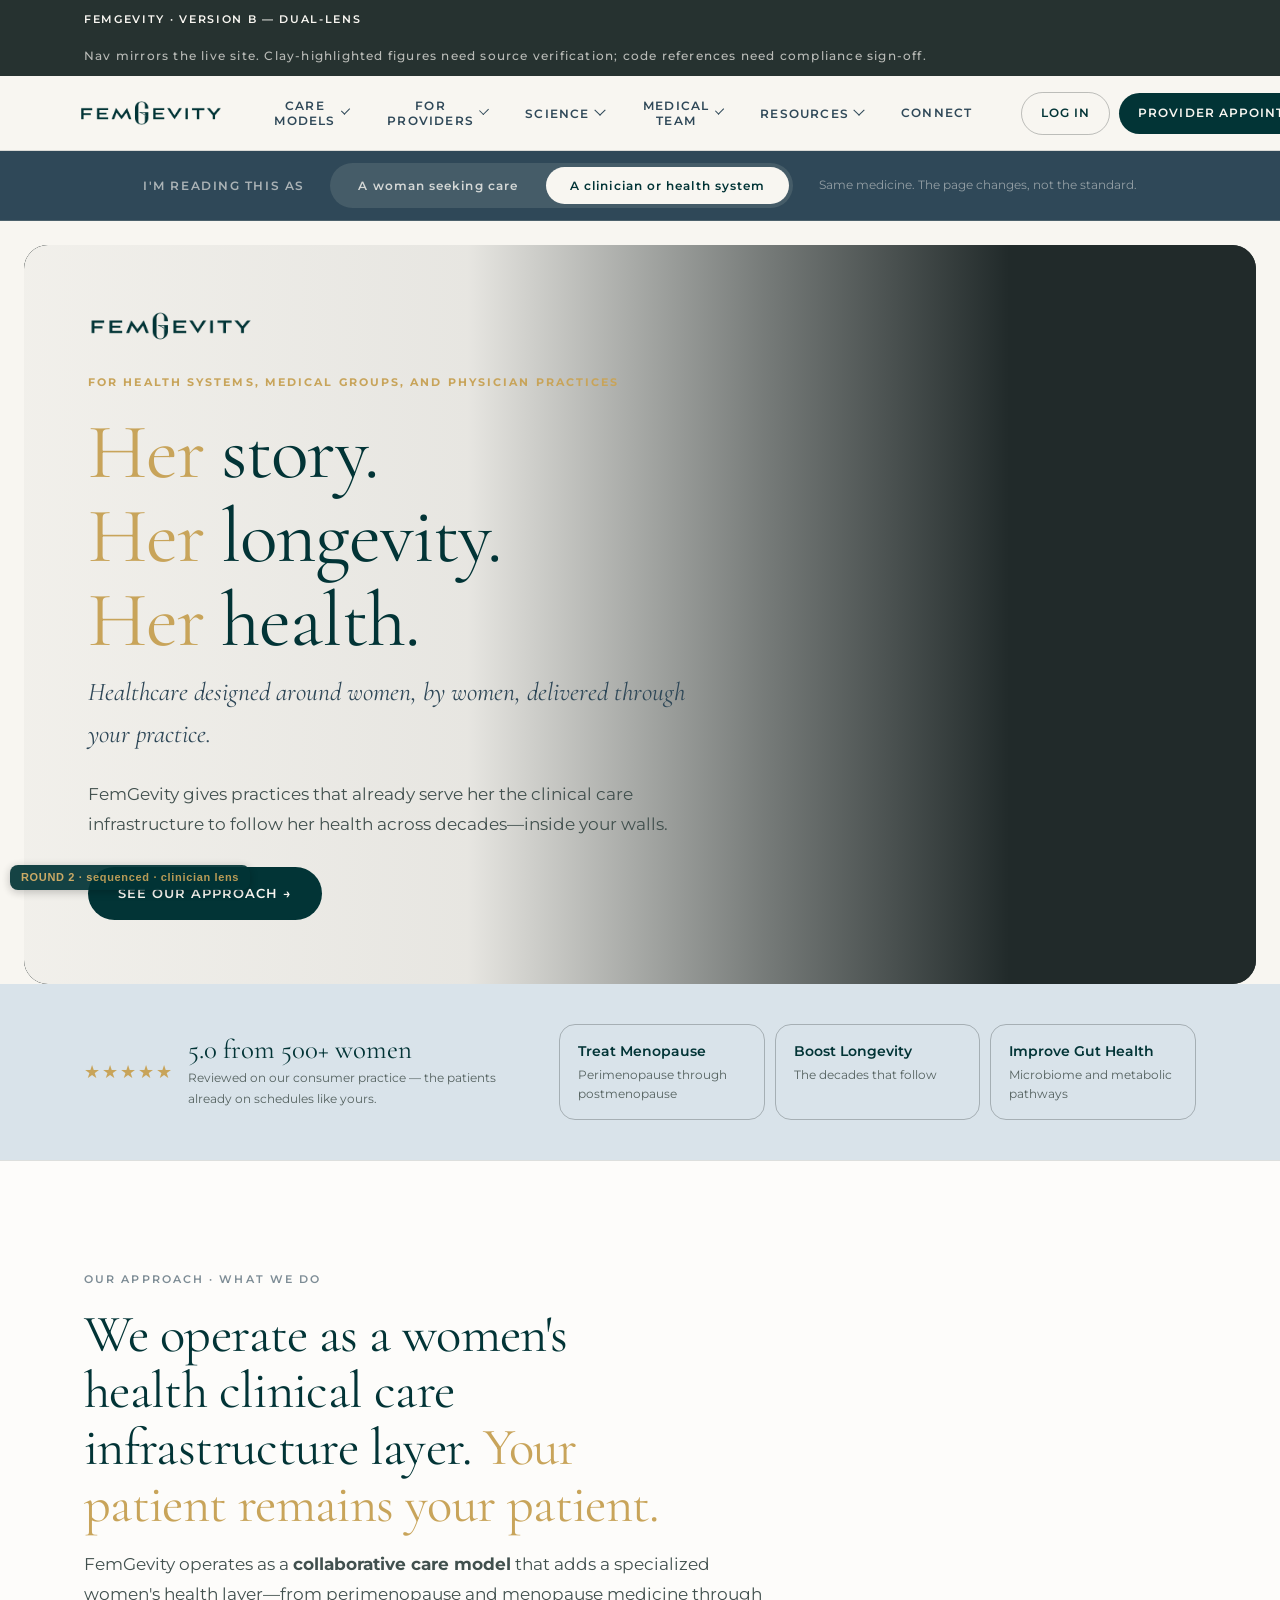
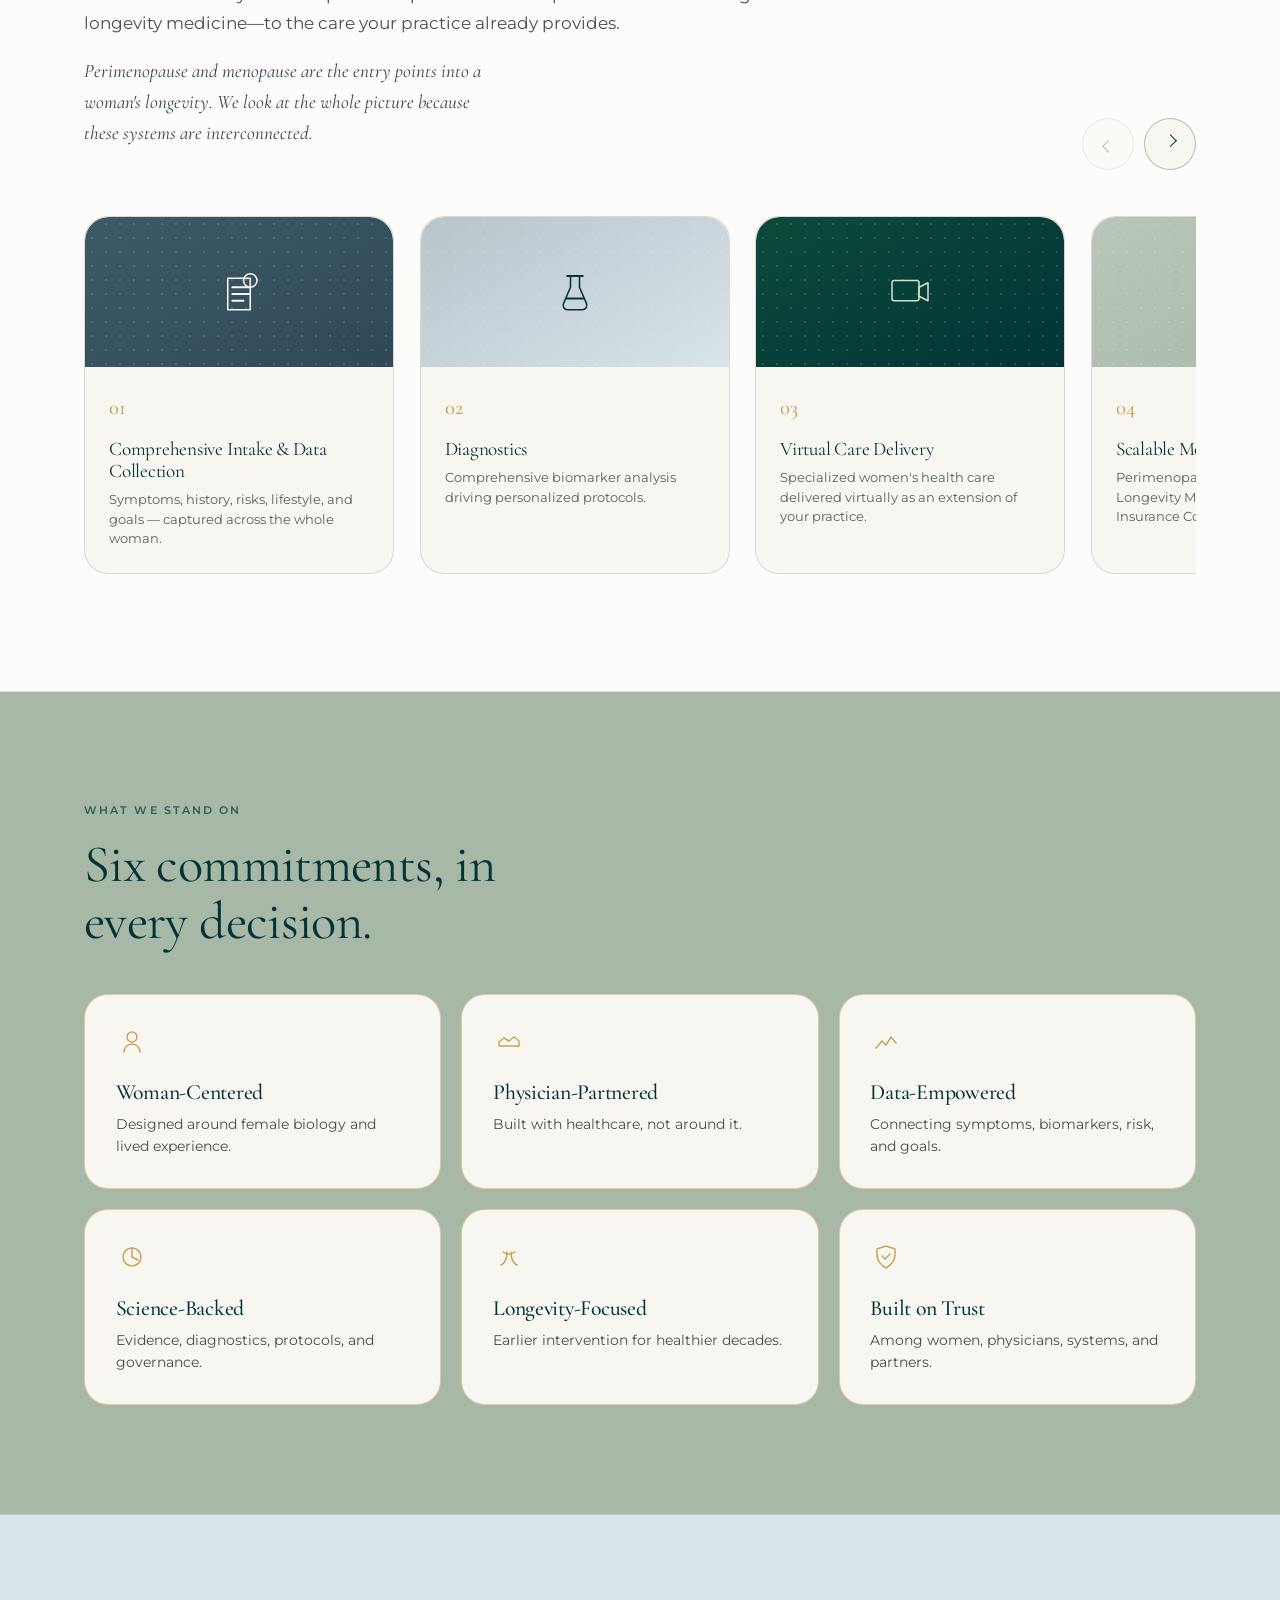
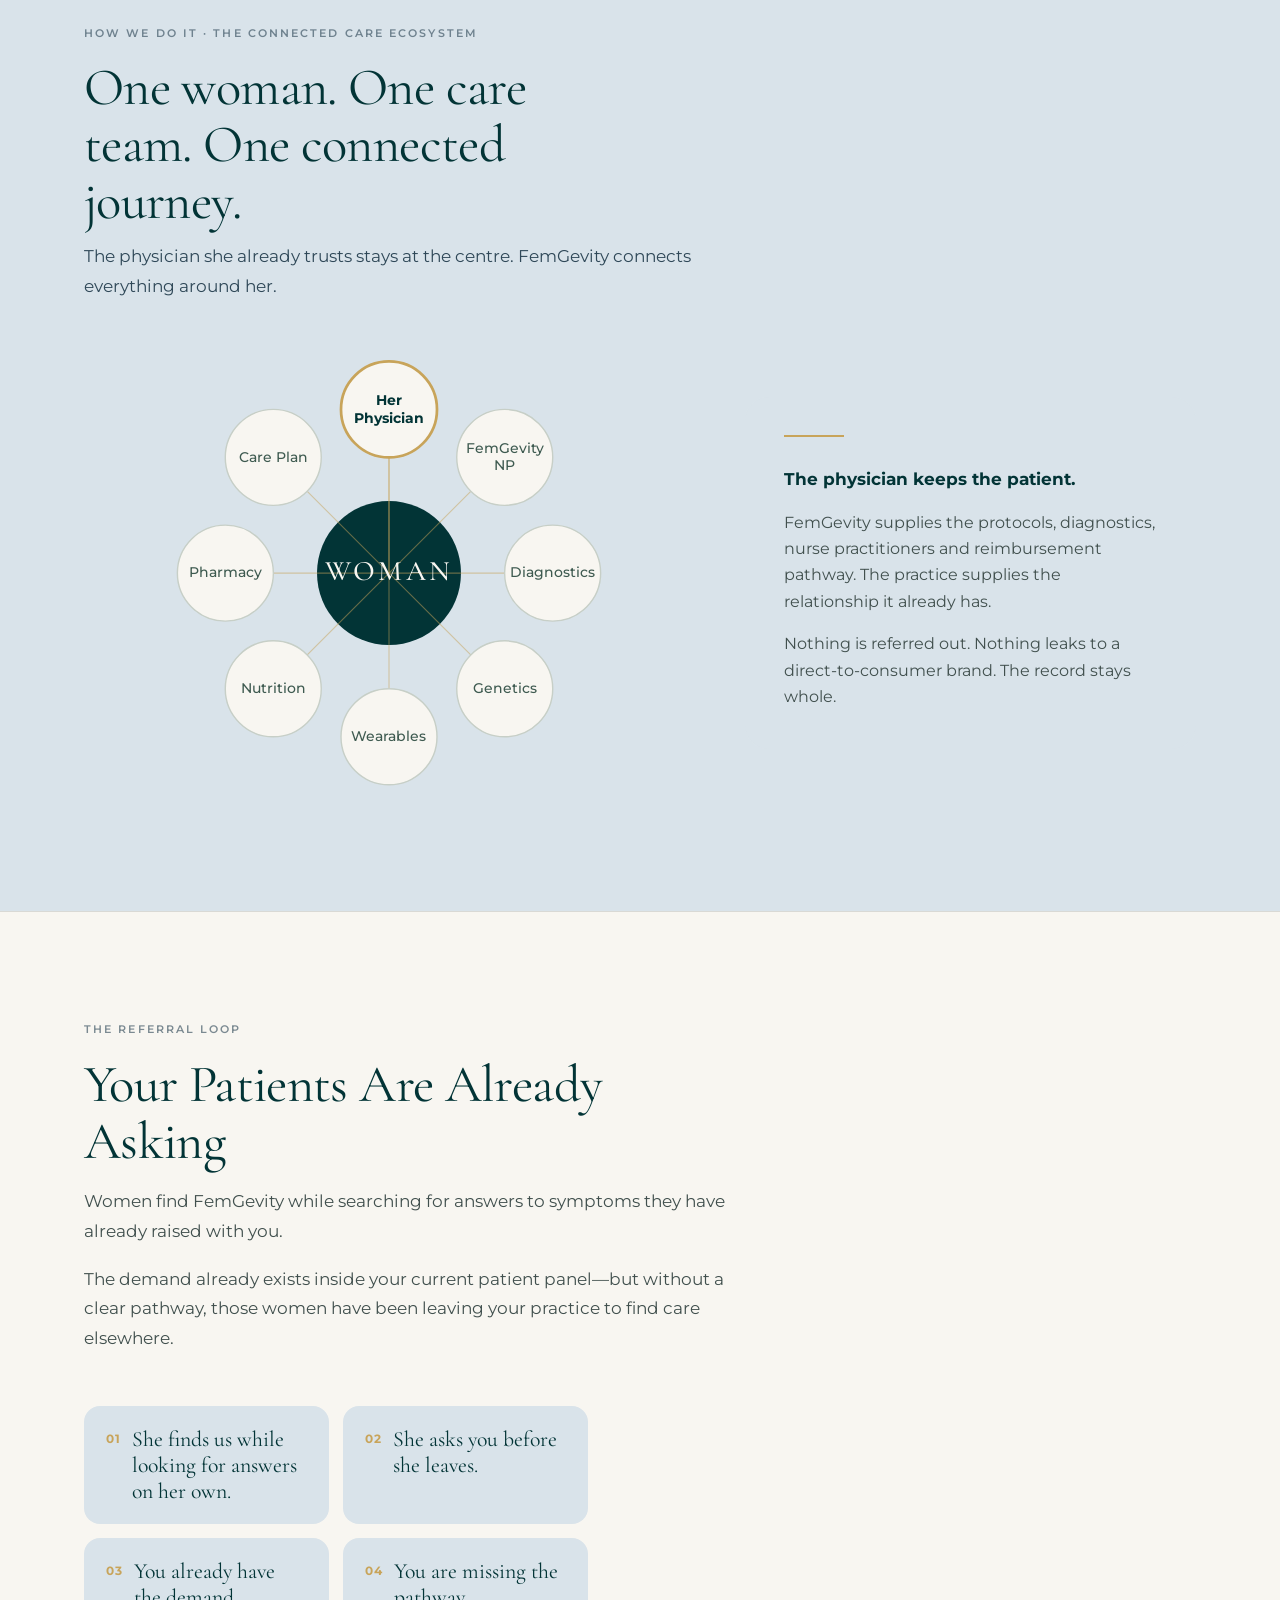
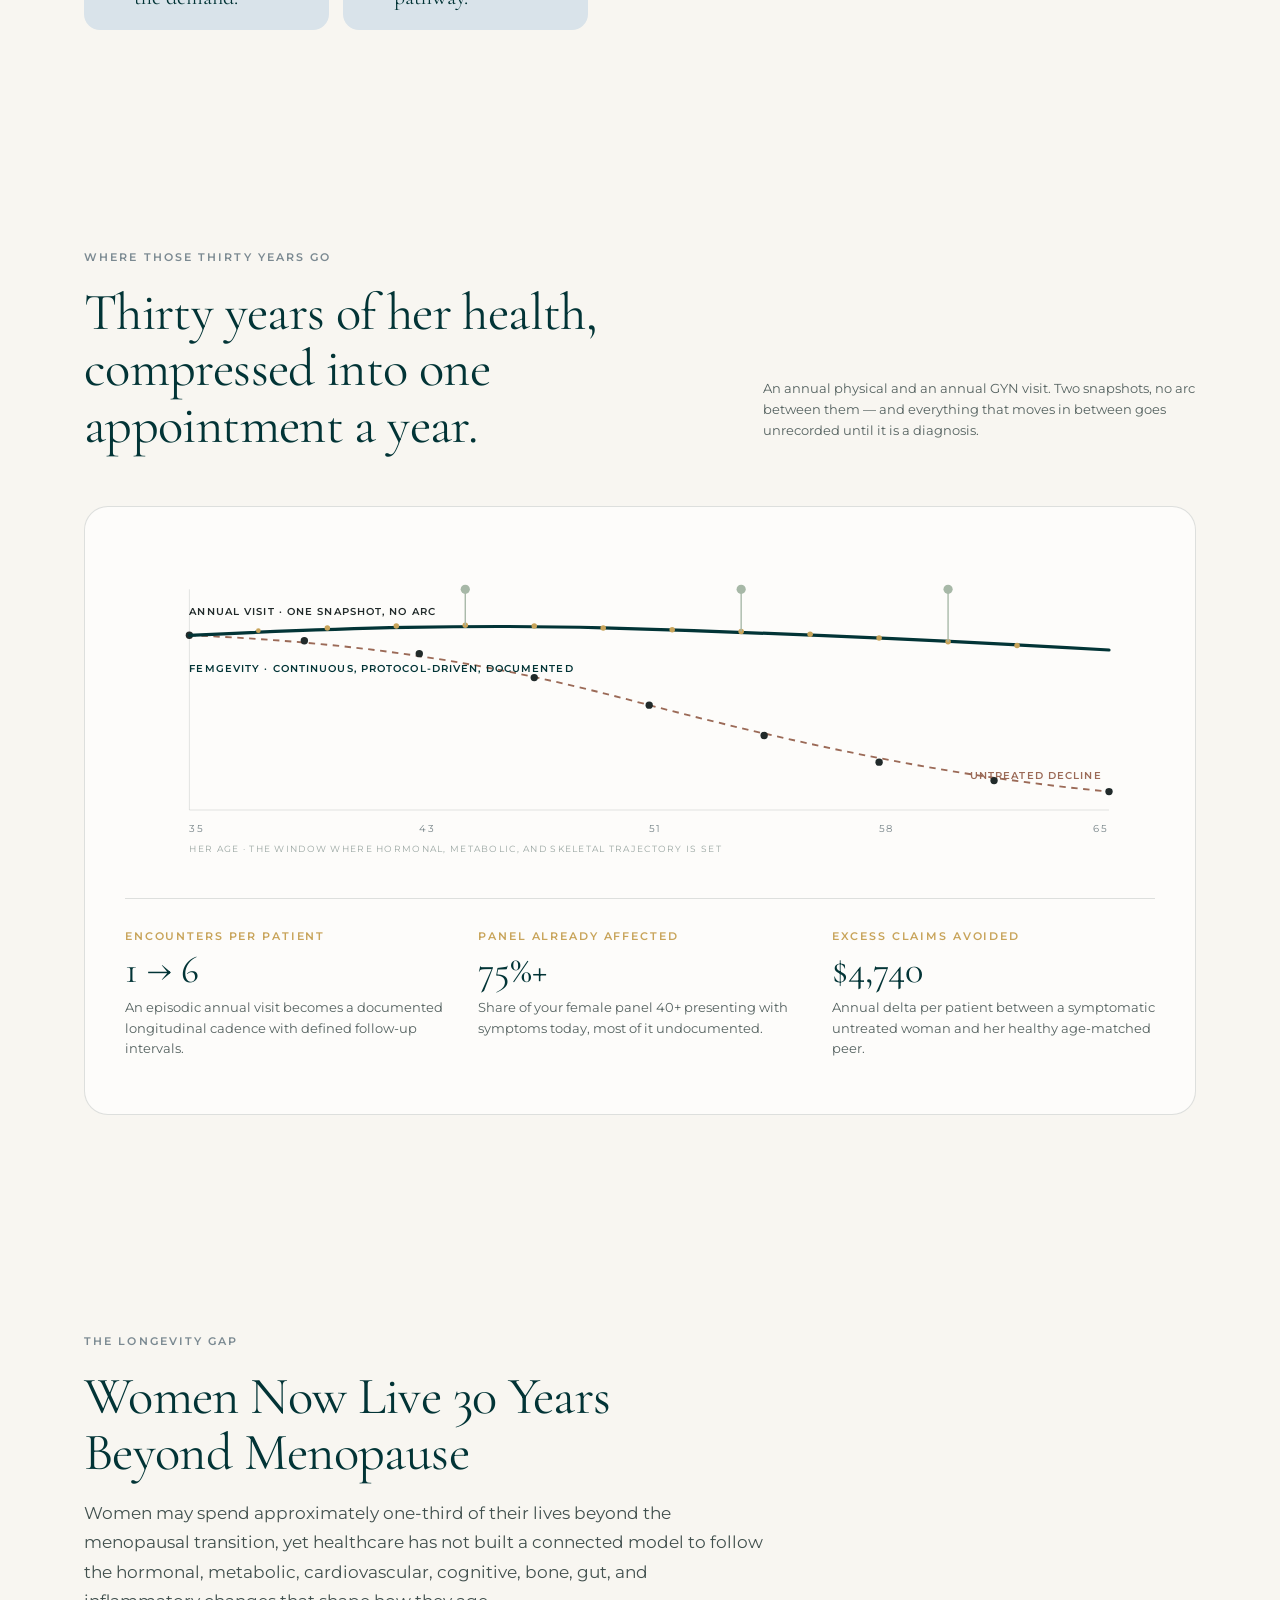
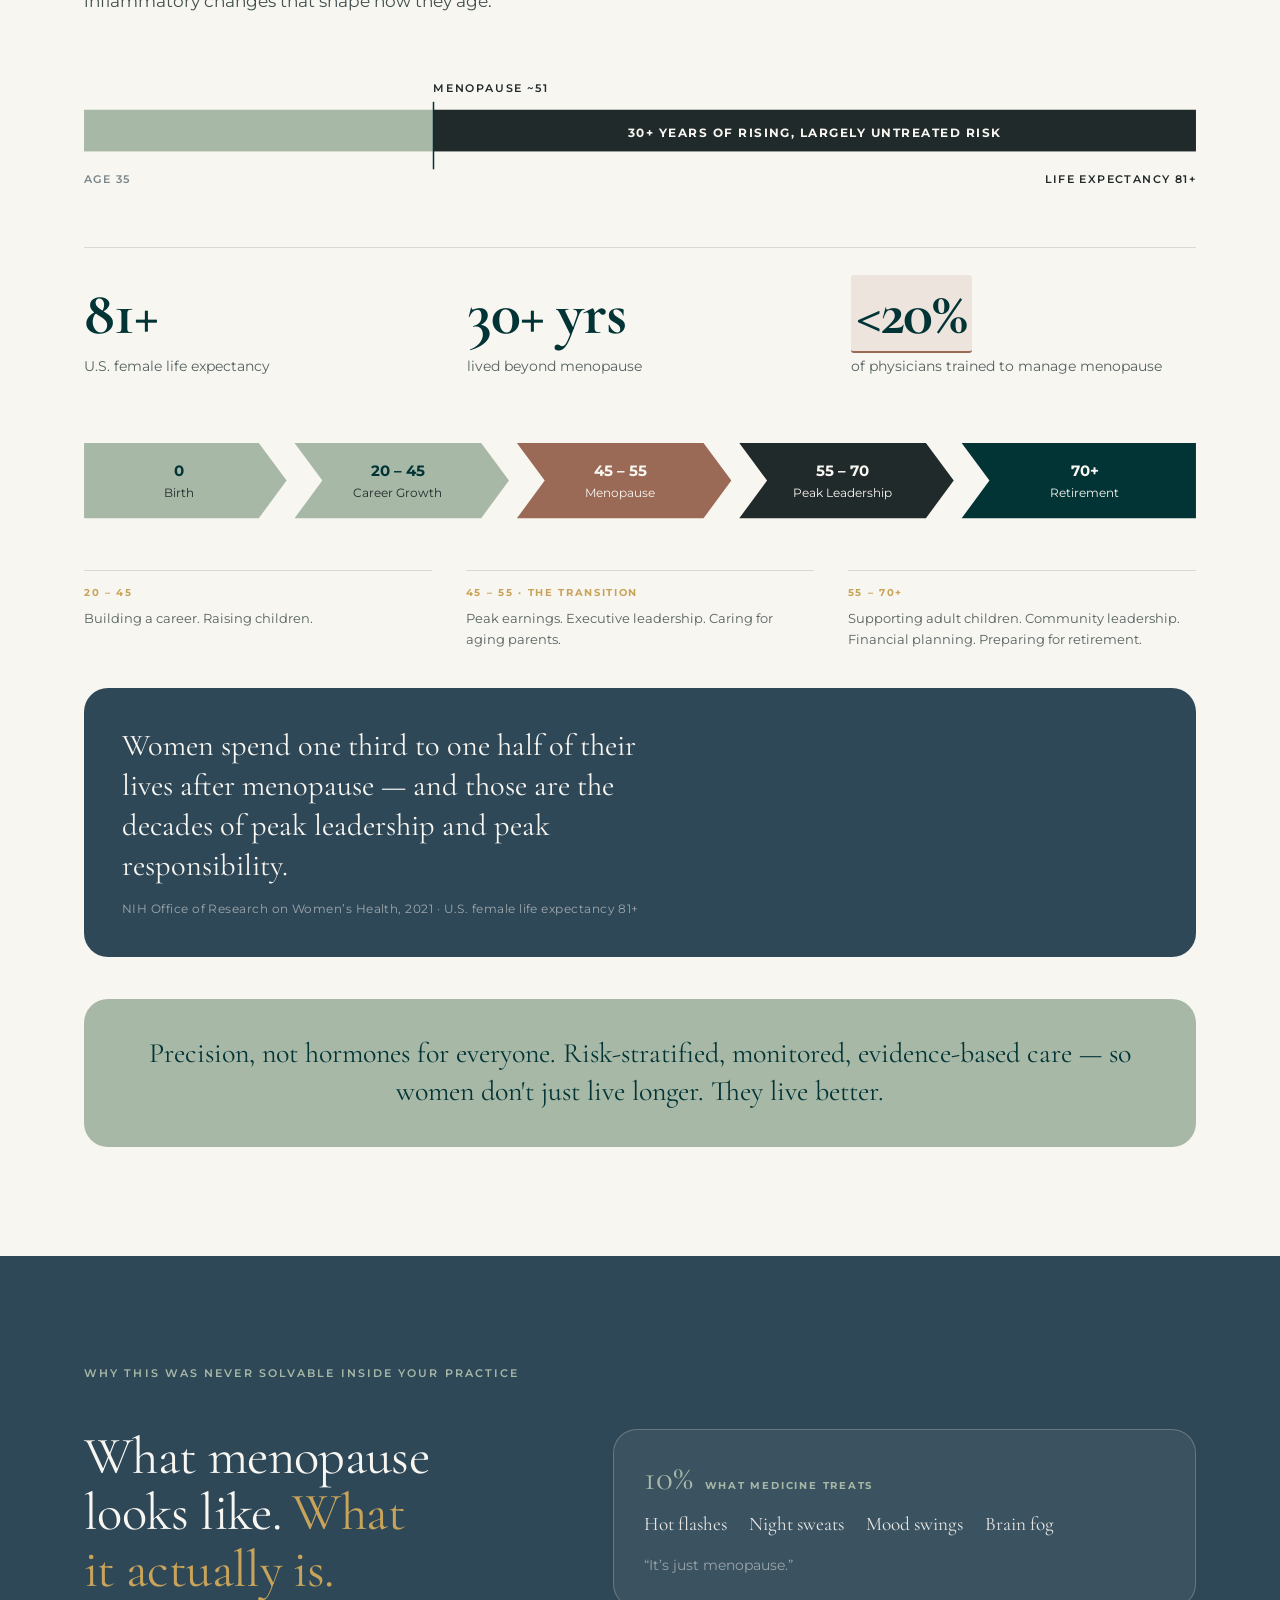
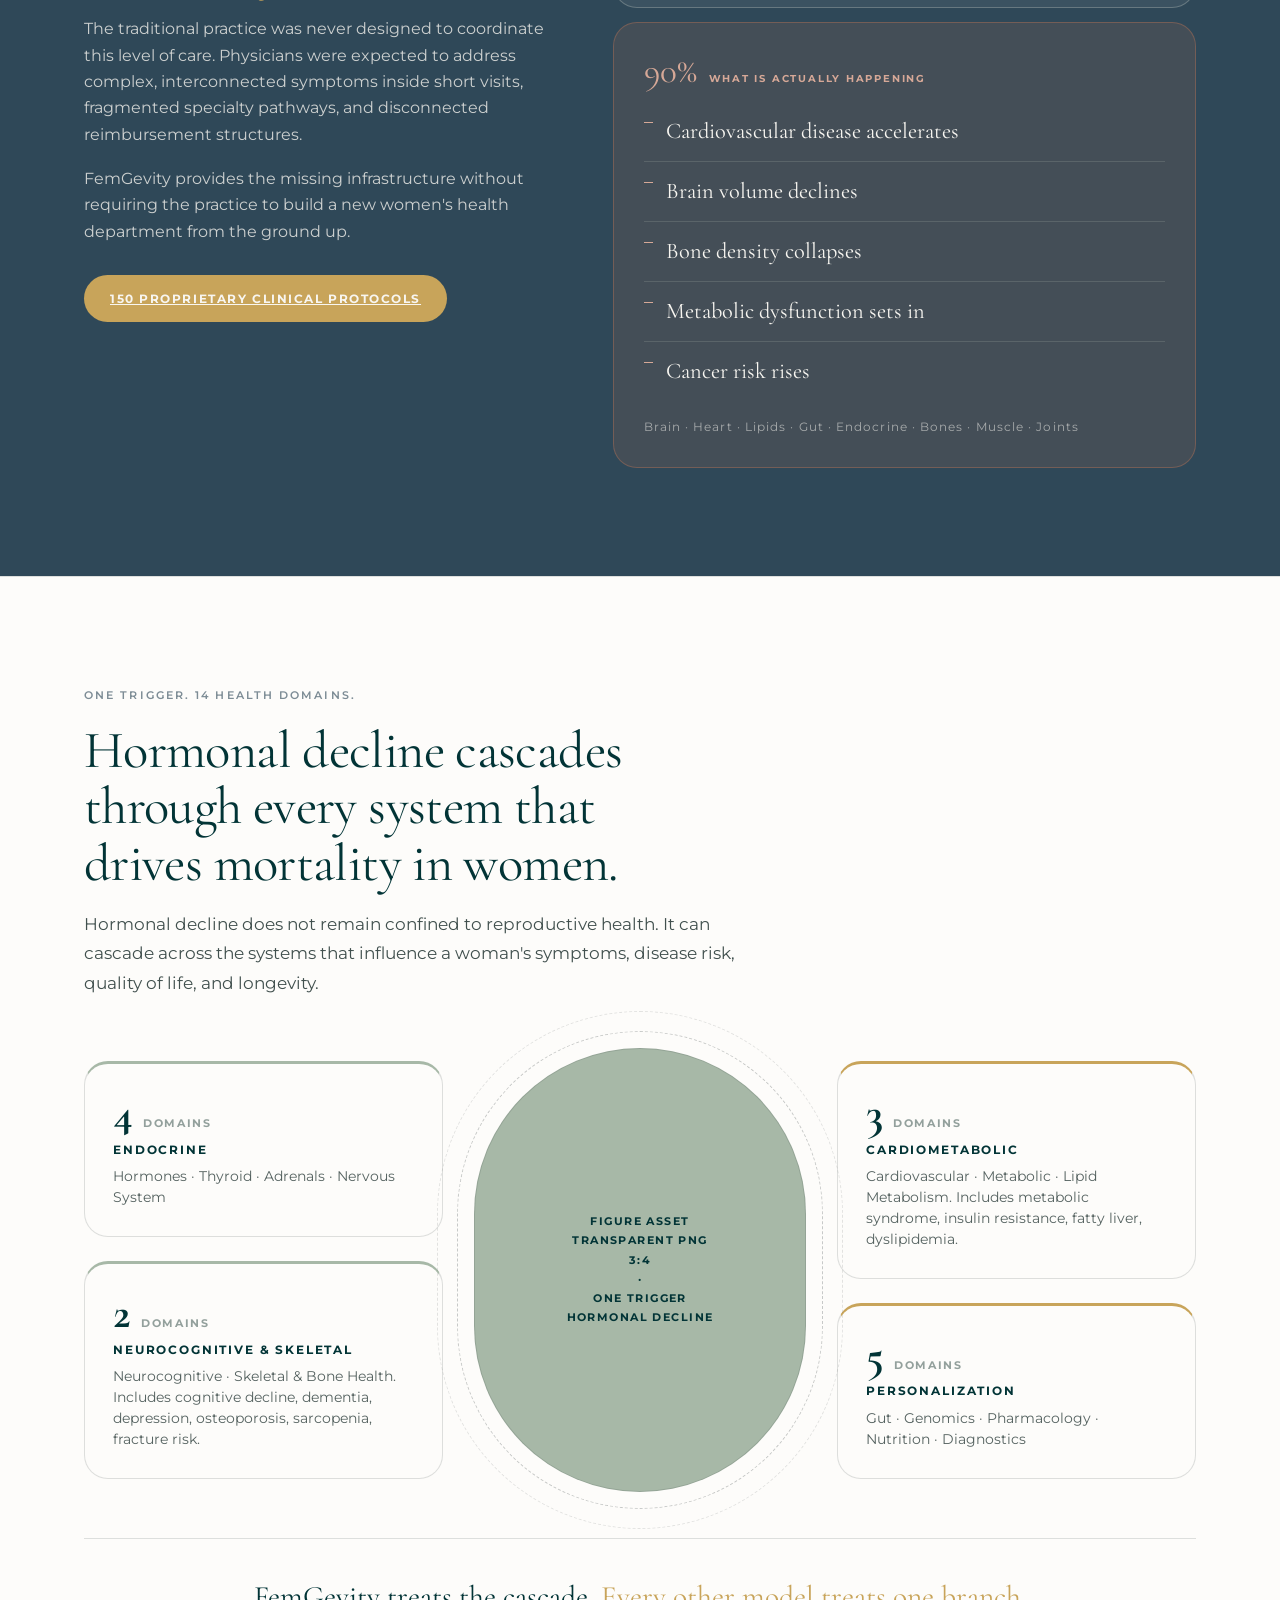
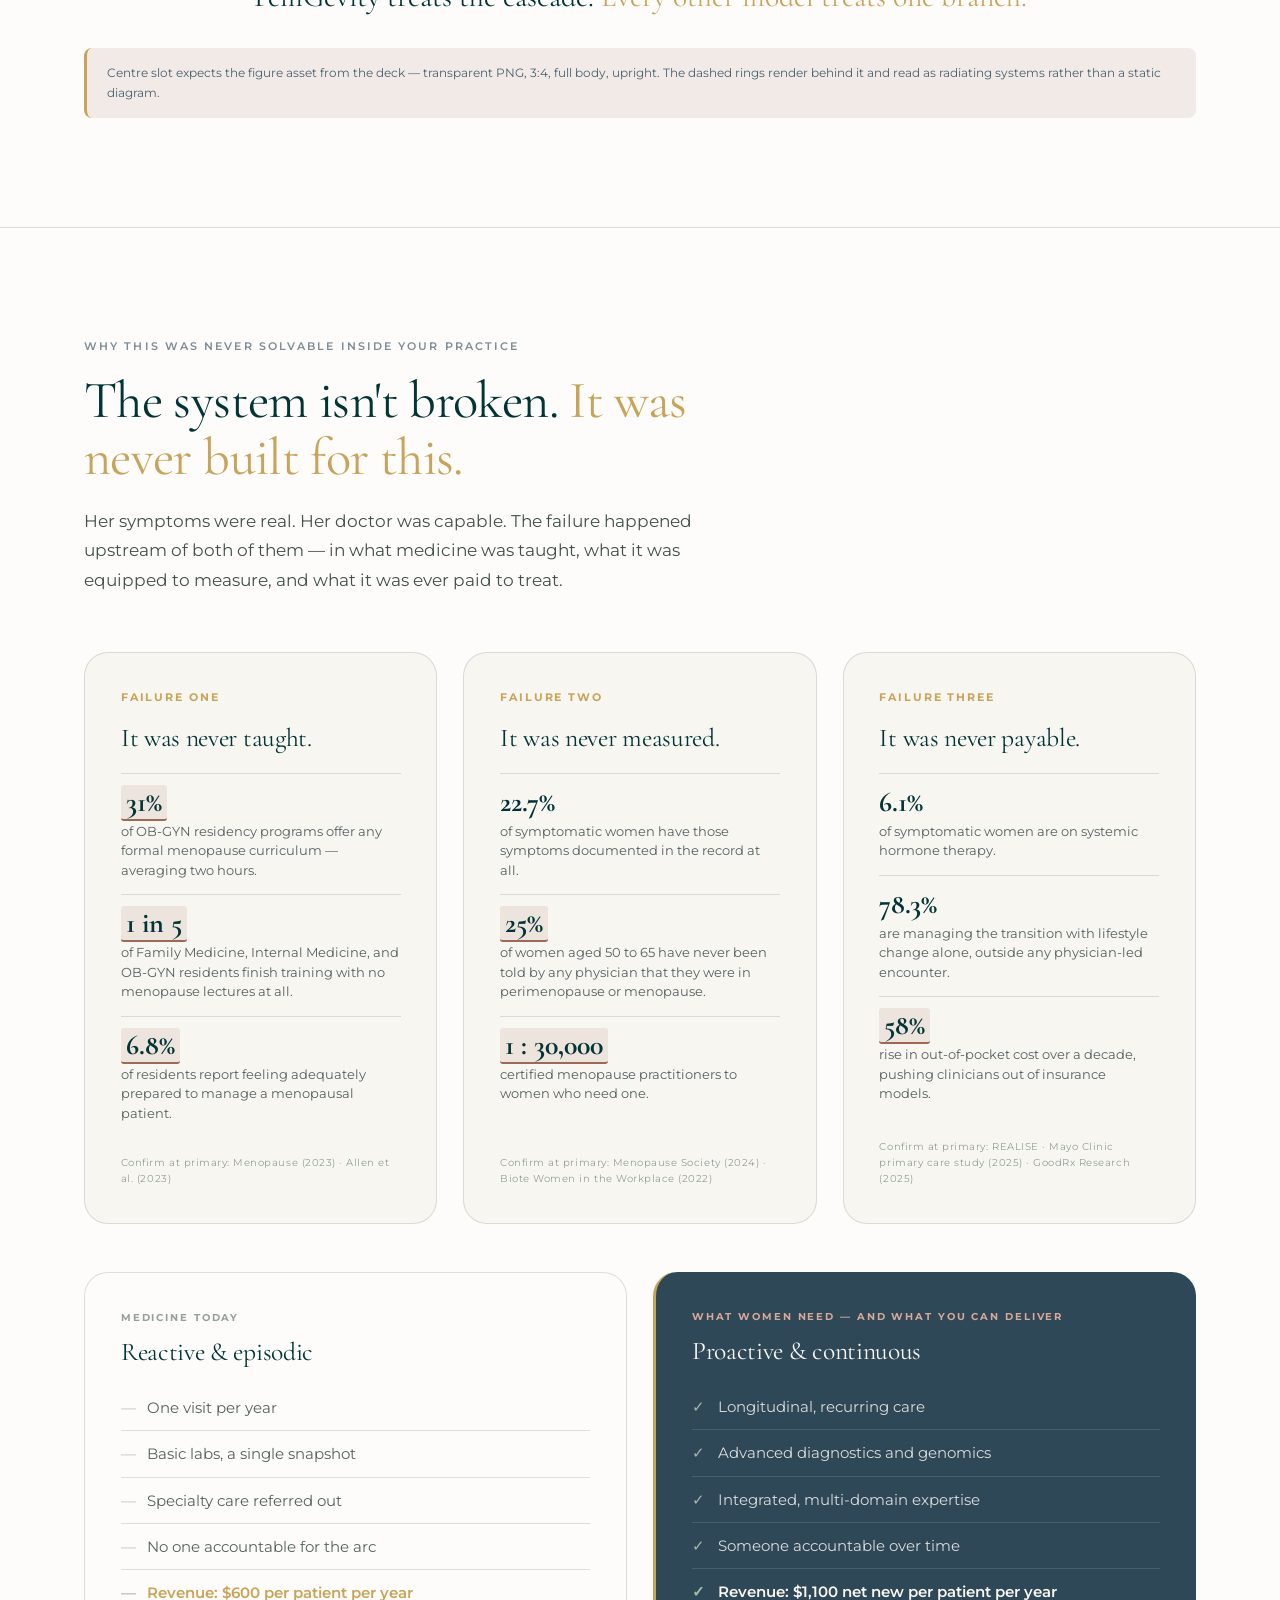
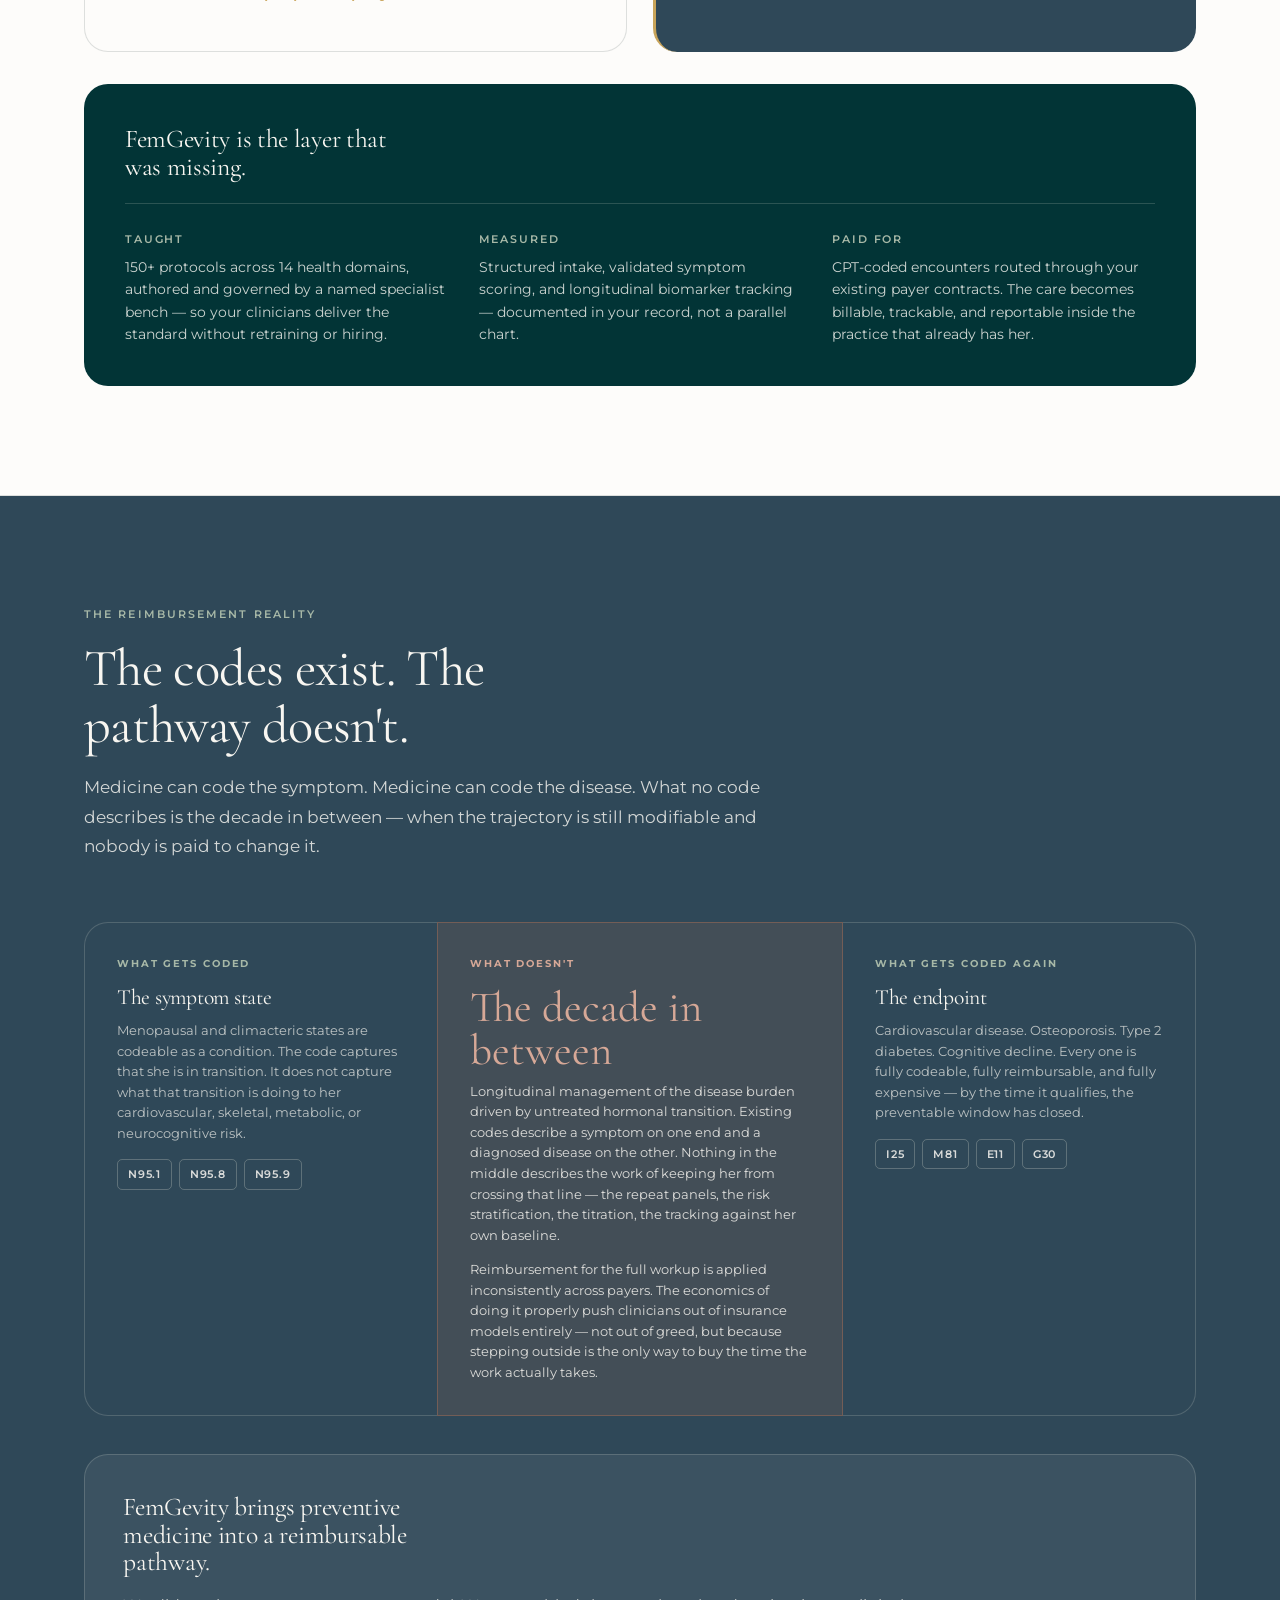
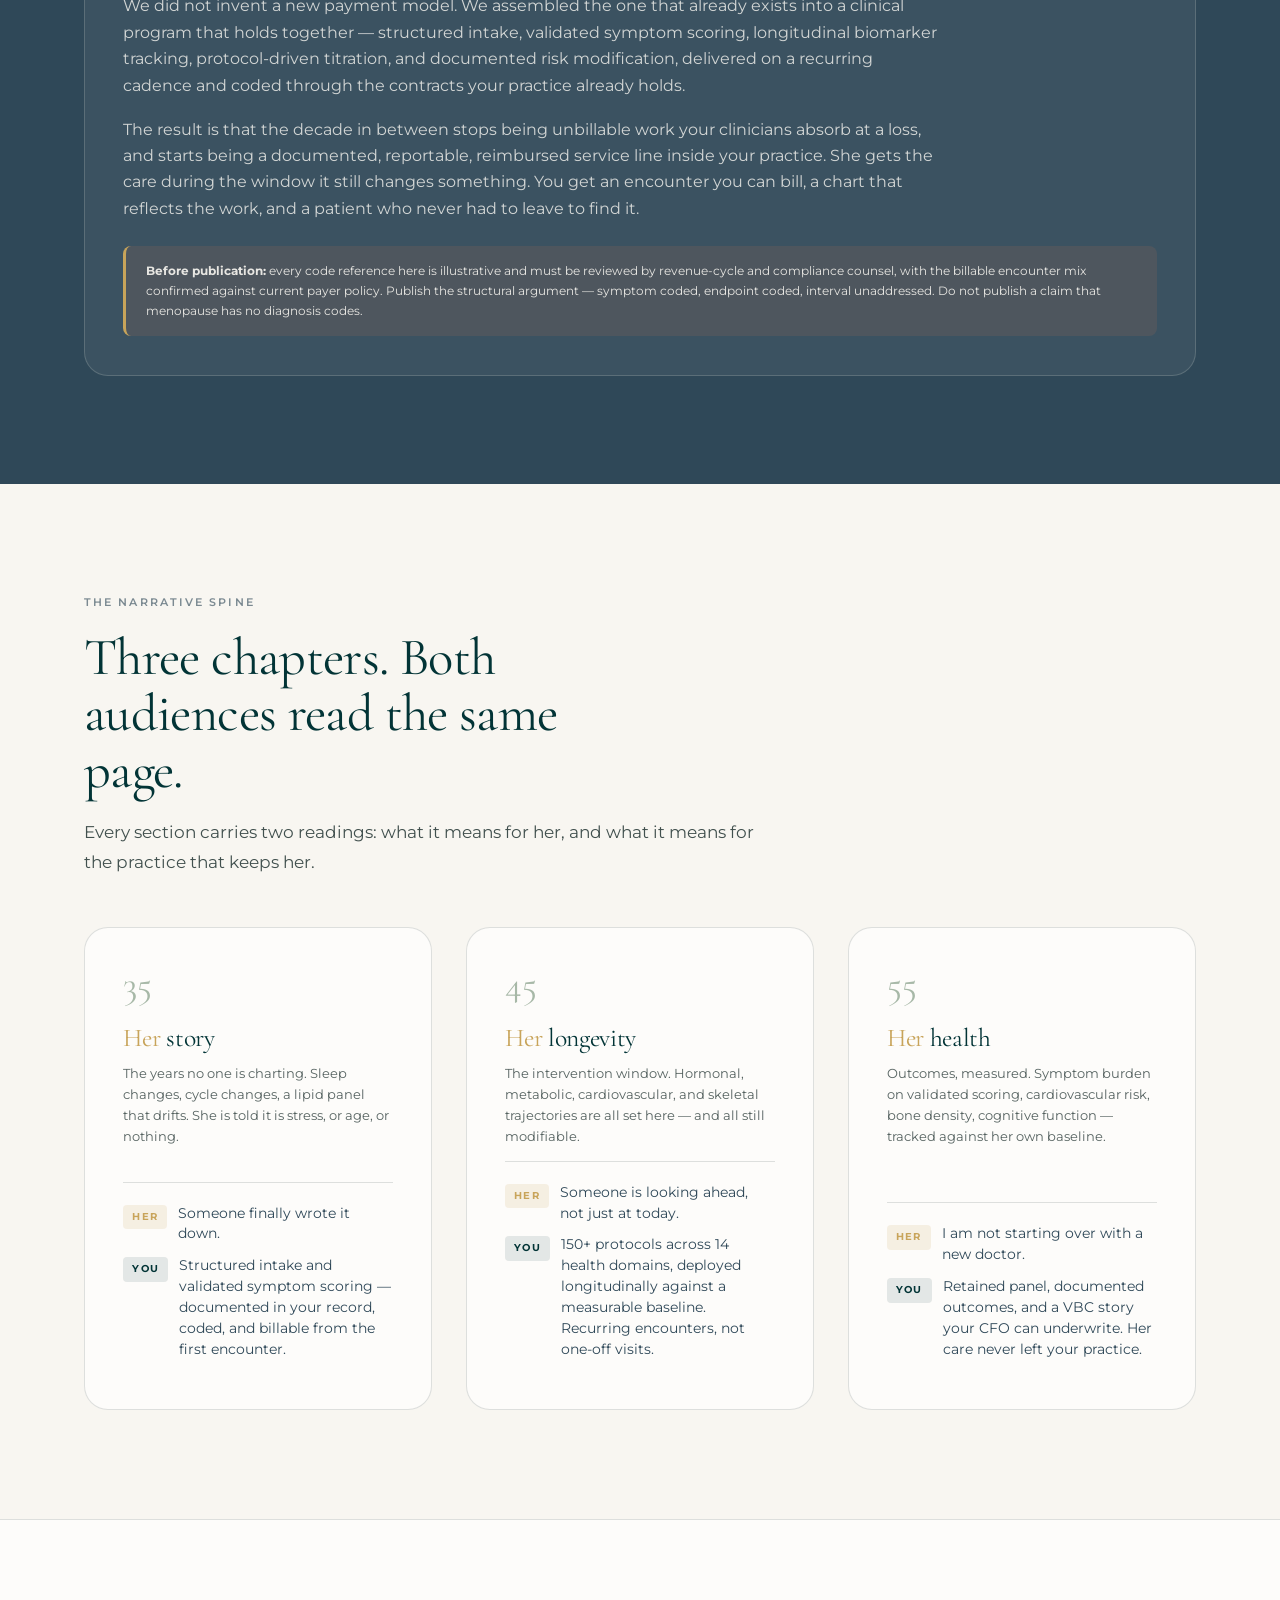
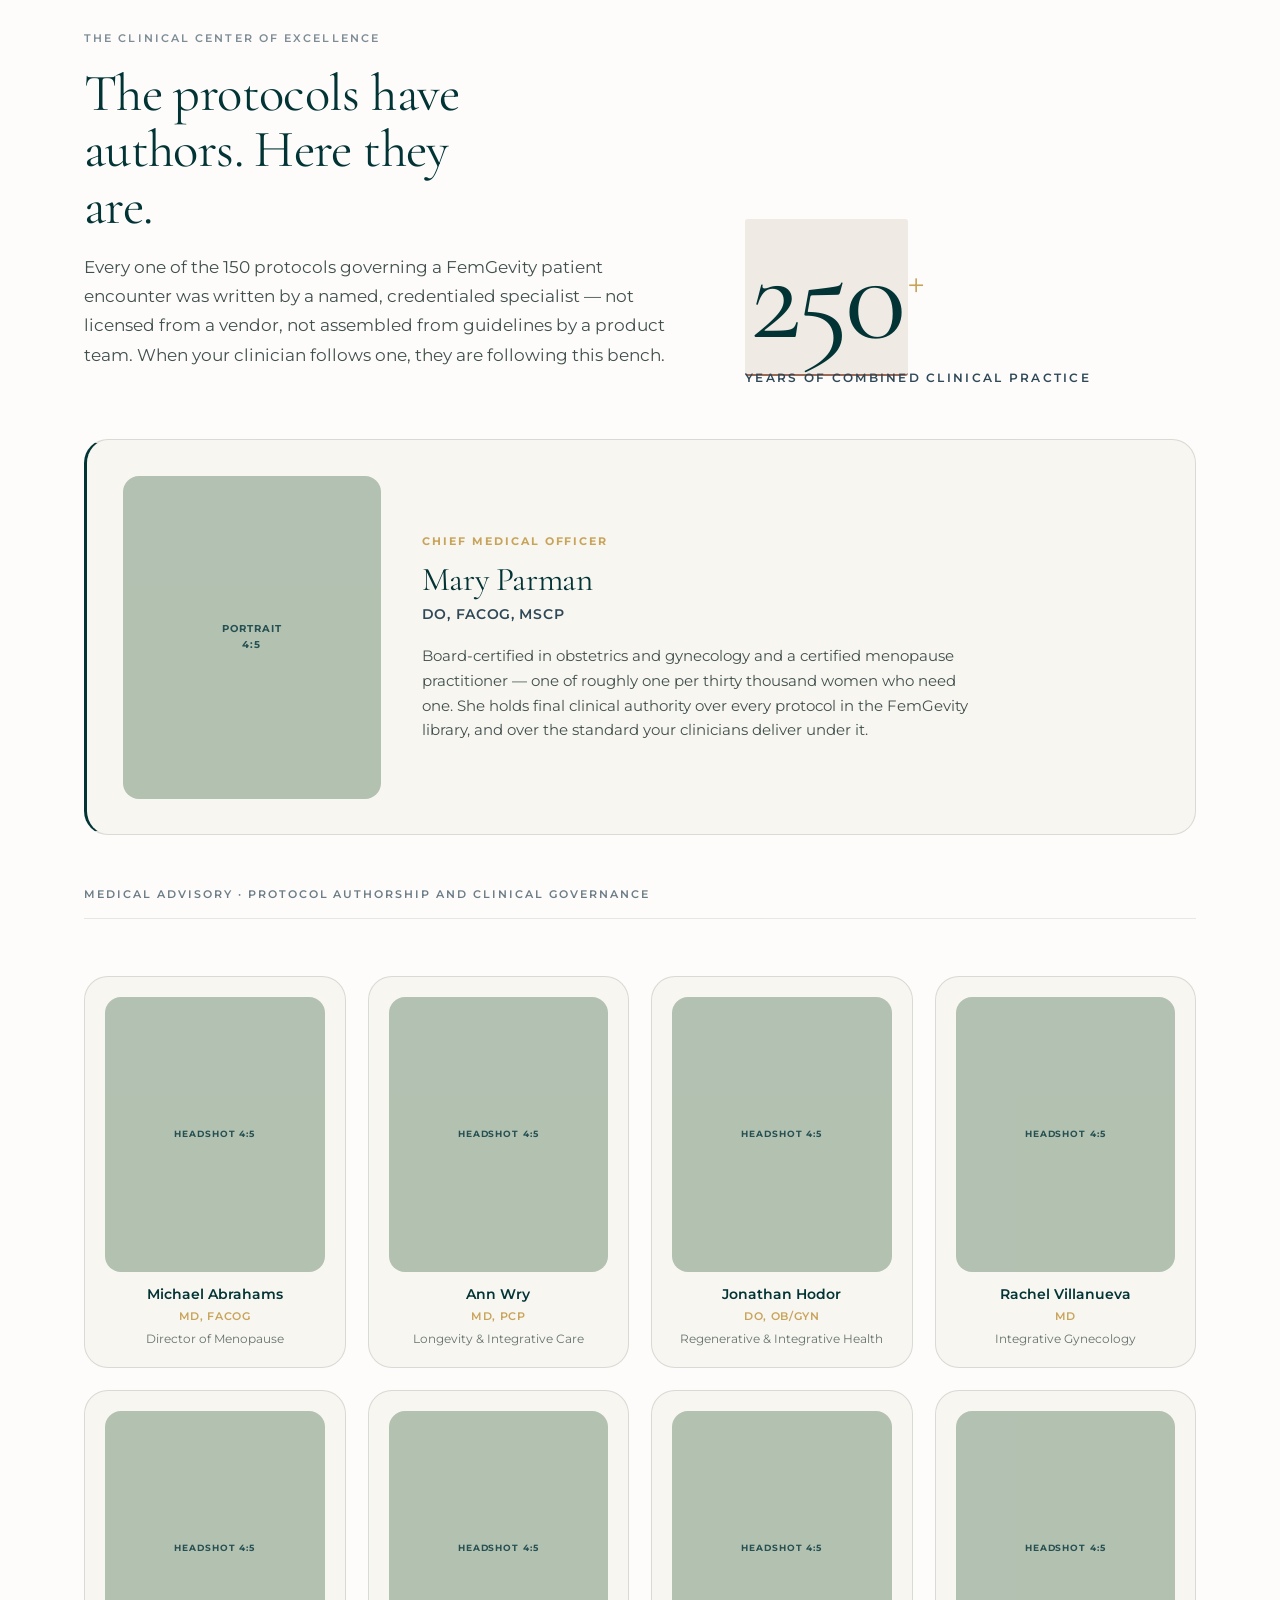
<file: round2/index.html>
<!DOCTYPE html>
<html lang="en">
<head>
<meta charset="utf-8">
<meta name="viewport" content="width=device-width, initial-scale=1.0">
<title>FemGevity — Her Story. Her Longevity. Her Health.</title>
<link rel="preconnect" href="https://fonts.googleapis.com">
<link rel="preconnect" href="https://fonts.gstatic.com" crossorigin>
<link href="https://fonts.googleapis.com/css2?family=Cormorant+Garamond:wght@300;400;500;600&family=Montserrat:wght@300;400;500;600;700&display=swap" rel="stylesheet">
<style>
:root{
  --slate-blue:#2F4858; --slate-deep:#023436; --surf-green:#A7B8A7;
  --spring-white:#F8F6F1; --clay:#9B6A57; --ink:#263230;
  /* Soft brand-book system — type stays The Seasons + Montserrat */
  --gold:#C8A45A;      /* Soft Gold — signal, not decoration */
  --slate:#2F4858;     /* Slate Blue — key brand color, hero/UI/nav/data */
  --fog:#D9E3EA;       /* Fog Blue — UI surface */
  --charcoal:#263230;  /* body text on light */
  --paper:#FDFCFA; --line:rgba(33,42,42,.14); --line-strong:rgba(33,42,42,.28);
  --display:"Cormorant Garamond",Georgia,serif; --sans:"Montserrat",-apple-system,sans-serif;
  --r-sm:8px; --r-md:16px; --r-lg:24px; --gut:clamp(20px,5vw,72px); --max:1240px;
  --nav-h:74px;
}
i,em,cite,address,var,dfn,*{font-style:normal !important;}
.it-line{font-style:italic !important;font-family:var(--display);}
*,*::before,*::after{box-sizing:border-box;}
html{scroll-behavior:smooth;scroll-padding-top:calc(var(--nav-h) + 46px);}
body{margin:0;background:var(--spring-white);color:var(--slate-blue);
  font-family:var(--sans);font-size:16px;line-height:1.65;-webkit-font-smoothing:antialiased;}
.wrap{max-width:var(--max);margin:0 auto;padding:0 var(--gut);}
h1,h2,h3,h4{font-family:var(--display);font-weight:400;color:var(--slate-deep);margin:0;
  line-height:1.08;letter-spacing:-.012em;}
h1{font-size:clamp(2.5rem,6.1vw,4.9rem);}
h2{font-size:clamp(2rem,4.1vw,3.35rem);}
h3{font-size:clamp(1.25rem,2vw,1.68rem);}
p{margin:0 0 1.1em;}
.eyebrow{font-family:var(--sans);font-size:.688rem;font-weight:600;letter-spacing:.19em;
  text-transform:uppercase;color:var(--slate-blue);opacity:.62;margin:0 0 1.15rem;}
.lede{font-size:clamp(1.02rem,1.35vw,1.2rem);line-height:1.7;max-width:62ch;color:#41504E;}
.small{font-size:.813rem;line-height:1.6;color:#556260;}
.tiny{font-size:.7rem;line-height:1.55;letter-spacing:.04em;color:#79868A;}
section{padding:clamp(64px,8.5vw,124px) 0;}
.verify{background:rgba(155,106,87,.13);border-bottom:2px solid var(--clay);padding:0 5px;border-radius:3px;}
.verify-note{margin-top:26px;padding:15px 20px;border-radius:var(--r-sm);
  background:rgba(155,106,87,.12);border-left:3px solid var(--gold);
  font-size:.781rem;line-height:1.62;color:#4A6270;}
.spec{background:var(--ink);color:var(--spring-white);font-size:.7rem;font-weight:600;
  letter-spacing:.15em;text-transform:uppercase;padding:10px 0;}
.spec .wrap{display:flex;gap:18px;flex-wrap:wrap;justify-content:space-between;align-items:center;}
.spec span{opacity:.7;font-weight:500;letter-spacing:.1em;text-transform:none;font-size:.75rem;}

/* ================= NAVIGATION ================= */
/* Nav sits on Spring White so the Slate Deep wordmark reads as supplied.
   To revert to a dark bar: set --nav-bg to var(--slate-deep), --nav-ink to
   var(--spring-white), and add filter:brightness(0) invert(1) to .brand img. */
.nav{position:sticky;top:0;z-index:900;background:var(--nav-bg);
  border-bottom:1px solid var(--line);}
:root{--nav-bg:var(--spring-white);--nav-ink:var(--slate-deep);}
.nav-in{max-width:var(--max);margin:0 auto;padding:0 var(--gut);height:var(--nav-h);
  display:flex;align-items:center;gap:clamp(14px,2.4vw,34px);}
.brand{display:flex;align-items:center;text-decoration:none;flex:0 0 auto;margin-right:6px;margin-left:-6px;}
.brand img{height:30px;width:auto;display:block;}
.menu{display:flex;align-items:center;gap:clamp(4px,1.1vw,16px);margin-left:auto;}
.mi{position:relative;}
.mi>a,.mi>button{
  display:inline-flex;align-items:center;gap:6px;background:transparent;border:0;cursor:pointer;
  font-family:var(--sans);font-size:.75rem;font-weight:600;letter-spacing:.1em;
  text-transform:uppercase;color:var(--slate-blue);text-decoration:none;
  padding:11px 12px;border-radius:var(--r-sm);transition:color .18s,background .18s;
}
.mi>a:hover,.mi>button:hover,.mi:focus-within>button{color:var(--slate-deep);background:rgba(206,209,200,.45);}
.mi>button:focus-visible,.mi>a:focus-visible{outline:2px solid var(--gold);outline-offset:2px;}
.caret{width:8px;height:8px;border-right:1.5px solid currentColor;border-bottom:1.5px solid currentColor;
  transform:rotate(45deg) translate(-2px,-2px);transition:transform .2s ease;}
.mi[data-open="true"] .caret{transform:rotate(225deg) translate(-3px,-3px);}
.dd{
  position:absolute;top:calc(100% + 6px);left:0;min-width:264px;
  background:var(--paper);border:1px solid var(--line-strong);border-radius:var(--r-md);
  padding:10px;box-shadow:0 16px 44px rgba(2,52,54,.14);
  opacity:0;visibility:hidden;transform:translateY(-6px);
  transition:opacity .18s ease,transform .18s ease,visibility .18s;
}
.mi[data-open="true"] .dd,.mi:focus-within .dd{opacity:1;visibility:visible;transform:translateY(0);}
.dd a{display:block;padding:11px 13px;border-radius:var(--r-sm);text-decoration:none;
  font-size:.844rem;font-weight:500;color:var(--slate-blue);line-height:1.35;
  transition:background .15s,color .15s;}
.dd a:hover,.dd a:focus-visible{background:rgba(206,209,200,.42);color:var(--slate-deep);outline:none;}
.dd a b{display:block;font-weight:600;color:var(--slate-deep);font-size:.875rem;}
.dd a span{display:block;font-size:.719rem;color:#79868A;margin-top:2px;}
.dd-head{font-size:.625rem;font-weight:700;letter-spacing:.17em;text-transform:uppercase;
  color:var(--gold);padding:8px 13px 6px;}
.nav-cta{display:flex;align-items:center;gap:9px;flex:0 0 auto;margin-left:6px;}
.nav-cta a{font-size:.719rem;font-weight:600;letter-spacing:.09em;text-transform:uppercase;
  text-decoration:none;padding:11px 19px;border-radius:100px;white-space:nowrap;transition:background .18s,color .18s;}
.na-ghost{color:var(--slate-deep);border:1px solid var(--line-strong);}
.na-ghost:hover{background:rgba(206,209,200,.45);}
.na-solid{background:var(--slate-deep);color:var(--spring-white);}
.na-solid:hover{background:var(--slate-blue);}
.nav-cta a:focus-visible{outline:2px solid var(--gold);outline-offset:2px;}
.burger{display:none;background:transparent;border:0;cursor:pointer;padding:10px;margin-left:auto;}
.burger span{display:block;width:22px;height:1.5px;background:var(--slate-deep);margin:5px 0;}

@media (max-width:1120px){
  .burger{display:block;}
  .menu,.nav-cta{display:none;}
  .nav[data-mobile="true"] .menu{
    display:flex;flex-direction:column;align-items:stretch;gap:0;
    position:absolute;top:var(--nav-h);left:0;right:0;background:var(--nav-bg);
    padding:14px var(--gut) 20px;border-bottom:1px solid var(--line);
    max-height:calc(100vh - var(--nav-h));overflow-y:auto;margin-left:0;}
  .nav[data-mobile="true"] .nav-cta{display:flex;position:absolute;top:auto;left:0;right:0;
    background:var(--nav-bg);padding:0 var(--gut) 22px;flex-wrap:wrap;
    transform:translateY(calc(var(--nav-h) - 1px));}
  .nav[data-mobile="true"] .menu .mi>a,.nav[data-mobile="true"] .menu .mi>button{
    width:100%;justify-content:space-between;padding:15px 0;
    border-bottom:1px solid var(--line);border-radius:0;}
  .dd{position:static;opacity:1;visibility:visible;transform:none;box-shadow:none;
    display:none;min-width:0;margin:6px 0 10px;}
  .mi[data-open="true"] .dd{display:block;}
}

/* ================= HERO ================= */
.hero{padding:24px 0 0;}
.hero-frame{position:relative;margin:0 24px;border-radius:var(--r-lg);overflow:hidden;
  min-height:clamp(460px,60vh,620px);display:flex;align-items:center;background:#212A2A;}
.hero-frame img.bg,.hero-frame video.bg{position:absolute;inset:0;width:100%;height:100%;
  object-fit:cover;object-position:70% 30%;}
.hero-frame video.bg{background:#212A2A;}
.hero-frame::after{content:"";position:absolute;inset:0;
  background:linear-gradient(90deg,rgba(248,246,241,.97) 0%,rgba(248,246,241,.92) 36%,rgba(248,246,241,.4) 60%,rgba(248,246,241,0) 80%);}
.hero-inner{position:relative;z-index:2;padding:clamp(32px,5vw,72px);max-width:740px;}
.hero-mark{display:block;height:clamp(26px,2.9vw,34px);width:auto;margin-bottom:clamp(20px,2.4vw,30px);}
.hero h1 .her{color:var(--gold);}
.hero-sub{font-family:var(--display);font-size:clamp(1.15rem,2vw,1.6rem);color:var(--slate-blue);margin:.5rem 0 1.5rem;}
.hero-note{display:inline-block;margin-top:6px;padding:7px 14px;border-radius:100px;
  background:rgba(206,209,200,.55);font-size:.72rem;font-weight:600;letter-spacing:.13em;
  text-transform:uppercase;color:var(--slate-deep);}
.ctas{display:flex;gap:14px;flex-wrap:wrap;margin-top:1.8rem;}
.btn{display:inline-flex;align-items:center;gap:9px;border:0;cursor:pointer;
  font-family:var(--sans);font-size:.813rem;font-weight:600;letter-spacing:.075em;
  text-transform:uppercase;text-decoration:none;padding:16px 30px;border-radius:100px;
  transition:transform .18s,background .18s;}
.btn-primary{background:var(--slate-deep);color:var(--spring-white);}
.btn-primary:hover{background:var(--slate-blue);transform:translateY(-1px);}
.btn-ghost{background:transparent;color:var(--slate-deep);border:1px solid var(--line-strong);}
.btn-ghost:hover{background:rgba(206,209,200,.42);transform:translateY(-1px);}
.btn:focus-visible{outline:2px solid var(--gold);outline-offset:3px;}

/* ================= OUR APPROACH CAROUSEL ================= */
.appr{background:var(--paper);border-top:1px solid var(--line);border-bottom:1px solid var(--line);}
.appr-head{display:grid;grid-template-columns:1.4fr auto;gap:clamp(24px,4vw,60px);
  align-items:end;margin-bottom:clamp(30px,3.6vw,46px);}
.carou-nav{display:flex;gap:10px;}
.cbtn{width:52px;height:52px;border-radius:50%;border:1px solid var(--line-strong);
  background:var(--spring-white);cursor:pointer;display:flex;align-items:center;justify-content:center;
  transition:background .18s,border-color .18s,opacity .18s;}
.cbtn:hover{background:var(--surf-green);border-color:var(--surf-green);}
.cbtn:focus-visible{outline:2px solid var(--gold);outline-offset:3px;}
.cbtn[disabled]{opacity:.3;cursor:default;}
.cbtn i{width:9px;height:9px;border-top:1.6px solid var(--slate-deep);border-right:1.6px solid var(--slate-deep);display:block;}
.cbtn.prev i{transform:rotate(-135deg) translate(-2px,-2px);}
.cbtn.next i{transform:rotate(45deg) translate(-2px,-2px);}

.rail{display:flex;gap:clamp(16px,2vw,26px);overflow-x:auto;scroll-snap-type:x mandatory;
  scroll-behavior:smooth;padding-bottom:8px;-ms-overflow-style:none;scrollbar-width:none;}
.rail::-webkit-scrollbar{display:none;}
.card{flex:0 0 clamp(230px,25vw,300px);scroll-snap-align:start;
  background:var(--spring-white);border:1px solid var(--line);border-radius:var(--r-lg);
  overflow:hidden;display:flex;flex-direction:column;}
.card figure{margin:0;aspect-ratio:4/3;overflow:hidden;background:var(--surf-green);}
.card figure img{width:100%;height:100%;object-fit:cover;display:block;}
.card .body{padding:clamp(20px,2.2vw,28px);display:flex;flex-direction:column;flex:1;}
.card .k{font-family:var(--display);font-size:1.4rem;color:var(--gold);font-weight:500;letter-spacing:0;text-transform:none;
  color:var(--gold);margin-bottom:10px;}
.card h3{font-size:clamp(1.15rem,1.7vw,1.4rem);margin-bottom:.8rem;}
.card ul{list-style:none;margin:0;padding:0;}
.card li{font-size:.813rem;line-height:1.4;color:var(--slate-deep);padding:6px 0;border-top:1px solid var(--line);font-weight:500;}
.card li:first-child{border-top:0;padding-top:0;}
.card li b{color:var(--slate-deep);font-weight:600;}
.card p{margin:0;font-size:.844rem;line-height:1.6;color:#556260;}
.appr-close{margin-top:clamp(28px,3.2vw,42px);padding-top:clamp(24px,2.8vw,34px);
  border-top:1px solid var(--line);font-family:var(--display);
  font-size:clamp(1.3rem,2.4vw,1.9rem);color:var(--slate-deep);max-width:34ch;}
.appr-close b{color:var(--gold);font-weight:400;}

/* ================= LONGEVITY GAP ================= */
.lg-bar{margin:clamp(38px,4.6vw,62px) 0 clamp(30px,3.6vw,44px);}
.lg-svg{width:100%;height:auto;display:block;}
.lg-figs{display:grid;grid-template-columns:repeat(3,1fr);gap:clamp(20px,3vw,48px);
  padding-top:clamp(24px,3vw,34px);border-top:1px solid var(--line);}
.lg-figs b{font-family:var(--display);font-size:clamp(2.6rem,5vw,3.9rem);color:var(--slate-deep);
  display:block;line-height:1;margin-bottom:10px;letter-spacing:-.02em;}
.lg-figs p{margin:0;font-size:.875rem;color:#556260;}
.lg-close{margin-top:clamp(28px,3.4vw,42px);background:var(--surf-green);border-radius:var(--r-lg);
  padding:clamp(24px,3vw,36px);font-family:var(--display);
  font-size:clamp(1.25rem,2.3vw,1.75rem);line-height:1.35;color:var(--slate-deep);text-align:center;}

/* ================= PROOF CHAIN ================= */
.chain{background:var(--paper);border-top:1px solid var(--line);border-bottom:1px solid var(--line);}
.steps{display:grid;grid-template-columns:repeat(3,1fr);gap:clamp(16px,2.2vw,26px);margin-top:clamp(38px,4.5vw,62px);}
.step{background:var(--spring-white);border:1px solid var(--line);border-radius:var(--r-lg);
  padding:clamp(24px,2.8vw,36px);display:flex;flex-direction:column;}
.step .fail{font-size:.688rem;font-weight:700;letter-spacing:.17em;text-transform:uppercase;
  color:var(--gold);margin-bottom:1.1rem;}
.step h3{margin-bottom:1.3rem;}
.stat{padding:14px 0;border-top:1px solid var(--line);}
.stat:first-of-type{border-top:0;padding-top:0;}
.stat b{font-family:var(--display);font-size:1.75rem;color:var(--slate-deep);display:block;line-height:1;margin-bottom:6px;}
.stat p{margin:0;font-size:.813rem;line-height:1.5;color:#556260;}
.src{margin-top:auto;padding-top:18px;font-size:.656rem;letter-spacing:.05em;color:#93A09C;line-height:1.5;}
.answer{margin-top:clamp(22px,2.6vw,32px);background:var(--slate-deep);color:var(--spring-white);
  border-radius:var(--r-lg);padding:clamp(28px,3.2vw,46px);}
.answer h3{color:var(--spring-white);max-width:24ch;margin-bottom:1.4rem;}
.answer-grid{display:grid;grid-template-columns:repeat(3,1fr);gap:clamp(18px,2.4vw,34px);
  padding-top:clamp(22px,2.6vw,30px);border-top:1px solid rgba(206,209,200,.2);}
.answer-grid h4{font-family:var(--sans);font-size:.688rem;font-weight:600;letter-spacing:.17em;
  text-transform:uppercase;color:var(--surf-green);margin:0 0 10px;}
.answer-grid p{margin:0;font-size:.875rem;line-height:1.6;color:rgba(248,246,241,.82);}

/* ================= REIMBURSEMENT ================= */
.reim{background:var(--slate-blue);color:var(--spring-white);}
.reim h2,.reim h3{color:var(--spring-white);}
.reim .eyebrow{color:var(--surf-green);opacity:1;}
.reim .lede{color:rgba(248,246,241,.82);}
.codeline{display:grid;grid-template-columns:1fr 1.15fr 1fr;margin:clamp(40px,4.8vw,66px) 0 clamp(26px,3vw,38px);}
.cl{padding:clamp(22px,2.6vw,32px);border:1px solid rgba(206,209,200,.22);}
.cl:first-child{border-radius:var(--r-lg) 0 0 var(--r-lg);border-right:0;}
.cl:last-child{border-radius:0 var(--r-lg) var(--r-lg) 0;border-left:0;}
.cl .k{font-size:.656rem;font-weight:700;letter-spacing:.18em;text-transform:uppercase;
  color:var(--surf-green);margin-bottom:14px;}
.cl h3{font-size:clamp(1.05rem,1.7vw,1.35rem);margin-bottom:.65rem;}
.cl p{margin:0;font-size:.813rem;line-height:1.58;color:rgba(248,246,241,.7);}
.cl .codes{margin-top:16px;display:flex;gap:7px;flex-wrap:wrap;}
.cl .codes span{border:1px solid rgba(206,209,200,.3);border-radius:5px;padding:5px 10px;
  font-size:.688rem;font-weight:600;letter-spacing:.07em;color:rgba(248,246,241,.85);}
.cl-gap{background:rgba(155,106,87,.18);border-color:rgba(155,106,87,.55);}
.cl-gap .k{color:#D6A897;}
.cl-gap p{color:rgba(248,246,241,.85);}
.cl-gap .span-label{font-family:var(--display);font-size:clamp(1.9rem,3.4vw,2.7rem);
  color:#D6A897;line-height:1;margin-bottom:.5rem;}
.reim-close{background:rgba(248,246,241,.06);border:1px solid rgba(206,209,200,.22);
  border-radius:var(--r-lg);padding:clamp(26px,3vw,40px);}
.reim-close h3{max-width:26ch;margin-bottom:1.1rem;}
.reim-close p{color:rgba(248,246,241,.8);max-width:74ch;}
.reim-close p:last-child{margin-bottom:0;}
.compliance{margin-top:24px;padding:15px 20px;border-radius:var(--r-sm);
  background:rgba(155,106,87,.2);border-left:3px solid var(--gold);
  font-size:.781rem;line-height:1.6;color:rgba(248,246,241,.9);}

/* ================= ARC ================= */
.arc-head{display:grid;grid-template-columns:1.35fr .95fr;gap:clamp(28px,5vw,72px);
  align-items:end;margin-bottom:clamp(34px,4vw,56px);}
.toggle{display:inline-flex;background:rgba(206,209,200,.42);border-radius:100px;padding:5px;gap:4px;}
.toggle button{border:0;cursor:pointer;background:transparent;border-radius:100px;
  font-family:var(--sans);font-size:.72rem;font-weight:600;letter-spacing:.12em;
  text-transform:uppercase;padding:12px 22px;color:var(--slate-blue);transition:background .2s,color .2s;}
.toggle button[aria-pressed="true"]{background:var(--slate-deep);color:var(--spring-white);}
.toggle button:focus-visible{outline:2px solid var(--gold);outline-offset:2px;}
.arc-stage{background:var(--paper);border:1px solid var(--line);border-radius:var(--r-lg);padding:clamp(22px,3.2vw,40px);}
.arc-svg{width:100%;height:auto;display:block;}
.dim{opacity:.22;transition:opacity .45s ease;} .lit{opacity:1;transition:opacity .45s ease;}
.arc-read{display:grid;grid-template-columns:repeat(auto-fit,minmax(190px,1fr));
  gap:clamp(16px,2.4vw,30px);margin-top:clamp(24px,3vw,38px);padding-top:clamp(22px,3vw,32px);border-top:1px solid var(--line);}
.arc-read h4{font-family:var(--sans);font-size:.688rem;font-weight:600;letter-spacing:.17em;
  text-transform:uppercase;color:var(--gold);margin:0 0 9px;}
.arc-read .fig{font-family:var(--display);font-size:clamp(1.85rem,3vw,2.5rem);color:var(--slate-deep);line-height:1;margin-bottom:7px;}

/* ================= DOMAINS ================= */
.dom-grid{display:grid;grid-template-columns:1fr .8fr 1fr;gap:clamp(20px,3vw,44px);
  margin-top:clamp(38px,4.4vw,58px);align-items:start;}
.dom{margin-bottom:clamp(30px,3.6vw,46px);}
.dom:last-child{margin-bottom:0;}
.dom .t{font-size:.75rem;font-weight:700;letter-spacing:.2em;text-transform:uppercase;color:var(--slate-deep);margin-bottom:5px;}
.dom .c{font-size:.688rem;font-weight:600;letter-spacing:.14em;text-transform:uppercase;
  color:var(--gold);padding-bottom:9px;border-bottom:1px solid var(--line);margin-bottom:14px;}
.dom ul{list-style:none;margin:0;padding:0;}
.dom li{font-family:var(--display);font-size:clamp(1.05rem,1.7vw,1.3rem);color:var(--slate-blue);line-height:1.5;}
.dom .inc{margin-top:12px;font-size:.75rem;line-height:1.55;color:#79868A;}
.dom-fig{background:var(--paper);border:1px solid var(--line);border-radius:var(--r-lg);
  aspect-ratio:3/5;display:flex;align-items:center;justify-content:center;text-align:center;padding:20px;
  font-size:.688rem;font-weight:600;letter-spacing:.1em;text-transform:uppercase;color:#93A09C;line-height:1.6;}
.dom-close{margin-top:clamp(30px,3.6vw,46px);padding-top:clamp(24px,2.8vw,34px);border-top:1px solid var(--line);
  font-family:var(--display);font-size:clamp(1.3rem,2.4vw,1.85rem);color:var(--slate-deep);text-align:center;}
.dom-close b{color:var(--gold);font-weight:400;}

/* ================= CHAPTERS ================= */
.chapters{display:grid;grid-template-columns:repeat(3,1fr);gap:clamp(18px,2.6vw,34px);}
.chapter{background:var(--paper);border:1px solid var(--line);border-radius:var(--r-lg);
  padding:clamp(26px,3vw,40px);display:flex;flex-direction:column;}
.chapter .decade{font-family:var(--display);font-size:2.3rem;color:var(--surf-green);line-height:1;margin-bottom:1.3rem;}
.chapter h3{margin-bottom:.7rem;} .chapter h3 .her{color:var(--gold);}
.chapter .voice{margin-top:auto;padding-top:20px;border-top:1px solid var(--line);}
.voice-row{display:flex;gap:11px;align-items:flex-start;margin-bottom:11px;}
.voice-tag{flex:0 0 auto;font-size:.625rem;font-weight:700;letter-spacing:.13em;text-transform:uppercase;
  padding:4px 9px;border-radius:4px;margin-top:2px;}
.tag-her{background:rgba(200,164,90,.15);color:var(--gold);}
.tag-you{background:rgba(2,52,54,.1);color:var(--slate-deep);}
.voice-row p{margin:0;font-size:.844rem;line-height:1.55;}

/* ================= BENCH ================= */
.bench{background:var(--paper);border-top:1px solid var(--line);}
.bench-top{display:grid;grid-template-columns:1.15fr .85fr;gap:clamp(28px,4vw,70px);align-items:end;}
.headline-fig{font-family:var(--display);font-size:clamp(4.2rem,10vw,8rem);line-height:.86;
  color:var(--slate-deep);letter-spacing:-.03em;margin:0;}
.headline-fig sup{font-size:.32em;vertical-align:super;color:var(--gold);}
.fig-label{font-size:.75rem;font-weight:600;letter-spacing:.19em;text-transform:uppercase;color:var(--slate-blue);margin-top:1rem;}
.roster{display:grid;grid-template-columns:repeat(4,1fr);gap:clamp(14px,1.8vw,22px);margin-top:clamp(38px,4.5vw,58px);}
.person{background:var(--spring-white);border:1px solid var(--line);border-radius:var(--r-lg);padding:20px;text-align:center;}
.person .shot{width:100%;aspect-ratio:4/5;border-radius:var(--r-md);background:var(--surf-green);
  display:flex;align-items:center;justify-content:center;margin-bottom:14px;font-size:.563rem;
  font-weight:700;letter-spacing:.1em;text-transform:uppercase;color:var(--slate-deep);opacity:.85;}
.person .nm{font-weight:600;font-size:.844rem;color:var(--slate-deep);line-height:1.3;}
.person .cr{font-size:.688rem;color:var(--gold);font-weight:600;letter-spacing:.06em;margin:4px 0 6px;}
.person .rl{font-size:.719rem;color:#66736F;line-height:1.4;}
.inst{display:flex;gap:clamp(20px,3vw,44px);flex-wrap:wrap;align-items:center;
  margin-top:clamp(30px,3.4vw,44px);padding-top:26px;border-top:1px solid var(--line);}
.inst span{font-family:var(--display);font-size:clamp(1.1rem,1.9vw,1.5rem);color:var(--slate-blue);opacity:.72;}

/* ================= INFRA ================= */
.infra{background:var(--slate-blue);color:var(--spring-white);}
.infra h2,.infra h3{color:var(--spring-white);}
.infra .eyebrow{color:var(--surf-green);opacity:1;}
.infra .lede{color:rgba(248,246,241,.8);}
.stack{display:grid;grid-template-columns:repeat(2,1fr);gap:clamp(16px,2.2vw,26px);margin-top:clamp(34px,4vw,54px);}
.layer{background:rgba(248,246,241,.055);border:1px solid rgba(206,209,200,.2);border-radius:var(--r-lg);padding:clamp(24px,2.8vw,34px);}
.layer .n{font-size:.688rem;font-weight:700;letter-spacing:.17em;text-transform:uppercase;color:var(--surf-green);margin-bottom:12px;}
.layer h3{font-size:clamp(1.15rem,1.8vw,1.45rem);margin-bottom:.7rem;}
.layer p{margin:0;font-size:.875rem;line-height:1.62;color:rgba(248,246,241,.76);}
.attest{display:flex;gap:10px;flex-wrap:wrap;margin-top:clamp(28px,3.2vw,40px);}
.badge{border:1px solid rgba(206,209,200,.34);border-radius:100px;padding:11px 20px;
  font-size:.719rem;font-weight:600;letter-spacing:.09em;text-transform:uppercase;color:var(--spring-white);}
.badge.pending{border-color:rgba(155,106,87,.6);color:#D6A897;}

/* ================= TRUST ================= */
.trust-grid{display:grid;grid-template-columns:repeat(3,1fr);gap:clamp(16px,2.2vw,28px);margin-top:clamp(34px,4vw,56px);}
.tcard{background:var(--paper);border:1px solid var(--line);border-left:3px solid var(--surf-green);
  border-radius:var(--r-lg);padding:clamp(24px,2.6vw,34px);display:flex;flex-direction:column;}
.tcard blockquote{margin:0 0 22px;font-family:var(--display);font-size:1.13rem;line-height:1.45;color:var(--slate-deep);}
.tcard .who{display:flex;gap:14px;align-items:center;margin-top:auto;}
.avatar{width:56px;height:56px;border-radius:var(--r-md);flex:0 0 auto;background:var(--surf-green);
  display:flex;align-items:center;justify-content:center;font-size:.563rem;font-weight:700;
  letter-spacing:.1em;text-transform:uppercase;color:var(--slate-deep);text-align:center;line-height:1.25;}
.who .nm{font-weight:600;font-size:.906rem;color:var(--slate-deep);}
.who .cr{font-size:.75rem;color:#556260;}

/* ================= CALC ================= */
.calc-grid{display:grid;grid-template-columns:1fr 1.05fr;gap:clamp(24px,3.4vw,52px);align-items:start;margin-top:clamp(30px,3.6vw,48px);}
.calc-panel{background:var(--fog);border:1px solid rgba(2,52,38,.08);border-radius:var(--r-lg);padding:clamp(26px,3vw,40px);}
.field{margin-bottom:28px;}
.field label{display:block;font-size:.688rem;font-weight:600;letter-spacing:.14em;text-transform:uppercase;color:var(--slate-blue);margin-bottom:12px;}
.field output{font-family:var(--display);font-size:2rem;color:var(--slate-deep);display:block;line-height:1;margin-bottom:14px;}
input[type=range]{width:100%;-webkit-appearance:none;appearance:none;height:3px;background:var(--line-strong);border-radius:2px;outline:none;}
input[type=range]::-webkit-slider-thumb{-webkit-appearance:none;width:22px;height:22px;border-radius:50%;
  background:var(--slate-deep);cursor:pointer;border:3px solid var(--spring-white);}
input[type=range]::-moz-range-thumb{width:22px;height:22px;border-radius:50%;background:var(--slate-deep);cursor:pointer;border:3px solid var(--spring-white);}
input[type=range]:focus-visible{outline:2px solid var(--gold);outline-offset:6px;}
.radios{display:flex;gap:8px;flex-wrap:wrap;}
.radios label{cursor:pointer;font-size:.75rem;font-weight:600;text-transform:none;padding:11px 17px;
  border:1px solid var(--line-strong);border-radius:100px;margin:0;transition:background .18s,color .18s,border-color .18s;}
.radios input{position:absolute;opacity:0;width:0;height:0;}
.radios label.on{background:var(--slate-deep);color:var(--spring-white);border-color:var(--slate-deep);}
.out-card{background:var(--slate-blue);color:var(--spring-white);border-radius:var(--r-lg);padding:clamp(26px,3vw,40px);}
.out-row{padding:22px 0;border-bottom:1px solid rgba(206,209,200,.18);}
.out-row:last-of-type{border-bottom:0;}
.out-row .k{font-size:.688rem;font-weight:600;letter-spacing:.15em;text-transform:uppercase;color:var(--surf-green);margin-bottom:8px;}
.out-row .v{font-family:var(--display);font-size:clamp(2.1rem,3.6vw,3rem);line-height:1;color:var(--spring-white);}
.out-row .n{font-size:.781rem;color:rgba(248,246,241,.62);margin-top:8px;}
.out-row.leak .v{color:#D6A897;}
details.assump{margin-top:18px;}
details.assump summary{cursor:pointer;font-size:.75rem;font-weight:600;letter-spacing:.1em;text-transform:uppercase;color:var(--surf-green);}
details.assump div{font-size:.781rem;color:rgba(248,246,241,.72);margin-top:12px;line-height:1.65;}


/* ================= LENS SYSTEM ================= */
body[data-lens="patient"] .prov-only{display:none !important;}
body[data-lens="provider"] .pat-only{display:none !important;}
.lensbar{position:sticky;top:var(--nav-h);z-index:880;background:var(--slate-blue);
  border-bottom:1px solid rgba(206,209,200,.18);padding:12px 0;}
.lensbar .wrap{display:flex;gap:clamp(12px,2vw,26px);align-items:center;justify-content:center;flex-wrap:wrap;}
.lensbar .q{font-size:.75rem;font-weight:600;letter-spacing:.13em;text-transform:uppercase;color:rgba(248,246,241,.62);}
.lensw{display:inline-flex;background:rgba(206,209,200,.14);border-radius:100px;padding:4px;gap:4px;}
.lensw button{border:0;cursor:pointer;background:transparent;border-radius:100px;
  font-family:var(--sans);font-size:.75rem;font-weight:600;letter-spacing:.09em;
  padding:11px 24px;color:rgba(248,246,241,.8);transition:background .2s,color .2s;}
.lensw button[aria-pressed="true"]{background:var(--spring-white);color:var(--slate-deep);}
.lensw button:focus-visible{outline:2px solid var(--surf-green);outline-offset:2px;}
.lens-note{font-size:.719rem;color:rgba(248,246,241,.5);}
.aud{font-family:var(--sans);font-size:.688rem;font-weight:700;letter-spacing:.19em;
  text-transform:uppercase;color:var(--gold);margin:0 0 1.15rem;}
html{scroll-padding-top:calc(var(--nav-h) + 108px);}


/* ===== PROOF STRIP ===== */
.proofstrip{background:var(--fog);color:var(--charcoal);padding:clamp(26px,3.2vw,40px) 0;}
.proofstrip .wrap{display:grid;grid-template-columns:auto 1fr;gap:clamp(24px,4vw,64px);align-items:center;}
.ps-rate{display:flex;gap:14px;align-items:center;}
.stars{color:var(--gold);font-size:1.15rem;letter-spacing:2px;}
.ps-n{font-family:var(--display);font-size:clamp(1.3rem,2.1vw,1.75rem);color:var(--slate-deep);line-height:1.1;}
.ps-s{font-size:.781rem;color:#556260;margin-top:4px;max-width:40ch;}
.models{display:grid;grid-template-columns:repeat(3,1fr);gap:10px;}
.model{text-decoration:none;border:1px solid var(--line-strong);border-radius:var(--r-md);
  padding:15px 18px;transition:background .18s,border-color .18s;}
.model:hover{background:rgba(2,52,38,.05);border-color:var(--slate);}
.model b{display:block;font-size:.875rem;font-weight:600;color:var(--slate-deep);}
.model span{display:block;font-size:.719rem;color:#556260;margin-top:3px;}
@media (max-width:900px){.proofstrip .wrap{grid-template-columns:1fr;}.models{grid-template-columns:1fr;}}

/* ===== LIFE STAGE ARC ===== */
.stages{margin-top:clamp(34px,4vw,54px);}
.stage-svg{width:100%;height:auto;display:block;}
.stage-cols{display:grid;grid-template-columns:repeat(3,1fr);gap:clamp(18px,2.6vw,38px);
  margin-top:clamp(20px,2.4vw,30px);}
.stage-cols div{padding-top:16px;border-top:1px solid var(--line);}
.stage-cols h4{font-family:var(--sans);font-size:.656rem;font-weight:700;letter-spacing:.16em;
  text-transform:uppercase;color:var(--gold);margin:0 0 9px;}
.stage-cols p{margin:0;font-size:.813rem;line-height:1.6;color:#556260;}
.stage-close{margin-top:clamp(26px,3vw,40px);background:var(--slate-blue);color:var(--spring-white);
  border-radius:var(--r-lg);padding:clamp(24px,3vw,38px);}
.stage-close p{margin:0;font-family:var(--display);font-size:clamp(1.3rem,2.4vw,1.9rem);
  line-height:1.32;max-width:36ch;}
.stage-close .cite{font-family:var(--sans);font-size:.719rem;color:rgba(248,246,241,.55);margin-top:14px;letter-spacing:.04em;}

/* ===== 10 / 90 REVEAL ===== */
.reveal{background:var(--slate-blue);color:var(--spring-white);}
.reveal h2,.reveal h3{color:var(--spring-white);}
.reveal .eyebrow{color:var(--surf-green);opacity:1;}
.rv-grid{display:grid;grid-template-columns:.9fr 1.1fr;gap:clamp(26px,4vw,64px);align-items:start;
  margin-top:clamp(30px,3.6vw,48px);}
.rv-left h2 span{color:var(--gold);}
.rv-left p{color:rgba(248,246,241,.78);max-width:44ch;}
.rv-pill{display:inline-block;margin-top:12px;background:var(--gold);color:var(--spring-white);
  border-radius:100px;padding:14px 26px;font-size:.75rem;font-weight:700;letter-spacing:.13em;text-transform:uppercase;}
.band{border-radius:var(--r-lg);padding:clamp(20px,2.4vw,30px);}
.band .bh{display:flex;gap:12px;align-items:baseline;margin-bottom:14px;flex-wrap:wrap;}
.band .pct{font-family:var(--display);font-size:clamp(1.6rem,2.8vw,2.2rem);line-height:1;}
.band .bl{font-size:.656rem;font-weight:700;letter-spacing:.17em;text-transform:uppercase;}
.band-10{background:rgba(248,246,241,.06);border:1px solid rgba(206,209,200,.3);margin-bottom:14px;}
.band-10 .pct,.band-10 .bl{color:var(--surf-green);}
.band-10 ul{list-style:none;margin:0;padding:0;display:flex;gap:8px 22px;flex-wrap:wrap;}
.band-10 li{font-family:var(--display);font-size:clamp(1rem,1.6vw,1.2rem);color:rgba(248,246,241,.9);}
.band-10 .quote{margin:14px 0 0;font-size:.844rem;color:rgba(248,246,241,.5);}
.band-90{background:rgba(155,106,87,.2);border:1px solid rgba(155,106,87,.55);}
.band-90 .pct,.band-90 .bl{color:#D6A897;}
.band-90 ul{list-style:none;margin:0;padding:0;}
.band-90 li{font-family:var(--display);font-size:clamp(1.1rem,1.85vw,1.4rem);color:var(--spring-white);
  padding:11px 0 11px 22px;border-top:1px solid rgba(206,209,200,.16);position:relative;}
.band-90 li:first-child{border-top:0;}
.band-90 li::before{content:"";position:absolute;left:0;top:20px;width:9px;height:1.5px;background:#D6A897;}
.band-90 .sys{margin:16px 0 0;font-size:.75rem;letter-spacing:.09em;color:rgba(248,246,241,.55);}
@media (max-width:900px){.rv-grid{grid-template-columns:1fr;}}

/* ===== BUILT-FOR COMPARISON ===== */
.builtfor{display:grid;grid-template-columns:1fr 1fr;gap:clamp(16px,2.2vw,26px);margin-top:clamp(32px,3.8vw,50px);}
.bf{border-radius:var(--r-lg);padding:clamp(24px,2.8vw,36px);}
.bf-now{background:var(--paper);border:1px solid var(--line);}
.bf-need{background:var(--slate-blue);color:var(--spring-white);border-left:3px solid var(--gold);}
.bf .k{font-size:.656rem;font-weight:700;letter-spacing:.18em;text-transform:uppercase;margin-bottom:12px;}
.bf-now .k{color:#93A09C;} .bf-need .k{color:#D6A897;}
.bf h3{margin-bottom:1.2rem;} .bf-need h3{color:var(--spring-white);}
.bf ul{list-style:none;margin:0;padding:0;}
.bf li{padding:11px 0 11px 26px;position:relative;font-size:.938rem;line-height:1.55;border-top:1px solid var(--line);}
.bf-need li{border-top-color:rgba(206,209,200,.16);color:rgba(248,246,241,.85);}
.bf li:first-child{border-top:0;}
.bf-now li{color:#556260;}
.bf-now li::before{content:"—";position:absolute;left:0;color:#B6C0BC;}
.bf-need li::before{content:"\2713";position:absolute;left:0;color:var(--surf-green);}
.bf li.rev{font-weight:600;}
.bf-now li.rev{color:var(--gold);} .bf-need li.rev{color:var(--spring-white);}
@media (max-width:820px){.builtfor{grid-template-columns:1fr;}}

/* ===== RADIAL DOMAINS ===== */
.radial{display:grid;grid-template-columns:1fr clamp(230px,26vw,340px) 1fr;
  gap:clamp(16px,2.4vw,34px);align-items:center;margin-top:clamp(34px,4vw,56px);}
.rcol{display:flex;flex-direction:column;gap:clamp(14px,2vw,24px);}
.rcard{background:var(--paper);border:1px solid var(--line);border-radius:var(--r-lg);
  padding:clamp(20px,2.2vw,28px);border-top:3px solid var(--surf-green);}
.rcard.acc{border-top-color:var(--gold);}
.rcard .cnt{display:flex;gap:10px;align-items:baseline;margin-bottom:8px;}
.rcard .cnt b{font-family:var(--display);font-size:clamp(2rem,3.4vw,2.8rem);color:var(--slate-deep);line-height:1;}
.rcard .cnt span{font-size:.688rem;font-weight:700;letter-spacing:.15em;text-transform:uppercase;color:#93A09C;}
.rcard h4{font-family:var(--sans);font-size:.719rem;font-weight:700;letter-spacing:.16em;
  text-transform:uppercase;color:var(--slate-deep);margin:0 0 10px;}
.rcard p{margin:0;font-size:.844rem;line-height:1.55;color:#556260;}
.rcentre{position:relative;aspect-ratio:3/4;border-radius:999px;background:var(--surf-green);
  display:flex;align-items:center;justify-content:center;text-align:center;padding:26px;
  border:1px solid var(--line);}
.rcentre .lbl{font-size:.688rem;font-weight:700;letter-spacing:.13em;text-transform:uppercase;
  color:var(--slate-deep);line-height:1.75;}
.rcentre::before{content:"";position:absolute;inset:-18px;border-radius:999px;
  border:1px dashed rgba(33,42,42,.24);}
.rcentre::after{content:"";position:absolute;inset:-38px;border-radius:999px;
  border:1px dashed rgba(33,42,42,.12);}
@media (max-width:900px){.radial{grid-template-columns:1fr;}
  .rcentre{aspect-ratio:3/2;border-radius:var(--r-lg);max-width:420px;margin:0 auto;}
  .rcentre::before,.rcentre::after{display:none;}}


/* ===== HOW IT WORKS · THE LIVING ENGINE ===== */
.engine{background:var(--slate-blue);color:var(--spring-white);}
.engine h2,.engine h3{color:var(--spring-white);}
.engine .eyebrow{color:var(--surf-green);opacity:1;}
.engine .lede{color:rgba(248,246,241,.82);}
.eflow{display:grid;grid-template-columns:1fr 1.15fr 1fr;gap:clamp(14px,1.8vw,22px);
  margin-top:clamp(36px,4.4vw,58px);align-items:stretch;}
.enode{background:rgba(248,246,241,.05);border:1px solid rgba(206,209,200,.24);
  border-radius:var(--r-lg);padding:clamp(20px,2.2vw,28px);display:flex;flex-direction:column;}
.enode .step{font-size:.625rem;font-weight:700;letter-spacing:.17em;text-transform:uppercase;
  color:var(--surf-green);margin-bottom:11px;}
.enode h3{font-size:clamp(1.1rem,1.7vw,1.38rem);margin-bottom:.6rem;}
.enode p{margin:0;font-size:.844rem;line-height:1.6;color:rgba(248,246,241,.76);}
.enode .fig{font-family:var(--display);font-size:clamp(1.6rem,2.6vw,2.1rem);
  color:var(--surf-green);line-height:1;margin:14px 0 4px;}
.ecol{display:flex;flex-direction:column;gap:clamp(14px,1.8vw,22px);justify-content:center;}
.ecore{background:rgba(206,209,200,.1);border:1px solid rgba(206,209,200,.4);
  border-radius:var(--r-lg);padding:clamp(24px,2.8vw,36px);text-align:center;
  display:flex;flex-direction:column;justify-content:center;position:relative;}
.ecore .brain{width:46px;height:46px;margin:0 auto 14px;border-radius:12px;
  border:1.5px solid var(--surf-green);display:flex;align-items:center;justify-content:center;
  font-size:1.3rem;color:var(--surf-green);}
.ecore h3{font-size:clamp(1.2rem,1.9vw,1.5rem);margin-bottom:.5rem;}
.ecore p{margin:0;font-size:.844rem;line-height:1.55;color:rgba(248,246,241,.8);}
.ecore .live{display:inline-block;margin-top:14px;font-size:.625rem;font-weight:700;
  letter-spacing:.15em;text-transform:uppercase;color:var(--slate-deep);background:var(--surf-green);
  border-radius:100px;padding:6px 14px;align-self:center;}
.flywheel{margin-top:clamp(16px,2vw,24px);text-align:center;
  font-size:.75rem;letter-spacing:.09em;color:rgba(214,168,151,.9);}
.flywheel b{color:#D6A897;font-weight:600;}
.emoat{margin-top:clamp(28px,3.2vw,44px);background:rgba(155,106,87,.16);
  border:1px solid rgba(155,106,87,.5);border-radius:var(--r-lg);
  padding:clamp(22px,2.6vw,32px);display:flex;gap:16px;align-items:flex-start;flex-wrap:wrap;}
.emoat .ml{font-family:var(--display);font-size:clamp(1.3rem,2.2vw,1.65rem);color:#D6A897;
  flex:0 0 auto;line-height:1;}
.emoat p{margin:0;font-size:.938rem;line-height:1.6;color:rgba(248,246,241,.86);max-width:70ch;}
.emoat b{color:var(--spring-white);font-weight:600;}
@media (max-width:920px){.eflow{grid-template-columns:1fr;}}

/* ===== SIMPLE THREE-WHO ===== */
.who3{display:grid;grid-template-columns:repeat(3,1fr);gap:clamp(16px,2.2vw,26px);
  margin-top:clamp(30px,3.6vw,46px);}
.who3 .w{background:rgba(248,246,241,.05);border:1px solid rgba(206,209,200,.22);
  border-radius:var(--r-lg);padding:clamp(22px,2.4vw,30px);border-top:3px solid var(--surf-green);}
.who3 .w .r{font-size:.656rem;font-weight:700;letter-spacing:.16em;text-transform:uppercase;
  color:var(--surf-green);margin-bottom:10px;}
.who3 .w h4{font-family:var(--display);font-size:clamp(1.2rem,1.9vw,1.5rem);color:var(--spring-white);
  font-weight:400;margin:0 0 .6rem;}
.who3 .w p{margin:0;font-size:.875rem;line-height:1.6;color:rgba(248,246,241,.76);}
@media (max-width:820px){.who3{grid-template-columns:1fr;}}

/* ===== FOUNDER LOSS ===== */
.loss{border-left:3px solid var(--gold);padding-left:clamp(20px,2.4vw,30px);margin:clamp(24px,3vw,38px) 0;}
.loss p{color:rgba(248,246,241,.9);}
.loss p.age{font-family:var(--display);font-size:clamp(1.6rem,3vw,2.3rem);
  color:var(--spring-white);line-height:1.25;margin-bottom:1rem;}

/* ================= REFERRAL LOOP ================= */
.loop{background:var(--spring-white);border-top:1px solid var(--line);}
.loop-grid{display:grid;grid-template-columns:.95fr 1.05fr;gap:clamp(26px,4vw,64px);
  align-items:start;margin-top:clamp(34px,4.2vw,56px);}
.mail{background:var(--paper);border:1px solid var(--line-strong);border-radius:var(--r-lg);
  overflow:hidden;box-shadow:0 18px 44px rgba(2,52,54,.09);position:sticky;top:calc(var(--nav-h) + 26px);}
.mail-bar{background:var(--slate-deep);padding:13px 18px;display:flex;align-items:center;gap:7px;}
.mail-bar .dot{width:9px;height:9px;border-radius:50%;background:rgba(206,209,200,.4);}
.mail-from{margin-left:12px;font-size:.688rem;font-weight:600;letter-spacing:.13em;
  text-transform:uppercase;color:var(--surf-green);}
.mail-head{padding:16px 22px;border-bottom:1px solid var(--line);background:var(--spring-white);}
.mh-row{display:flex;gap:14px;align-items:baseline;}
.mh-k{flex:0 0 auto;font-size:.625rem;font-weight:700;letter-spacing:.15em;
  text-transform:uppercase;color:#93A09C;}
.mh-v{font-size:.875rem;font-weight:600;color:var(--slate-deep);line-height:1.4;}
.mail-body{padding:24px 22px;}
.mail-body p{margin:0 0 15px;font-size:.906rem;line-height:1.7;color:#41504E;}
.mail-body p:last-child{margin-bottom:0;}
.mail-link{color:var(--gold);font-weight:600;border-bottom:1px solid rgba(200,164,90,.4);}
.mail-foot{padding:14px 22px;background:rgba(206,209,200,.32);font-size:.719rem;
  line-height:1.5;color:#4A6270;border-top:1px solid var(--line);}

.lstep{padding-bottom:clamp(24px,2.8vw,34px);margin-bottom:clamp(24px,2.8vw,34px);
  border-bottom:1px solid var(--line);}
.lstep:nth-of-type(3){border-bottom:0;margin-bottom:0;}
.lstep .ln{font-family:var(--display);font-size:1.85rem;color:var(--surf-green);
  line-height:1;margin-bottom:12px;letter-spacing:-.02em;}
.lstep h3{font-size:clamp(1.15rem,1.9vw,1.5rem);margin-bottom:.7rem;max-width:26ch;}
.lstep p{margin:0;font-size:.938rem;line-height:1.68;color:#41504E;max-width:56ch;}
.loop-cta{margin-top:clamp(6px,1vw,12px);}

/* ================= CMO FEATURE ================= */
.cmo{display:grid;grid-template-columns:clamp(180px,22vw,258px) 1fr;gap:clamp(22px,3.2vw,44px);
  background:var(--spring-white);border:1px solid var(--line);border-left:3px solid var(--slate-deep);
  border-radius:var(--r-lg);padding:clamp(22px,2.8vw,36px);margin-top:clamp(34px,4vw,52px);align-items:center;}
.cmo .shot{width:100%;aspect-ratio:4/5;border-radius:var(--r-md);background:var(--surf-green);
  display:flex;align-items:center;justify-content:center;font-size:.625rem;font-weight:700;
  letter-spacing:.1em;text-transform:uppercase;color:var(--slate-deep);opacity:.85;text-align:center;}
.cmo .role{font-size:.688rem;font-weight:700;letter-spacing:.18em;text-transform:uppercase;
  color:var(--gold);margin-bottom:12px;}
.cmo h3{font-size:clamp(1.5rem,2.6vw,2.15rem);margin-bottom:.35rem;}
.cmo .cr{font-size:.875rem;font-weight:600;letter-spacing:.05em;color:var(--slate-blue);margin-bottom:1.1rem;}
.cmo p{margin:0;font-size:.938rem;line-height:1.65;color:#41504E;max-width:56ch;}
.roster-lead{margin-top:clamp(34px,4vw,50px);padding-bottom:14px;border-bottom:1px solid var(--line);
  font-size:.688rem;font-weight:600;letter-spacing:.18em;text-transform:uppercase;color:var(--slate-blue);opacity:.7;}

/* ================= FOUNDER ================= */
.founder{background:var(--spring-white);color:var(--charcoal);}
.founder h2,.founder h3{color:var(--slate-deep);}
.founder .eyebrow{color:var(--slate);opacity:1;}
.founder p,.founder .lede{color:#41504E;}
.founder .loss p{color:var(--charcoal);}
.fgrid{display:grid;grid-template-columns:.85fr 1.15fr;gap:clamp(28px,4.4vw,72px);
  align-items:start;margin-top:clamp(30px,3.6vw,48px);}
.fportrait{position:sticky;top:calc(var(--nav-h) + 26px);}
.fportrait .shot{width:100%;aspect-ratio:4/5;border-radius:var(--r-lg);background:rgba(206,209,200,.22);
  border:1px solid rgba(206,209,200,.3);display:flex;align-items:center;justify-content:center;
  text-align:center;padding:22px;font-size:.688rem;font-weight:700;letter-spacing:.13em;
  text-transform:uppercase;color:var(--surf-green);line-height:1.7;}
.fportrait .cap{margin-top:16px;font-size:.813rem;line-height:1.5;color:rgba(248,246,241,.6);}
.fstory p{color:rgba(248,246,241,.85);font-size:clamp(1rem,1.3vw,1.13rem);line-height:1.75;max-width:60ch;}
.fstory p.turn{color:var(--spring-white);font-family:var(--display);
  font-size:clamp(1.4rem,2.5vw,2rem);line-height:1.3;margin:1.6rem 0;}
.fquote{margin:clamp(28px,3.4vw,44px) 0 0;padding:clamp(22px,2.6vw,32px);
  background:rgba(248,246,241,.06);border-left:3px solid var(--gold);border-radius:0 var(--r-md) var(--r-md) 0;
  font-family:var(--display);font-size:clamp(1.25rem,2.2vw,1.7rem);line-height:1.35;color:var(--spring-white);}
.fcreds{margin-top:clamp(28px,3.2vw,40px);padding-top:clamp(22px,2.6vw,30px);border-top:1px solid rgba(206,209,200,.2);}
.fcreds .h{font-size:.688rem;font-weight:700;letter-spacing:.18em;text-transform:uppercase;
  color:var(--surf-green);margin-bottom:16px;}
.fcreds ul{list-style:none;margin:0;padding:0;display:grid;grid-template-columns:repeat(2,1fr);gap:12px 26px;}
.fcreds li{font-size:.875rem;line-height:1.55;color:rgba(248,246,241,.78);padding-left:16px;position:relative;}
.fcreds li::before{content:"";position:absolute;left:0;top:9px;width:6px;height:6px;
  border-radius:50%;background:var(--surf-green);}

/* ================= NEWSLETTER ================= */
.news{background:var(--surf-green);}
.news-in{display:grid;grid-template-columns:1fr 1fr;gap:clamp(26px,4vw,64px);align-items:center;}
.news h2{max-width:16ch;margin-bottom:.8rem;}
.news p{margin:0;color:#41504E;max-width:48ch;}
.nform{display:flex;gap:10px;flex-wrap:wrap;}
.nform input{flex:1 1 240px;min-width:0;border:1px solid rgba(2,52,54,.28);background:var(--spring-white);
  border-radius:100px;padding:16px 24px;font-family:var(--sans);font-size:.938rem;color:var(--slate-deep);}
.nform input::placeholder{color:#79868A;}
.nform input:focus-visible{outline:2px solid var(--gold);outline-offset:2px;}
.nform button{border:0;cursor:pointer;background:var(--slate-deep);color:var(--spring-white);
  border-radius:100px;padding:16px 32px;font-family:var(--sans);font-size:.813rem;font-weight:600;
  letter-spacing:.075em;text-transform:uppercase;transition:background .18s;}
.nform button:hover{background:var(--slate-blue);}
.nform button:focus-visible{outline:2px solid var(--gold);outline-offset:3px;}
.nnote{margin-top:14px;font-size:.75rem;color:#4A6270;}
.nnote a{color:var(--slate-deep);}
.nmsg{margin-top:14px;font-size:.813rem;font-weight:600;color:var(--slate-deep);min-height:1.2em;}

/* ================= FOOTER ================= */
.foot{background:var(--slate-deep);color:var(--spring-white);padding:clamp(52px,6.5vw,88px) 0 0;}
.foot a{color:rgba(248,246,241,.74);text-decoration:none;transition:color .15s;}
.foot a:hover{color:var(--spring-white);}
.foot a:focus-visible{outline:2px solid var(--surf-green);outline-offset:2px;}
.foot-top{display:grid;grid-template-columns:1.25fr 1fr 1fr;gap:clamp(26px,4vw,64px);
  padding-bottom:clamp(34px,4vw,52px);border-bottom:1px solid rgba(206,209,200,.18);}
.foot-mark img{height:22px;width:auto;display:block;margin-bottom:20px;filter:brightness(0) invert(1);}
.foot-mark p{font-size:.875rem;line-height:1.7;color:rgba(248,246,241,.7);max-width:34ch;margin:0;}
.fcol h4{font-family:var(--sans);font-size:.688rem;font-weight:700;letter-spacing:.18em;
  text-transform:uppercase;color:var(--surf-green);margin:0 0 16px;}
.fcol ul{list-style:none;margin:0;padding:0;}
.fcol li{margin-bottom:10px;font-size:.875rem;line-height:1.5;}
.fcol address{font-size:.875rem;line-height:1.75;color:rgba(248,246,241,.74);font-weight:400;}

.res{padding:clamp(34px,4vw,52px) 0;border-bottom:1px solid rgba(206,209,200,.18);}
.res-h{font-family:var(--display);font-size:clamp(1.4rem,2.4vw,1.95rem);color:var(--spring-white);
  margin:0 0 clamp(24px,3vw,36px);}
.res-grid{display:grid;grid-template-columns:repeat(4,1fr);gap:clamp(20px,3vw,44px);}
.res-grid li{margin-bottom:9px;font-size:.813rem;line-height:1.45;}

.foot-bot{display:flex;gap:20px;flex-wrap:wrap;align-items:center;justify-content:space-between;
  padding:clamp(24px,3vw,34px) 0;}
.legal{display:flex;gap:18px;flex-wrap:wrap;font-size:.75rem;}
.social{display:flex;gap:9px;flex-wrap:wrap;}
.social a{width:38px;height:38px;border-radius:50%;border:1px solid rgba(206,209,200,.3);
  display:flex;align-items:center;justify-content:center;font-size:.625rem;font-weight:700;
  letter-spacing:.03em;color:rgba(248,246,241,.78);transition:background .18s,border-color .18s;}
.social a:hover{background:rgba(206,209,200,.18);border-color:var(--surf-green);}
.copy{font-size:.75rem;color:rgba(248,246,241,.55);}

@media (max-width:980px){
  .cmo{grid-template-columns:1fr;}
  .cmo .shot{max-width:220px;}
  .fgrid,.news-in,.loop-grid{grid-template-columns:1fr;}
  .mail{position:static;}
  .fportrait{position:static;}
  .fcreds ul{grid-template-columns:1fr;}
  .foot-top{grid-template-columns:1fr;}
  .res-grid{grid-template-columns:repeat(2,1fr);}
}
@media (max-width:560px){ .res-grid{grid-template-columns:1fr;} }

@media (max-width:980px){
  .arc-head,.bench-top,.calc-grid,.appr-head{grid-template-columns:1fr;align-items:start;}
  .steps,.answer-grid,.chapters,.trust-grid,.stack,.lg-figs,.codeline,.dom-grid{grid-template-columns:1fr;}
  .cl:first-child,.cl:last-child{border-radius:var(--r-lg);border:1px solid rgba(206,209,200,.22);}
  .roster{grid-template-columns:repeat(2,1fr);}
  .hero-frame{margin:0 12px;}
  .hero-frame::after{background:linear-gradient(180deg,rgba(248,246,241,.96) 0%,rgba(248,246,241,.9) 60%,rgba(248,246,241,.5) 100%);}
  .dom-fig{aspect-ratio:3/2;}
}
@media (prefers-reduced-motion:reduce){*{transition:none !important;animation:none !important;scroll-behavior:auto !important;}
  .rail{scroll-behavior:auto;}}

.card{flex:0 0 clamp(240px,26vw,310px);scroll-snap-align:start;overflow:hidden;}
.cardimg{height:clamp(120px,13vw,150px);display:flex;align-items:center;justify-content:center;
  border-radius:var(--r-lg) var(--r-lg) 0 0;position:relative;overflow:hidden;}
.cardimg::after{content:"";position:absolute;inset:0;background-image:radial-gradient(rgba(255,255,255,.28) 1px,transparent 1px);background-size:14px 14px;opacity:.5;}
.cardimg svg{width:clamp(40px,4.5vw,54px);height:auto;position:relative;z-index:1;}
.card .body{padding:clamp(18px,2vw,24px);}
.card .k{font-family:var(--display);font-size:1.3rem;color:var(--gold);}
.card h3{font-size:clamp(1.05rem,1.5vw,1.28rem);margin:.2rem 0 .5rem;line-height:1.15;}
.card p{font-size:.813rem;line-height:1.5;color:#556260;}
/* themed image zones — consistent palette rotation, real photos drop in here */
.t-intake {background:linear-gradient(150deg,#3E5A66,#2F4858);color:#F8F6F1;}
.t-diag   {background:linear-gradient(150deg,#B7C5CB,#D9E3EA);color:#023436;}
.t-virtual{background:linear-gradient(150deg,#0C4A3B,#023436);color:#CFE0C9;}
.t-scale  {background:linear-gradient(150deg,#B9C6B9,#A7B8A7);color:#023436;}
.t-cont   {background:linear-gradient(150deg,#3E5A66,#2F4858);color:#F8F6F1;}
.t-track  {background:linear-gradient(150deg,#D9E3EA,#C3D0D6);color:#2F4858;}
.t-rev    {background:linear-gradient(150deg,#A7B8A7,#8FA492);color:#023436;}

.loop-bullets{display:grid;grid-template-columns:1fr 1fr;gap:14px;}
.loop-bullets .lb{display:flex;gap:12px;align-items:flex-start;background:var(--fog);border-radius:var(--r-md);
  padding:20px 22px;font-family:var(--display);font-size:clamp(1.15rem,1.7vw,1.5rem);color:var(--slate-deep);line-height:1.2;}
.loop-bullets .lb-n{font-family:var(--sans);font-size:.75rem;font-weight:700;color:var(--gold);letter-spacing:.05em;padding-top:6px;}
@media (max-width:640px){.loop-bullets{grid-template-columns:1fr;}}

/* ===== BRAND SIGN-OFF ===== */
.signoff{background:var(--sage);text-align:center;
  padding:clamp(48px,7vw,96px) 0;}
.signoff .so-mark{width:clamp(52px,6vw,74px);height:auto;color:var(--slate-deep);display:block;margin:0 auto;}
.signoff .so-rule{width:52px;height:2px;background:var(--gold);border:0;margin:clamp(22px,3vw,32px) auto;}
.signoff .so-line{font-family:var(--display);font-style:italic;font-weight:500;
  font-size:clamp(1.5rem,3.2vw,2.6rem);line-height:1.2;color:var(--slate-deep);margin:0;}
.signoff .so-line span{display:block;color:#3E5A50;}

/* ===== BRAND PILLARS (from brand book) ===== */
.pillars-sec{background:var(--surf-green);color:var(--charcoal);}
.pillars-sec .eyebrow{color:var(--slate-deep);opacity:.7;}
.pillars-sec h2{color:var(--slate-deep);}
.pillars-grid{display:grid;grid-template-columns:repeat(3,1fr);gap:clamp(12px,1.6vw,20px);margin-top:clamp(28px,3.4vw,48px);}
.pillar-tile{border:1px solid rgba(200,164,90,.5);border-radius:var(--r-lg);padding:clamp(22px,2.4vw,32px);background:var(--spring-white);}
.pillar-tile .pic{width:32px;height:32px;color:var(--gold);margin-bottom:15px;}
.pillar-tile h3{font-family:var(--display);font-weight:500;font-size:clamp(1.15rem,1.7vw,1.5rem);color:var(--slate-deep);margin:0 0 .5rem;line-height:1.1;}
.pillar-tile p{margin:0;font-size:.875rem;line-height:1.6;color:#41504E;}
@media (max-width:820px){.pillars-grid{grid-template-columns:1fr 1fr;}}
@media (max-width:520px){.pillars-grid{grid-template-columns:1fr;}}

/* ===== CONNECTED CARE ECOSYSTEM (from brand book) ===== */
.eco-sec{background:var(--fog);border-top:1px solid var(--line);}
.eco-wrap{display:flex;justify-content:center;margin-top:clamp(20px,3vw,40px);}
.eco-wrap svg{width:min(720px,100%);height:auto;}
.eco-foot{text-align:center;font-family:var(--display);font-size:clamp(1.4rem,2.4vw,2.1rem);color:var(--slate-deep);margin-top:clamp(18px,2.2vw,30px);}

.eco-grid{display:grid;grid-template-columns:1.15fr .85fr;gap:clamp(28px,4vw,64px);align-items:center;margin-top:clamp(28px,3.4vw,52px);}
.eco-diagram{display:flex;justify-content:center;}
.eco-diagram svg{width:min(480px,100%);height:auto;}
.eco-panel{background:var(--fog);border-radius:var(--r-lg);padding:clamp(28px,3vw,44px);}
.eco-panel .eco-rule{width:60px;height:2px;background:var(--gold);border:0;margin:0 0 clamp(20px,2.4vw,28px);}
.eco-panel .eco-lead{font-weight:700;color:var(--slate-deep);font-size:1.05rem;margin:0 0 1rem;}
.eco-panel p{margin:0 0 1rem;color:#41504E;line-height:1.7;font-size:.969rem;}
.eco-panel p:last-child{margin-bottom:0;}
@media (max-width:860px){.eco-grid{grid-template-columns:1fr;}}

</style>
  <link rel="icon" type="image/svg+xml" href="data:image/svg+xml,<svg xmlns='http://www.w3.org/2000/svg' viewBox='0 0 200 200'><rect width='200' height='200' rx='40' fill='%23023426'/><text x='100' y='148' text-anchor='middle' font-family='Georgia,serif' font-weight='600' font-size='120' letter-spacing='-8' fill='%23F7F5F1'>FG</text><path d='M64 66 A78 78 0 0 1 150 60' fill='none' stroke='%23C8A45A' stroke-width='4' stroke-linecap='round'/><circle cx='150' cy='60' r='6' fill='%23C8A45A'/></svg>">
</head>
<body data-lens="provider">
<svg width="0" height="0" style="position:absolute" aria-hidden="true">
  <symbol id="fg" viewBox="0 0 200 200">
    <text x="100" y="150" text-anchor="middle" font-family="Cormorant Garamond, Georgia, serif" font-weight="500" font-size="150" letter-spacing="-6" fill="currentColor">FG</text>
    <path d="M64 66 A78 78 0 0 1 150 60" fill="none" stroke="var(--gold)" stroke-width="3" stroke-linecap="round"/>
    <circle cx="150" cy="60" r="6" fill="var(--gold)"/>
  </symbol>
</svg>


<div class="spec"><div class="wrap">
  <div>FemGevity · Version B — Dual-lens</div>
  <span>Nav mirrors the live site. Clay-highlighted figures need source verification; code references need compliance sign-off.</span>
</div></div>

<!-- ================= NAV ================= -->
<nav class="nav" id="nav" aria-label="Primary">
  <div class="nav-in">
    <!-- Wordmark inlined as a data URI so it renders with no external request.
         For production, swap both occurrences for the hosted asset:
         dark  → https://cdn.prod.website-files.com/659afb0d8ea73e0edfcf9a7e/673c8a227649189762ecd2e8_Footer%20Logo.svg
         light → https://cdn.prod.website-files.com/659afb0d8ea73e0edfcf9a7e/673748ba08d4883728688b1a_White%20Logo%20Container.svg -->
    <a class="brand" href="https://www.femgevityhealth.com/" aria-label="FemGevity Health home">
      <img src="[data-uri]" alt="FemGevity Health" width="195" height="40">
    </a>

    <button class="burger" id="burger" aria-label="Open menu" aria-expanded="false">
      <span></span><span></span><span></span>
    </button>

    <div class="menu" id="menu">
      <div class="mi"><button aria-expanded="false" aria-haspopup="true">Care Models <i class="caret"></i></button>
        <div class="dd">
          <a href="https://www.femgevityhealth.com/menopause"><b>Menopause</b><span>Perimenopause through postmenopause</span></a>
          <a href="https://www.femgevityhealth.com/longevity-for-women"><b>Longevity</b><span>Precision care for the decades after</span></a>
          <a href="https://www.femgevityhealth.com/gut-health"><b>Gut Health</b><span>Microbiome and metabolic pathways</span></a>
        </div>
      </div>

      <div class="mi"><button aria-expanded="false" aria-haspopup="true">For Providers <i class="caret"></i></button>
        <div class="dd">
          <div class="dd-head">Partnership models</div>
          <a href="#partnership"><b>Health Systems &amp; Medical Groups</b><span>Expand the service line without headcount</span></a>
          <a href="#partnership"><b>OB-GYN &amp; Primary Care</b><span>Keep the patient and the billable visit</span></a>
          <a href="#partnership"><b>Fertility &amp; Women's Health Centers</b><span>Extend the relationship past the fertility window</span></a>
          <a href="#partnership"><b>Employers &amp; Payers</b><span>Reached through in-network practices</span></a>
        </div>
      </div>

      <div class="mi"><button aria-expanded="false" aria-haspopup="true">Science <i class="caret"></i></button>
        <div class="dd">
          <a href="#gap"><b>The Longevity Gap</b><span>Thirty years past menopause</span></a>
          <a href="#chain"><b>Why the System Missed It</b><span>Never taught, measured, or paid for</span></a>
          <a href="#engine"><b>How We Make It Work</b><span>The living clinical decision engine</span></a>
          <a href="#reimbursement"><b>The Reimbursement Pathway</b><span>The codes exist. The pathway doesn't.</span></a>
          <a href="#protocols"><b>Clinical Protocols</b><span>150 protocols, 14 health domains</span></a>
        </div>
      </div>

      <div class="mi"><button aria-expanded="false" aria-haspopup="true">Medical Team <i class="caret"></i></button>
        <div class="dd">
          <a href="#bench"><b>Medical Advisory</b><span>The authors of the protocols</span></a>
          <a href="https://www.femgevityhealth.com/about/menopause-care-and-womens-health-experts"><b>Our Care Team</b><span>The clinicians women see every visit</span></a>
          <a href="https://www.femgevityhealth.com/about/femtech-executives"><b>Our Executives</b><span>Leadership and operations</span></a>
        </div>
      </div>

      <div class="mi"><button aria-expanded="false" aria-haspopup="true">Resources <i class="caret"></i></button>
        <div class="dd">
          <a href="https://www.femgevityhealth.com/about/articles-about-womens-health-menopause-and-longevity"><b>Blog</b><span>Clinical writing, published weekly</span></a>
          <a href="https://www.femgevityhealth.com/about/press"><b>Press</b><span>Coverage and media</span></a>
          <a href="https://www.femgevityhealth.com/about/podcasts-about-menopause-and-women-longevity"><b>Podcasts</b><span>Conversations on hormonal health</span></a>
          <a href="https://www.femgevityhealth.com/about/partners"><b>Partners</b><span>Who we work with</span></a>
        </div>
      </div>

      <div class="mi"><a href="https://www.femgevityhealth.com/contact">Connect</a></div>
    </div>

    <div class="nav-cta">
      <a class="na-ghost" href="https://30119-1.portal.athenahealth.com/">Log In</a>
      <a class="na-solid" href="https://calendly.com/femgevityhealth/femgevity-introduction-call">Provider Appointment</a>
    </div>
  </div>
</nav>

<div class="lensbar">
  <div class="wrap">
    <span class="q">I'm reading this as</span>
    <div class="lensw" role="group" aria-label="Choose your view">
      <button id="lensPat" aria-pressed="false">A woman seeking care</button>
      <button id="lensProv" aria-pressed="true">A clinician or health system</button>
    </div>
    <span class="lens-note">Same medicine. The page changes, not the standard.</span>
  </div>
</div>

<!-- ================= HERO ================= -->
<header class="hero">
  <div class="hero-frame">
    <!-- Hero video pulled from the live homepage (Webflow CDN).
         Source order: encoded path exactly as the live site serves it, then the
         decoded path, then the poster still if neither resolves. Muted + playsinline
         are required for autoplay; the video is decorative so it is hidden from AT. -->
    <video class="bg" id="heroVideo" autoplay muted loop playsinline preload="metadata"
           poster="https://cdn.prod.website-files.com/659afb0d8ea73e0edfcf9a7e/69a32f5ebb1af3cbf79159e2_FemGevity_WomensHealth_Doc.png"
           aria-hidden="true" tabindex="-1">
      <source src="https://cdn.prod.website-files.com/659afb0d8ea73e0edfcf9a7e%2F69a7085728da5dd8df361351_Femgevity_hero_video2_mp4.mp4" type="video/mp4">
      <source src="https://cdn.prod.website-files.com/659afb0d8ea73e0edfcf9a7e/69a7085728da5dd8df361351_Femgevity_hero_video2_mp4.mp4" type="video/mp4">
    </video>
    <div class="hero-inner">
      <img class="hero-mark" src="[data-uri]" alt="FemGevity Health" width="195" height="40">
      <div class="pat-only">
        <p class="aud">For women 40 and beyond</p>
        <h1><span class="her">Your</span> story.<br><span class="her">Your</span> longevity.<br><span class="her">Your</span> health.</h1>
        <p class="hero-sub">Healthcare designed around women, by women.</p>
        <p class="lede">Your story doesn't fit in a fifteen-minute visit once a year. We test further, look longer, and work alongside the doctor you already see — so the next thirty years get the same attention your last symptom did.</p>
        <div class="ctas" style="margin-top:2.6rem;">
          <a class="btn btn-primary" href="#loop">Bring us to your doctor &rarr;</a>
        </div>
      </div>
      <div class="prov-only">
        <p class="aud">For health systems, medical groups, and physician practices</p>
        <h1><span class="her">Her</span> story.<br><span class="her">Her</span> longevity.<br><span class="her">Her</span> health.</h1>
        <p class="hero-sub it-line">Healthcare designed around women, by women, delivered through your practice.</p>
        <p class="lede">FemGevity gives practices that already serve her the clinical care infrastructure to follow her health across decades—inside your walls.</p>
        <div class="ctas">
          <a class="btn btn-primary" href="#approach">See Our Approach &rarr;</a>
        </div>
      </div>
    </div>
  </div>
</header>

<!-- ================= PROOF STRIP ================= -->
<section class="proofstrip">
  <div class="wrap">
    <div class="ps-rate">
      <div class="stars" aria-hidden="true">&#9733;&#9733;&#9733;&#9733;&#9733;</div>
      <div>
        <div class="ps-n">5.0 from 500+ women</div>
        <div class="ps-s prov-only">Reviewed on our consumer practice — the patients already on schedules like yours.</div>
        <div class="ps-s pat-only">Reviewed by women who arrived exactly where you are.</div>
      </div>
    </div>
    <div class="models">
      <a class="model" href="https://www.femgevityhealth.com/menopause"><b>Treat Menopause</b><span>Perimenopause through postmenopause</span></a>
      <a class="model" href="https://www.femgevityhealth.com/longevity-for-women"><b>Boost Longevity</b><span>The decades that follow</span></a>
      <a class="model" href="https://www.femgevityhealth.com/gut-health"><b>Improve Gut Health</b><span>Microbiome and metabolic pathways</span></a>
    </div>
  </div>
</section>

<!-- ================= OUR APPROACH CAROUSEL ================= -->
<section class="appr" id="approach">
  <div class="wrap">
    <div class="appr-head">
      <div>
        <p class="eyebrow">Our Approach · What We Do</p>
        <h2 class="prov-only" style="max-width:24ch;margin-bottom:1rem;">We operate as a women's health clinical care infrastructure layer. <span style="color:var(--gold)">Your patient remains your patient.</span></h2>
        <p class="lede prov-only">FemGevity operates as a <b>collaborative care model</b> that adds a specialized women's health layer—from perimenopause and menopause medicine through longevity medicine—to the care your practice already provides.</p>
        <p class="prov-only it-line" style="margin-top:1.1rem;color:var(--slate-blue);line-height:1.6;font-size:clamp(1.05rem,1.5vw,1.3rem);max-width:52ch;">Perimenopause and menopause are the entry points into a woman's longevity. We look at the whole picture because these systems are interconnected.</p>
        <h2 class="pat-only" style="max-width:20ch;margin-bottom:1rem;">Specialist depth, added to the doctor you already have.</h2>
        <p class="lede pat-only">Beginning with menopause and perimenopause, we look at the whole picture — because these systems crosswalk. Hormonal decline doesn't stay in one place; it moves through your metabolism, your heart, your bones, your gut and your brain at the same time. We work alongside the physician you already have, not instead of them.</p>
      </div>
      <div class="carou-nav">
        <button class="cbtn prev" id="cPrev" aria-label="Previous" aria-controls="rail"><i></i></button>
        <button class="cbtn next" id="cNext" aria-label="Next" aria-controls="rail"><i></i></button>
      </div>
    </div>

    <div class="rail" id="rail" tabindex="0" role="region" aria-label="Our approach — seven connected capabilities">
      <article class="card">
        <div class="cardimg t-intake"><svg viewBox="0 0 48 44" fill="none" stroke="currentColor" stroke-width="1.4" stroke-linecap="round" stroke-linejoin="round"><path d="M14 10h20v28H14z" fill="none"/><path d="M18 18h16M18 24h16M18 30h10" stroke-width="1.6"/><circle cx="34" cy="12" r="6"/></svg></div>
        <div class="body">
          <div class="k">01</div><h3>Comprehensive Intake &amp; Data Collection</h3>
          <p>Symptoms, history, risks, lifestyle, and goals — captured across the whole woman.</p>
        </div>
      </article>
      <article class="card">
        <div class="cardimg t-diag"><svg viewBox="0 0 48 44" fill="none" stroke="currentColor" stroke-width="1.4" stroke-linecap="round" stroke-linejoin="round"><path d="M20 8v10l-6 14a4 4 0 0 0 4 6h12a4 4 0 0 0 4-6l-6-14V8" fill="none"/><path d="M17 8h14M16 28h16" stroke-width="1.6"/></svg></div>
        <div class="body">
          <div class="k">02</div><h3>Diagnostics</h3>
          <p>Comprehensive biomarker analysis driving personalized protocols.</p>
        </div>
      </article>
      <article class="card">
        <div class="cardimg t-virtual"><svg viewBox="0 0 48 44" fill="none" stroke="currentColor" stroke-width="1.4" stroke-linecap="round" stroke-linejoin="round"><rect x="8" y="12" width="24" height="18" rx="2" fill="none"/><path d="M32 18l8-4v16l-8-4z" fill="none"/></svg></div>
        <div class="body">
          <div class="k">03</div><h3>Virtual Care Delivery</h3>
          <p>Specialized women's health care delivered virtually as an extension of your practice.</p>
        </div>
      </article>
      <article class="card">
        <div class="cardimg t-scale"><svg viewBox="0 0 48 44" fill="none" stroke="currentColor" stroke-width="1.4" stroke-linecap="round" stroke-linejoin="round"><circle cx="24" cy="12" r="4"/><circle cx="12" cy="32" r="4"/><circle cx="36" cy="32" r="4"/><path d="M24 16v6M22 24l-8 6M26 24l8 6" stroke-width="1.6"/></svg></div>
        <div class="body">
          <div class="k">04</div><h3>Scalable Model</h3>
          <p>Perimenopause · Menopause · Longevity Medicine · Zero Overhead · Insurance Covered.</p>
        </div>
      </article>
      <article class="card">
        <div class="cardimg t-cont"><svg viewBox="0 0 48 44" fill="none" stroke="currentColor" stroke-width="1.4" stroke-linecap="round" stroke-linejoin="round"><path d="M8 30c6-16 26-16 32 0" fill="none"/><circle cx="8" cy="30" r="3"/><circle cx="24" cy="18" r="3"/><circle cx="40" cy="30" r="3"/></svg></div>
        <div class="body">
          <div class="k">05</div><h3>Continuity</h3>
          <p>Longitudinal care that follows her progress across each stage of her health journey.</p>
        </div>
      </article>
      <article class="card">
        <div class="cardimg t-track"><svg viewBox="0 0 48 44" fill="none" stroke="currentColor" stroke-width="1.4" stroke-linecap="round" stroke-linejoin="round"><path d="M8 32l8-8 6 5 10-13 6 6" fill="none" stroke-width="1.8"/><path d="M8 38h32" stroke-width="1.4"/></svg></div>
        <div class="body">
          <div class="k">06</div><h3>Longitudinal Tracking</h3>
          <p>Track symptoms, biomarkers, interventions, progress, and outcomes over time.</p>
        </div>
      </article>
      <article class="card">
        <div class="cardimg t-rev"><svg viewBox="0 0 48 44" fill="none" stroke="currentColor" stroke-width="1.4" stroke-linecap="round" stroke-linejoin="round"><path d="M10 34l7-7 5 4 8-10 8 6" fill="none" stroke-width="1.8"/><path d="M34 21h4v6" stroke-width="1.6"/></svg></div>
        <div class="body">
          <div class="k">07</div><h3>Revenue Capture</h3>
          <p>Capture reimbursable care and revenue that would otherwise leave your network.</p>
        </div>
      </article>
    </div>

    <p class="appr-close pat-only">You remain a patient of your own provider. <b>We are simply the specialized layer underneath their care.</b></p>
  </div>
</section>

<!-- ================= BRAND PILLARS ================= -->
<section class="pillars-sec">
  <div class="wrap">
    <p class="eyebrow">What we stand on</p>
    <h2 style="max-width:20ch;">Six commitments, in every decision.</h2>
    <div class="pillars-grid">
      <div class="pillar-tile"><svg class="pic" viewBox="0 0 32 32" fill="none" stroke="currentColor" stroke-width="1.5" stroke-linecap="round"><circle cx="16" cy="11" r="5"/><path d="M8 26a8 8 0 0 1 16 0"/></svg><h3>Woman-Centered</h3><p>Designed around female biology and lived experience.</p></div>
      <div class="pillar-tile"><svg class="pic" viewBox="0 0 32 32" fill="none" stroke="currentColor" stroke-width="1.5" stroke-linecap="round" stroke-linejoin="round"><path d="M6 16l5-4 5 3 5-4 5 4"/><path d="M6 16v4h20v-4"/></svg><h3>Physician-Partnered</h3><p>Built with healthcare, not around it.</p></div>
      <div class="pillar-tile"><svg class="pic" viewBox="0 0 32 32" fill="none" stroke="currentColor" stroke-width="1.5" stroke-linecap="round"><path d="M6 22l6-7 4 4 5-8 5 6"/></svg><h3>Data-Empowered</h3><p>Connecting symptoms, biomarkers, risk, and goals.</p></div>
      <div class="pillar-tile"><svg class="pic" viewBox="0 0 32 32" fill="none" stroke="currentColor" stroke-width="1.5" stroke-linecap="round"><circle cx="16" cy="16" r="9"/><path d="M16 7v9l6 3"/></svg><h3>Science-Backed</h3><p>Evidence, diagnostics, protocols, and governance.</p></div>
      <div class="pillar-tile"><svg class="pic" viewBox="0 0 32 32" fill="none" stroke="currentColor" stroke-width="1.5" stroke-linecap="round"><path d="M8 24c4-2 6-7 6-13M24 24c-4-2-6-7-6-13"/><path d="M10 11c4 3 8 3 12 0"/></svg><h3>Longevity-Focused</h3><p>Earlier intervention for healthier decades.</p></div>
      <div class="pillar-tile"><svg class="pic" viewBox="0 0 32 32" fill="none" stroke="currentColor" stroke-width="1.5" stroke-linecap="round" stroke-linejoin="round"><path d="M16 5l9 3v6c0 6-4 10-9 13-5-3-9-7-9-13V8z"/><path d="M12 15l3 3 5-5"/></svg><h3>Built on Trust</h3><p>Among women, physicians, systems, and partners.</p></div>
    </div>
  </div>
</section>

<!-- ================= CONNECTED CARE ECOSYSTEM ================= -->
<section class="eco-sec">
  <div class="wrap">
    <p class="eyebrow">How We Do It · The Connected Care Ecosystem</p>
    <h2 style="max-width:22ch;">One woman. One care team. One connected journey.</h2>
    <p class="lede" style="margin-top:.7rem;color:var(--slate-blue);">The physician she already trusts stays at the centre. FemGevity connects everything around her.</p>
    <div class="eco-grid">
      <div class="eco-diagram"><svg viewBox="0 0 440 420" role="img" aria-label="Connected care ecosystem: the woman at the center with her existing physician and FemGevity's care partners around her" xmlns="http://www.w3.org/2000/svg">
  <circle cx="220" cy="210" r="66" fill="#023436"/>
  <line x1="220" y1="210" x2="220.0" y2="60.0" stroke="#C8A45A" stroke-width="1" opacity="0.9"/><line x1="220" y1="210" x2="326.1" y2="103.9" stroke="#C8A45A" stroke-width="1" opacity="0.5"/><line x1="220" y1="210" x2="370.0" y2="210.0" stroke="#C8A45A" stroke-width="1" opacity="0.5"/><line x1="220" y1="210" x2="326.1" y2="316.1" stroke="#C8A45A" stroke-width="1" opacity="0.5"/><line x1="220" y1="210" x2="220.0" y2="360.0" stroke="#C8A45A" stroke-width="1" opacity="0.5"/><line x1="220" y1="210" x2="113.9" y2="316.1" stroke="#C8A45A" stroke-width="1" opacity="0.5"/><line x1="220" y1="210" x2="70.0" y2="210.0" stroke="#C8A45A" stroke-width="1" opacity="0.5"/><line x1="220" y1="210" x2="113.9" y2="103.9" stroke="#C8A45A" stroke-width="1" opacity="0.5"/>
  <text x="220" y="216" text-anchor="middle" font-family="Cormorant Garamond, Georgia, serif" font-weight="500" font-size="26" letter-spacing="3" fill="#F8F6F1">WOMAN</text>
  <circle cx="220.0" cy="60.0" r="44" fill="#F8F6F1" stroke="#C8A45A" stroke-width="2.5"/><circle cx="326.1" cy="103.9" r="44" fill="#F8F6F1" stroke="#C7CFC7" stroke-width="1.3"/><circle cx="370.0" cy="210.0" r="44" fill="#F8F6F1" stroke="#C7CFC7" stroke-width="1.3"/><circle cx="326.1" cy="316.1" r="44" fill="#F8F6F1" stroke="#C7CFC7" stroke-width="1.3"/><circle cx="220.0" cy="360.0" r="44" fill="#F8F6F1" stroke="#C7CFC7" stroke-width="1.3"/><circle cx="113.9" cy="316.1" r="44" fill="#F8F6F1" stroke="#C7CFC7" stroke-width="1.3"/><circle cx="70.0" cy="210.0" r="44" fill="#F8F6F1" stroke="#C7CFC7" stroke-width="1.3"/><circle cx="113.9" cy="103.9" r="44" fill="#F8F6F1" stroke="#C7CFC7" stroke-width="1.3"/>
  <text x="220.0" y="56.0" text-anchor="middle" font-family="Montserrat,sans-serif" font-size="12.5" font-weight="700" fill="#023436">Her</text><text x="220.0" y="72.0" text-anchor="middle" font-family="Montserrat,sans-serif" font-size="12.5" font-weight="700" fill="#023436">Physician</text><text x="326.1" y="99.9" text-anchor="middle" font-family="Montserrat,sans-serif" font-size="12.5" font-weight="500" fill="#3E5A50">FemGevity</text><text x="326.1" y="115.9" text-anchor="middle" font-family="Montserrat,sans-serif" font-size="12.5" font-weight="500" fill="#3E5A50">NP</text><text x="370.0" y="214.0" text-anchor="middle" font-family="Montserrat,sans-serif" font-size="12.5" font-weight="500" fill="#3E5A50">Diagnostics</text><text x="326.1" y="320.1" text-anchor="middle" font-family="Montserrat,sans-serif" font-size="12.5" font-weight="500" fill="#3E5A50">Genetics</text><text x="220.0" y="364.0" text-anchor="middle" font-family="Montserrat,sans-serif" font-size="12.5" font-weight="500" fill="#3E5A50">Wearables</text><text x="113.9" y="320.1" text-anchor="middle" font-family="Montserrat,sans-serif" font-size="12.5" font-weight="500" fill="#3E5A50">Nutrition</text><text x="70.0" y="214.0" text-anchor="middle" font-family="Montserrat,sans-serif" font-size="12.5" font-weight="500" fill="#3E5A50">Pharmacy</text><text x="113.9" y="107.9" text-anchor="middle" font-family="Montserrat,sans-serif" font-size="12.5" font-weight="500" fill="#3E5A50">Care Plan</text>
</svg></div>
      <aside class="eco-panel">
        <hr class="eco-rule">
        <p class="eco-lead">The physician keeps the patient.</p>
        <p>FemGevity supplies the protocols, diagnostics, nurse practitioners and reimbursement pathway. The practice supplies the relationship it already has.</p>
        <p>Nothing is referred out. Nothing leaks to a direct-to-consumer brand. The record stays whole.</p>
      </aside>
    </div>
  </div>
</section>

<!-- ================= THE REFERRAL LOOP ================= -->
<section class="loop" id="loop">
  <div class="wrap">
    <div class="prov-only">
      <p class="eyebrow">The Referral Loop</p>
      <h2 style="max-width:22ch;margin-bottom:1rem;">Your Patients Are Already Asking</h2>
      <p class="lede">Women find FemGevity while searching for answers to symptoms they have already raised with you.</p>
      <p class="lede" style="margin-top:.8rem;">The demand already exists inside your current patient panel—but without a clear pathway, those women have been leaving your practice to find care elsewhere.</p>
    </div>
    <div class="pat-only">
      <p class="eyebrow">Bring FemGevity to your doctor</p>
      <h2 style="max-width:22ch;margin-bottom:1rem;">You shouldn't have to leave your doctor to be taken seriously.</h2>
      <p class="lede">Most women who find us have already raised these symptoms with a physician and been told it was stress, or age, or nothing. You don't need to start over somewhere new. Send your doctor this — we wrote it so you don't have to.</p>
    </div>

    <div class="loop-grid">
      <div class="mail pat-only">
        <div class="mail-bar">
          <span class="dot"></span><span class="dot"></span><span class="dot"></span>
          <span class="mail-from"><span class="prov-only">From a patient on your panel</span><span class="pat-only">Ready to send — nothing to write</span></span>
        </div>
        <div class="mail-head">
          <div class="mh-row"><span class="mh-k">Subject</span><span class="mh-v">Question About Integrating Menopause Support</span></div>
        </div>
        <div class="mail-body">
          <p>Hello,</p>
          <p>I've been learning about FemGevity, a women's health organization that partners with medical practices to integrate specialty menopause and longevity care.</p>
          <p>I would love to know if our practice is already partnered with them. If so, I would be interested in scheduling an appointment.</p>
          <p>If not, I thought this may be worth exploring:<br><span class="mail-link">femgevityhealth.com/for-providers</span></p>
          <p>Thank you.</p>
        </div>
        <div class="mail-foot"><span class="prov-only">Sent verbatim from femgevityhealth.com — she wrote nothing and changed nothing.</span><span class="pat-only">Opens in your email app, already written. Change anything you like, or send it exactly as it is.</span></div>
      </div>

      <div class="loop-arg">
        <div class="loop-bullets prov-only">
          <div class="lb"><span class="lb-n">01</span>She finds us while looking for answers on her own.</div>
          <div class="lb"><span class="lb-n">02</span>She asks you before she leaves.</div>
          <div class="lb"><span class="lb-n">03</span>You already have the demand.</div>
          <div class="lb"><span class="lb-n">04</span>You are missing the pathway.</div>
        </div>
        <div class="pat-only">
          <div class="lstep"><h3>You are not the first, and you are not imagining it.</h3><p>Five hundred women have reviewed our practice at five stars. Most arrived the way you did — searching sleep, weight, brain fog, or mood after being told there was nothing to find.</p></div>
          <div class="lstep"><h3>You ask your own doctor first.</h3><p>You keep the physician who knows your history. If your practice already partners with us, you can book right away. If not, this is how that conversation starts — and it starts with you.</p></div>
          <div class="lstep"><h3>Your care stays where it belongs.</h3><p>Results return to your doctor's records, not a separate app you have to manage. One chart, one history, one team — with the specialist depth added underneath it.</p></div>
        </div>

        <div class="loop-cta pat-only">
          <a class="btn btn-primary" href="mailto:?subject=Question%20About%20Integrating%20Menopause%20Support&body=Hello,%0A%0AI've%20been%20learning%20about%20FemGevity.%0A%0AThank%20you.">Send this to my doctor &rarr;</a>
        </div>
            </div>
    </div>
  </div>
</section>

<!-- ================= ARC ================= -->
<section id="arc">
  <div class="wrap">
    <div class="arc-head">
      <div>
        <p class="eyebrow prov-only">Where those thirty years go</p>
        <p class="eyebrow pat-only">Where those thirty years go</p>
        <h2 class="prov-only" style="max-width:22ch;">Thirty years of her health, compressed into one appointment a year.</h2>
        <h2 class="pat-only" style="max-width:22ch;">Thirty years of your health, compressed into one appointment a year.</h2>
      </div>
      <div>
        <p class="small prov-only">An annual physical and an annual GYN visit. Two snapshots, no arc between them — and everything that moves in between goes unrecorded until it is a diagnosis.</p>
        <p class="small pat-only">An annual physical and an annual GYN visit. Two snapshots a year, with nothing joining them — so everything that shifts in between goes unrecorded until it becomes a diagnosis.</p>
      </div>
    </div>
    <div class="arc-stage">
      <svg class="arc-svg" viewBox="0 0 1120 340" role="img" aria-label="A woman's health trajectory from age 35 to 65 under episodic care versus continuous care">
        <g stroke="rgba(33,42,42,.13)" stroke-width="1"><line x1="70" y1="286" x2="1070" y2="286"/><line x1="70" y1="46" x2="70" y2="286"/></g>
        <g font-family="Montserrat,sans-serif" font-size="11" fill="#79868A" letter-spacing="1.4">
          <text x="70" y="310">35</text><text x="320" y="310">43</text><text x="570" y="310">51</text>
          <text x="820" y="310">58</text><text x="1053" y="310">65</text>
          <text x="70" y="332" font-size="9.5" fill="#9AA6A2">HER AGE · THE WINDOW WHERE HORMONAL, METABOLIC, AND SKELETAL TRAJECTORY IS SET</text></g>
        <g id="gUntreated">
          <path d="M70,96 C260,104 400,126 570,172 C740,216 900,250 1070,266" fill="none" stroke="#9B6A57" stroke-width="2" stroke-dasharray="7 6"/>
          <text x="1062" y="252" text-anchor="end" font-family="Montserrat,sans-serif" font-size="10.5" font-weight="600" fill="#9B6A57" letter-spacing="1.2">UNTREATED DECLINE</text></g>
        <g id="gEpisodic">
          <g fill="#212A2A"><circle cx="70" cy="96" r="4"/><circle cx="195" cy="102" r="4"/><circle cx="320" cy="116" r="4"/>
          <circle cx="445" cy="142" r="4"/><circle cx="570" cy="172" r="4"/><circle cx="695" cy="205" r="4"/>
          <circle cx="820" cy="234" r="4"/><circle cx="945" cy="254" r="4"/><circle cx="1070" cy="266" r="4"/></g>
          <text x="70" y="74" font-family="Montserrat,sans-serif" font-size="10.5" font-weight="600" fill="#212A2A" letter-spacing="1.2">ANNUAL VISIT · ONE SNAPSHOT, NO ARC</text></g>
        <g id="gFem">
          <path d="M70,96 C240,88 380,84 520,88 C700,93 880,101 1070,112" fill="none" stroke="#023436" stroke-width="3.5" stroke-linecap="round"/>
          <g fill="#C8A45A"><circle cx="145" cy="91" r="2.6"/><circle cx="220" cy="88" r="3"/><circle cx="295" cy="86" r="3"/>
          <circle cx="370" cy="85" r="3"/><circle cx="445" cy="86" r="3"/><circle cx="520" cy="88" r="3"/>
          <circle cx="595" cy="90" r="3"/><circle cx="670" cy="92" r="3"/><circle cx="745" cy="95" r="3"/>
          <circle cx="820" cy="99" r="3"/><circle cx="895" cy="103" r="3"/><circle cx="970" cy="107" r="3"/></g>
          <g><line x1="370" y1="85" x2="370" y2="46" stroke="#A7B8A7" stroke-width="1.5"/><circle cx="370" cy="46" r="5" fill="#A7B8A7"/>
          <line x1="670" y1="92" x2="670" y2="46" stroke="#A7B8A7" stroke-width="1.5"/><circle cx="670" cy="46" r="5" fill="#A7B8A7"/>
          <line x1="895" y1="103" x2="895" y2="46" stroke="#A7B8A7" stroke-width="1.5"/><circle cx="895" cy="46" r="5" fill="#A7B8A7"/></g>
          <text x="70" y="136" font-family="Montserrat,sans-serif" font-size="10.5" font-weight="600" fill="#023436" letter-spacing="1.2">FEMGEVITY · CONTINUOUS, PROTOCOL-DRIVEN, DOCUMENTED</text></g>
      </svg>
      <div class="arc-read">
        <div class="prov-only"><h4>Encounters per patient</h4><div class="fig">1 &rarr; 6</div><p class="small">An episodic annual visit becomes a documented longitudinal cadence with defined follow-up intervals.</p></div>
        <div class="prov-only"><h4>Panel already affected</h4><div class="fig">75%+</div><p class="small">Share of your female panel 40+ presenting with symptoms today, most of it undocumented.</p></div>
        <div class="prov-only"><h4>Excess claims avoided</h4><div class="fig">$4,740</div><p class="small">Annual delta per patient between a symptomatic untreated woman and her healthy age-matched peer.</p></div>
        <div class="pat-only"><h4>What you live</h4><div class="fig">30 years</div><p class="small">Perimenopause through your seventh decade — the window where cardiovascular, skeletal, cognitive and metabolic trajectory is set.</p></div>
        <div class="pat-only"><h4>What gets written down</h4><div class="fig">22.7%</div><p class="small">Share of symptomatic women whose symptoms are documented in the chart at all.</p></div>
        <div class="pat-only"><h4>What gets treated</h4><div class="fig">6.1%</div><p class="small">Share on systemic hormone therapy. The rest manage the arc alone.</p></div>
      </div>
    </div>
  </div>
</section>

<!-- ================= LONGEVITY GAP ================= -->
<section id="gap">
  <div class="wrap">
    <p class="eyebrow">The Longevity Gap</p>
    <h2 style="max-width:24ch;margin-bottom:1rem;">Women Now Live 30 Years Beyond Menopause</h2>
    <p class="lede prov-only">Women may spend approximately one-third of their lives beyond the menopausal transition, yet healthcare has not built a connected model to follow the hormonal, metabolic, cardiovascular, cognitive, bone, gut, and inflammatory changes that shape how they age.</p>
    <p class="lede pat-only">The system still treats it as a brief symptom event that passes. These are the decades where your heart, bones, brain and metabolism are being set — and they deserve more than a single yearly visit.</p>
    <div class="lg-bar">
      <svg class="lg-svg" viewBox="0 0 1120 130" role="img" aria-label="Timeline from age 35 to life expectancy 81 plus, with menopause at approximately 51 and thirty plus years of rising untreated risk after it">
        <text x="352" y="18" font-family="Montserrat,sans-serif" font-size="11" font-weight="600" fill="#212A2A" letter-spacing="1.6">MENOPAUSE  ~51</text>
        <rect x="0" y="36" width="352" height="42" fill="#A7B8A7"/>
        <rect x="352" y="36" width="768" height="42" fill="#212A2A"/>
        <line x1="352" y1="28" x2="352" y2="96" stroke="#023436" stroke-width="1.5"/>
        <text x="736" y="63" text-anchor="middle" font-family="Montserrat,sans-serif" font-size="12" font-weight="700" fill="#F8F6F1" letter-spacing="1.5">30+ YEARS OF RISING, LARGELY UNTREATED RISK</text>
        <text x="0" y="110" font-family="Montserrat,sans-serif" font-size="11" font-weight="600" fill="#79868A" letter-spacing="1.4">AGE 35</text>
        <text x="1120" y="110" text-anchor="end" font-family="Montserrat,sans-serif" font-size="11" font-weight="600" fill="#212A2A" letter-spacing="1.4">LIFE EXPECTANCY 81+</text>
      </svg>
    </div>
    <div class="lg-figs">
      <div><b>81+</b><p>U.S. female life expectancy</p></div>
      <div><b>30+ yrs</b><p>lived beyond menopause</p></div>
      <div><b><span class="verify">&lt;20%</span></b><p>of physicians trained to manage menopause</p></div>
    </div>
    <div class="stages">
      <svg class="stage-svg" viewBox="0 0 1120 112" role="img" aria-label="Life stages from birth through retirement, with menopause at 45 to 55 followed by peak leadership and retirement">
        <g font-family="Montserrat,sans-serif" text-anchor="middle">
          <path d="M0,14 L176,14 L204,52 L176,90 L0,90 Z" fill="#A7B8A7"/>
          <text x="96" y="47" font-size="15" font-weight="700" fill="#023436">0</text>
          <text x="96" y="68" font-size="12.5" fill="#212A2A">Birth</text>

          <path d="M212,14 L400,14 L428,52 L400,90 L212,90 L240,52 Z" fill="#A7B8A7"/>
          <text x="316" y="47" font-size="15" font-weight="700" fill="#023436">20 – 45</text>
          <text x="316" y="68" font-size="12.5" fill="#212A2A">Career Growth</text>

          <path d="M436,14 L624,14 L652,52 L624,90 L436,90 L464,52 Z" fill="#9B6A57"/>
          <text x="540" y="47" font-size="15" font-weight="700" fill="#F8F6F1">45 – 55</text>
          <text x="540" y="68" font-size="12.5" fill="#F8F6F1">Menopause</text>

          <path d="M660,14 L848,14 L876,52 L848,90 L660,90 L688,52 Z" fill="#212A2A"/>
          <text x="764" y="47" font-size="15" font-weight="700" fill="#F8F6F1">55 – 70</text>
          <text x="764" y="68" font-size="12.5" fill="#F8F6F1">Peak Leadership</text>

          <path d="M884,14 L1120,14 L1120,90 L884,90 L912,52 Z" fill="#023436"/>
          <text x="1008" y="47" font-size="15" font-weight="700" fill="#F8F6F1">70+</text>
          <text x="1008" y="68" font-size="12.5" fill="#F8F6F1">Retirement</text>
        </g>
      </svg>

      <div class="stage-cols">
        <div><h4>20 – 45</h4><p>Building a career. Raising children.</p></div>
        <div><h4>45 – 55 · The transition</h4><p>Peak earnings. Executive leadership. Caring for aging parents.</p></div>
        <div><h4>55 – 70+</h4><p>Supporting adult children. Community leadership. Financial planning. Preparing for retirement.</p></div>
      </div>

      <div class="stage-close">
        <p class="prov-only">Women spend one third to one half of their lives after menopause — and those are the decades of peak leadership and peak responsibility.</p>
        <p class="pat-only">You will spend one third to one half of your life after menopause — and those are the decades you carry the most, for the most people.</p>
        <div class="cite">NIH Office of Research on Women&rsquo;s Health, 2021 &middot; U.S. female life expectancy 81+</div>
      </div>
    </div>

    <div class="lg-close">Precision, not hormones for everyone. Risk-stratified, monitored, evidence-based care — so women don't just live longer. They live better.</div>
  </div>
</section>

<!-- ================= 10 / 90 REVEAL ================= -->
<section class="reveal" id="insight">
  <div class="wrap">
    <p class="eyebrow prov-only">Why this was never solvable inside your practice</p>
    <p class="eyebrow pat-only">Why no one caught it</p>
    <div class="rv-grid">
      <div class="rv-left">
        <h2 style="max-width:14ch;margin-bottom:1.1rem;">What menopause looks like. <span>What it actually is.</span></h2>
        <p class="prov-only">The traditional practice was never designed to coordinate this level of care. Physicians were expected to address complex, interconnected symptoms inside short visits, fragmented specialty pathways, and disconnected reimbursement structures.</p>
        <p class="prov-only" style="margin-top:.9rem;">FemGevity provides the missing infrastructure without requiring the practice to build a new women's health department from the ground up.</p>
        <p class="pat-only">Roughly a tenth of what's happening shows up as the symptoms everyone names. The rest is disease acceleration across systems you may already be predisposed to — advancing quietly, in the years when it can still be changed.</p>
        <a class="rv-pill" href="#protocols">150 proprietary clinical protocols</a>
      </div>

      <div>
        <div class="band band-10">
          <div class="bh"><span class="pct">10%</span><span class="bl">What medicine treats</span></div>
          <ul><li>Hot flashes</li><li>Night sweats</li><li>Mood swings</li><li>Brain fog</li></ul>
          <p class="quote">&ldquo;It&rsquo;s just menopause.&rdquo;</p>
        </div>
        <div class="band band-90">
          <div class="bh"><span class="pct">90%</span><span class="bl">What is actually happening</span></div>
          <ul>
            <li>Cardiovascular disease accelerates</li>
            <li>Brain volume declines</li>
            <li>Bone density collapses</li>
            <li>Metabolic dysfunction sets in</li>
            <li>Cancer risk rises</li>
          </ul>
          <p class="sys">Brain · Heart · Lipids · Gut · Endocrine · Bones · Muscle · Joints</p>
        </div>
      </div>
    </div>
  </div>
</section>

<!-- ================= DOMAINS ================= -->
<section id="protocols" style="background:var(--paper);border-top:1px solid var(--line);">
  <div class="wrap">
    <p class="eyebrow">One Trigger. 14 Health Domains.</p>
    <h2 style="max-width:24ch;margin-bottom:1rem;">Hormonal decline cascades through every system that drives mortality in women.</h2>
    <p class="lede prov-only">Hormonal decline does not remain confined to reproductive health. It can cascade across the systems that influence a woman's symptoms, disease risk, quality of life, and longevity.</p>
    <p class="lede pat-only">The ten percent that gets discussed is the surface. Underneath it, one hormonal trigger moves through fourteen domains at the same time — which is why treating a symptom while the rest advances quietly is how the decade gets lost.</p>
    <div class="radial">
      <div class="rcol">
        <div class="rcard">
          <div class="cnt"><b>4</b><span>domains</span></div>
          <h4>Endocrine</h4>
          <p>Hormones · Thyroid · Adrenals · Nervous System</p>
        </div>
        <div class="rcard">
          <div class="cnt"><b>2</b><span>domains</span></div>
          <h4>Neurocognitive &amp; Skeletal</h4>
          <p>Neurocognitive · Skeletal &amp; Bone Health. Includes cognitive decline, dementia, depression, osteoporosis, sarcopenia, fracture risk.</p>
        </div>
      </div>

      <div class="rcentre">
        <div class="lbl">Figure asset<br>transparent PNG<br>3:4<br>·<br>one trigger<br>hormonal decline</div>
      </div>

      <div class="rcol">
        <div class="rcard acc">
          <div class="cnt"><b>3</b><span>domains</span></div>
          <h4>Cardiometabolic</h4>
          <p>Cardiovascular · Metabolic · Lipid Metabolism. Includes metabolic syndrome, insulin resistance, fatty liver, dyslipidemia.</p>
        </div>
        <div class="rcard acc">
          <div class="cnt"><b>5</b><span>domains</span></div>
          <h4>Personalization</h4>
          <p>Gut · Genomics · Pharmacology · Nutrition · Diagnostics</p>
        </div>
      </div>
    </div>

    <div class="dom-close">FemGevity treats the cascade. <b>Every other model treats one branch.</b></div>
    <div class="verify-note">Centre slot expects the figure asset from the deck — transparent PNG, 3:4, full body, upright. The dashed rings render behind it and read as radiating systems rather than a static diagram.</div>
  </div>
</section>

<!-- ================= PROOF CHAIN ================= -->

<section class="chain" id="chain">
  <div class="wrap">
    <p class="eyebrow prov-only">Why this was never solvable inside your practice</p>
    <p class="eyebrow pat-only">Why no one caught it</p>
    <h2 style="max-width:26ch;margin-bottom:1.2rem;">The system isn't broken. <span style="color:var(--gold)">It was never built for this.</span></h2>
    <p class="lede prov-only">Her symptoms were real. Her doctor was capable. The failure happened upstream of both of them — in what medicine was taught, what it was equipped to measure, and what it was ever paid to treat.</p>
    <p class="lede pat-only">Your symptoms were real. Your doctor was capable. What failed was upstream of you both — in what medicine was taught, what it could measure, and what it was ever paid to treat. This was never a question of whether you were believed hard enough.</p>
    <div class="steps">
      <article class="step">
        <div class="fail">Failure one</div><h3>It was never taught.</h3>
        <div class="stat"><b><span class="verify">31%</span></b><p>of OB-GYN residency programs offer any formal menopause curriculum — averaging two hours.</p></div>
        <div class="stat"><b><span class="verify">1 in 5</span></b><p>of Family Medicine, Internal Medicine, and OB-GYN residents finish training with no menopause lectures at all.</p></div>
        <div class="stat"><b><span class="verify">6.8%</span></b><p>of residents report feeling adequately prepared to manage a menopausal patient.</p></div>
        <div class="src">Confirm at primary: Menopause (2023) · Allen et al. (2023)</div>
      </article>
      <article class="step">
        <div class="fail">Failure two</div><h3>It was never measured.</h3>
        <div class="stat"><b>22.7%</b><p>of symptomatic women have those symptoms documented in the record at all.</p></div>
        <div class="stat"><b><span class="verify">25%</span></b><p>of women aged 50 to 65 have never been told by any physician that they were in perimenopause or menopause.</p></div>
        <div class="stat"><b><span class="verify">1 : 30,000</span></b><p>certified menopause practitioners to women who need one.</p></div>
        <div class="src">Confirm at primary: Menopause Society (2024) · Biote Women in the Workplace (2022)</div>
      </article>
      <article class="step">
        <div class="fail">Failure three</div><h3>It was never payable.</h3>
        <div class="stat"><b>6.1%</b><p>of symptomatic women are on systemic hormone therapy.</p></div>
        <div class="stat"><b>78.3%</b><p>are managing the transition with lifestyle change alone, outside any physician-led encounter.</p></div>
        <div class="stat"><b><span class="verify">58%</span></b><p>rise in out-of-pocket cost over a decade, pushing clinicians out of insurance models.</p></div>
        <div class="src">Confirm at primary: REALISE · Mayo Clinic primary care study (2025) · GoodRx Research (2025)</div>
      </article>
    </div>
    <div class="builtfor">
      <div class="bf bf-now">
        <div class="k">Medicine today</div>
        <h3>Reactive &amp; episodic</h3>
        <ul>
          <li>One visit per year</li>
          <li>Basic labs, a single snapshot</li>
          <li>Specialty care referred out</li>
          <li>No one accountable for the arc</li>
          <li class="rev prov-only">Revenue: $600 per patient per year</li>
        </ul>
      </div>
      <div class="bf bf-need">
        <div class="k prov-only">What women need — and what you can deliver</div>
        <div class="k pat-only">What you actually need</div>
        <h3>Proactive &amp; continuous</h3>
        <ul>
          <li>Longitudinal, recurring care</li>
          <li>Advanced diagnostics and genomics</li>
          <li>Integrated, multi-domain expertise</li>
          <li>Someone accountable over time</li>
          <li class="rev prov-only">Revenue: $1,100 net new per patient per year</li>
        </ul>
      </div>
    </div>

    <div class="answer">
      <h3>FemGevity is the layer that was missing.</h3>
      <div class="answer-grid">
        <div><h4>Taught</h4>
          <p class="prov-only">150+ protocols across 14 health domains, authored and governed by a named specialist bench — so your clinicians deliver the standard without retraining or hiring.</p>
          <p class="pat-only">150+ protocols across 14 health domains, written by specialists who have spent careers on exactly this. Your doctor doesn't have to have been taught it. We were.</p></div>
        <div><h4>Measured</h4>
          <p class="prov-only">Structured intake, validated symptom scoring, and longitudinal biomarker tracking — documented in your record, not a parallel chart.</p>
          <p class="pat-only">A real intake, validated symptom scoring, and biomarkers tracked over years against your own baseline — so change is visible instead of dismissed.</p></div>
        <div><h4>Paid for</h4>
          <p class="prov-only">CPT-coded encounters routed through your existing payer contracts. The care becomes billable, trackable, and reportable inside the practice that already has her.</p>
          <p class="pat-only">Covered by most major insurance, billed through your existing plan. Thorough care shouldn't require paying cash to be heard.</p></div>
      </div>
    </div>
  </div>
</section>

<!-- ================= REIMBURSEMENT ================= -->
<section class="reim prov-only" id="reimbursement">
  <div class="wrap">
    <p class="eyebrow">The Reimbursement Reality</p>
    <h2 style="max-width:20ch;margin-bottom:1.1rem;">The codes exist. The pathway doesn't.</h2>
    <p class="lede">Medicine can code the symptom. Medicine can code the disease. What no code describes is the decade in between — when the trajectory is still modifiable and nobody is paid to change it.</p>
    <div class="codeline">
      <div class="cl">
        <div class="k">What gets coded</div>
        <h3>The symptom state</h3>
        <p>Menopausal and climacteric states are codeable as a condition. The code captures that she is in transition. It does not capture what that transition is doing to her cardiovascular, skeletal, metabolic, or neurocognitive risk.</p>
        <div class="codes"><span>N95.1</span><span>N95.8</span><span>N95.9</span></div>
      </div>
      <div class="cl cl-gap">
        <div class="k">What doesn't</div>
        <div class="span-label">The decade in between</div>
        <p>Longitudinal management of the disease burden driven by untreated hormonal transition. Existing codes describe a symptom on one end and a diagnosed disease on the other. Nothing in the middle describes the work of keeping her from crossing that line — the repeat panels, the risk stratification, the titration, the tracking against her own baseline.</p>
        <p style="margin-top:14px;">Reimbursement for the full workup is applied inconsistently across payers. The economics of doing it properly push clinicians out of insurance models entirely — not out of greed, but because stepping outside is the only way to buy the time the work actually takes.</p>
      </div>
      <div class="cl">
        <div class="k">What gets coded again</div>
        <h3>The endpoint</h3>
        <p>Cardiovascular disease. Osteoporosis. Type 2 diabetes. Cognitive decline. Every one is fully codeable, fully reimbursable, and fully expensive — by the time it qualifies, the preventable window has closed.</p>
        <div class="codes"><span>I25</span><span>M81</span><span>E11</span><span>G30</span></div>
      </div>
    </div>
    <div class="reim-close">
      <h3>FemGevity brings preventive medicine into a reimbursable pathway.</h3>
      <p>We did not invent a new payment model. We assembled the one that already exists into a clinical program that holds together — structured intake, validated symptom scoring, longitudinal biomarker tracking, protocol-driven titration, and documented risk modification, delivered on a recurring cadence and coded through the contracts your practice already holds.</p>
      <p>The result is that the decade in between stops being unbillable work your clinicians absorb at a loss, and starts being a documented, reportable, reimbursed service line inside your practice. She gets the care during the window it still changes something. You get an encounter you can bill, a chart that reflects the work, and a patient who never had to leave to find it.</p>
      <div class="compliance"><b>Before publication:</b> every code reference here is illustrative and must be reviewed by revenue-cycle and compliance counsel, with the billable encounter mix confirmed against current payer policy. Publish the structural argument — symptom coded, endpoint coded, interval unaddressed. Do not publish a claim that menopause has no diagnosis codes.</div>
    </div>
  </div>
</section>


<!-- ================= CHAPTERS ================= -->
<section>
  <div class="wrap">
    <p class="eyebrow">The Narrative Spine</p>
    <h2 style="max-width:19ch;margin-bottom:1.1rem;">Three chapters. Both audiences read the same page.</h2>
    <p class="lede" style="margin-bottom:clamp(34px,4vw,56px);">Every section carries two readings: what it means for her, and what it means for the practice that keeps her.</p>
    <div class="chapters">
      <article class="chapter"><div class="decade">35</div><h3><span class="her">Her</span> story</h3>
        <p class="small">The years no one is charting. Sleep changes, cycle changes, a lipid panel that drifts. She is told it is stress, or age, or nothing.</p>
        <div class="voice">
          <div class="voice-row"><span class="voice-tag tag-her">Her</span><p>Someone finally wrote it down.</p></div>
          <div class="voice-row"><span class="voice-tag tag-you">You</span><p>Structured intake and validated symptom scoring — documented in your record, coded, and billable from the first encounter.</p></div></div></article>
      <article class="chapter"><div class="decade">45</div><h3><span class="her">Her</span> longevity</h3>
        <p class="small">The intervention window. Hormonal, metabolic, cardiovascular, and skeletal trajectories are all set here — and all still modifiable.</p>
        <div class="voice">
          <div class="voice-row"><span class="voice-tag tag-her">Her</span><p>Someone is looking ahead, not just at today.</p></div>
          <div class="voice-row"><span class="voice-tag tag-you">You</span><p>150+ protocols across 14 health domains, deployed longitudinally against a measurable baseline. Recurring encounters, not one-off visits.</p></div></div></article>
      <article class="chapter"><div class="decade">55</div><h3><span class="her">Her</span> health</h3>
        <p class="small">Outcomes, measured. Symptom burden on validated scoring, cardiovascular risk, bone density, cognitive function — tracked against her own baseline.</p>
        <div class="voice">
          <div class="voice-row"><span class="voice-tag tag-her">Her</span><p>I am not starting over with a new doctor.</p></div>
          <div class="voice-row"><span class="voice-tag tag-you">You</span><p>Retained panel, documented outcomes, and a VBC story your CFO can underwrite. Her care never left your practice.</p></div></div></article>
    </div>
  </div>
</section>

<!-- ================= BENCH ================= -->
<section class="bench" id="bench">
  <div class="wrap">
    <p class="eyebrow">The Clinical Center of Excellence</p>
    <div class="bench-top">
      <div><h2 style="max-width:17ch;margin-bottom:1rem;">The protocols have authors. Here they are.</h2>
        <p class="lede prov-only">Every one of the 150 protocols governing a FemGevity patient encounter was written by a named, credentialed specialist — not licensed from a vendor, not assembled from guidelines by a product team. When your clinician follows one, they are following this bench.</p>
        <p class="lede pat-only">Every protocol behind your care was written by a named, credentialed specialist — not bought from a vendor, not generated by software. When your treatment plan is built, this is who built the thinking behind it.</p></div>
      <div><div class="headline-fig"><span class="verify">250</span><sup>+</sup></div>
        <div class="fig-label">Years of combined clinical practice</div></div>
    </div>
    <article class="cmo">
      <div class="shot">Portrait<br>4:5</div>
      <div>
        <div class="role">Chief Medical Officer</div>
        <h3>Mary Parman</h3>
        <div class="cr">DO, FACOG, MSCP</div>
        <p>Board-certified in obstetrics and gynecology and a certified menopause practitioner — one of roughly one per thirty thousand women who need one. She holds final clinical authority over every protocol in the FemGevity library, and over the standard your clinicians deliver under it.</p>
      </div>
    </article>

    <div class="roster-lead">Medical Advisory · protocol authorship and clinical governance</div>

    <div class="roster">
      <div class="person"><div class="shot">Headshot 4:5</div><div class="nm">Michael Abrahams</div><div class="cr">MD, FACOG</div><div class="rl">Director of Menopause</div></div>
      <div class="person"><div class="shot">Headshot 4:5</div><div class="nm">Ann Wry</div><div class="cr">MD, PCP</div><div class="rl">Longevity &amp; Integrative Care</div></div>
      <div class="person"><div class="shot">Headshot 4:5</div><div class="nm">Jonathan Hodor</div><div class="cr">DO, OB/GYN</div><div class="rl">Regenerative &amp; Integrative Health</div></div>
      <div class="person"><div class="shot">Headshot 4:5</div><div class="nm">Rachel Villanueva</div><div class="cr">MD</div><div class="rl">Integrative Gynecology</div></div>
      <div class="person"><div class="shot">Headshot 4:5</div><div class="nm">Benjamin James Hirsh</div><div class="cr">MD</div><div class="rl">Cardiovascular Risk &amp; Women's Heart Health</div></div>
      <div class="person"><div class="shot">Headshot 4:5</div><div class="nm">Arnold Pallay</div><div class="cr">MD, FAAFP</div><div class="rl">Genomics Clinical Governor</div></div>
      <div class="person"><div class="shot">Headshot 4:5</div><div class="nm">Pradnya Mitroo</div><div class="cr">MD, MSc</div><div class="rl">Gastroenterology</div></div>
      <div class="person"><div class="shot">Headshot 4:5</div><div class="nm">Wendy W. Lin</div><div class="cr">MD</div><div class="rl">Obesity &amp; Metabolic Health</div></div>
      <div class="person"><div class="shot">Headshot 4:5</div><div class="nm">Oz Garcia</div><div class="cr">PhD</div><div class="rl">Lifespan Engineering</div></div>
      <div class="person"><div class="shot">Headshot 4:5</div><div class="nm">Jill Chisholm</div><div class="cr">APRN</div><div class="rl">Genetic Counseling</div></div>
      <div class="person"><div class="shot">Headshot 4:5</div><div class="nm">Kriss Gonzales</div><div class="cr">RWP</div><div class="rl">Gut Microbiome</div></div>
      <div class="person"><div class="shot">Headshot 4:5</div><div class="nm">Nia K</div><div class="cr">MS Nutrition, FDN-P</div><div class="rl">Health Coach</div></div>
    </div>
    <div class="inst"><span>Duke</span><span>Brown</span><span>Harvard</span><span>Yale</span></div>
    <div class="verify-note"><b>Institution mismatch to resolve.</b> This page says Duke, Brown, Harvard, Yale. The live provider page says Harvard and Stanford. Pick one list, verify it against actual training records, and make both properties match — a CMO who reads both will notice, and inconsistent credential claims undermine every other claim on the page.</div>
  </div>
</section>

<!-- ================= INFRA ================= -->
<!-- ================= FOUNDER STORY · belongs on /about/femtech-executives ================= -->
<section class="founder" id="founder">
  <div class="wrap">
    <p class="eyebrow">Executives · Founder Story</p>
    <h2 style="max-width:22ch;margin-bottom:1rem;">Her mother was fifty-one.</h2>

    <div class="fgrid">
      <div class="fportrait">
        <div class="shot">Founder portrait<br>4:5 · minimum 1600px wide<br>·<br>Environmental, not studio<br>Eye level, natural light<br>·<br>Optional second slot:<br>a photograph of her mother</div>
        <p class="cap">Michele Wispelwey, MBA — Founder &amp; Chief Executive Officer</p>
      </div>

      <div class="fstory">
        <div class="loss">
          <p class="age">She had anxiety. Depression. Weight she could not explain. Her cardiovascular markers were moving. Her metabolic markers were moving.</p>
          <p>Every one of those signals was raised. Every one was explained away — fibroids, or stress, or the change.</p>
          <p>It was cancer. By the time anyone looked properly it had reached her liver. She was gone in three months.</p>
        </div>

        <p>Michele Wispelwey has since lost her father, her grandparents, her aunts, and her grandmother. The pattern repeated each time: signals across several systems at once, each one small enough to dismiss on its own, each one belonging to a different specialist, and no one assembling them into a picture.</p>

        <p class="turn">Not one of those physicians was careless. Not one of them had been given the tools, the time, or the reimbursement to look further.</p>

        <p>She spent the next eighteen years inside the diagnostics industry — Quest Diagnostics and LabCorp, a $40M client portfolio, a women's health platform she led to a $60M acquisition. She carried molecular genetics, cancer biomarkers, and advanced PCR into New York's leading physician networks, and helped launch the metro area's first saliva-based COVID-19 PCR test.</p>

        <p>So she knew exactly what advanced diagnostics could do. She had spent two decades putting them into physicians' hands. And she knew exactly which women were never in front of them.</p>

        <p>The science existed. The panels existed. What did not exist was a way to put them inside the practices women already trusted, covered by the insurance they already carried — so that looking further stopped depending on whether a woman could afford to go looking on her own.</p>

        <p class="prov-only">FemGevity is that model. Precision diagnostics, protocol-driven care, and a reimbursement pathway — built so the physician who already has her can be the one who catches it. She should not have to leave the hospital to be looked at properly.</p>
        <p class="pat-only">FemGevity is that model. Precision diagnostics and protocol-driven care, covered by insurance and delivered through the physician you already see — so the person who catches it is the person who already knows you.</p>

        <blockquote class="fquote">Rewriting what women's healthcare looks like — and what it's worth.</blockquote>

        <div class="fcreds">
          <div class="h">Background</div>
          <ul>
            <li>18+ years of healthcare leadership across Quest Diagnostics and LabCorp</li>
            <li>Built a $40M client portfolio; led a women's health platform to a $60M acquisition</li>
            <li>Brought molecular genetics, cancer biomarkers, and advanced PCR to NYC's top physician networks</li>
            <li>Helped launch the NYC metro's first saliva-based COVID-19 PCR test</li>
            <li>Co-Founder, FLOW Dental — integrative oral and whole-body health</li>
            <li>MBA, Northeastern University</li>
          </ul>
        </div>
      </div>
    </div>
  </div>
</section>

<!-- ================= HOW IT WORKS · THE LIVING ENGINE ================= -->
<section class="engine prov-only" id="engine">
  <div class="wrap">
    <p class="eyebrow">How we make this work</p>
    <h2 style="max-width:24ch;margin-bottom:1.1rem;">The protocols are the foundation. The system around them is the difference.</h2>
    <p class="lede">The difference is the living system built around them — the depth of what we capture at intake, the engine that turns it into a decision, the outcomes we record, and the physician workflow it all runs inside. Each part compounds the others.</p>

    <div class="eflow">
      <div class="ecol">
        <div class="enode">
          <div class="step">Comprehensive intake &amp; data collection</div>
          <h3>We capture the whole woman.</h3>
          <p>One of the most comprehensive intakes in the category — hormonal, metabolic, cardiovascular, gut, and genomic, plus her history, labs, and goals. Everything downstream is only as good as this.</p>
          <div class="fig">200 questions</div>
        </div>
        <div class="enode">
          <div class="step">Care delivery</div>
          <h3>Consistent, personalized, at scale.</h3>
          <p>Every woman receives the same clinical rigor — governed by protocol, informed by the full advisory bench, delivered by a nurse practitioner. A handful of great clinicians becomes a repeatable standard.</p>
        </div>
      </div>

      <div class="ecore">
        <div class="brain">&#9679;</div>
        <h3>The Clinical Decision Engine</h3>
        <p>The FemGevity Clinical Decision Engine brings comprehensive intake data, diagnostics, clinical pathways, and longitudinal patient information together to support more informed and consistent care. <b style="color:var(--spring-white);">It is designed to support clinical judgment — not replace it.</b></p>
        <span class="live">Supports the clinician — never the EHR, never the physician's judgment</span>
        <div class="flywheel"><b>The data flywheel.</b> Real cases go to the experts at rounds; every new outcome sharpens the engine. It has been turning since patient one.</div>
      </div>

      <div class="ecol">
        <div class="enode">
          <div class="step">Outcomes capture</div>
          <h3>Structured, not anecdotal.</h3>
          <p>Symptoms, biomarkers, treatments, adherence, and outcomes are captured as linked data, not notes. <span class="verify">FemGevity has supported more than 500 women across five states, with 85% reporting measurable improvement.</span></p>
          <div class="fig verify">85% improved</div>
        </div>
        <div class="enode">
          <div class="step">Clinical &amp; economic proof</div>
          <h3>Clinical value and economic proof.</h3>
          <p>Because care is delivered inside the practice, the patient never leaves the network. <span class="verify">Recapture up to 45% of the referral revenue currently leaving your network</span> and convert it into incremental annual revenue per patient.</p>
        </div>
      </div>
    </div>

    <div class="emoat">
      <div class="ml">The system</div>
      <p><b>= protocol-enabled care engine + structured outcomes data + embedded provider workflows.</b> A single practitioner cannot recreate that alone. The value is not in one CPT code — it is the coordinated system that makes the full bundle billable, defensible, and repeatable.</p>
    </div>
  </div>
</section>

<!-- ================= THREE STAKEHOLDERS ================= -->
<section class="engine prov-only" id="alignment" style="border-top:1px solid rgba(206,209,200,.16);">
  <div class="wrap">
    <p class="eyebrow">Why everyone says yes</p>
    <h2 style="max-width:22ch;margin-bottom:1.1rem;">We extend the physician. We don't replace her.</h2>
    <p class="lede">The same system aligns all three people who have to agree — which is what moves women's health out of fragmented cash-pay wellness and into a legitimate, reimbursable clinical model.</p>
    <div class="who3">
      <div class="w"><div class="r">The patient</div><h4>Precision care she couldn't reach before</h4><p>Comprehensive menopause and longevity care, personalized to her, delivered through the physician she already trusts and covered by the insurance she already carries.</p></div>
      <div class="w"><div class="r">The provider</div><h4>A new revenue stream inside the existing practice</h4><p>CPT-stacked, insurance-backed care with no new payroll and no patient leakage — the relationship, the revenue, and the data all stay in the practice.</p></div>
      <div class="w"><div class="r">The payer &amp; system</div><h4>Care they can underwrite</h4><p>Guideline-based, evidence-documented, medical-necessity care delivered through a defensible structure — clinical value and economic proof in one model.</p></div>
    </div>
  </div>
</section>

<!-- ================= THE INFRASTRUCTURE STACK ================= -->
<section class="infra prov-only">
  <div class="wrap">
    <p class="eyebrow">Under the engine · The technical stack</p>
    <h2 style="max-width:23ch;margin-bottom:1.1rem;">Everything above only counts if it survives contact with your systems.</h2>
    <p class="lede">The living engine runs on infrastructure built to sit inside the record you already keep, the contracts you already hold, and the security posture your procurement team already requires.</p>
    <div class="stack">
      <div class="layer"><div class="n">Layer 01</div><h3>Record continuity</h3>
        <p>Athena-integrated and EHR-compatible across major systems. Encounters, labs, and care plans return to your system of record. No parallel chart, no reconciliation burden on your staff.</p></div>
      <div class="layer"><div class="n">Layer 02</div><h3>Diagnostics pipeline</h3>
        <p>Hormonal, metabolic, cardiometabolic, inflammatory, genomic, and microbiome panels — ordered through your labs or ours, returned into a single structured longitudinal profile.</p></div>
      <div class="layer"><div class="n">Layer 03</div><h3>Protocol engine</h3>
        <p>150+ branching clinical algorithms with explicit dose titration and follow-up cadence, versioned as evidence changes, applied consistently across every partnered site.</p></div>
      <div class="layer"><div class="n">Layer 04</div><h3>Revenue &amp; compliance</h3>
        <p>CPT-coded encounter capture through your existing payer contracts, structured under an MSO model that keeps physicians participating financially without fee-splitting exposure.</p></div>
    </div>
    <div class="attest">
      <span class="badge">HIPAA Compliant</span><span class="badge pending">SOC 2 · In Progress</span>
      <span class="badge">Athena Integrated</span><span class="badge">MSO-Structured</span><span class="badge">BAA Available</span>
    </div>
    <p class="tiny" style="margin-top:22px;color:rgba(248,246,241,.5);max-width:70ch;">Named technology leadership, subprocessor list, data residency, and penetration-test cadence belong on a dedicated Security page linked from this section.</p>
  </div>
</section>

<!-- ================= TRUST ================= -->
<section class="prov-only" id="partnership">
  <div class="wrap">
    <p class="eyebrow">Partner Physicians</p>
    <h2 style="max-width:20ch;margin-bottom:1.1rem;">Designed around women, by women — governed by the physicians who partner with us.</h2>
    <p class="lede">One real card from one real partnered physician closes more of the trust gap than any amount of self-authored economic modeling.</p>
    <div class="trust-grid">
      <article class="tcard"><blockquote>"We evaluated every menopause vendor in the category. FemGevity was the only one that let me keep the patient in my practice and bill it through infrastructure I already own."</blockquote>
        <div class="who"><div class="avatar">Headshot<br>4:5</div><div><div class="nm">[Partner physician]</div><div class="cr">MD, FACOG · Founding cohort</div></div></div></article>
      <article class="tcard"><blockquote>"My patients were already seeking this care. They were just seeking it somewhere else. This is the first model that brought that conversation back into my exam room."</blockquote>
        <div class="who"><div class="avatar">Headshot<br>4:5</div><div><div class="nm">[Partner physician]</div><div class="cr">DO · Founding cohort</div></div></div></article>
      <article class="tcard"><blockquote>"The documentation comes back into our record clean. No parallel chart, no reconciliation work for my staff. That was the deciding factor."</blockquote>
        <div class="who"><div class="avatar">Headshot<br>4:5</div><div><div class="nm">[Practice owner]</div><div class="cr">MD · Founding cohort</div></div></div></article>
    </div>
    <div class="verify-note">Structural placeholders showing required length, specificity, and register. Attributed quotes only — nothing composite may ship.</div>
  </div>
</section>

<!-- ================= CALC ================= -->
<section class="prov-only" id="calculator" style="background:var(--paper);border-top:1px solid var(--line);">
  <div class="wrap">
    <p class="eyebrow">Model your panel</p>
    <h2 style="max-width:20ch;margin-bottom:1.1rem;">Put your panel in the box. See the number.</h2>
    <p class="lede">A CMO can self-qualify in forty seconds without talking to sales — and forward the result to a CFO.</p>
    <div class="calc-grid">
      <div class="calc-panel">
        <div class="field"><label for="panel">Female patients, age 40+</label>
          <output id="panelOut">4,000</output>
          <input type="range" id="panel" min="200" max="50000" step="100" value="4000" aria-label="Female patient panel size age 40 and over"></div>
        <div class="field"><label>Current menopause &amp; longevity offering</label>
          <div class="radios" id="offering">
            <label class="on"><input type="radio" name="off" value="none" checked><span>None</span></label>
            <label><input type="radio" name="off" value="partial"><span>Informal / partial</span></label>
            <label><input type="radio" name="off" value="full"><span>Dedicated service line</span></label>
          </div></div>
        <div class="field" style="margin-bottom:0;"><label for="conv">Expected in-panel enrollment</label>
          <output id="convOut">12%</output>
          <input type="range" id="conv" min="3" max="30" step="1" value="12" aria-label="Expected in-panel enrollment rate">
          <p class="small" style="margin:14px 0 0;">Conservative default. Founding-cohort practices should model 8–15% in year one.</p></div>
      </div>
      <div class="out-card">
        <div class="out-row leak"><div class="k">Leaving your practice today</div><div class="v" id="oLeak">$—</div>
          <div class="n">Annual encounter value routing to DTC platforms, retail supplements, and outside specialists from patients already on your schedule.</div></div>
        <div class="out-row"><div class="k">Recapturable with FemGevity</div><div class="v" id="oCap">$—</div>
          <div class="n">CPT-coded encounter value from enrolled patients, billed through your existing payer contracts.</div></div>
        <div class="out-row"><div class="k">Modeled year-one contribution</div><div class="v" id="oNet">$—</div>
          <div class="n">Net to practice P&amp;L after the MSO service fee. No incremental payroll.</div></div>
        <details class="assump"><summary>How this is calculated</summary><div id="assumpText"></div></details>
        <div style="margin-top:20px;padding:14px 18px;border-radius:var(--r-sm);background:rgba(155,106,87,.2);border-left:3px solid var(--gold);font-size:.75rem;line-height:1.55;color:rgba(248,246,241,.9);">
          <b>Finance sign-off required before this ships.</b> Every constant lives in one editable object at the top of the script.
        </div>
      </div>
    </div>
  </div>
</section>

<!-- ================= NEWSLETTER ================= -->
<section class="news">
  <div class="wrap">
    <div class="news-in">
      <div>
        <h2>Join our weekly newsletter</h2>
        <p>Subscribe and receive the latest longevity research, menopause treatment updates, and clinical writing from our medical team.</p>
      </div>
      <div>
        <div class="nform">
          <label for="nemail" style="position:absolute;width:1px;height:1px;overflow:hidden;clip:rect(0 0 0 0);">Email address</label>
          <input type="email" id="nemail" placeholder="Your email address" autocomplete="email">
          <button type="button" id="nbtn">Subscribe</button>
        </div>
        <p class="nmsg" id="nmsg" role="status" aria-live="polite"></p>
        <p class="nnote">By subscribing you agree to our <a href="https://www.femgevityhealth.com/legal/privacy-policy">Privacy Policy</a>.</p>
      </div>
    </div>
  </div>
</section>

<!-- ================= FOOTER ================= -->
<!-- ================= BRAND SIGN-OFF (PDF footer direction) ================= -->
<section class="signoff">
  <div class="wrap">
    <svg class="so-mark" viewBox="0 0 200 200" aria-hidden="true"><use href="#fg"/></svg>
    <hr class="so-rule">
    <p class="so-line">Built for women. <span>Delivered through physicians.</span></p>
  </div>
</section>

<footer class="foot">
  <div class="wrap">

    <div class="foot-top">
      <div class="foot-mark">
        <img src="[data-uri]" alt="FemGevity Health">
        <p>Specialized women's health and longevity care, delivered through the practices women already trust.</p>
      </div>

      <div class="fcol">
        <h4>Care Plans</h4>
        <ul>
          <li><a href="https://www.femgevityhealth.com/menopause">Menopause</a></li>
          <li><a href="https://www.femgevityhealth.com/longevity-for-women">Longevity</a></li>
          <li><a href="https://www.femgevityhealth.com/gut-health">Gut Health</a></li>
        </ul>
        <h4 style="margin-top:26px;">About Us</h4>
        <ul>
          <li><a href="https://www.femgevityhealth.com/about">About FemGevity</a></li>
          <li><a href="https://www.femgevityhealth.com/contact">Contact Us</a></li>
        </ul>
      </div>

      <div class="fcol">
        <h4>Contact</h4>
        <address>
          841 Franklin Ave<br>
          Franklin Lakes, NJ 07417<br>
          <a href="tel:+12123017776">(212) 301-7776</a><br>
          <a href="mailto:hello@femgevityhealth.com">hello@femgevityhealth.com</a>
        </address>
      </div>
    </div>

    <div class="res">
      <h3 class="res-h">FemGevity Resources</h3>
      <div class="res-grid">

        <div class="fcol">
          <h4>Company</h4>
          <ul>
            <li><a href="https://www.femgevityhealth.com/about/menopause-care-and-womens-health-experts">Our Care Team</a></li>
            <li><a href="https://www.femgevityhealth.com/about/femtech-executives">Our Executives</a></li>
            <li><a href="https://www.femgevityhealth.com/about/careers">Careers</a></li>
            <li><a href="https://www.femgevityhealth.com/about/press">Press</a></li>
            <li><a href="https://www.femgevityhealth.com/about/podcasts-about-menopause-and-women-longevity">Podcasts</a></li>
            <li><a href="https://www.femgevityhealth.com/about/media">Media</a></li>
            <li><a href="https://www.femgevityhealth.com/about/partners">Partners</a></li>
            <li><a href="https://www.femgevityhealth.com/about/articles-about-womens-health-menopause-and-longevity">Blog</a></li>
            <li><a href="https://www.designsforhealth.com/u/femgevity/products">Shop Supplements</a></li>
            <li><a href="https://aramoreskincare.com/">Shop Aramore Skincare</a></li>
          </ul>
        </div>

        <div class="fcol">
          <h4><a href="https://www.femgevityhealth.com/symptoms">Symptoms</a></h4>
          <ul>
            <li><a href="https://www.femgevityhealth.com/symptoms-of-menopause/hot-flashes">Hot Flashes</a></li>
            <li><a href="https://www.femgevityhealth.com/symptoms-of-menopause/vaginal-dryness">Vaginal Dryness</a></li>
            <li><a href="https://www.femgevityhealth.com/symptoms-of-menopause/mood-swings">Mood Swings</a></li>
            <li><a href="https://www.femgevityhealth.com/symptoms-of-menopause/insomnia">Insomnia</a></li>
            <li><a href="https://www.femgevityhealth.com/symptoms-of-menopause/headaches">Headaches</a></li>
            <li><a href="https://www.femgevityhealth.com/symptoms-of-menopause/hormonal-weight-gain">Hormonal Weight Gain</a></li>
            <li><a href="https://www.femgevityhealth.com/symptoms-of-menopause/easily-stressed">Easily Stressed</a></li>
            <li><a href="https://www.femgevityhealth.com/symptoms-of-menopause/depression-anxiety">Depression &amp; Anxiety</a></li>
            <li><a href="https://www.femgevityhealth.com/symptoms-of-menopause/fatigue">Fatigue</a></li>
            <li><a href="https://www.femgevityhealth.com/symptoms-of-menopause/brain-fog-memory">Brain Fog &amp; Memory</a></li>
            <li><a href="https://www.femgevityhealth.com/symptoms-of-menopause/anger-rage">Anger &amp; Rage</a></li>
            <li><a href="https://www.femgevityhealth.com/symptoms-of-menopause/bloating">Bloating</a></li>
          </ul>
        </div>

        <div class="fcol">
          <h4><a href="https://www.femgevityhealth.com/treatments">Treatments</a></h4>
          <ul>
            <li><a href="https://www.femgevityhealth.com/treatments-for-menopause-and-optimal-womens-health/wearables">Wearables</a></li>
            <li><a href="https://www.femgevityhealth.com/treatments-for-menopause-and-optimal-womens-health/supplements">Supplements</a></li>
            <li><a href="https://www.femgevityhealth.com/treatments-for-menopause-and-optimal-womens-health/bioidenticals">Bioidenticals</a></li>
            <li><a href="https://www.femgevityhealth.com/treatments-for-menopause-and-optimal-womens-health/pharmaceuticals">Pharmaceuticals</a></li>
            <li><a href="https://www.femgevityhealth.com/treatments-for-menopause-and-optimal-womens-health/complementary-alternative-cam">Complementary &amp; Alternative</a></li>
            <li><a href="https://www.femgevityhealth.com/treatments-for-menopause-and-optimal-womens-health/nutraceuticals">Nutraceuticals</a></li>
            <li><a href="https://www.femgevityhealth.com/treatments-for-menopause-and-optimal-womens-health/natural-products">Natural Products</a></li>
            <li><a href="https://www.femgevityhealth.com/hormones/estradiol">Estradiol</a></li>
            <li><a href="https://www.femgevityhealth.com/hormones/estrogen">Estrogen</a></li>
          </ul>
        </div>

        <div class="fcol">
          <h4><a href="https://www.femgevityhealth.com/lab-tests-for-menopause-and-longevity">Lab Tests</a></h4>
          <ul>
            <li><a href="https://www.femgevityhealth.com/lab-tests-for-menopause-and-longevity/genetic-cancer-screening">Genetic Cancer Screening</a></li>
            <li><a href="https://www.femgevityhealth.com/lab-tests-for-menopause-and-longevity/hormone-panel-annual-bloodwork">Hormone Panel &amp; Annual Bloodwork</a></li>
            <li><a href="https://www.femgevityhealth.com/gut-health/gut-microbiome-test">Gut Microbiome</a></li>
            <li><a href="https://www.femgevityhealth.com/lab-tests-for-menopause-and-longevity/micronutrient-test">Micronutrient Test</a></li>
            <li><a href="https://www.femgevityhealth.com/lab-tests-for-menopause-and-longevity/allergy-food-explorer-igg-and-ige">Allergy &amp; Food Explorer IgG / IgE</a></li>
            <li><a href="https://www.femgevityhealth.com/lab-tests-for-menopause-and-longevity/ai-genomic-panel-full-dna-dynamic-report">AI Genomic Panel — Full DNA Report</a></li>
          </ul>
        </div>

      </div>
    </div>

    <div class="foot-bot">
      <div class="legal">
        <a href="https://www.femgevityhealth.com/legal/privacy-policy">Privacy Policy</a>
        <a href="https://www.femgevityhealth.com/legal/terms-conditions">Terms of Service</a>
        <a href="https://www.femgevityhealth.com/legal/hipaa-authorization">HIPAA</a>
        <a href="https://www.femgevityhealth.com/legal/telemedicine-consent">Telemedicine Consent</a>
      </div>
      <div class="social">
        <a href="https://www.facebook.com/FemGevity/" aria-label="FemGevity on Facebook">FB</a>
        <a href="https://www.instagram.com/femgevity/" aria-label="FemGevity on Instagram">IG</a>
        <a href="https://www.linkedin.com/company/femgevityhealth/" aria-label="FemGevity on LinkedIn">IN</a>
        <a href="https://www.youtube.com/@femgevity" aria-label="FemGevity on YouTube">YT</a>
        <a href="https://www.tiktok.com/@femgevity" aria-label="FemGevity on TikTok">TT</a>
      </div>
      <div class="copy">© 2026 FemGevity Health. All rights reserved.</div>
    </div>

  </div>
</footer>

<script>
/* ---------- LENS ---------- */
(function(){
  var b=document.body, p=document.getElementById('lensPat'), v=document.getElementById('lensProv');
  function set(l){
    b.setAttribute('data-lens', l);
    p.setAttribute('aria-pressed', l==='patient');
    v.setAttribute('aria-pressed', l==='provider');
  }
  p.addEventListener('click', function(){ set('patient'); });
  v.addEventListener('click', function(){ set('provider'); });
  set('provider');
})();

/* ---------- NEWSLETTER (mockup only — no backend wired) ---------- */
(function(){
  var b=document.getElementById('nbtn'), e=document.getElementById('nemail'), m=document.getElementById('nmsg');
  if(!b) return;
  b.addEventListener('click', function(){
    var v=(e.value||'').trim();
    if(!/^[^@\s]+@[^@\s]+\.[^@\s]+$/.test(v)){ m.textContent='Please enter a valid email address.'; return; }
    m.textContent='Thank you — please connect this form to your ESP before launch.';
    e.value='';
  });
  e.addEventListener('keydown', function(ev){ if(ev.key==='Enter') b.click(); });
})();

/* ---------- HERO VIDEO ---------- */
(function(){
  var v=document.getElementById('heroVideo');
  if(!v) return;
  // Reduced-motion users get the poster frame, not a looping video.
  var rm = window.matchMedia && window.matchMedia('(prefers-reduced-motion: reduce)');
  if(rm && rm.matches){ v.removeAttribute('autoplay'); v.pause(); }
  // If neither source resolves, the poster attribute already holds the frame;
  // this just makes the failure visible in console rather than silent.
  v.addEventListener('error', function(){ console.warn('Hero video failed to load — poster frame in use.'); }, true);
  var p = v.play && v.play();
  if(p && p.catch) p.catch(function(){ /* autoplay blocked; poster remains */ });
})();

/* ---------- NAV ---------- */
(function(){
  var nav=document.getElementById('nav'), burger=document.getElementById('burger');
  var items=[].slice.call(document.querySelectorAll('.mi'));

  function closeAll(except){
    items.forEach(function(mi){
      if(mi===except) return;
      mi.setAttribute('data-open','false');
      var b=mi.querySelector('button'); if(b) b.setAttribute('aria-expanded','false');
    });
  }

  items.forEach(function(mi){
    var btn=mi.querySelector('button'); if(!btn) return;
    btn.addEventListener('click', function(e){
      e.stopPropagation();
      var open = mi.getAttribute('data-open')==='true';
      closeAll(mi);
      mi.setAttribute('data-open', open?'false':'true');
      btn.setAttribute('aria-expanded', open?'false':'true');
    });
    mi.addEventListener('mouseenter', function(){
      if(window.innerWidth>1120){ closeAll(mi); mi.setAttribute('data-open','true'); btn.setAttribute('aria-expanded','true'); }
    });
    mi.addEventListener('mouseleave', function(){
      if(window.innerWidth>1120){ mi.setAttribute('data-open','false'); btn.setAttribute('aria-expanded','false'); }
    });
  });

  document.addEventListener('click', function(){ closeAll(null); });
  document.addEventListener('keydown', function(e){ if(e.key==='Escape') closeAll(null); });

  burger.addEventListener('click', function(e){
    e.stopPropagation();
    var open = nav.getAttribute('data-mobile')==='true';
    nav.setAttribute('data-mobile', open?'false':'true');
    burger.setAttribute('aria-expanded', open?'false':'true');
    if(open) closeAll(null);
  });
})();

/* ---------- CAROUSEL ---------- */
(function(){
  var rail=document.getElementById('rail'),
      prev=document.getElementById('cPrev'), next=document.getElementById('cNext');
  function step(){ var c=rail.querySelector('.card'); return c ? c.offsetWidth + 22 : 320; }
  function sync(){
    prev.disabled = rail.scrollLeft <= 4;
    next.disabled = rail.scrollLeft >= (rail.scrollWidth - rail.clientWidth - 4);
  }
  prev.addEventListener('click', function(){ rail.scrollBy({left:-step(), behavior:'smooth'}); });
  next.addEventListener('click', function(){ rail.scrollBy({left: step(), behavior:'smooth'}); });
  rail.addEventListener('scroll', sync);
  window.addEventListener('resize', sync);
  sync();
})();

/* ---------- CALCULATOR ---------- */
var MODEL = {
  symptomaticRate: 0.75,
  leakRatePerOffering: { none: 0.78, partial: 0.55, full: 0.30 },
  annualLeakValuePerPatient: 600,
  annualCptPerEnrolledPatient: 1100,  // per the "net new per patient per year" figure on the current deck
  practiceNetShare: 0.55
};
function fmt(n){ return '$' + Math.round(n).toLocaleString('en-US'); }
var panel=document.getElementById('panel'), conv=document.getElementById('conv'),
    panelOut=document.getElementById('panelOut'), convOut=document.getElementById('convOut'),
    oLeak=document.getElementById('oLeak'), oCap=document.getElementById('oCap'),
    oNet=document.getElementById('oNet'), assumpText=document.getElementById('assumpText'),
    offering='none';
function recalc(){
  var P=+panel.value, C=+conv.value/100;
  var symptomatic=P*MODEL.symptomaticRate;
  var leaking=symptomatic*MODEL.leakRatePerOffering[offering];
  var leakDollars=leaking*MODEL.annualLeakValuePerPatient;
  var enrolled=P*C, captured=enrolled*MODEL.annualCptPerEnrolledPatient;
  var net=captured*MODEL.practiceNetShare;
  panelOut.textContent=P.toLocaleString('en-US');
  convOut.textContent=(C*100).toFixed(0)+'%';
  oLeak.textContent=fmt(leakDollars); oCap.textContent=fmt(captured); oNet.textContent=fmt(net);
  assumpText.innerHTML='<b>'+P.toLocaleString('en-US')+'</b> women 40+ on panel &rarr; <b>'+
    Math.round(symptomatic).toLocaleString('en-US')+'</b> symptomatic at '+(MODEL.symptomaticRate*100)+
    '%.<br>Leakage rate for a practice with <b>'+offering+'</b> offering: '+
    (MODEL.leakRatePerOffering[offering]*100).toFixed(0)+'%, at '+fmt(MODEL.annualLeakValuePerPatient)+
    ' encounter value per patient per year.<br>Capture assumes '+(C*100).toFixed(0)+'% enrollment at '+
    fmt(MODEL.annualCptPerEnrolledPatient)+' per managed patient per year, with '+
    (MODEL.practiceNetShare*100)+'% net to practice after MSO service fee.';
}
panel.addEventListener('input',recalc); conv.addEventListener('input',recalc);
document.getElementById('offering').addEventListener('change',function(e){
  offering=e.target.value;
  Array.prototype.forEach.call(this.querySelectorAll('label'),function(l){
    l.classList.toggle('on', l.querySelector('input').checked); });
  recalc();
});
recalc();

/* ---------- ARC ---------- */
var LENS = {
  her:{ dim:['gEpisodic'],
    k1:'What she lives', v1:'30 years', n1:'Perimenopause through her seventh decade — the window where cardiovascular, skeletal, cognitive, and metabolic trajectory is set.',
    k2:'What gets seen', v2:'22.7%', n2:'Share of symptomatic women whose symptoms are documented in the chart at all.',
    k3:'What gets treated', v3:'6.1%', n3:'Share on systemic hormone therapy. The other 93.9% manage the arc alone.'},
  you:{ dim:['gUntreated'],
    k1:'Encounters per patient', v1:'1 → 6', n1:'Episodic annual visit becomes a documented longitudinal cadence with defined follow-up intervals.',
    k2:'Panel already affected', v2:'75%+', n2:'Share of your female panel 40+ presenting with symptoms today, most of it undocumented.',
    k3:'Excess claims avoided', v3:'$4,740', n3:'Annual delta per patient between a symptomatic untreated woman and her healthy age-matched peer.'}
};
function setLens(key){
  var L=LENS[key];
  ['gUntreated','gEpisodic','gFem'].forEach(function(id){
    var el=document.getElementById(id);
    el.classList.remove('dim','lit');
    el.classList.add(L.dim.indexOf(id)>-1?'dim':'lit');
  });
  ['1','2','3'].forEach(function(i){
    document.getElementById('k'+i).textContent=L['k'+i];
    document.getElementById('v'+i).textContent=L['v'+i];
    document.getElementById('n'+i).textContent=L['n'+i];
  });
  document.getElementById('tHer').setAttribute('aria-pressed', key==='her');
  document.getElementById('tYou').setAttribute('aria-pressed', key==='you');
}
document.getElementById('tHer').addEventListener('click',function(){setLens('her');});
document.getElementById('tYou').addEventListener('click',function(){setLens('you');});
setLens('her');


</script>
<div id="buildtag" style="position:fixed;left:10px;bottom:10px;z-index:99999;background:#023436;color:#C8A45A;font:600 11px/1 -apple-system,Segoe UI,Roboto,sans-serif;letter-spacing:.06em;padding:7px 11px;border-radius:8px;box-shadow:0 2px 10px rgba(0,0,0,.25);opacity:.92;">ROUND 2 · sequenced · clinician lens</div>
</body>
</html>
</file>
<file: assets/css/site.css>
/* =============================================================
   FEMGEVITY - SHARED SITE CSS
   Used by sub-pages: for-providers, for-health-systems,
   for-fertility-centers, for-employers, partnership, legal.
   The homepage (index.html) keeps its full inline style block;
   this file ships the design tokens, base typography, and shared
   components for sub-pages so they render on-brand without
   duplicating the homepage's full stylesheet.

   Critical background colors carry explicit hex fallbacks before
   the var() declaration so the page degrades gracefully if a
   browser fails to resolve a custom property for any reason.
   ============================================================= */

:root {
  --slate-blue: #023436;
  --slate-blue-light: #045a5e;
  --surf-green: #CED1C8;
  --spring-white: #F8F6F1;
  --black: #000000;
  --white: #FFFFFF;
  --slate-blue-90: rgba(2, 52, 54, 0.9);
  --slate-blue-70: rgba(2, 52, 54, 0.7);
  --slate-blue-50: rgba(2, 52, 54, 0.5);
  --slate-blue-15: rgba(2, 52, 54, 0.15);
  --surf-green-50: rgba(206, 209, 200, 0.5);
  --ink: #1A1A1A;
  --ink-muted: #5C6770;
  --font-display: 'The Seasons', 'Cormorant Garamond', 'Cormorant', Georgia, 'Times New Roman', serif;
  --font-sans: 'Montserrat', -apple-system, BlinkMacSystemFont, 'Helvetica Neue', sans-serif;
  --space-1: 8px;
  --space-2: 16px;
  --space-3: 24px;
  --space-4: 32px;
  --space-5: 48px;
  --space-6: 64px;
  --space-7: 96px;
  --space-8: 128px;
  --max-width: 1280px;
  --content-pad: 32px;
}

*, *::before, *::after { box-sizing: border-box; margin: 0; padding: 0; }
html { scroll-behavior: smooth; }
body {
  font-family: var(--font-sans);
  font-size: 16px;
  line-height: 1.6;
  color: #1A1A1A;
  color: var(--ink);
  background: #F8F6F1;
  background: var(--spring-white);
  -webkit-font-smoothing: antialiased;
  -moz-osx-font-smoothing: grayscale;
}
a { color: inherit; text-decoration: none; }
img { max-width: 100%; display: block; }

.eyebrow {
  font-family: var(--font-sans);
  font-size: 12px;
  font-weight: 600;
  letter-spacing: 0.18em;
  text-transform: uppercase;
  color: #023436;
  color: var(--slate-blue);
  margin-bottom: var(--space-3);
  display: inline-flex;
  align-items: center;
  gap: 12px;
}
.eyebrow::before {
  content: '';
  width: 28px;
  height: 1px;
  background: #023436;
  background: var(--slate-blue);
  display: inline-block;
}
.eyebrow--surf::before {
  background: #CED1C8;
  background: var(--surf-green);
  width: 36px;
  height: 2px;
}

h1, h2, h3, h4 {
  font-family: var(--font-display);
  color: #1A1A1A;
  color: var(--ink);
  letter-spacing: -0.01em;
  font-weight: 500;
}
h1 { font-size: clamp(40px, 6vw, 64px); line-height: 1.05; letter-spacing: -0.02em; }
h2 { font-size: clamp(28px, 3.6vw, 42px); line-height: 1.1; margin-bottom: var(--space-3); }
h3 { font-size: clamp(20px, 2vw, 26px); line-height: 1.25; }

.lede {
  font-family: var(--font-sans);
  font-size: 18px;
  line-height: 1.6;
  color: #5C6770;
  color: var(--ink-muted);
  max-width: 640px;
}

.container { max-width: var(--max-width); margin: 0 auto; padding: 0 var(--content-pad); }
section { padding: var(--space-7) 0; }
@media (max-width: 768px) {
  :root { --content-pad: 20px; }
  section { padding: var(--space-6) 0; }
}

/* =============================================================
   BUTTONS
   ============================================================= */
.btn {
  display: inline-flex;
  align-items: center;
  gap: 10px;
  padding: 16px 28px;
  font-family: var(--font-sans);
  font-size: 13px;
  font-weight: 600;
  letter-spacing: 0.08em;
  text-transform: uppercase;
  border: 1px solid transparent;
  cursor: pointer;
  transition: all 0.25s ease;
  white-space: nowrap;
}
.btn-primary {
  background: #023436;
  background: var(--slate-blue);
  color: #FFFFFF;
  color: var(--white);
  border-color: #023436;
  border-color: var(--slate-blue);
}
.btn-primary:hover { background: #000; border-color: #000; transform: translateY(-1px); }
.btn-secondary {
  background: transparent;
  color: #023436;
  color: var(--slate-blue);
  border-color: #023436;
  border-color: var(--slate-blue);
}
.btn-secondary:hover {
  background: #023436;
  background: var(--slate-blue);
  color: #FFFFFF;
  color: var(--white);
}
.btn-on-dark {
  background: #FFFFFF;
  background: var(--white);
  color: #023436;
  color: var(--slate-blue);
  border-color: #FFFFFF;
  border-color: var(--white);
}
.btn-on-dark:hover { background: transparent; color: #FFFFFF; border-color: #FFFFFF; }
.btn-ghost-on-dark {
  background: transparent;
  color: #FFFFFF;
  color: var(--white);
  border-color: rgba(255,255,255,0.4);
}
.btn-ghost-on-dark:hover { border-color: #FFFFFF; }
.btn .arrow { transition: transform 0.25s ease; }
.btn:hover .arrow { transform: translateX(4px); }
@media (max-width: 600px) {
  .btn { white-space: normal; text-align: center; line-height: 1.25; }
}

/* =============================================================
   SUB-PAGE NAV
   Higher specificity (`nav.subnav`) and explicit hex fallback
   so the emerald background renders bulletproof on every device.
   ============================================================= */
nav.subnav,
.subnav {
  display: block;
  background: #023436;
  background: var(--slate-blue);
  color: #FFFFFF;
  color: var(--white);
  padding: 20px 0;
  border-bottom: 1px solid rgba(255,255,255,0.08);
  position: relative;
  z-index: 10;
}
.subnav-inner {
  display: flex;
  align-items: center;
  justify-content: space-between;
  gap: var(--space-3);
}
.subnav .logo {
  display: inline-flex;
  align-items: center;
  line-height: 0;
  color: #FFFFFF;
}
.subnav .logo img { height: 28px; width: auto; display: block; }
.subnav-back {
  font-family: var(--font-sans);
  font-size: 12px;
  font-weight: 500;
  letter-spacing: 0.08em;
  text-transform: uppercase;
  color: rgba(255,255,255,0.85);
  display: inline-flex;
  align-items: center;
  gap: 8px;
  transition: color 0.2s ease;
}
.subnav-back:hover { color: #FFFFFF; }
.subnav-back .arrow { display: inline-block; transition: transform 0.2s ease; }
.subnav-back:hover .arrow { transform: translateX(-3px); }

/* =============================================================
   SUB-PAGE HERO
   ============================================================= */
.subhero {
  padding: var(--space-7) 0 var(--space-6);
  background: #F8F6F1;
  background: var(--spring-white);
  border-bottom: 1px solid rgba(2, 52, 54, 0.15);
}
.subhero h1 { margin-bottom: var(--space-3); max-width: 880px; }
.subhero .lede { margin-bottom: var(--space-5); font-size: 19px; max-width: 720px; }
.subhero-ctas { display: flex; gap: var(--space-2); flex-wrap: wrap; }
@media (max-width: 600px) {
  .subhero-ctas { flex-direction: column; align-items: stretch; }
  .subhero-ctas .btn { width: 100%; justify-content: center; }
}

/* =============================================================
   GENERIC CONTENT BLOCKS
   ============================================================= */
.content-block {
  padding: var(--space-6) 0;
  border-top: 1px solid rgba(2, 52, 54, 0.15);
}
.content-block .container { max-width: 880px; }
.content-block h2 { margin-bottom: var(--space-3); }
.content-block p { font-size: 17px; line-height: 1.65; color: var(--ink-muted); margin-bottom: var(--space-3); max-width: 720px; }
.content-block ul { padding-left: 1.2em; margin-bottom: var(--space-3); color: var(--ink-muted); }
.content-block li { font-size: 16px; line-height: 1.6; margin-bottom: 8px; }
.content-block strong { color: var(--ink); }
.content-block.on-surf {
  background: #CED1C8;
  background: var(--surf-green);
  border-top: none;
}

.value-grid {
  display: grid;
  grid-template-columns: repeat(3, 1fr);
  gap: var(--space-4);
  margin-top: var(--space-5);
}
.value-card {
  border-top: 2px solid #023436;
  border-top: 2px solid var(--slate-blue);
  padding-top: var(--space-3);
}
.value-card .num {
  font-family: var(--font-display);
  font-size: clamp(36px, 4vw, 48px);
  color: #023436;
  color: var(--slate-blue);
  line-height: 1;
  margin-bottom: var(--space-2);
  font-weight: 500;
}
.value-card h3 { font-size: 20px; margin-bottom: var(--space-2); }
.value-card p { font-size: 14px; line-height: 1.6; color: var(--ink-muted); margin-bottom: 0; }
@media (max-width: 768px) {
  .value-grid { grid-template-columns: 1fr; gap: var(--space-3); }
}

/* =============================================================
   CLOSING CTA BAND
   ============================================================= */
.subcta {
  background: #023436;
  background: var(--slate-blue);
  color: #FFFFFF;
  color: var(--white);
  padding: var(--space-7) 0;
  text-align: center;
  border-top: 3px solid #CED1C8;
  border-top: 3px solid var(--surf-green);
}
.subcta .eyebrow { color: var(--surf-green); justify-content: center; }
.subcta .eyebrow::before { background: var(--surf-green); }
.subcta h2 { color: #FFFFFF; max-width: 760px; margin: 0 auto var(--space-3); }
.subcta p { color: rgba(255,255,255,0.8); max-width: 560px; margin: 0 auto var(--space-4); }
.subcta-ctas { display: flex; gap: var(--space-2); justify-content: center; flex-wrap: wrap; }
@media (max-width: 600px) {
  .subcta-ctas { flex-direction: column; align-items: stretch; }
  .subcta-ctas .btn { width: 100%; justify-content: center; }
}

/* =============================================================
   SLIM FOOTER FOR SUB-PAGES
   ============================================================= */
.subfooter {
  background: #1A1A1A;
  background: var(--ink);
  color: rgba(255,255,255,0.7);
  padding: var(--space-4) 0;
  text-align: center;
  font-size: 12px;
  border-top: 3px solid #CED1C8;
  border-top: 3px solid var(--surf-green);
}
.subfooter a { color: rgba(255,255,255,0.85); margin: 0 var(--space-2); }
.subfooter a:hover { color: #FFFFFF; }

/* =============================================================
   COMING-SOON CALLOUT
   ============================================================= */
.coming-soon-callout {
  border: 1px dashed rgba(2, 52, 54, 0.2);
  background: #FFFFFF;
  padding: var(--space-3) var(--space-4);
  font-family: var(--font-sans);
  font-size: 14px;
  color: var(--ink-muted);
  display: inline-block;
  margin-top: var(--space-4);
  border-left: 3px solid #CED1C8;
  border-left: 3px solid var(--surf-green);
}
.coming-soon-callout strong {
  color: var(--slate-blue);
  display: block;
  margin-bottom: 4px;
  font-weight: 600;
  letter-spacing: 0.06em;
  text-transform: uppercase;
  font-size: 11px;
}

/* =============================================================
   LEGAL PAGE — TOC + section design
   The TOC pills sit on the Surf Green hero band so they read
   as deliberate document navigation, not afterthought text.
   ============================================================= */
.legal-hero {
  background: #023436;
  background: var(--slate-blue);
  color: #FFFFFF;
  padding: var(--space-7) 0 var(--space-6);
}
.legal-hero .eyebrow { color: var(--surf-green); }
.legal-hero .eyebrow::before { background: var(--surf-green); }
.legal-hero h1 { color: #FFFFFF; max-width: 880px; margin-bottom: var(--space-3); }
.legal-hero .lede { color: rgba(255,255,255,0.8); max-width: 720px; margin-bottom: var(--space-5); }

.legal-toc {
  display: flex;
  flex-wrap: wrap;
  gap: 12px;
}
.legal-toc a {
  font-family: var(--font-sans);
  font-size: 12px;
  font-weight: 600;
  letter-spacing: 0.1em;
  text-transform: uppercase;
  color: #FFFFFF;
  padding: 10px 16px;
  border: 1px solid rgba(255,255,255,0.25);
  background: rgba(255,255,255,0.04);
  transition: all 0.2s ease;
  display: inline-flex;
  align-items: center;
  gap: 8px;
}
.legal-toc a::before {
  content: '';
  width: 10px;
  height: 2px;
  background: var(--surf-green);
  display: inline-block;
}
.legal-toc a:hover {
  border-color: var(--surf-green);
  background: rgba(206, 209, 200, 0.1);
  color: var(--surf-green);
}

.legal-section {
  padding: var(--space-7) 0;
  border-bottom: 1px solid rgba(2, 52, 54, 0.12);
  scroll-margin-top: 24px;
}
.legal-section:last-of-type { border-bottom: none; }
.legal-section .container { max-width: 880px; }
.legal-section h2 {
  font-size: clamp(28px, 3.4vw, 38px);
  margin-bottom: var(--space-4);
  position: relative;
  padding-left: var(--space-3);
  border-left: 3px solid #CED1C8;
  border-left: 3px solid var(--surf-green);
  line-height: 1.15;
}
.legal-section .section-num {
  font-family: var(--font-sans);
  font-size: 11px;
  font-weight: 600;
  letter-spacing: 0.18em;
  text-transform: uppercase;
  color: var(--slate-blue);
  display: block;
  margin-bottom: var(--space-2);
}
.legal-section p {
  font-size: 16px;
  line-height: 1.7;
  color: var(--ink-muted);
  margin-bottom: var(--space-3);
  max-width: 760px;
}
.legal-section a {
  color: var(--slate-blue);
  border-bottom: 1px solid var(--surf-green);
  padding-bottom: 1px;
  transition: border-color 0.2s ease;
}
.legal-section a:hover { border-bottom-color: var(--slate-blue); }

.legal-status-badge {
  display: inline-flex;
  align-items: center;
  gap: 8px;
  font-family: var(--font-sans);
  font-size: 11px;
  font-weight: 600;
  letter-spacing: 0.12em;
  text-transform: uppercase;
  color: var(--slate-blue);
  background: rgba(206, 209, 200, 0.4);
  padding: 6px 12px;
  border-left: 3px solid var(--surf-green);
  margin-bottom: var(--space-3);
}
.legal-status-badge::before {
  content: '';
  width: 6px;
  height: 6px;
  border-radius: 50%;
  background: var(--slate-blue);
  display: inline-block;
}

@media (max-width: 600px) {
  .legal-toc { gap: 8px; }
  .legal-toc a { padding: 8px 12px; font-size: 11px; }
  .legal-section h2 { padding-left: var(--space-2); border-left-width: 2px; }
}

/* =============================================================
   AUDIENCE SUB-PAGE FAQ (ported from v17 .aud-faq)
   ============================================================= */
.aud-faq {
  max-width: 880px;
  margin: var(--space-6) auto 0;
  border-top: 1px solid rgba(2, 52, 54, 0.15);
  padding-top: var(--space-5);
}
.aud-faq-eyebrow {
  font-family: var(--font-sans);
  font-size: 11px;
  font-weight: 600;
  letter-spacing: 0.18em;
  text-transform: uppercase;
  color: var(--slate-blue);
  margin-bottom: var(--space-4);
}
.aud-faq-item {
  padding: var(--space-3) 0;
  border-bottom: 1px solid rgba(2, 52, 54, 0.1);
}
.aud-faq-q {
  font-family: var(--font-display);
  font-size: 20px;
  line-height: 1.3;
  color: var(--ink);
  margin-bottom: var(--space-2);
}
.aud-faq-a {
  font-family: var(--font-sans);
  font-size: 15px;
  line-height: 1.65;
  color: var(--ink-muted);
}

/* Audience CTA band (ported from v17 .aud-cta) */
.aud-cta {
  max-width: 880px;
  margin: var(--space-6) auto 0;
  background: var(--slate-blue);
  color: #fff;
  padding: var(--space-5);
  display: flex;
  align-items: center;
  justify-content: space-between;
  gap: var(--space-4);
  border-left: 3px solid var(--surf-green);
}
.aud-cta-text { font-family: var(--font-sans); font-size: 16px; line-height: 1.5; color: rgba(255,255,255,0.9); }
.aud-cta-text strong { color: #fff; }
.aud-cta .btn { flex-shrink: 0; }
@media (max-width: 700px) {
  .aud-cta { flex-direction: column; align-items: flex-start; }
  .aud-cta .btn { width: 100%; justify-content: center; }
}
</file>
